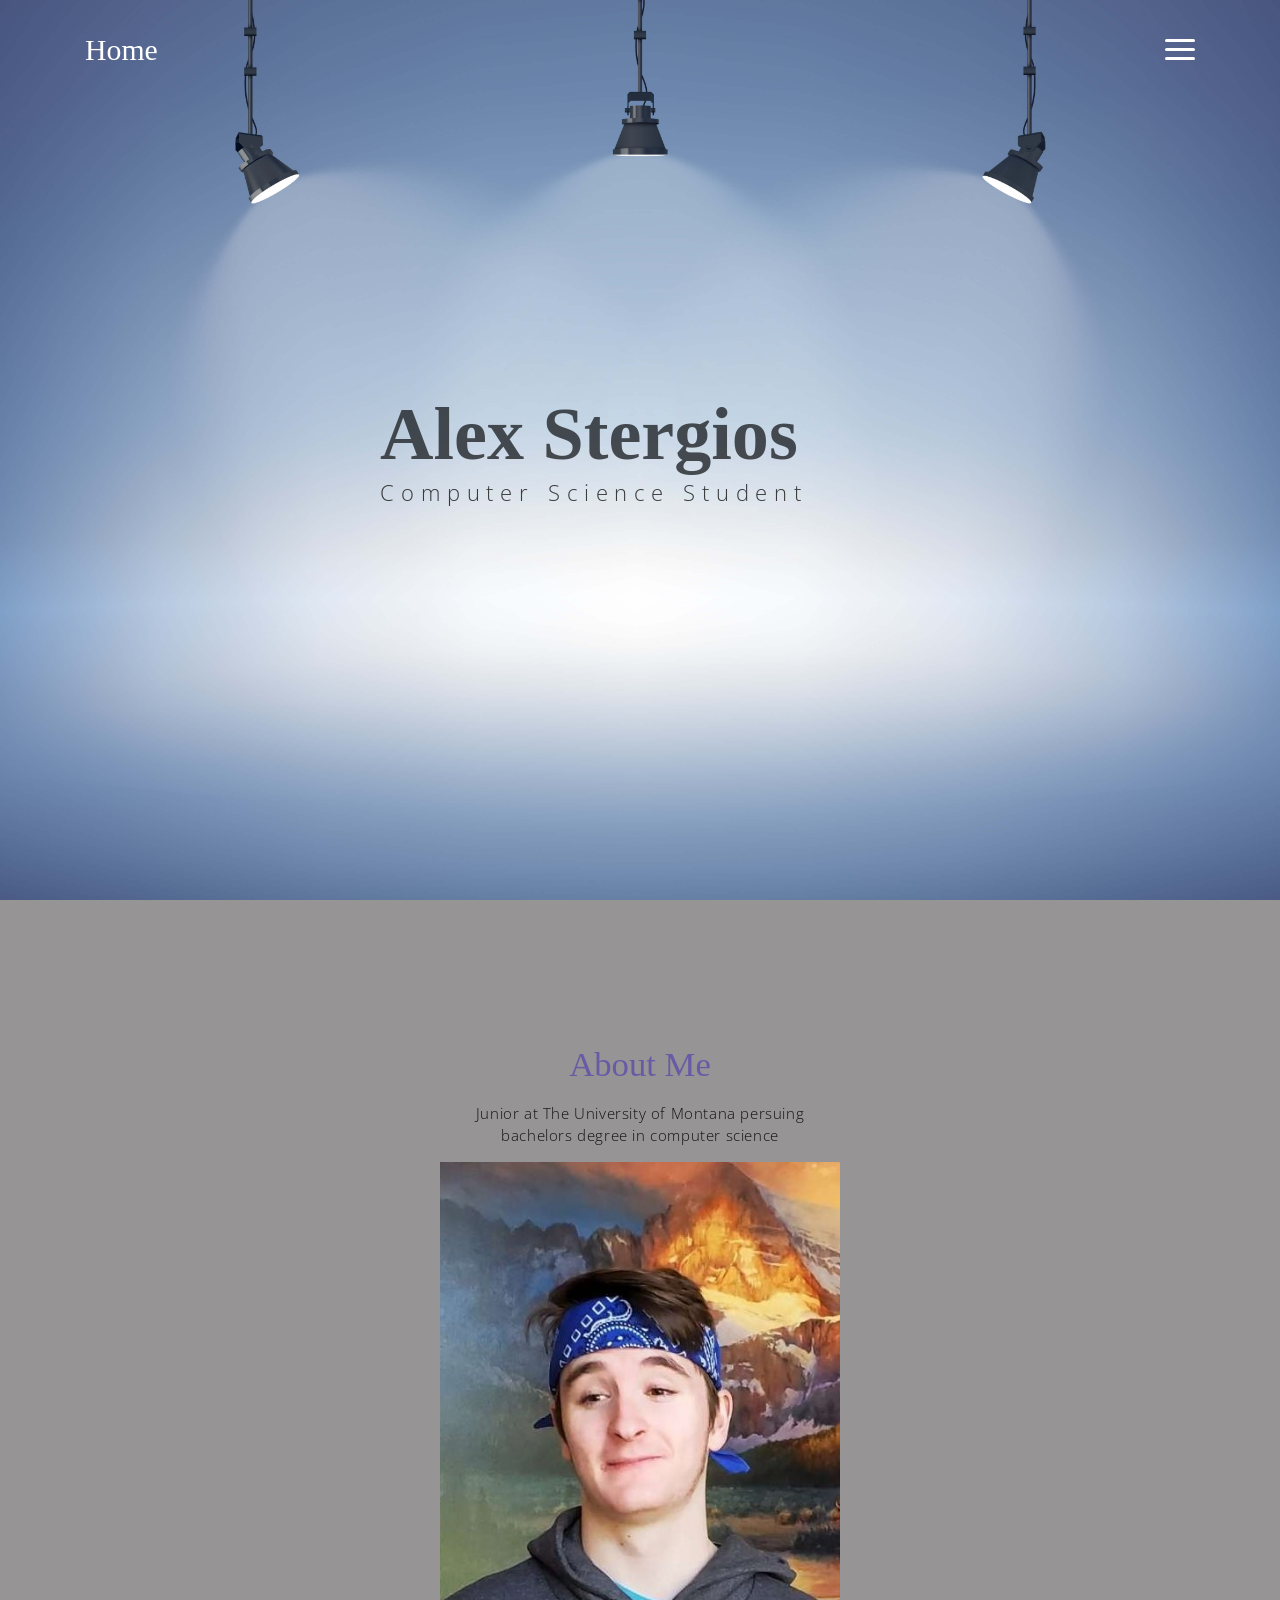
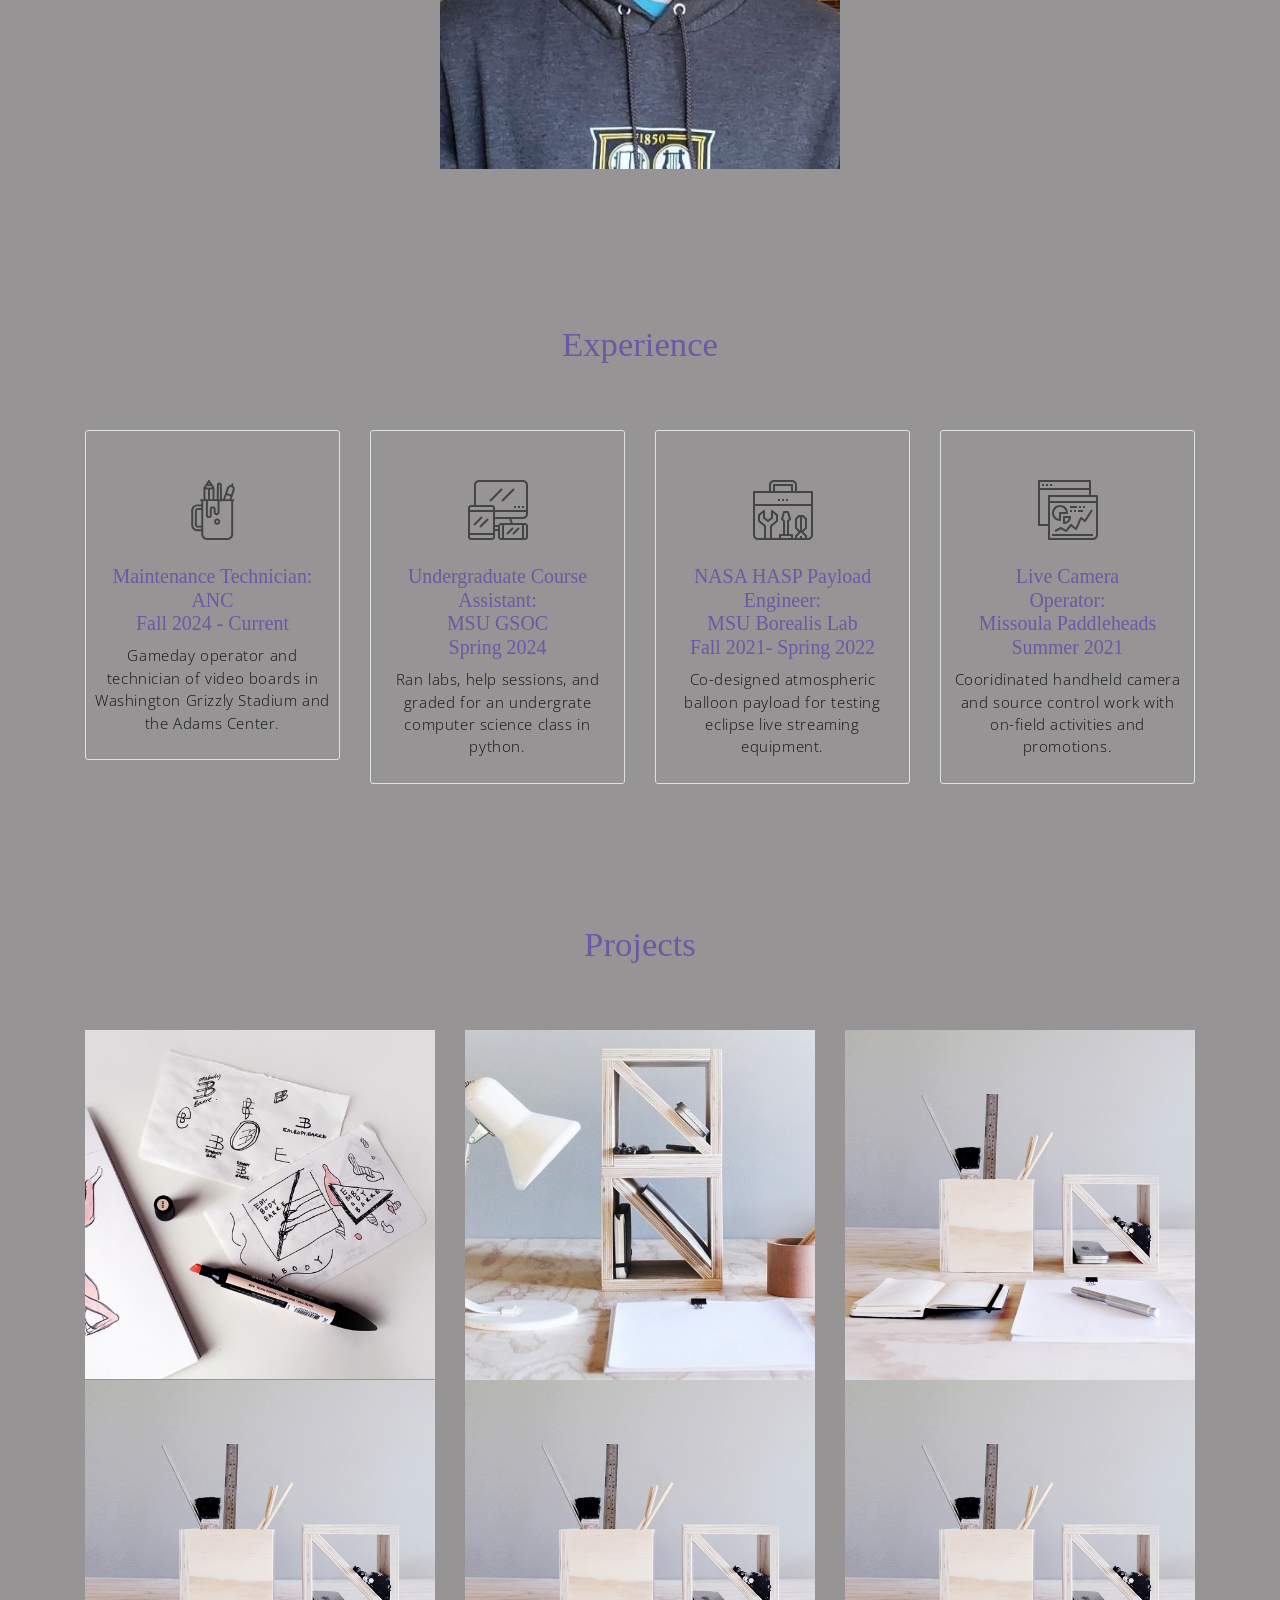
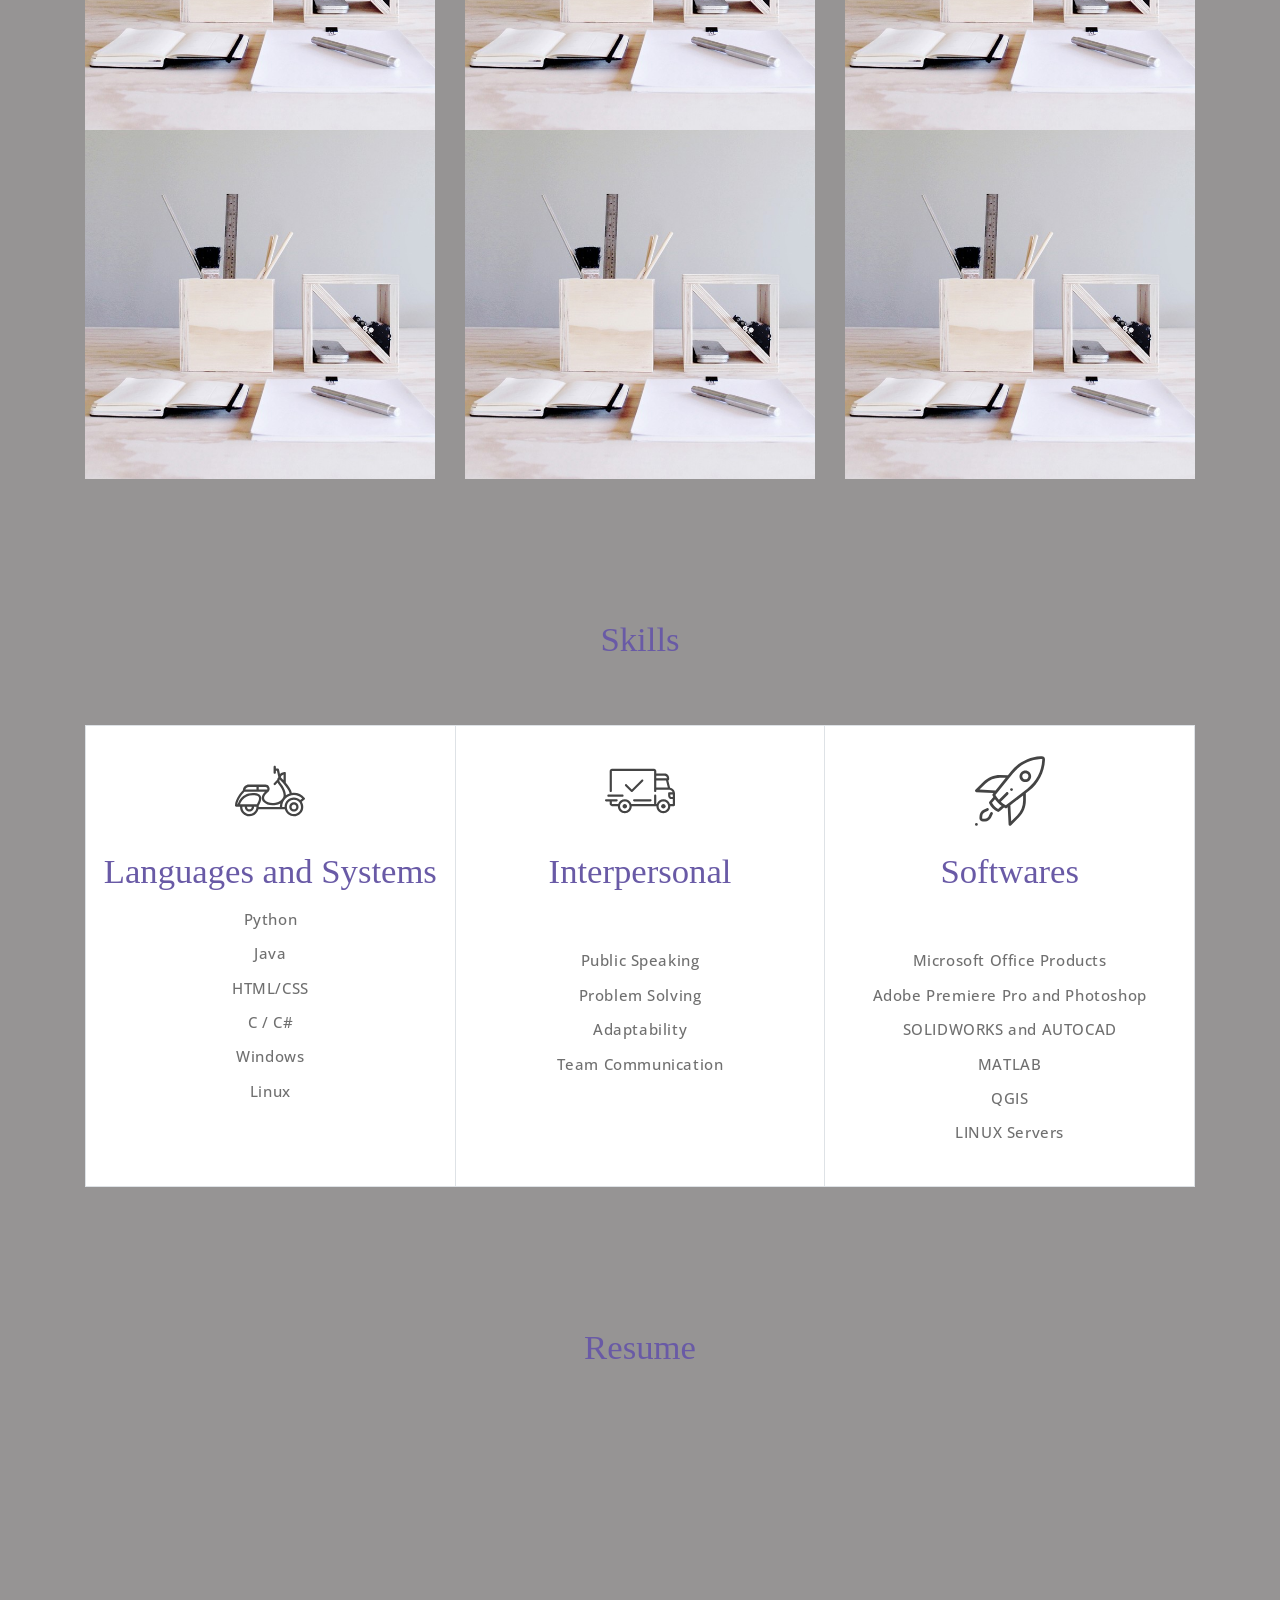
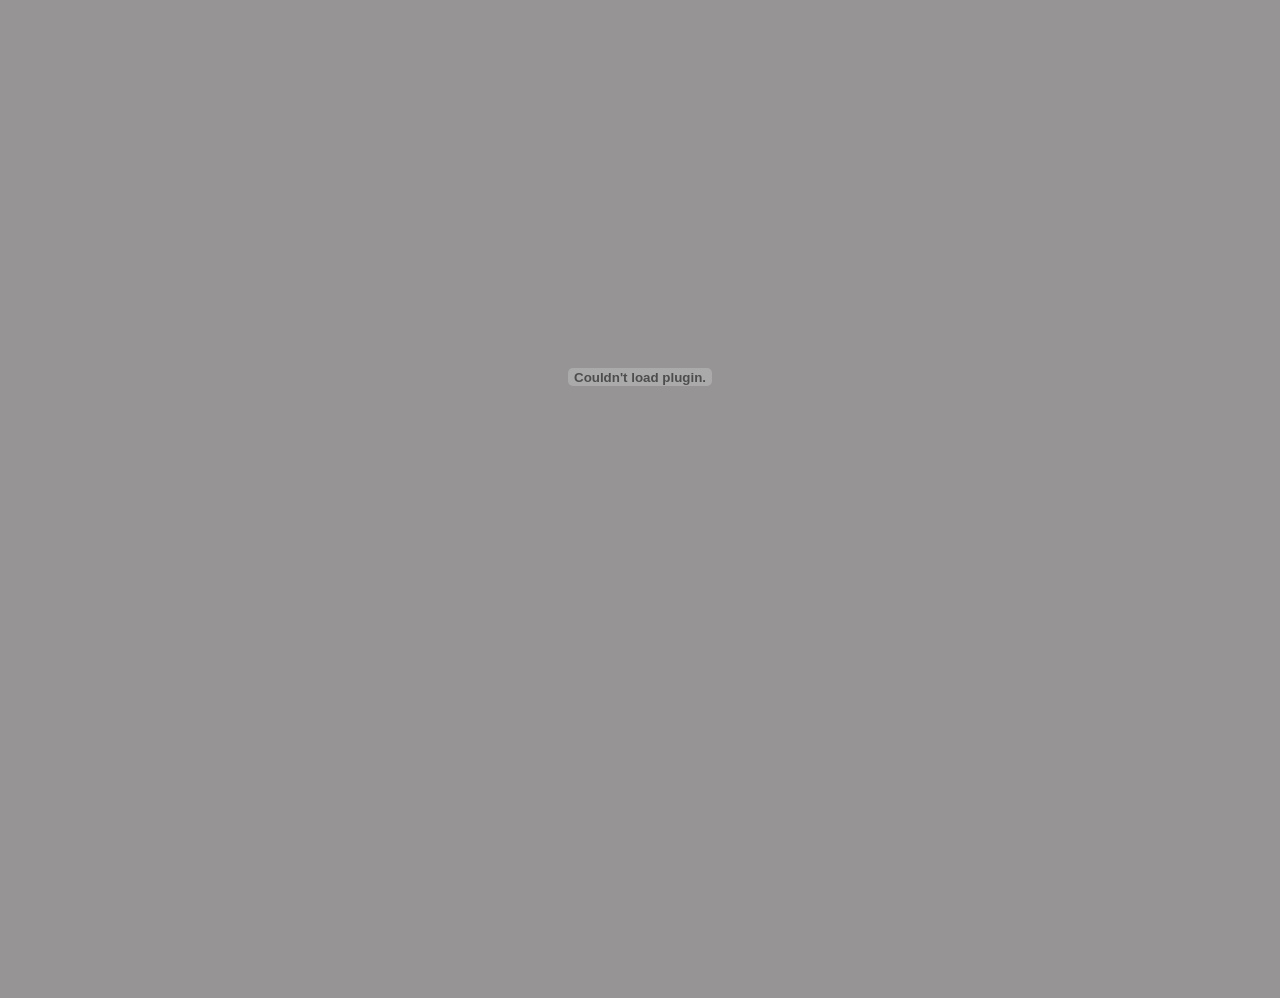
<file: index.html>
<!DOCTYPE html>
<html lang="en">
<head>
	<meta charset="utf-8">
    <meta name="viewport" content="width=device-width, initial-scale=1, shrink-to-fit=no">
    <meta name="description" content="Start your development with Meyawo landing page.">
    <meta name="author" content="Devcrud">
    <title>Alex Stergios E-Portfolio</title>
    <!-- font icons -->
    <link rel="stylesheet" href="assets/vendors/themify-icons/css/themify-icons.css">
    <!-- Bootstrap + Meyawo main styles -->
	<link rel="stylesheet" href="assets/css/meyawo.css">
</head>
<body data-spy="scroll" data-target=".navbar" data-offset="40" id="welcome">

    <!-- Page Navbar -->
    <nav class="custom-navbar" data-spy="affix" data-offset-top="20">
        <div class="container">
            <a class="logo" href="#">Home</a>         
            <ul class="nav">
                <li class="item">
                    <a class="link" href="#welcome">Welcome</a>
                </li>
                <li class="item">
                    <a class="link" href="#about">About</a>
                </li>
                <li class="item">
                    <a class="link" href="#experience">Experience</a>
                </li>
                <li class="item">
                    <a class="link" href="#projects">Projects</a>
                </li>
                <li class="item">
                    <a class="link" href="#skills">Skills</a>
                </li>
                <li class="item">
                    <a class="link" href="#resume">Resume</a>
                </li>
                <li class="item">
                    <a class="link" href="#contact">Contact</a>
                </li>
                <li class="item ml-md-3">
                    <a href="components.html" class="btn btn-primary">Components</a>
                </li>
            </ul>
            <a href="javascript:void(0)" id="nav-toggle" class="hamburger hamburger--elastic">
                <div class="hamburger-box">
                  <div class="hamburger-inner"></div>
                </div>
            </a>
        </div>          
    </nav><!-- End of Page Navbar -->

    <!-- page header -->
    <header id="welcome" class="header">
        <!-- <div class="overlay"></div> -->
        <div class="header-content container">
            <h1 class="header-title">
                <!-- <span class="up">Hello!</span> -->
                <span class="down">Alex Stergios</span>
            </h1>
            <p class="header-subtitle">Computer Science Student</p>            

        </div>              
    </header><!-- end of page header -->

    <!-- about section -->
    <section class="section pt-0" id="about">
        <br><br><br><br><br><br>
        <!-- container -->
        <div class="container text-center">
            <!-- about wrapper -->
            <div class="about">
                <div class="about-img-holder">
                    <img src="assets/imgs/aboutmePic.jpg" class="about-img" alt="Download free bootstrap 4 landing page, free boootstrap 4 templates, Download free bootstrap 4.1 landing page, free boootstrap 4.1.1 templates, meyawo Landing page">
                </div>
                <div class="about-caption">
                    <!-- <p class="section-subtitle">Who Am I ?</p> -->
                    <h2 class="section-title mb-3">About Me</h2>
                    <p>
                        Junior at The University of Montana persuing bachelors degree in computer science</br>
                    </p>
                </div>              
            </div><!-- end of about wrapper -->
        </div><!-- end of container -->
    </section> <!-- end of about section -->

    <!-- expereince section -->
    <section class="section" id="experience">
        <div class="container text-center">
            <!-- <p class="section-subtitle">What I Do ?</p> -->
            <h6 class="section-title mb-6">Experience</h6>
            <!-- row -->
            <div class="row">
                <div class="col-md-6 col-lg-3">
                    <div class="service-card">
                        <div class="body">
                            <img src="assets/imgs/pencil-case.svg" alt="Download free bootstrap 4 landing page, free boootstrap 4 templates, Download free bootstrap 4.1 landing page, free boootstrap 4.1.1 templates, meyawo Landing page" class="icon">
                            <h6 class="title">Maintenance Technician:<br>ANC<br>Fall 2024 - Current</h6>
                            <!-- <p class="subtitle"></nbr>Gameday operator and technician of video boards in Washington Grizzly Stadium and the Adams Center.</p> -->
                            <p>Gameday operator and technician of video boards in Washington Grizzly Stadium and the Adams Center.</p>
                        </div>
                    </div>
                </div>
                <div class="col-md-6 col-lg-3">
                    <div class="service-card">
                        <div class="body">
                            <img src="assets/imgs/responsive.svg" alt="Download free bootstrap 4 landing page, free boootstrap 4 templates, Download free bootstrap 4.1 landing page, free boootstrap 4.1.1 templates, meyawo Landing page" class="icon">
                            <h6 class="title">Undergraduate Course Assistant:<br>MSU GSOC<br>Spring 2024</h6>
                            <!-- <p class="subtitle">Ran labs, help sessions, and graded for an undergrate computer science class in python.</p> -->
                             <p>Ran labs, help sessions, and graded for an undergrate computer science class in python.</p>
                        </div>
                    </div>
                </div>
                <div class="col-md-6 col-lg-3">
                    <div class="service-card">
                        <div class="body">
                            <img src="assets/imgs/toolbox.svg" alt="Download free bootstrap 4 landing page, free boootstrap 4 templates, Download free bootstrap 4.1 landing page, free boootstrap 4.1.1 templates, meyawo Landing page" class="icon">
                            <h6 class="title">NASA HASP Payload Engineer:<br>MSU Borealis Lab<br>Fall 2021- Spring  2022</h6>
                            <!-- <p class="subtitle">Co-designed atmospheric balloon payload for testing eclipse live streaming equipment</p> -->
                             <p>Co-designed atmospheric balloon payload for testing eclipse live streaming equipment.</p>
                        </div>
                    </div>
                </div>
                <div class="col-md-6 col-lg-3">
                    <div class="service-card">
                        <div class="body">
                            <img src="assets/imgs/analytics.svg" alt="Download free bootstrap 4 landing page, free boootstrap 4 templates, Download free bootstrap 4.1 landing page, free boootstrap 4.1.1 templates, meyawo Landing page" class="icon">
                            <h6 class="title">Live Camera<br>Operator:<br>Missoula Paddleheads<br>Summer 2021</h6>
                            <!-- <p class="subtitle">Cooridinated handheld camera and source control work with on-field activities and promotions.</p> -->
                             <p>Cooridinated handheld camera and source control work with on-field activities and promotions.</p>
                        </div>
                    </div>
                </div>
            </div><!-- end of row -->
        </div>
    </section><!-- end of service section -->

    <!-- projects section -->
    <section class="section" id="projects">
        <div class="container text-center">
            <!-- <p class="section-subtitle">What I Did ?</p> -->
            <h6 class="section-title mb-6">Projects</h6>

            <!--row 1-->
            <div class="row">
                <div class="col-md-4">
                    <!--Company Website-->
                    <a href="https://github.com/Chigiriq/companyWebsite" class="portfolio-card">
                        <img src="assets/imgs/folio-1.jpg" class="portfolio-card-img" alt="Download free bootstrap 4 landing page, free boootstrap 4 templates, Download free bootstrap 4.1 landing page, free boootstrap 4.1.1 templates, meyawo Landing page">   
                        <span class="portfolio-card-overlay">
                            <span class="portfolio-card-caption">
                                <h4>Company Website</h5>
                                <p class="font-weight-normal">Multi page website using Django with testing built in</p>
                            </span>                         
                        </span>                     
                    </a>
                </div>

                <!--Message Board-->
                <div class="col-md-4">
                    <a href="https://github.com/Chigiriq/messageBoard" class="portfolio-card">
                        <img src="assets/imgs/folio-2.jpg" class="portfolio-card-img" alt="Download free bootstrap 4 landing page, free boootstrap 4 templates, Download free bootstrap 4.1 landing page, free boootstrap 4.1.1 templates, meyawo Landing page">   
                        <span class="portfolio-card-overlay">
                            <span class="portfolio-card-caption">
                                <h4>Message Board</h5>
                                <p class="font-weight-normal">Website message board system created and maintained with Django</p>
                            </span>                         
                        </span>                     
                    </a>
                </div>
                
                <!--Company Website-->
                <div class="col-md-4">
                    <a href="https://github.com/Chigiriq/ClientServer" class="portfolio-card">
                        <img class="portfolio-card-img" src="assets/imgs/folio-3.jpg" class="img-responsive rounded" alt="Download free bootstrap 4 landing page, free boootstrap 4 templates, Download free bootstrap 4.1 landing page, free boootstrap 4.1.1 templates, meyawo Landing page">    
                        <span class="portfolio-card-overlay">
                            <span class="portfolio-card-caption">
                                <h4>Client Server</h5>
                                <p class="font-weight-normal">Simulated local port communications for digit summation</p>
                            </span>                         
                        </span>                     
                    </a>
                </div>
            </div>
            <!--end of row 1 -->
            
            <!--start of row 2-->
            <div class="row">
                <!--Newspaper App-->
                <div class="col-md-4">
                    <a href="https://github.com/Chigiriq/news" class="portfolio-card">
                        <img class="portfolio-card-img" src="assets/imgs/folio-3.jpg" class="img-responsive rounded" alt="Download free bootstrap 4 landing page, free boootstrap 4 templates, Download free bootstrap 4.1 landing page, free boootstrap 4.1.1 templates, meyawo Landing page">    
                        <span class="portfolio-card-overlay">
                            <span class="portfolio-card-caption">
                                <h4>Newspaper App</h4>
                                <p class="font-weight-normal">Example in development and implementation for Django websites</p>
                            </span>                         
                        </span>                     
                    </a>
                </div>
                
                <!--GIS Missoula PD 911 answered calls GIS project-->
                <div class="col-md-4">
                    <a href="https://jakebova.com/missoula911/index.html" class="portfolio-card">
                        <img class="portfolio-card-img" src="assets/imgs/folio-3.jpg" class="img-responsive rounded" alt="Download free bootstrap 4 landing page, free boootstrap 4 templates, Download free bootstrap 4.1 landing page, free boootstrap 4.1.1 templates, meyawo Landing page">    
                        <span class="portfolio-card-overlay">
                            <span class="portfolio-card-caption">
                                <h4>Missoula, MT Police Dept. answered 911 calls (2023-2024)</h4>
                                <p class="font-weight-normal">Contributor to heatmap implementations and creator of the neighborhood call map. Created through python.</p>
                            </span>                         
                        </span>                     
                    </a>
                </div>
            
            <!--GIS Groundwater Map MT project-->
            <div class="col-md-4">
                <a href="https://github.com/Chigiriq/MontanaGroundwater" class="portfolio-card">
                    <img class="portfolio-card-img" src="assets/imgs/folio-3.jpg" class="img-responsive rounded" alt="Download free bootstrap 4 landing page, free boootstrap 4 templates, Download free bootstrap 4.1 landing page, free boootstrap 4.1.1 templates, meyawo Landing page">    
                    <span class="portfolio-card-overlay">
                        <span class="portfolio-card-caption">
                            <h4>Montana Groundwater Map Development and Generation</h4>
                            <p class="font-weight-normal">GIS project aiming to observe the correlation between groundwater locations and population density. Created through QGIS.</p>
                        </span>                         
                    </span>                     
                </a>
            </div>
        </div> <!--end of row 2-->

        <!--start of row 3-->
        <div class="row">
            <!--Random Forest Geo Project 3-->
            <div class="col-md-4">
                <a href="https://chigiriq.github.io/gp3/" class="portfolio-card">
                    <img class="portfolio-card-img" src="assets/imgs/folio-3.jpg" class="img-responsive rounded" alt="Download free bootstrap 4 landing page, free boootstrap 4 templates, Download free bootstrap 4.1 landing page, free boootstrap 4.1.1 templates, meyawo Landing page">    
                    <span class="portfolio-card-overlay">
                        <span class="portfolio-card-caption">
                            <h4>Population Density Prediction Map</h4>
                            <p class="font-weight-normal">GIS project aiming to predict population density based off of NDVI, rainfall, temperature, and aquifer locations. Utilizes SciKit-Learn's Random Forest Regression.</p>
                        </span>                         
                    </span>                     
                </a>
            </div>
            
            <!-- GIS Project 4: Antarctic Subglacial Lake Analysis-->
            <div class="col-md-4">
                <a href="https://github.com/Chigiriq/GIS_p4" class="portfolio-card">
                    <img class="portfolio-card-img" src="assets/imgs/folio-3.jpg" class="img-responsive rounded" alt="Download free bootstrap 4 landing page, free boootstrap 4 templates, Download free bootstrap 4.1 landing page, free boootstrap 4.1.1 templates, meyawo Landing page">    
                    <span class="portfolio-card-overlay">
                        <span class="portfolio-card-caption">
                            <h4>Antarctic Subglacial Lake and Slope Analysis</h4>
                            <p class="font-weight-normal">GIS project understanding the correlations between antartic slopes to subglacial lake locations and beyond.</p>
                        </span>                         
                    </span>                     
                </a>
            </div>
        
        <!--Webapp Dev Final Project-->
        <div class="col-md-4">
            <a href="https://github.com/Chigiriq/reviewWebsite" class="portfolio-card">
                <img class="portfolio-card-img" src="assets/imgs/folio-3.jpg" class="img-responsive rounded" alt="Download free bootstrap 4 landing page, free boootstrap 4 templates, Download free bootstrap 4.1 landing page, free boootstrap 4.1.1 templates, meyawo Landing page">    
                <span class="portfolio-card-overlay">
                    <span class="portfolio-card-caption">
                        <h4>Game Review Website</h4>
                        <p class="font-weight-normal">Fully built-out django website simulating a game reviewing website. Functionalities include an updating products, reviews, and profile page.</p>
                    </span>                         
                </span>                     
            </a>
        </div>
    </div> 
    <!--end of row 2-->

        </div><!-- end of container -->
    </section> <!-- end of portfolio section -->

    <!-- skills section -->
    <section class="section" id="skills">
        <div class="container text-center">
            <h6 class="section-title mb-6">Skills</h6>
            <!-- row -->
            <div class="pricing-wrapper">
                <div class="pricing-card">
                    <div class="pricing-card-header">
                        <img class="pricing-card-icon" src="assets/imgs/scooter.svg" alt="Download free bootstrap 4 landing page, free boootstrap 4 templates, Download free bootstrap 4.1 landing page, free boootstrap 4.1.1 templates, meyawo Landing page">
                    </div>
                    <div class="pricing-card-body">
                        <h6 class="pricing-card-title">Languages and Systems</h6>
                        <div class="pricing-card-list">
                            <p>Python</p>
                            <p>Java</p>
                            <p>HTML/CSS</p>
                            <p>C / C#</p>
                            <p>Windows</p>
                            <p>Linux</p>
                        </div>
                    </div>
                </div>
                <div class="pricing-card">
                    <div class="pricing-card-header">
                        <img class="pricing-card-icon" src="assets/imgs/shipped.svg" alt="Download free bootstrap 4 landing page, free boootstrap 4 templates, Download free bootstrap 4.1 landing page, free boootstrap 4.1.1 templates, meyawo Landing page">
                    </div>
                    <div class="pricing-card-body">
                        <h6 class="pricing-card-title">Interpersonal<br><br></h6>
                        <div class="pricing-card-list">
                            <p>Public Speaking</p>
                            <p>Problem Solving</p>
                            <p>Adaptability</p>
                            <p>Team Communication</p>
                        </div>
                    </div>
                </div>
                <div class="pricing-card">
                    <div class="pricing-card-header">
                        <img class="pricing-card-icon" src="assets/imgs/startup.svg" alt="Download free bootstrap 4 landing page, free boootstrap 4 templates, Download free bootstrap 4.1 landing page, free boootstrap 4.1.1 templates, meyawo Landing page">
                    </div>
                    <div class="pricing-card-body">
                        <h6 class="pricing-card-title">Softwares<br><br></h6>
                        <div class="pricing-card-list">
                            <p>Microsoft Office Products</p>
                            <p>Adobe Premiere Pro and Photoshop</p>
                            <p>SOLIDWORKS and AUTOCAD</p>
                            <p>MATLAB</p>
                            <p>QGIS</p>
                            <p>LINUX Servers</p>
                        </div>
                    </div>
                </div>

            </div><!-- end of pricing wrapper -->
        </div> <!-- end of container -->
    </section><!-- end of pricing section -->

    <!-- resume Section -->
    <section class="section" id="resume">
        <div class="container text-center">
            <h6 class="section-title mb-6">Resume</h6>
            <!-- <p>If you download locally file will show? Not sure why it doesn't work here...</p> -->
            <embed src="/assets/pdfs/alexStergios.pdf" width="800px" height="1090px" />
            <!-- <iframe src="/assets/pdfs/alexStergios.pdf" style="width: 100%;height: 100%;border: none;"></iframe> -->
        </div>
    </section>

	<!-- core  -->
    <script src="assets/vendors/jquery/jquery-3.4.1.js"></script>
    <script src="assets/vendors/bootstrap/bootstrap.bundle.js"></script>

    <!-- bootstrap 3 affix -->
	<script src="assets/vendors/bootstrap/bootstrap.affix.js"></script>

    <!-- Meyawo js -->
    <script src="assets/js/meyawo.js"></script>

</body>
</html>
</file>
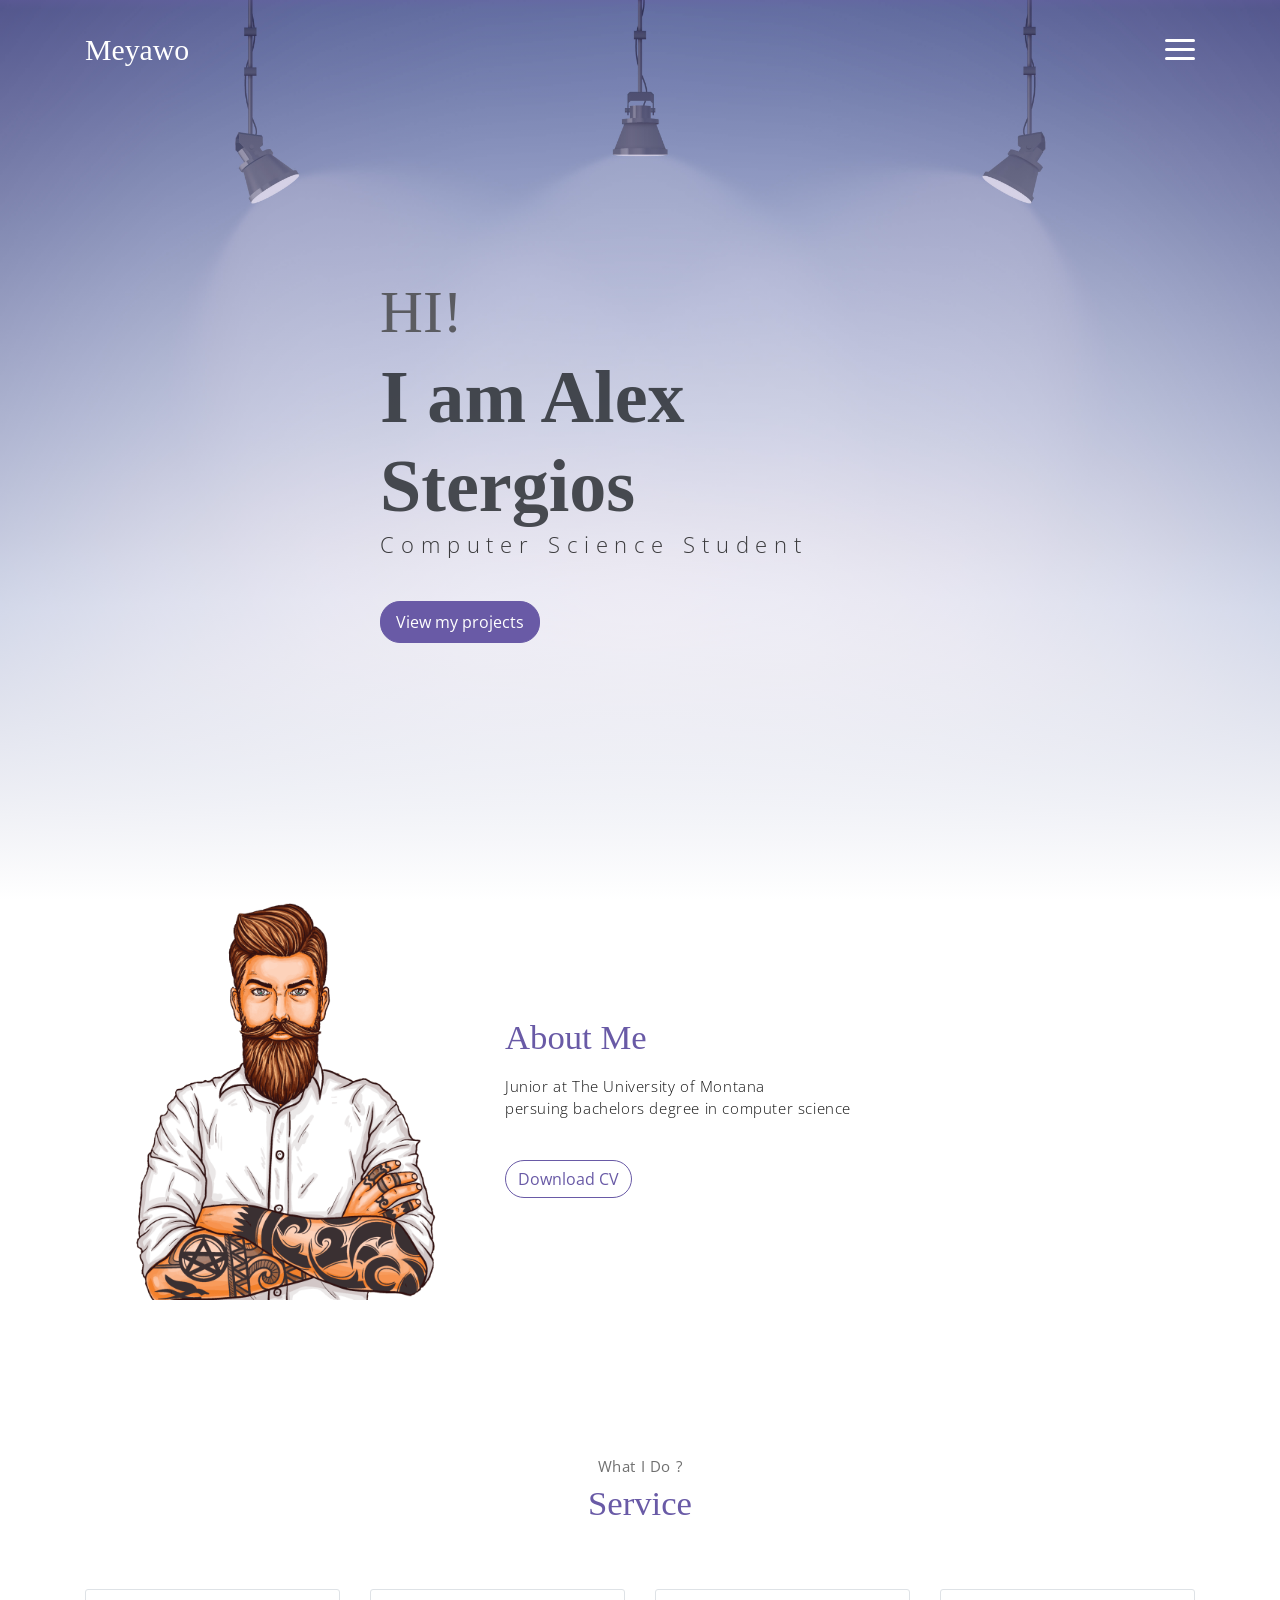
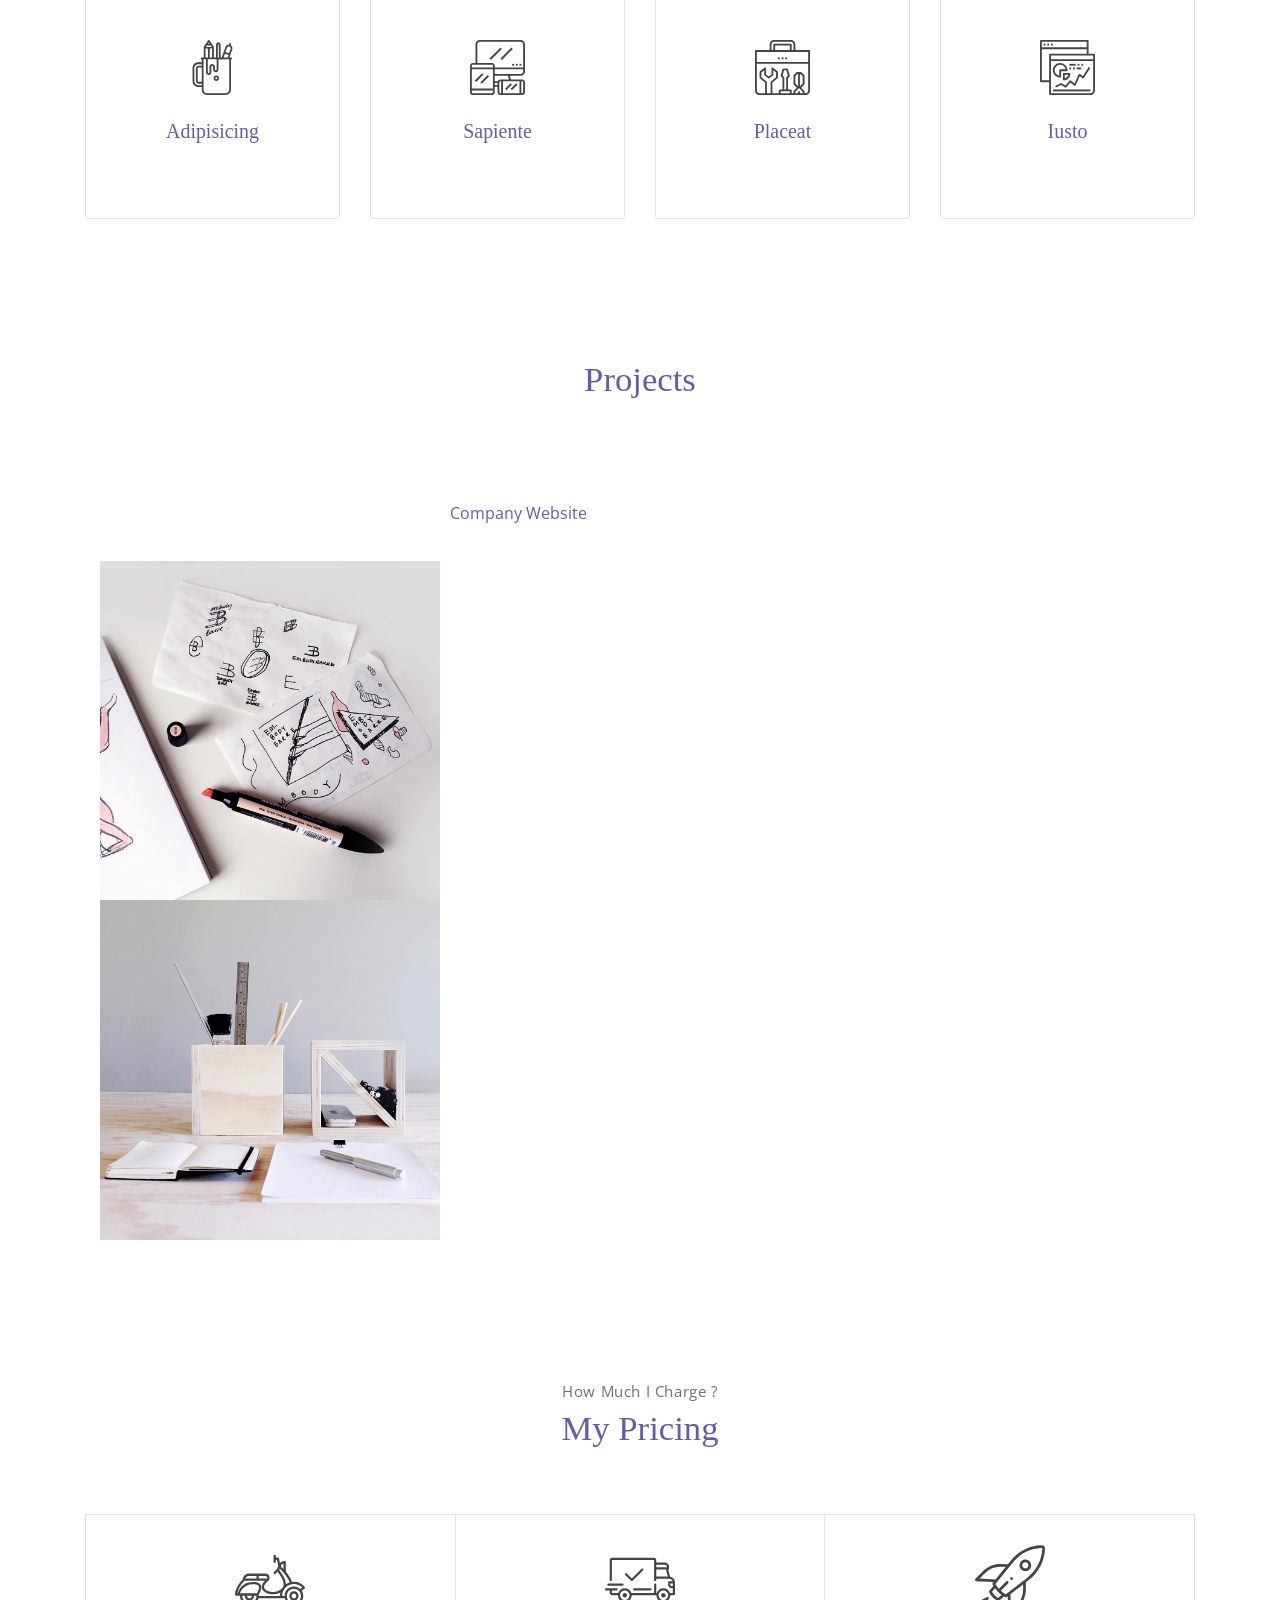
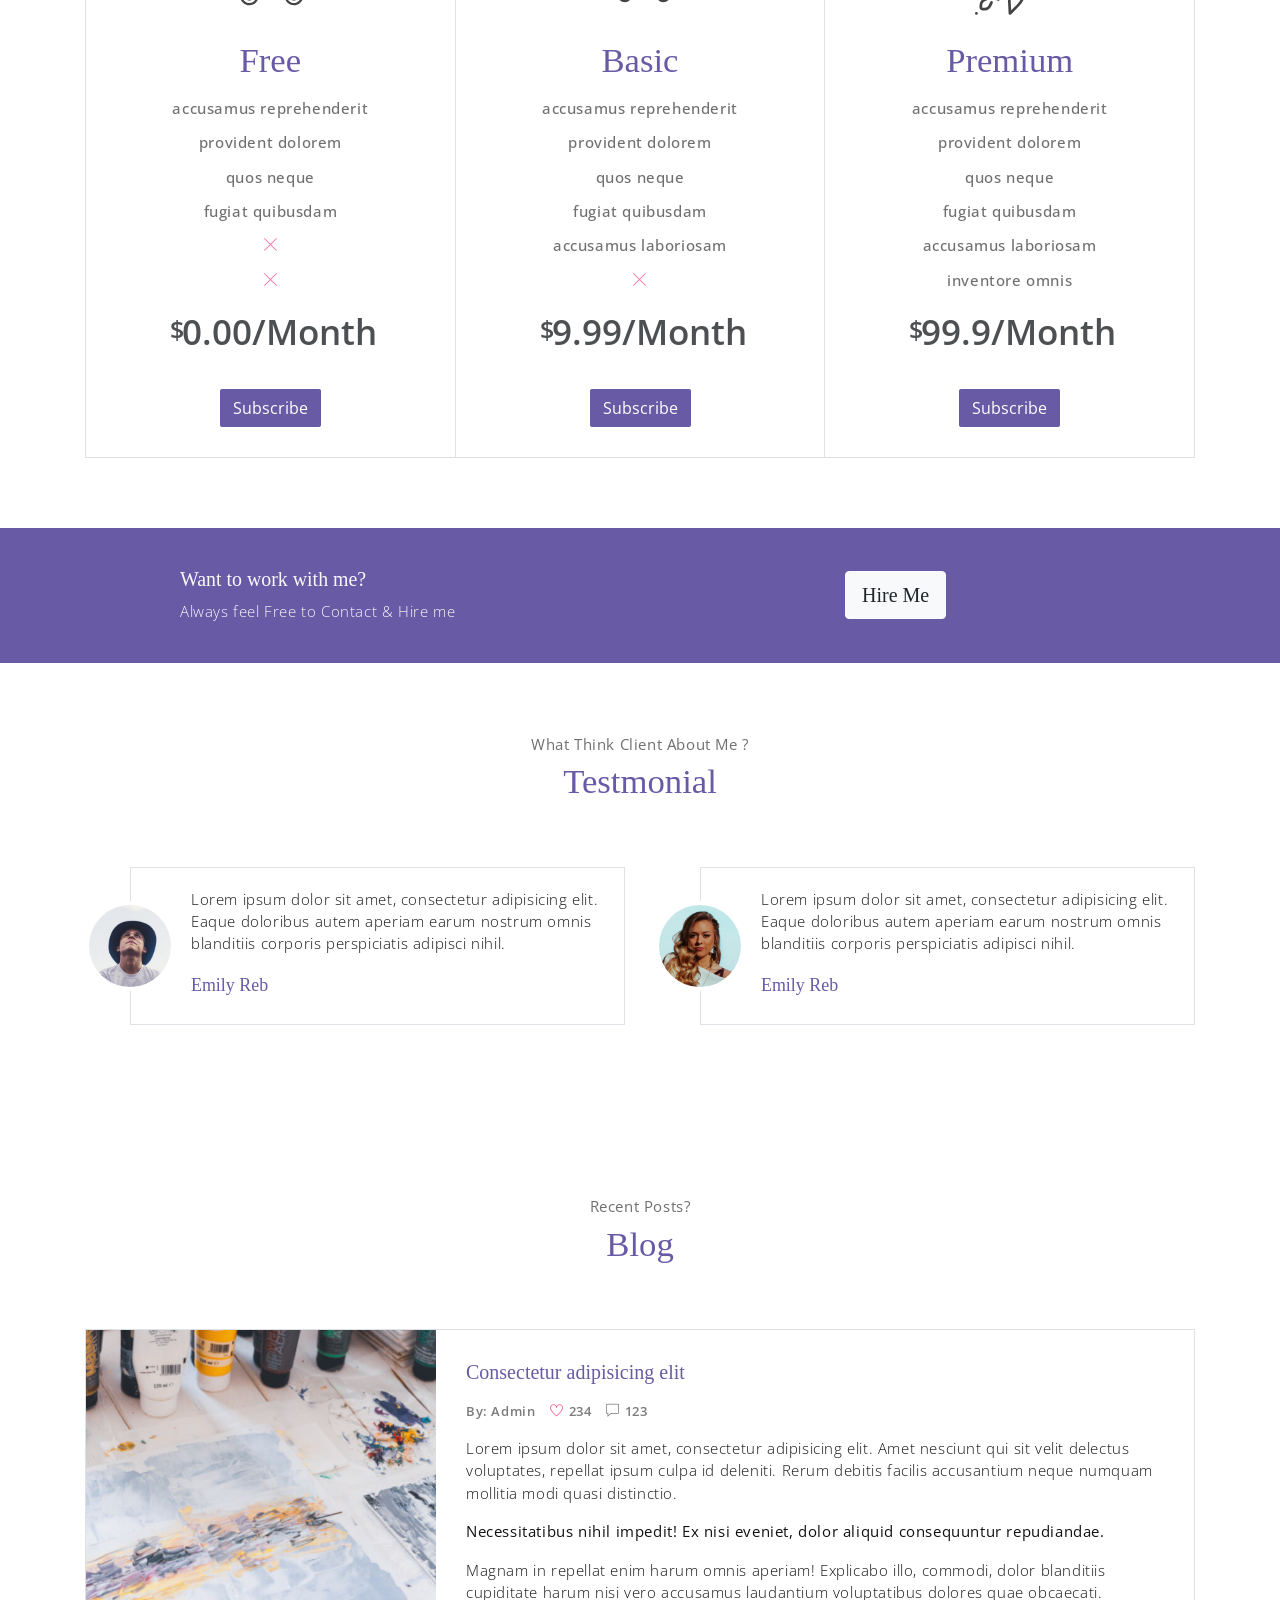
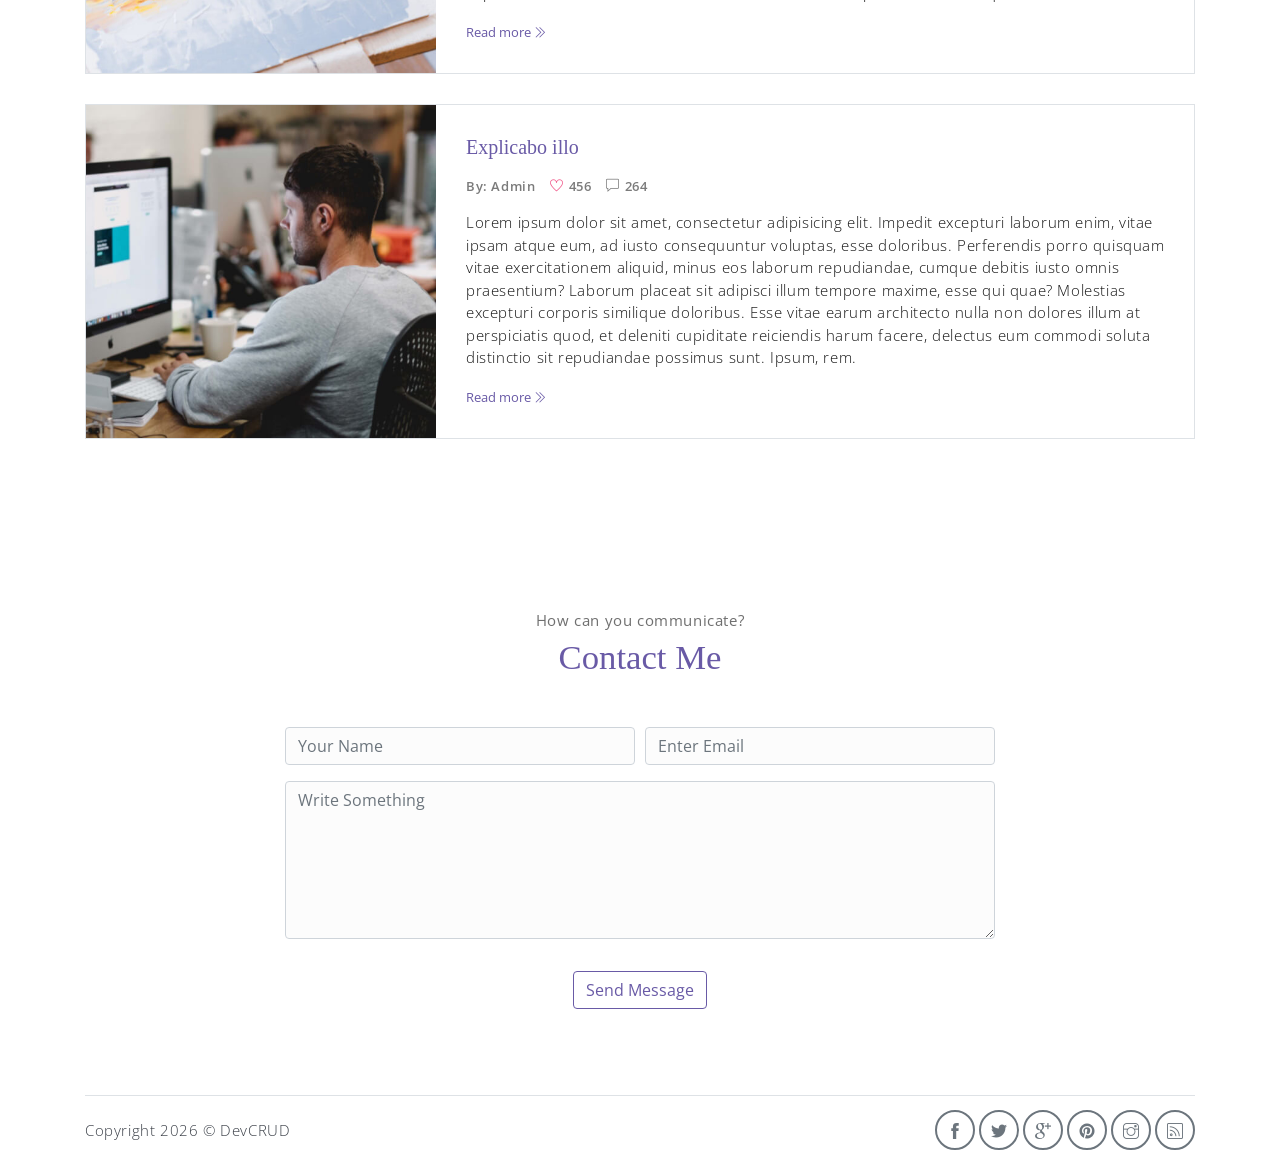
<file: public_html/index.html>
<!DOCTYPE html>
<html lang="en">
<head>
	<meta charset="utf-8">
    <meta name="viewport" content="width=device-width, initial-scale=1, shrink-to-fit=no">
    <meta name="description" content="Start your development with Meyawo landing page.">
    <meta name="author" content="Devcrud">
    <title>Meyawo Landing page | Free Bootstrap 4.3.x landing page</title>
    <!-- font icons -->
    <link rel="stylesheet" href="assets/vendors/themify-icons/css/themify-icons.css">
    <!-- Bootstrap + Meyawo main styles -->
	<link rel="stylesheet" href="assets/css/meyawo.css">
</head>
<body data-spy="scroll" data-target=".navbar" data-offset="40" id="welcome">

    <!-- Page Navbar -->
    <nav class="custom-navbar" data-spy="affix" data-offset-top="20">
        <div class="container">
            <a class="logo" href="#">Meyawo</a>         
            <ul class="nav">
                <li class="item">
                    <a class="link" href="#welcome">Welcome</a>
                </li>
                <li class="item">
                    <a class="link" href="#about">About</a>
                </li>
                <li class="item">
                    <a class="link" href="#portfolio">Portfolio</a>
                </li>
                <li class="item">
                    <a class="link" href="#testmonial">Testmonial</a>
                </li>
                <li class="item">
                    <a class="link" href="#blog">Blog</a>
                </li>
                <li class="item">
                    <a class="link" href="#contact">Contact</a>
                </li>
                <li class="item ml-md-3">
                    <a href="components.html" class="btn btn-primary">Components</a>
                </li>
            </ul>
            <a href="javascript:void(0)" id="nav-toggle" class="hamburger hamburger--elastic">
                <div class="hamburger-box">
                  <div class="hamburger-inner"></div>
                </div>
            </a>
        </div>          
    </nav><!-- End of Page Navbar -->

    <!-- page header -->
    <header id="welcome" class="header">
        <div class="overlay"></div>
        <div class="header-content container">
            <h1 class="header-title">
                <span class="up">HI!</span>
                <span class="down">I am Alex Stergios</span>
            </h1>
            <p class="header-subtitle">Computer Science Student</p>            

            <button class="btn btn-primary">View my projects</button>
        </div>              
    </header><!-- end of page header -->

    <!-- about section -->
    <section class="section pt-0" id="about">
        <!-- container -->
        <div class="container text-center">
            <!-- about wrapper -->
            <div class="about">
                <div class="about-img-holder">
                    <img src="assets/imgs/man.png" class="about-img" alt="Download free bootstrap 4 landing page, free boootstrap 4 templates, Download free bootstrap 4.1 landing page, free boootstrap 4.1.1 templates, meyawo Landing page">
                </div>
                <div class="about-caption">
                    <!-- <p class="section-subtitle">Who Am I ?</p> -->
                    <h2 class="section-title mb-3">About Me</h2>
                    <p>
                        Junior at The University of Montana 
                        <br>persuing bachelors degree in computer science</br>
                    </p>
                    <button class="btn-rounded btn btn-outline-primary mt-4">Download CV</button>
                </div>              
            </div><!-- end of about wrapper -->
        </div><!-- end of container -->
    </section> <!-- end of about section -->

    <!-- service section -->
    <section class="section" id="service">
        <div class="container text-center">
            <p class="section-subtitle">What I Do ?</p>
            <h6 class="section-title mb-6">Service</h6>
            <!-- row -->
            <div class="row">
                <div class="col-md-6 col-lg-3">
                    <div class="service-card">
                        <div class="body">
                            <img src="assets/imgs/pencil-case.svg" alt="Download free bootstrap 4 landing page, free boootstrap 4 templates, Download free bootstrap 4.1 landing page, free boootstrap 4.1.1 templates, meyawo Landing page" class="icon">
                            <h6 class="title">Adipisicing</h6>
                            <p class="subtitle">Labore velit culpa adipisci excepturi consequuntur itaque in nam molestias dolorem iste quod.</p>
                        </div>
                    </div>
                </div>
                <div class="col-md-6 col-lg-3">
                    <div class="service-card">
                        <div class="body">
                            <img src="assets/imgs/responsive.svg" alt="Download free bootstrap 4 landing page, free boootstrap 4 templates, Download free bootstrap 4.1 landing page, free boootstrap 4.1.1 templates, meyawo Landing page" class="icon">
                            <h6 class="title">Sapiente</h6>
                            <p class="subtitle">Labore velit culpa adipisci excepturi consequuntur itaque in nam molestias dolorem iste quod.</p>
                        </div>
                    </div>
                </div>
                <div class="col-md-6 col-lg-3">
                    <div class="service-card">
                        <div class="body">
                            <img src="assets/imgs/toolbox.svg" alt="Download free bootstrap 4 landing page, free boootstrap 4 templates, Download free bootstrap 4.1 landing page, free boootstrap 4.1.1 templates, meyawo Landing page" class="icon">
                            <h6 class="title">Placeat</h6>
                            <p class="subtitle">Labore velit culpa adipisci excepturi consequuntur itaque in nam molestias dolorem iste quod.</p>
                        </div>
                    </div>
                </div>
                <div class="col-md-6 col-lg-3">
                    <div class="service-card">
                        <div class="body">
                            <img src="assets/imgs/analytics.svg" alt="Download free bootstrap 4 landing page, free boootstrap 4 templates, Download free bootstrap 4.1 landing page, free boootstrap 4.1.1 templates, meyawo Landing page" class="icon">
                            <h6 class="title">Iusto</h6>
                            <p class="subtitle">Labore velit culpa adipisci excepturi consequuntur itaque in nam molestias dolorem iste quod.</p>
                        </div>
                    </div>
                </div>
            </div><!-- end of row -->
        </div>
    </section><!-- end of service section -->

    <!-- portfolio section -->
    <section class="section" id="projects">
        <div class="container text-center">
            <!-- <p class="section-subtitle">What I Did ?</p> -->
            <h6 class="section-title mb-6">Projects</h6>
            <!-- row -->
            <div class="row">
                <div class="col-md-4"></div>
                    <a href="#" class="portfolio-card">
                        <div class = "portfolio-card-text">
                            Company Website
                        </div>
                        <span class="portfolio-card-overlay">
                            <span class="portfolio-card-caption">
                                <h4>Web Designing</h5>
                                <p class="font-weight-normal">Category: Web Templates</p>
                            </span>                         
                        </span>                         
                    </a>
                </div>
                
                <div class="col-md-4">
                    <a href="#" class="portfolio-card">
                        <img src="assets/imgs/folio-1.jpg" class="portfolio-card-img" alt="Download free bootstrap 4 landing page, free boootstrap 4 templates, Download free bootstrap 4.1 landing page, free boootstrap 4.1.1 templates, meyawo Landing page">   
                        <span class="portfolio-card-overlay">
                            <span class="portfolio-card-caption">
                                <!-- <h4>Web Designing</h5> -->
                                <p class="font-weight-normal">Description: eto bleh</p>
                            </span>                         
                        </span>                     
                    </a>
                </div>
                
                <div class="col-md-4">
                    <a href="#" class="portfolio-card">
                        <img class="portfolio-card-img" src="assets/imgs/folio-3.jpg" class="img-responsive rounded" alt="Download free bootstrap 4 landing page, free boootstrap 4 templates, Download free bootstrap 4.1 landing page, free boootstrap 4.1.1 templates, meyawo Landing page">    
                        <span class="portfolio-card-overlay">
                            <span class="portfolio-card-caption">
                                <h4>Web Designing</h5>
                                <p class="font-weight-normal">Category: Web Templates</p>
                            </span>                         
                        </span>                     
                    </a>
                </div>
            </div><!-- end of row -->
        </div><!-- end of container -->
    </section> <!-- end of portfolio section -->

    <!-- pricing section -->
    <section class="section" id="pricing">
        <div class="container text-center">
            <p class="section-subtitle">How Much I Charge ?</p>
            <h6 class="section-title mb-6">My Pricing</h6>
            <!-- row -->
            <div class="pricing-wrapper">
                <div class="pricing-card">
                    <div class="pricing-card-header">
                        <img class="pricing-card-icon" src="assets/imgs/scooter.svg" alt="Download free bootstrap 4 landing page, free boootstrap 4 templates, Download free bootstrap 4.1 landing page, free boootstrap 4.1.1 templates, meyawo Landing page">
                    </div>
                    <div class="pricing-card-body">
                        <h6 class="pricing-card-title">Free</h6>
                        <div class="pricing-card-list">
                            <p>accusamus reprehenderit</p>
                            <p>provident dolorem </p>
                            <p>quos neque</p>
                            <p>fugiat quibusdam</p>
                            <p><i class="ti-close"></i></p>
                            <p><i class="ti-close"></i></p>
                        </div>
                    </div>
                    <div class="pricing-card-footer">
                        <span>$</span>
                        <span>0.00/Month</span>
                    </div>
                    <a href="#" class="btn btn-primary mt-3 pricing-card-btn">Subscribe</a>
                </div>
                <div class="pricing-card">
                    <div class="pricing-card-header">
                        <img class="pricing-card-icon" src="assets/imgs/shipped.svg" alt="Download free bootstrap 4 landing page, free boootstrap 4 templates, Download free bootstrap 4.1 landing page, free boootstrap 4.1.1 templates, meyawo Landing page">
                    </div>
                    <div class="pricing-card-body">
                        <h6 class="pricing-card-title">Basic</h6>
                        <div class="pricing-card-list">
                            <p>accusamus reprehenderit</p>
                            <p>provident dolorem </p>
                            <p>quos neque</p>
                            <p>fugiat quibusdam</p>
                            <p>accusamus laboriosam</p>
                            <p><i class="ti-close"></i></p>
                        </div>
                    </div>
                    <div class="pricing-card-footer">
                        <span>$</span>
                        <span>9.99/Month</span>
                    </div>
                    <a href="#" class="btn btn-primary mt-3 pricing-card-btn">Subscribe</a>
                </div>
                <div class="pricing-card">
                    <div class="pricing-card-header">
                        <img class="pricing-card-icon" src="assets/imgs/startup.svg" alt="Download free bootstrap 4 landing page, free boootstrap 4 templates, Download free bootstrap 4.1 landing page, free boootstrap 4.1.1 templates, meyawo Landing page">
                    </div>
                    <div class="pricing-card-body">
                        <h6 class="pricing-card-title">Premium</h6>
                        <div class="pricing-card-list">
                            <p>accusamus reprehenderit</p>
                            <p>provident dolorem </p>
                            <p>quos neque</p>
                            <p>fugiat quibusdam</p>
                            <p>accusamus laboriosam</p>
                            <p>inventore omnis</p>
                        </div>
                    </div>
                    <div class="pricing-card-footer">
                        <span>$</span>
                        <span>99.9/Month</span>
                    </div>
                    <a href="#" class="btn btn-primary mt-3 pricing-card-btn">Subscribe</a>
                </div>

            </div><!-- end of pricing wrapper -->
        </div> <!-- end of container -->
    </section><!-- end of pricing section -->

    <!-- section -->
    <section class="section-sm bg-primary">
        <!-- container -->
        <div class="container text-center text-sm-left">
            <!-- row -->
            <div class="row align-items-center">
                <div class="col-sm offset-md-1 mb-4 mb-md-0">
                    <h6 class="title text-light">Want to work with me?</h6>
                    <p class="m-0 text-light">Always feel Free to Contact & Hire me</p>
                </div>
                <div class="col-sm offset-sm-2 offset-md-3">
                    <button class="btn btn-lg my-font btn-light rounded">Hire Me</button>
                </div>
            </div> <!-- end of row -->
        </div> <!-- end of container -->
    </section> <!-- end of section -->

    <!-- testimonial section -->
    <section class="section" id="testmonial">
        <div class="container text-center">
            <p class="section-subtitle">What Think Client About Me ?</p>
            <h6 class="section-title mb-6">Testmonial</h6>

            <!-- row -->
            <div class="row">
                <div class="col-md-6">
                    <div class="testimonial-card">
                        <div class="testimonial-card-img-holder">
                            <img src="assets/imgs/avatar2.jpg" class="testimonial-card-img" alt="Download free bootstrap 4 landing page, free boootstrap 4 templates, Download free bootstrap 4.1 landing page, free boootstrap 4.1.1 templates, meyawo Landing page">                           
                        </div>
                        <div class="testimonial-card-body">
                            <p class="testimonial-card-subtitle">Lorem ipsum dolor sit amet, consectetur adipisicing elit. Eaque doloribus autem aperiam earum nostrum omnis blanditiis corporis perspiciatis adipisci nihil.</p>
                            <h6 class="testimonial-card-title">Emily Reb</h6>
                        </div>
                    </div>
                </div>
                <div class="col-md-6">
                    <div class="testimonial-card">
                        <div class="testimonial-card-img-holder">
                            <img src="assets/imgs/avatar3.jpg" class="testimonial-card-img" alt="Download free bootstrap 4 landing page, free boootstrap 4 templates, Download free bootstrap 4.1 landing page, free boootstrap 4.1.1 templates, meyawo Landing page">                        
                        </div>
                        <div class="testimonial-card-body">
                            <p class="testimonial-card-subtitle">Lorem ipsum dolor sit amet, consectetur adipisicing elit. Eaque doloribus autem aperiam earum nostrum omnis blanditiis corporis perspiciatis adipisci nihil.</p>
                            <h6 class="testimonial-card-title">Emily Reb</h6>
                        </div>
                    </div>
                </div>
            </div>
        </div> <!-- end of container -->
    </section> <!-- end of testimonial section -->
    
    <!-- blog section -->
    <section class="section" id="blog">
        <!-- container -->
        <div class="container text-center">
            <p class="section-subtitle">Recent Posts?</p>
            <h6 class="section-title mb-6">Blog</h6>
            <!-- blog-wrapper -->
            <div class="blog-card">
                <div class="blog-card-header">
                    <img src="assets/imgs/img-1.jpg" class="blog-card-img" alt="Download free bootstrap 4 landing page, free boootstrap 4 templates, Download free bootstrap 4.1 landing page, free boootstrap 4.1.1 templates, meyawo Landing page">
                </div>
                <div class="blog-card-body">
                    <h5 class="blog-card-title">Consectetur adipisicing elit</h6>

                    <p class="blog-card-caption">
                        <a href="#">By: Admin</a>
                        <a href="#"><i class="ti-heart text-danger"></i> 234</a>
                        <a href="#"><i class="ti-comment"></i> 123</a>
                    </p>
                    <p>Lorem ipsum dolor sit amet, consectetur adipisicing elit. Amet nesciunt qui sit velit delectus voluptates, repellat ipsum culpa id deleniti. Rerum debitis facilis accusantium neque numquam mollitia modi quasi distinctio.</p>

                    <p><b>Necessitatibus nihil impedit! Ex nisi eveniet, dolor aliquid consequuntur repudiandae.</b></p>
                    <p>Magnam in repellat enim harum omnis aperiam! Explicabo illo, commodi, dolor blanditiis cupiditate harum nisi vero accusamus laudantium voluptatibus dolores quae obcaecati.</p>

                    <a href="#" class="blog-card-link">Read more <i class="ti-angle-double-right"></i></a>
                </div>
            </div><!-- end of blog wrapper -->

            <!-- blog-wrapper -->
            <div class="blog-card">
                <div class="blog-card-header">
                    <img src="assets/imgs/img-2.jpg" class="blog-card-img" alt="Download free bootstrap 4 landing page, free boootstrap 4 templates, Download free bootstrap 4.1 landing page, free boootstrap 4.1.1 templates, meyawo Landing page">
                </div>
                <div class="blog-card-body">
                    <h5 class="blog-card-title">Explicabo illo</h6>

                    <p class="blog-card-caption">
                        <a href="#">By: Admin</a>
                        <a href="#"><i class="ti-heart text-danger"></i> 456</a>
                        <a href="#"><i class="ti-comment"></i> 264</a>
                    </p>
                    
                    <p>Lorem ipsum dolor sit amet, consectetur adipisicing elit. Impedit excepturi laborum enim, vitae ipsam atque eum, ad iusto consequuntur voluptas, esse doloribus. Perferendis porro quisquam vitae exercitationem aliquid, minus eos laborum repudiandae, cumque debitis iusto omnis praesentium? Laborum placeat sit adipisci illum tempore maxime, esse qui quae? Molestias excepturi corporis similique doloribus. Esse vitae earum architecto nulla non dolores illum at perspiciatis quod, et deleniti cupiditate reiciendis harum facere, delectus eum commodi soluta distinctio sit repudiandae possimus sunt. Ipsum, rem.</p>

                    <a href="#" class="blog-card-link">Read more <i class="ti-angle-double-right"></i></a>
                </div>
            </div><!-- end of blog wrapper -->

        </div><!-- end of container -->
    </section><!-- end of blog section -->

    <!-- contact section -->
    <section class="section" id="contact">
        <div class="container text-center">
            <p class="section-subtitle">How can you communicate?</p>
            <h6 class="section-title mb-5">Contact Me</h6>
            <!-- contact form -->
            <form action="" class="contact-form col-md-10 col-lg-8 m-auto">
                <div class="form-row">
                    <div class="form-group col-sm-6">
                        <input type="text" size="50" class="form-control" placeholder="Your Name" required>                 
                    </div>
                    <div class="form-group col-sm-6">
                        <input type="email" class="form-control" placeholder="Enter Email"requried>                 
                    </div>
                    <div class="form-group col-sm-12">
                        <textarea name="comment" id="comment" rows="6"   class="form-control" placeholder="Write Something"></textarea>
                    </div>
                    <div class="form-group col-sm-12 mt-3">
                        <input type="submit" value="Send Message" class="btn btn-outline-primary rounded">                  
                    </div>
                </div>  
            </form><!-- end of contact form -->
        </div><!-- end of container -->
    </section><!-- end of contact section -->

    <!-- footer -->
    <div class="container">
        <footer class="footer">       
            <p class="mb-0">Copyright <script>document.write(new Date().getFullYear())</script> &copy; <a href="http://www.devcrud.com">DevCRUD</a></p>
            <div class="social-links text-right m-auto ml-sm-auto">
                <a href="javascript:void(0)" class="link"><i class="ti-facebook"></i></a>
                <a href="javascript:void(0)" class="link"><i class="ti-twitter-alt"></i></a>
                <a href="javascript:void(0)" class="link"><i class="ti-google"></i></a>
                <a href="javascript:void(0)" class="link"><i class="ti-pinterest-alt"></i></a>
                <a href="javascript:void(0)" class="link"><i class="ti-instagram"></i></a>
                <a href="javascript:void(0)" class="link"><i class="ti-rss"></i></a>
            </div>
        </footer>
    </div> <!-- end of page footer -->
	
	<!-- core  -->
    <script src="assets/vendors/jquery/jquery-3.4.1.js"></script>
    <script src="assets/vendors/bootstrap/bootstrap.bundle.js"></script>

    <!-- bootstrap 3 affix -->
	<script src="assets/vendors/bootstrap/bootstrap.affix.js"></script>

    <!-- Meyawo js -->
    <script src="assets/js/meyawo.js"></script>

</body>
</html>
</file>
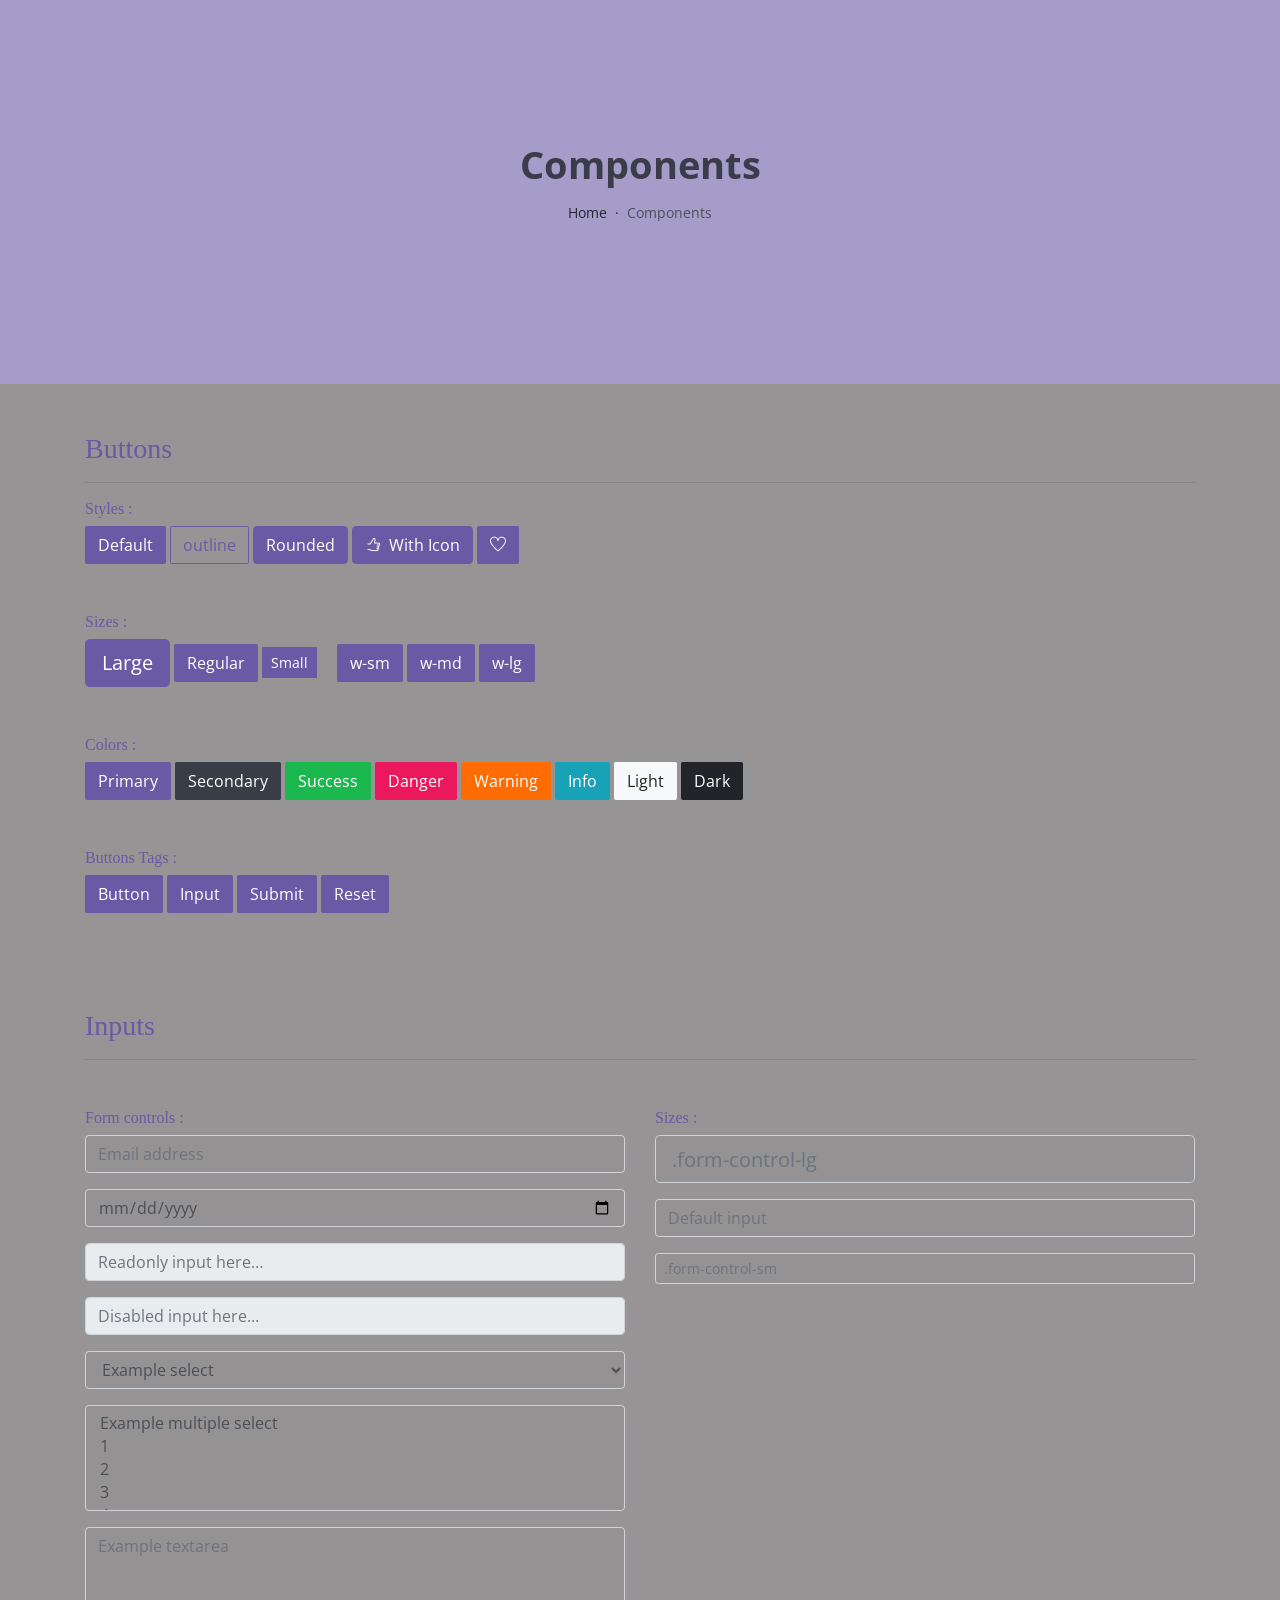
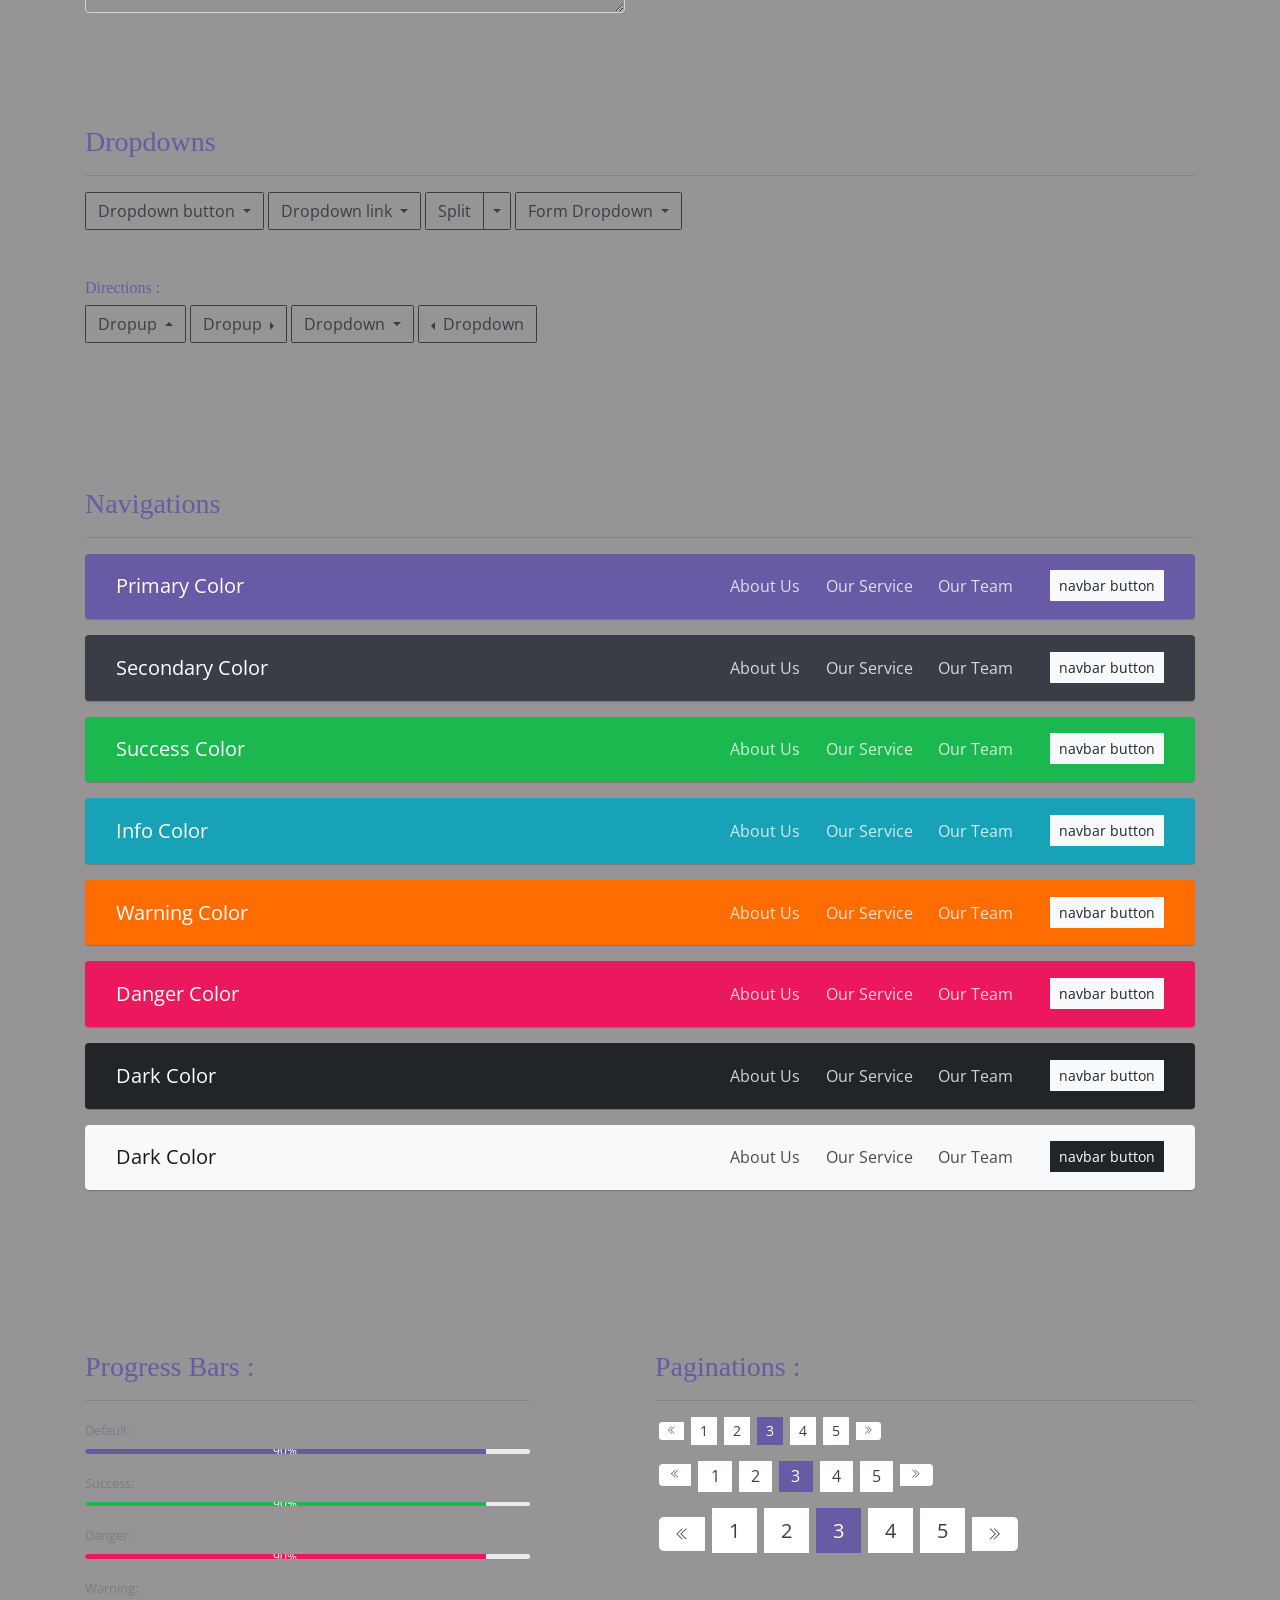
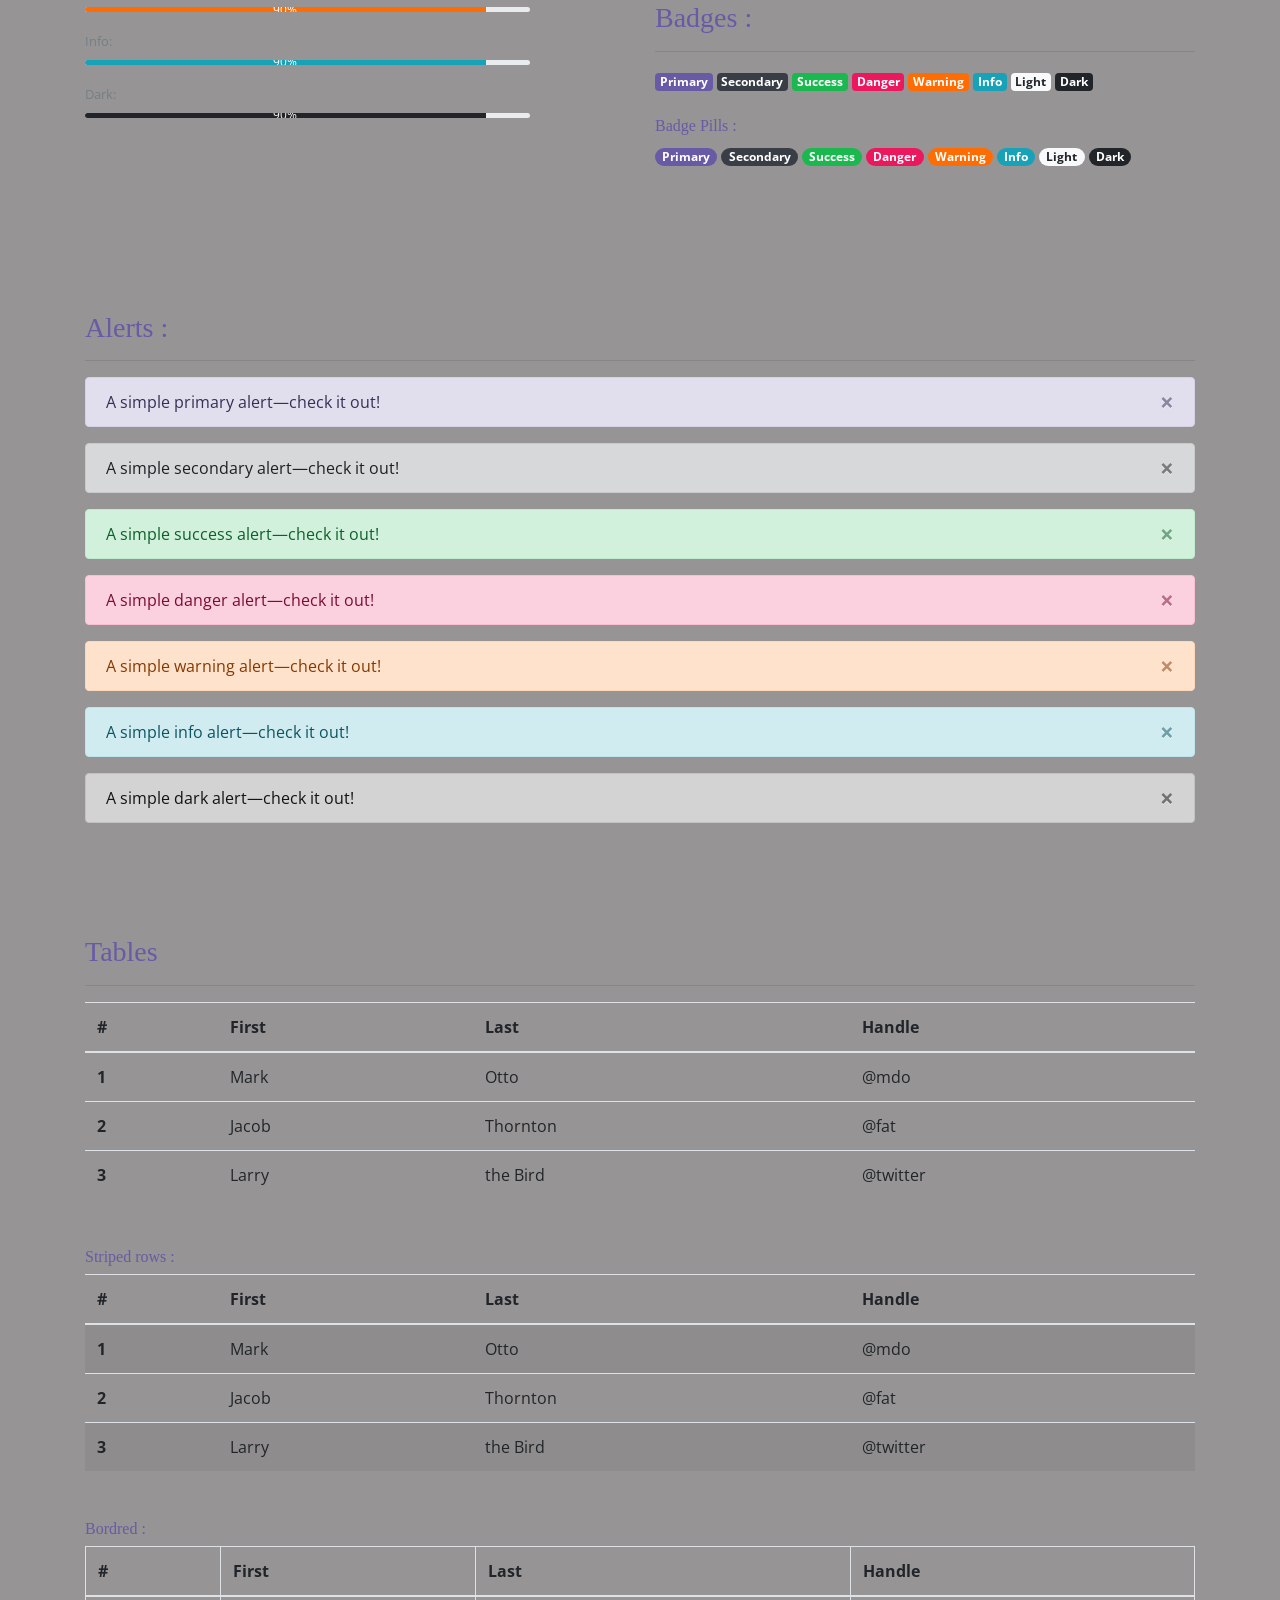
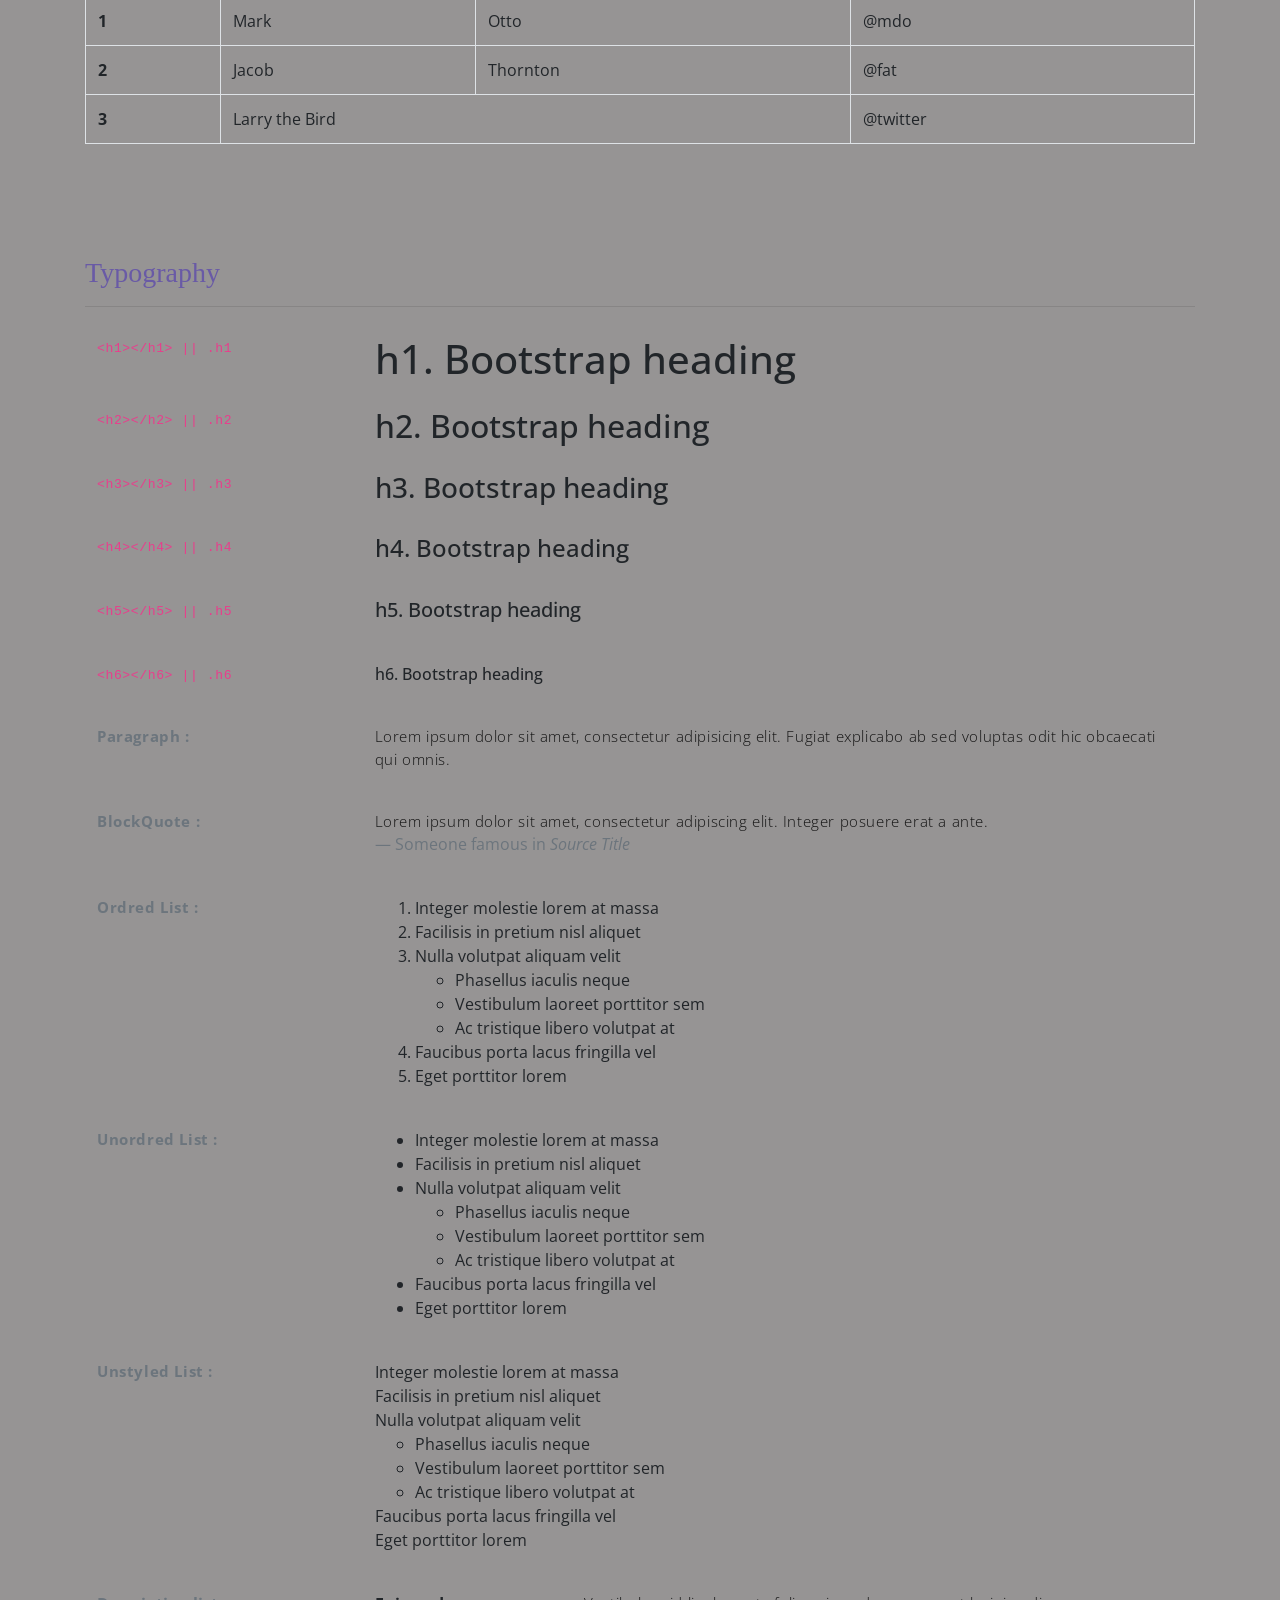
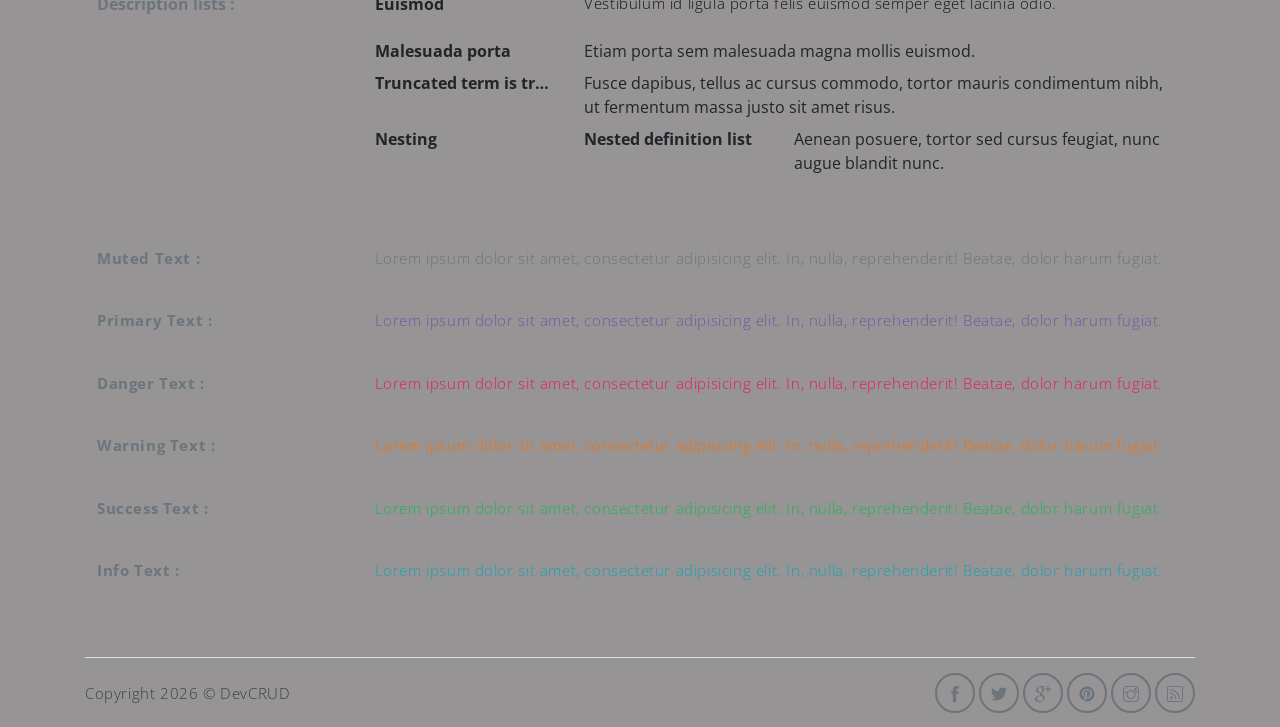
<file: components.html>
<!DOCTYPE html>
<html lang="en">
<head>
   <meta charset="utf-8">
   <meta name="viewport" content="width=device-width, initial-scale=1, shrink-to-fit=no">
   <meta name="description" content="Start your development with Meyawo landing page.">
   <meta name="author" content="Devcrud">
   <title>Meyawo Landing page | Components</title>
   <!-- font icons -->
   <link rel="stylesheet" href="assets/vendors/themify-icons/css/themify-icons.css">
   <!-- Bootstrap + Steller  -->
   <link rel="stylesheet" href="assets/css/meyawo.css">
</head>
<body>

   <!-- Page Header -->
   <header class="header header-mini"> 
      <div class="header-title">Components</div> 
      <nav aria-label="breadcrumb">
         <ol class="breadcrumb">
            <li class="breadcrumb-item"><a href="/">Home</a></li>
            <li class="breadcrumb-item active" aria-current="page">Components</li>
         </ol>
      </nav>
   </header> <!-- End Of Page Header -->

   <!-- main content -->
   <div class="container">

      <!-- Buttons -->
      <h3 class="mt-5">Buttons</h3>
      <hr>
      <h6 class="section-secondary-title">Styles :</h6>
      <button class="btn btn-primary">Default</button>
      <button class="btn btn-outline-primary">outline</button>
      <button class="btn btn-primary rounded">Rounded</button>
      <button class="btn btn-primary rounded"><i class="ti-thumb-up pr-1"></i> With Icon</button>
      <button class="btn btn-primary circle"><i class="ti-heart"></i></button>

      <h6 class="section-secondary-title mt-5">Sizes :</h6>
      <button class="btn btn-primary btn-lg">Large</button>
      <button class="btn btn-primary ">Regular</button>
      <button class="btn btn-primary btn-sm">Small</button>
      <button class="btn btn-primary w-sm ml-3">w-sm</button>
      <button class="btn btn-primary w-md">w-md</button>
      <button class="btn btn-primary w-lg">w-lg</button>

      <h6 class="section-secondary-title mt-5">Colors :</h6>          
      <button type="button" class="btn btn-primary">Primary</button>
      <button type="button" class="btn btn-secondary">Secondary</button>
      <button type="button" class="btn btn-success">Success</button>
      <button type="button" class="btn btn-danger">Danger</button>
      <button type="button" class="btn btn-warning">Warning</button>
      <button type="button" class="btn btn-info">Info</button>
      <button type="button" class="btn btn-light">Light</button>
      <button type="button" class="btn btn-dark">Dark</button>

      <h6 class="section-secondary-title mt-5">Buttons Tags :</h6>
      <button class="btn btn-primary" type="submit">Button</button>
      <input class="btn btn-primary" type="button" value="Input">
      <input class="btn btn-primary" type="submit" value="Submit">
      <input class="btn btn-primary" type="reset" value="Reset">
      
      <!-- devider -->
      <div class="py-5"></div>

      <!-- Inputs -->
      <h3>Inputs</h3>
      <hr>
      <div class="row mt-5">
         <div class="col-md-6">
            <h6 class="section-secondary-title">Form controls :</h6>        
            <div class="form-group">
               <input type="email" class="form-control" id="exampleFormControlInput1" placeholder="Email address">
            </div>
            <div class="form-group">
               <input type="date" class="form-control" id="exampleFormControlInput1" placeholder="Date">
            </div>
            <div class="form-group">
               <input class="form-control" type="text" placeholder="Readonly input here…" readonly>
            </div>
            <div class="form-group">
               <input class="form-control" id="disabledInput" type="text" placeholder="Disabled input here..." disabled>
            </div>
            <div class="form-group">
               <select class="form-control" id="exampleFormControlSelect1">
                  <option>Example select</option>
                  <option>1</option>
                  <option>2</option>
                  <option>3</option>
                  <option>4</option>
                  <option>5</option>
               </select>
            </div>
            <div class="form-group">
               <select multiple class="form-control" id="exampleFormControlSelect2">
                  <option>Example multiple select</option>
                  <option>1</option>
                  <option>2</option>
                  <option>3</option>
                  <option>4</option>
                  <option>5</option>
               </select>
            </div>
            <div class="form-group">
               <textarea class="form-control" id="exampleFormControlTextarea1" rows="3" placeholder="Example textarea"></textarea>
            </div>
         </div>
         <div class="col-md-6">
            <h6 class="section-secondary-title">Sizes :</h6>    
            <div class="form-group">
               <input class="form-control form-control-lg" type="text" placeholder=".form-control-lg">             
            </div>
            <div class="form-group">
               <input class="form-control" type="text" placeholder="Default input">
            </div>
            <div class="form-group">
               <input class="form-control form-control-sm" type="text" placeholder=".form-control-sm"> 
            </div>
         </div>
      </div> <!-- end of inputs -->   

      <!-- devider -->
      <div class="py-5"></div>             

      <!-- Dropdowns -->
      <h3 class="components-section-title font-weight-normal">Dropdowns</h3>
      <hr>
      <div class="dropdown d-inline-block">
         <button class="btn btn-outline-secondary dropdown-toggle" type="button" id="dropdownMenuButton" data-toggle="dropdown" aria-haspopup="true" aria-expanded="false">
         Dropdown button
         </button>
         <div class="dropdown-menu" aria-labelledby="dropdownMenuButton">
         <a class="dropdown-item" href="#">Action</a>
         <a class="dropdown-item" href="#">Another action</a>
         <a class="dropdown-item" href="#">Something else here</a>
         </div>
      </div>
      <div class="dropdown d-inline-block">
         <a class="btn btn-outline-secondary dropdown-toggle" href="#" role="button" id="dropdownMenuLink" data-toggle="dropdown" aria-haspopup="true" aria-expanded="false">
            Dropdown link
         </a>
         <div class="dropdown-menu" aria-labelledby="dropdownMenuLink">
            <a class="dropdown-item" href="#">Action</a>
            <a class="dropdown-item" href="#">Another action</a>
            <a class="dropdown-item" href="#">Something else here</a>
         </div>
      </div>
      <div class="btn-group">
         <button type="button" class="btn btn-outline-secondary">Split</button>
         <button type="button" class="btn btn-outline-secondary dropdown-toggle dropdown-toggle-split" data-toggle="dropdown" aria-haspopup="true" aria-expanded="false">
         <span class="sr-only">Toggle Dropdown</span>
         </button>
         <div class="dropdown-menu">
            <a class="dropdown-item" href="#">Action</a>
            <a class="dropdown-item" href="#">Another action</a>
            <a class="dropdown-item" href="#">Something else here</a>
            <div class="dropdown-divider"></div>
            <a class="dropdown-item" href="#">Separated link</a>
         </div>
      </div>
      <div class="btn-group">
         <button class="btn btn-outline-secondary dropdown-toggle" type="button" id="dropdownMenuButton" data-toggle="dropdown" aria-haspopup="true" aria-expanded="false">
            Form Dropdown
         </button>
         <div class="dropdown-menu form">
            <form class="px-4 py-3">
               <div class="form-group">
                  <input type="email" class="form-control" id="exampleDropdownFormEmail1" placeholder="email@example.com">
               </div>
               <div class="form-group">
                  <input type="password" class="form-control" id="exampleDropdownFormPassword1" placeholder="Password">
               </div>
               <div class="form-check mb-3">
                  <input type="checkbox" class="form-check-input" id="dropdownCheck">
                  <label class="form-check-label" for="dropdownCheck">
                     Remember me
                  </label>
               </div>
               <button type="submit" class="btn btn-primary btn-block">Sign in</button>
            </form>
            <div class="dropdown-divider"></div>
            <a class="dropdown-item" href="#"><small>New around here? Sign up</small></a>
            <a class="dropdown-item" href="#"><small>Forgot password?</small></a>
         </div>
      </div>       
      <h6 class="section-secondary-title mt-5">Directions :</h6>  
      <div class="btn-group dropup">
         <button type="button" class="btn btn-outline-secondary dropdown-toggle" data-toggle="dropdown" aria-haspopup="true" aria-expanded="false">
            Dropup
         </button>
         <div class="dropdown-menu">
            <a class="dropdown-item" href="#">Action</a>
            <a class="dropdown-item" href="#">Another action</a>
            <a class="dropdown-item" href="#">Something else here</a>
            <div class="dropdown-divider"></div>
            <a class="dropdown-item" href="#">Separated link</a>
         </div>
      </div>
      <div class="btn-group dropright">
         <button type="button" class="btn btn-outline-secondary dropdown-toggle" data-toggle="dropdown" aria-haspopup="true" aria-expanded="false">
            Dropup
         </button>
         <div class="dropdown-menu">
            <a class="dropdown-item" href="#">Action</a>
            <a class="dropdown-item" href="#">Another action</a>
            <a class="dropdown-item" href="#">Something else here</a>
            <div class="dropdown-divider"></div>
            <a class="dropdown-item" href="#">Separated link</a>
         </div>
      </div>
      <div class="btn-group">
         <button type="button" class="btn btn-outline-secondary dropdown-toggle" data-toggle="dropdown" aria-haspopup="true" aria-expanded="false">
            Dropdown
         </button>
         <div class="dropdown-menu">
            <a class="dropdown-item" href="#">Action</a>
            <a class="dropdown-item" href="#">Another action</a>
            <a class="dropdown-item" href="#">Something else here</a>
            <div class="dropdown-divider"></div>
            <a class="dropdown-item" href="#">Separated link</a>
         </div>
      </div>
      <div class="btn-group dropleft">
         <button type="button" class="btn btn-outline-secondary dropdown-toggle" data-toggle="dropdown" aria-haspopup="true" aria-expanded="false">
            Dropdown
         </button>
         <div class="dropdown-menu">
            <a class="dropdown-item" href="#">Action</a>
            <a class="dropdown-item" href="#">Another action</a>
            <a class="dropdown-item" href="#">Something else here</a>
            <div class="dropdown-divider"></div>
            <a class="dropdown-item" href="#">Separated link</a>
         </div>
      </div> <!-- end of Dropdowns -->  

      <!-- devider -->
      <div class="py-5"></div>   

      <!-- navbars -->
      <h3 class="components-section-title font-weight-normal mt-5">Navigations</h3>
      <hr>
      <nav class="navbar navbar-expand-sm navbar-dark bg-primary rounded shadow mb-3">
         <div class="container">
            <a class="navbar-brand" href="#">Primary Color</a>
            <button class="navbar-toggler ml-auto" type="button" data-toggle="collapse" data-target="#navbarSupportedContent" aria-controls="navbarSupportedContent" aria-expanded="false" aria-label="Toggle navigation">
            <span class="navbar-toggler-icon"></span>
            </button>
            <div class="collapse navbar-collapse" id="navbarSupportedContent">
               <ul class="navbar-nav ml-auto"> 
                  <li class="nav-item">
                     <a class="nav-link" href="#about">About Us</a>
                  </li>
                  <li class="nav-item">
                     <a class="nav-link" href="#service">Our Service</a>
                  </li>
                  <li class="nav-item">
                     <a class="nav-link" href="#team">Our Team</a>
                  </li>
                  <li class="nav-item">
                     <a href="#book-table" class="ml-4 mt-1 btn btn-light btn-sm">navbar button</a>
                  </li>
               </ul>                       
            </div>
         </div>
      </nav>
      <nav class="navbar navbar-expand-sm navbar-dark bg-secondary rounded shadow mb-3">
         <div class="container">
            <a class="navbar-brand" href="#">Secondary Color</a>
            <button class="navbar-toggler ml-auto" type="button" data-toggle="collapse" data-target="#navbarSupportedContent" aria-controls="navbarSupportedContent" aria-expanded="false" aria-label="Toggle navigation">
            <span class="navbar-toggler-icon"></span>
            </button>
            <div class="collapse navbar-collapse" id="navbarSupportedContent">
               <ul class="navbar-nav ml-auto"> 
                  <li class="nav-item">
                     <a class="nav-link" href="#about">About Us</a>
                  </li>
                  <li class="nav-item">
                     <a class="nav-link" href="#service">Our Service</a>
                  </li>
                  <li class="nav-item">
                     <a class="nav-link" href="#team">Our Team</a>
                  </li>
                  <li class="nav-item">
                     <a href="#book-table" class="ml-4 mt-1 btn btn-light btn-sm">navbar button</a>
                  </li>
               </ul>                       
            </div>
         </div>
      </nav>
      <nav class="navbar navbar-expand-sm navbar-dark bg-success rounded shadow mb-3">
         <div class="container">
            <a class="navbar-brand" href="#">Success Color</a>
            <button class="navbar-toggler ml-auto" type="button" data-toggle="collapse" data-target="#navbarSupportedContent" aria-controls="navbarSupportedContent" aria-expanded="false" aria-label="Toggle navigation">
            <span class="navbar-toggler-icon"></span>
            </button>
            <div class="collapse navbar-collapse" id="navbarSupportedContent">
               <ul class="navbar-nav ml-auto"> 
                  <li class="nav-item">
                     <a class="nav-link" href="#about">About Us</a>
                  </li>
                  <li class="nav-item">
                     <a class="nav-link" href="#service">Our Service</a>
                  </li>
                  <li class="nav-item">
                     <a class="nav-link" href="#team">Our Team</a>
                  </li>
                  <li class="nav-item">
                     <a href="#book-table" class="ml-4 mt-1 btn btn-light btn-sm">navbar button</a>
                  </li>
               </ul>                       
            </div>
         </div>
      </nav>
      <nav class="navbar navbar-expand-sm navbar-dark bg-info rounded shadow mb-3">
         <div class="container">
            <a class="navbar-brand" href="#">Info Color</a>
            <button class="navbar-toggler ml-auto" type="button" data-toggle="collapse" data-target="#navbarSupportedContent" aria-controls="navbarSupportedContent" aria-expanded="false" aria-label="Toggle navigation">
            <span class="navbar-toggler-icon"></span>
            </button>
            <div class="collapse navbar-collapse" id="navbarSupportedContent">
               <ul class="navbar-nav ml-auto"> 
                  <li class="nav-item">
                     <a class="nav-link" href="#about">About Us</a>
                  </li>
                  <li class="nav-item">
                     <a class="nav-link" href="#service">Our Service</a>
                  </li>
                  <li class="nav-item">
                     <a class="nav-link" href="#team">Our Team</a>
                  </li>
                  <li class="nav-item">
                     <a href="#book-table" class="ml-4 mt-1 btn btn-light btn-sm">navbar button</a>
                  </li>
               </ul>                       
            </div>
         </div>
      </nav>
      <nav class="navbar navbar-expand-sm navbar-dark bg-warning rounded shadow mb-3">
         <div class="container">
            <a class="navbar-brand" href="#">Warning Color</a>
            <button class="navbar-toggler ml-auto" type="button" data-toggle="collapse" data-target="#navbarSupportedContent" aria-controls="navbarSupportedContent" aria-expanded="false" aria-label="Toggle navigation">
            <span class="navbar-toggler-icon"></span>
            </button>
            <div class="collapse navbar-collapse" id="navbarSupportedContent">
               <ul class="navbar-nav ml-auto"> 
                  <li class="nav-item">
                     <a class="nav-link" href="#about">About Us</a>
                  </li>
                  <li class="nav-item">
                     <a class="nav-link" href="#service">Our Service</a>
                  </li>
                  <li class="nav-item">
                     <a class="nav-link" href="#team">Our Team</a>
                  </li>
                  <li class="nav-item">
                     <a href="#book-table" class="ml-4 mt-1 btn btn-light btn-sm">navbar button</a>
                  </li>
               </ul>                       
            </div>
         </div>
      </nav>
      <nav class="navbar navbar-expand-sm navbar-dark bg-danger rounded shadow mb-3">
         <div class="container">
            <a class="navbar-brand" href="#">Danger Color</a>
            <button class="navbar-toggler ml-auto" type="button" data-toggle="collapse" data-target="#navbarSupportedContent" aria-controls="navbarSupportedContent" aria-expanded="false" aria-label="Toggle navigation">
            <span class="navbar-toggler-icon"></span>
            </button>
            <div class="collapse navbar-collapse" id="navbarSupportedContent">
               <ul class="navbar-nav ml-auto"> 
                  <li class="nav-item">
                     <a class="nav-link" href="#about">About Us</a>
                  </li>
                  <li class="nav-item">
                     <a class="nav-link" href="#service">Our Service</a>
                  </li>
                  <li class="nav-item">
                     <a class="nav-link" href="#team">Our Team</a>
                  </li>
                  <li class="nav-item">
                     <a href="#book-table" class="ml-4 mt-1 btn btn-light btn-sm">navbar button</a>
                  </li>
               </ul>                       
            </div>
         </div>
      </nav>
      <nav class="navbar navbar-expand-sm navbar-dark bg-dark rounded shadow mb-3">
         <div class="container">
            <a class="navbar-brand" href="#">Dark Color</a>
            <button class="navbar-toggler ml-auto" type="button" data-toggle="collapse" data-target="#navbarSupportedContent" aria-controls="navbarSupportedContent" aria-expanded="false" aria-label="Toggle navigation">
            <span class="navbar-toggler-icon"></span>
            </button>
            <div class="collapse navbar-collapse" id="navbarSupportedContent">
               <ul class="navbar-nav ml-auto"> 
                  <li class="nav-item">
                     <a class="nav-link" href="#about">About Us</a>
                  </li>
                  <li class="nav-item">
                     <a class="nav-link" href="#service">Our Service</a>
                  </li>
                  <li class="nav-item">
                     <a class="nav-link" href="#team">Our Team</a>
                  </li>
                  <li class="nav-item">
                     <a href="#book-table" class="ml-4 mt-1 btn btn-light btn-sm">navbar button</a>
                  </li>
               </ul>                       
            </div>
         </div>
      </nav>
      <nav class="navbar navbar-expand-sm navbar-light bg-light rounded shadow mb-3">
         <div class="container">
            <a class="navbar-brand" href="#">Dark Color</a>
            <button class="navbar-toggler ml-auto" type="button" data-toggle="collapse" data-target="#navbarSupportedContent" aria-controls="navbarSupportedContent" aria-expanded="false" aria-label="Toggle navigation">
            <span class="navbar-toggler-icon"></span>
            </button>
            <div class="collapse navbar-collapse" id="navbarSupportedContent">
               <ul class="navbar-nav ml-auto"> 
                  <li class="nav-item">
                     <a class="nav-link" href="#about">About Us</a>
                  </li>
                  <li class="nav-item">
                     <a class="nav-link" href="#service">Our Service</a>
                  </li>
                  <li class="nav-item">
                     <a class="nav-link" href="#team">Our Team</a>
                  </li>
                  <li class="nav-item">
                     <a href="#book-table" class="ml-4 mt-1 btn btn-dark btn-sm">navbar button</a>
                  </li>
               </ul>                       
            </div>
         </div>
      </nav>
      <!-- End of navbars -->

      <!-- devider -->
      <div class="py-5"></div>   
      
      <!-- progress bars -->
      <div class="row justify-content-between">
         <div class="col-md-5">
            <h3 class="components-section-title font-weight-normal mt-5">Progress Bars :</h3>
            <hr>
            <small>Default: </small>
            <div class="progress mt-2 mb-3">
               <div class="progress-bar" role="progressbar" style="width: 90%" aria-valuenow="25" aria-valuemin="0" aria-valuemax="100"><span>90%</span></div>
            </div>
            <small>Success:</small>
            <div class="progress mt-2 mb-3">
               <div class="progress-bar bg-success" role="progressbar" style="width: 90%" aria-valuenow="25" aria-valuemin="0" aria-valuemax="100"><span>90%</span></div>
            </div>
            <small>Danger:</small>
            <div class="progress mt-2 mb-3">
               <div class="progress-bar bg-danger" role="progressbar" style="width: 90%" aria-valuenow="25" aria-valuemin="0" aria-valuemax="100"><span>90%</span></div>
            </div>
            <small>Warning:</small>
            <div class="progress mt-2 mb-3">
               <div class="progress-bar bg-warning" role="progressbar" style="width: 90%" aria-valuenow="25" aria-valuemin="0" aria-valuemax="100"><span>90%</span></div>
            </div>
            <small>Info:</small>
            <div class="progress mt-2 mb-3">
               <div class="progress-bar bg-info" role="progressbar" style="width: 90%" aria-valuenow="25" aria-valuemin="0" aria-valuemax="100"><span>90%</span></div>
            </div>
            <small>Dark:</small>
            <div class="progress mt-2 mb-3">
               <div class="progress-bar bg-dark" role="progressbar" style="width: 90%" aria-valuenow="25" aria-valuemin="0" aria-valuemax="100"><span>90%</span></div>
            </div>
         </div>
         <div class="col-md-6">
            <h3 class="components-section-title font-weight-normal mt-5">Paginations :</h3>
            <hr>
            <nav aria-label="Page navigation example">
               <ul class="pagination pagination-sm">
                  <li class="page-item"><a class="page-link" href="#"><i class="ti-angle-double-left"></i></a></li>
                  <li class="page-item"><a class="page-link" href="#">1</a></li>
                  <li class="page-item"><a class="page-link" href="#">2</a></li>
                  <li class="page-item active"><a class="page-link" href="#">3</a></li>
                  <li class="page-item"><a class="page-link" href="#">4</a></li>
                  <li class="page-item"><a class="page-link" href="#">5</a></li>
                  <li class="page-item"><a class="page-link" href="#"><i class="ti-angle-double-right"></i></a></li>
               </ul>
            </nav>
            <nav aria-label="Page navigation example">
               <ul class="pagination">
               <li class="page-item"><a class="page-link" href="#"><i class="ti-angle-double-left"></i></a></li>
                  <li class="page-item"><a class="page-link" href="#">1</a></li>
                  <li class="page-item"><a class="page-link" href="#">2</a></li>
                  <li class="page-item active"><a class="page-link" href="#">3</a></li>
                  <li class="page-item"><a class="page-link" href="#">4</a></li>
                  <li class="page-item"><a class="page-link" href="#">5</a></li>
                  <li class="page-item"><a class="page-link" href="#"><i class="ti-angle-double-right"></i></a></li>
               </ul>
            </nav>
            <nav aria-label="Page navigation example">
               <ul class="pagination pagination-lg">
                  <li class="page-item"><a class="page-link" href="#"><i class="ti-angle-double-left"></i></a></li>
                  <li class="page-item"><a class="page-link" href="#">1</a></li>
                  <li class="page-item"><a class="page-link" href="#">2</a></li>
                  <li class="page-item active"><a class="page-link" href="#">3</a></li>
                  <li class="page-item"><a class="page-link" href="#">4</a></li>
                  <li class="page-item"><a class="page-link" href="#">5</a></li>
                  <li class="page-item"><a class="page-link" href="#"><i class="ti-angle-double-right"></i></a></li>
               </ul>
            </nav>

            <!-- Badges -->
            <h3 class="components-section-title font-weight-normal mt-5">Badges :</h3>
            <hr>
            <span class="badge badge-primary">Primary</span>
            <span class="badge badge-secondary">Secondary</span>
            <span class="badge badge-success">Success</span>
            <span class="badge badge-danger">Danger</span>
            <span class="badge badge-warning">Warning</span>
            <span class="badge badge-info">Info</span>
            <span class="badge badge-light">Light</span>
            <span class="badge badge-dark">Dark</span>
            <h6 class="section-secondary-title mt-4 mb-2">Badge Pills :</h6>
            <span class="badge badge-pill badge-primary">Primary</span>
            <span class="badge badge-pill badge-secondary">Secondary</span>
            <span class="badge badge-pill badge-success">Success</span>
            <span class="badge badge-pill badge-danger">Danger</span>
            <span class="badge badge-pill badge-warning">Warning</span>
            <span class="badge badge-pill badge-info">Info</span>
            <span class="badge badge-pill badge-light">Light</span>
            <span class="badge badge-pill badge-dark">Dark</span>
         </div>
      </div> <!-- End of Progress bars -->

      <!-- devider -->
      <div class="py-5"></div>  

      <!-- Alerts -->
      <h3 class="components-section-title font-weight-normal mt-5">Alerts :</h3>
      <hr>
      <div class="alert alert-primary alert-dismissible fade show" role="alert">
         A simple primary alert—check it out!
         <button type="button" class="close" data-dismiss="alert" aria-label="Close">
            <span aria-hidden="true">&times;</span>
         </button>
      </div>
      <div class="alert alert-secondary alert-dismissible fade show" role="alert">
         A simple secondary alert—check it out!
         <button type="button" class="close" data-dismiss="alert" aria-label="Close">
            <span aria-hidden="true">&times;</span>
         </button>
      </div>
      <div class="alert alert-success alert-dismissible fade show" role="alert">
         A simple success alert—check it out!
         <button type="button" class="close" data-dismiss="alert" aria-label="Close">
            <span aria-hidden="true">&times;</span>
         </button>
      </div>
      <div class="alert alert-danger alert-dismissible fade show" role="alert">
         A simple danger alert—check it out!
         <button type="button" class="close" data-dismiss="alert" aria-label="Close">
            <span aria-hidden="true">&times;</span>
         </button>
      </div>
      <div class="alert alert-warning alert-dismissible fade show" role="alert">
         A simple warning alert—check it out!
         <button type="button" class="close" data-dismiss="alert" aria-label="Close">
            <span aria-hidden="true">&times;</span>
         </button>
      </div>
      <div class="alert alert-info alert-dismissible fade show" role="alert">
         A simple info alert—check it out!
         <button type="button" class="close" data-dismiss="alert" aria-label="Close">
            <span aria-hidden="true">&times;</span>
         </button>
      </div>
      <div class="alert alert-dark alert-dismissible fade show" role="alert">
         A simple dark alert—check it out!
         <button type="button" class="close" data-dismiss="alert" aria-label="Close">
            <span aria-hidden="true">&times;</span>
         </button>
      </div>
      <!-- end of alerts -->

      <!-- devider -->
      <div class="py-5"></div> 
   
      <!-- tables -->
      <h3 class="components-section-title">Tables</h3>
      <hr>
      <table class="table">
         <thead>
            <tr>
               <th scope="col">#</th>
               <th scope="col">First</th>
               <th scope="col">Last</th>
               <th scope="col">Handle</th>
            </tr>
         </thead>
         <tbody>
            <tr>
               <th scope="row">1</th>
               <td>Mark</td>
               <td>Otto</td>
               <td>@mdo</td>
            </tr>
            <tr>
               <th scope="row">2</th>
               <td>Jacob</td>
               <td>Thornton</td>
               <td>@fat</td>
            </tr>
            <tr>
               <th scope="row">3</th>
               <td>Larry</td>
               <td>the Bird</td>
               <td>@twitter</td>
            </tr>
         </tbody>
      </table>

      <h6 class="section-secondary-title mt-5">Striped rows :</h6>
      <table class="table table-striped">
         <thead>
            <tr>
               <th scope="col">#</th>
               <th scope="col">First</th>
               <th scope="col">Last</th>
               <th scope="col">Handle</th>
            </tr>
         </thead>
         <tbody>
            <tr>
               <th scope="row">1</th>
               <td>Mark</td>
               <td>Otto</td>
               <td>@mdo</td>
            </tr>
            <tr>
               <th scope="row">2</th>
               <td>Jacob</td>
               <td>Thornton</td>
               <td>@fat</td>
            </tr>
            <tr>
               <th scope="row">3</th>
               <td>Larry</td>
               <td>the Bird</td>
               <td>@twitter</td>
            </tr>
         </tbody>
      </table>

      <h6 class="section-secondary-title mt-5">Bordred :</h6>
      <table class="table table-bordered">
         <thead>
            <tr>
               <th scope="col">#</th>
               <th scope="col">First</th>
               <th scope="col">Last</th>
               <th scope="col">Handle</th>
            </tr>
         </thead>
         <tbody>
            <tr>
               <th scope="row">1</th>
               <td>Mark</td>
               <td>Otto</td>
               <td>@mdo</td>
            </tr>
            <tr>
               <th scope="row">2</th>
               <td>Jacob</td>
               <td>Thornton</td>
               <td>@fat</td>
            </tr>
            <tr>
               <th scope="row">3</th>
               <td colspan="2">Larry the Bird</td>
               <td>@twitter</td>
            </tr>
         </tbody>
      </table>
      <!-- end of tables -->

      <!-- devider -->
      <div class="py-5"></div> 

      <!-- typography -->
      <h3 class="components-section-title">Typography</h3>
      <hr>
      <table class="table table-borderless v-align-center">
         <tbody>
            <tr>
               <td>
                  <p><code class="highlighter-rouge">&lt;h1&gt;&lt;/h1&gt; || .h1</code></p>
               </td>
               <td class="w-75"><span class="h1">h1. Bootstrap heading</span></td>
            </tr>
            <tr>
               <td>
                  <p><code class="highlighter-rouge">&lt;h2&gt;&lt;/h2&gt; || .h2</code></p>
               </td>
               <td><span class="h2">h2. Bootstrap heading</span></td>
            </tr>
            <tr>
               <td>
                  <p><code class="highlighter-rouge">&lt;h3&gt;&lt;/h3&gt; || .h3</code></p>
               </td>
               <td><span class="h3">h3. Bootstrap heading</span></td>
            </tr>
            <tr>
               <td>
                  <p><code class="highlighter-rouge">&lt;h4&gt;&lt;/h4&gt; || .h4</code></p>
               </td>
               <td><span class="h4">h4. Bootstrap heading</span></td>
            </tr>
            <tr>
               <td>
                  <p><code class="highlighter-rouge">&lt;h5&gt;&lt;/h5&gt; || .h5</code></p>
               </td>
               <td><span class="h5">h5. Bootstrap heading</span></td>
            </tr>
            <tr>
               <td>
                  <p><code class="highlighter-rouge">&lt;h6&gt;&lt;/h6&gt; || .h6</code></p>
               </td>
               <td><span class="h6">h6. Bootstrap heading</span></td>
            </tr>
            <tr>
               <td>
                  <p class="font-weight-bold text-muted">Paragraph :</p>
               </td>
               <td><p>Lorem ipsum dolor sit amet, consectetur adipisicing elit. Fugiat explicabo ab sed voluptas odit hic obcaecati qui omnis.</p></td>
            </tr>
            <tr>
               <td>
                  <p class="font-weight-bold text-muted">BlockQuote :</p>
               </td>
               <td>
                  <blockquote class="blockquote">
                     <p class="mb-0">Lorem ipsum dolor sit amet, consectetur adipiscing elit. Integer posuere erat a ante.</p>
                     <footer class="blockquote-footer">Someone famous in <cite title="Source Title">Source Title</cite></footer>
                  </blockquote>
               </td>
            </tr>

            <tr>
               <td><p class="font-weight-bold text-muted">Ordred List :</p></td>
               <td>
                  <ol>
                     <li>Integer molestie lorem at massa</li>
                     <li>Facilisis in pretium nisl aliquet</li>
                     <li>Nulla volutpat aliquam velit
                        <ul>
                           <li>Phasellus iaculis neque</li>
                           <li>Vestibulum laoreet porttitor sem</li>
                           <li>Ac tristique libero volutpat at</li>
                        </ul>
                     </li>
                     <li>Faucibus porta lacus fringilla vel</li>
                     <li>Eget porttitor lorem</li>
                  </ol>
               </td>
            </tr>
            <tr>
               <td><p class="font-weight-bold text-muted">Unordred List :</p></td>
               <td>
                  <ul >
                     <li>Integer molestie lorem at massa</li>
                     <li>Facilisis in pretium nisl aliquet</li>
                     <li>Nulla volutpat aliquam velit
                        <ul>
                           <li>Phasellus iaculis neque</li>
                           <li>Vestibulum laoreet porttitor sem</li>
                           <li>Ac tristique libero volutpat at</li>
                        </ul>
                     </li>
                     <li>Faucibus porta lacus fringilla vel</li>
                     <li>Eget porttitor lorem</li>
                  </ul>
               </td>
            </tr>
            <tr>
               <td><p class="font-weight-bold text-muted">Unstyled List :</p></td>
               <td>
                  <ul class="list-unstyled">
                     <li>Integer molestie lorem at massa</li>
                     <li>Facilisis in pretium nisl aliquet</li>
                     <li>Nulla volutpat aliquam velit
                        <ul>
                           <li>Phasellus iaculis neque</li>
                           <li>Vestibulum laoreet porttitor sem</li>
                           <li>Ac tristique libero volutpat at</li>
                        </ul>
                     </li>
                     <li>Faucibus porta lacus fringilla vel</li>
                     <li>Eget porttitor lorem</li>
                  </ul>
               </td>
            </tr>
            <tr>
               <td class="font-weight-bold text-muted">Description lists : </td>
               <td>
                  <dl class="row">
                     <dt class="col-sm-3">Euismod</dt>
                     <dd class="col-sm-9">
                        <p>Vestibulum id ligula porta felis euismod semper eget lacinia odio.</p>
                     </dd>

                     <dt class="col-sm-3">Malesuada porta</dt>
                     <dd class="col-sm-9">Etiam porta sem malesuada magna mollis euismod.</dd>

                     <dt class="col-sm-3 text-truncate">Truncated term is truncated</dt>
                     <dd class="col-sm-9">Fusce dapibus, tellus ac cursus commodo, tortor mauris condimentum nibh, ut fermentum massa justo sit amet risus.</dd>

                     <dt class="col-sm-3">Nesting</dt>
                     <dd class="col-sm-9">
                        <dl class="row">
                           <dt class="col-sm-4">Nested definition list</dt>
                           <dd class="col-sm-8">Aenean posuere, tortor sed cursus feugiat, nunc augue blandit nunc.</dd>
                        </dl>
                     </dd>
                  </dl>
               </td>
            </tr>
            <tr>
               <td>
                  <p class="font-weight-bold text-muted">Muted Text :</p>
               </td>
               <td>
                  <p class="text-muted">Lorem ipsum dolor sit amet, consectetur adipisicing elit. In, nulla, reprehenderit! Beatae, dolor harum fugiat.</p>
               </td>
            </tr>
            <tr>
               <td>
                  <p class="font-weight-bold text-muted">Primary Text :</p>
               </td>
               <td>
                  <p class="text-primary">Lorem ipsum dolor sit amet, consectetur adipisicing elit. In, nulla, reprehenderit! Beatae, dolor harum fugiat.</p>
               </td>
            </tr>
            <tr>
               <td>
                  <p class="font-weight-bold text-muted">Danger Text :</p>
               </td>
               <td>
                  <p class="text-danger">Lorem ipsum dolor sit amet, consectetur adipisicing elit. In, nulla, reprehenderit! Beatae, dolor harum fugiat.</p>
               </td>
            </tr>
            <tr>
               <td>
                  <p class="font-weight-bold text-muted">Warning Text :</p>
               </td>
               <td>
                  <p class="text-warning">Lorem ipsum dolor sit amet, consectetur adipisicing elit. In, nulla, reprehenderit! Beatae, dolor harum fugiat.</p>
               </td>
            </tr>
            <tr>
               <td>
                  <p class="font-weight-bold text-muted">Success Text :</p>
               </td>
               <td>
                  <p class="text-success">Lorem ipsum dolor sit amet, consectetur adipisicing elit. In, nulla, reprehenderit! Beatae, dolor harum fugiat.</p>
               </td>
            </tr>
            <tr>
               <td>
                  <p class="font-weight-bold text-muted">Info Text :</p>
               </td>
               <td>
                  <p class="text-info">Lorem ipsum dolor sit amet, consectetur adipisicing elit. In, nulla, reprehenderit! Beatae, dolor harum fugiat.</p>
               </td>
            </tr>
         </tbody>
      </table>
   </div>
   <!-- end of typography -->

   <!-- footer -->
    <div class="container mt-5">
        <footer class="footer">       
            <p class="mb-0">Copyright <script>document.write(new Date().getFullYear())</script> &copy; <a href="http://www.devcrud.com">DevCRUD</a></p>
            <div class="social-links text-right m-auto ml-sm-auto">
                <a href="javascript:void(0)" class="link"><i class="ti-facebook"></i></a>
                <a href="javascript:void(0)" class="link"><i class="ti-twitter-alt"></i></a>
                <a href="javascript:void(0)" class="link"><i class="ti-google"></i></a>
                <a href="javascript:void(0)" class="link"><i class="ti-pinterest-alt"></i></a>
                <a href="javascript:void(0)" class="link"><i class="ti-instagram"></i></a>
                <a href="javascript:void(0)" class="link"><i class="ti-rss"></i></a>
            </div>
        </footer>
    </div> <!-- end of page footer -->
   
   <!-- core  -->
   <script src="assets/vendors/jquery/jquery-3.4.1.js"></script>
   <script src="assets/vendors/bootstrap/bootstrap.bundle.js"></script>

</body>
</html>
</file>
<file: assets/vendors/themify-icons/css/themify-icons.css>
@font-face {
	font-family: 'themify';
	src:url("../fonts/themify.eot?-fvbane");
	src:url("../fonts/themify.eot?#iefix-fvbane") format("embedded-opentype"),
		url("../fonts/themify.woff?-fvbane") format("woff"),
		url("../fonts/themify.ttf?-fvbane") format("truetype"),
		url("../fonts/themify.svg?-fvbane#themify") format("svg");
	font-weight: normal;
	font-style: normal;
}

[class^="ti-"], [class*=" ti-"] {
	font-family: 'themify';
	speak: none;
	font-style: normal;
	font-weight: normal;
	font-variant: normal;
	text-transform: none;
	line-height: 1;

	/* Better Font Rendering =========== */
	-webkit-font-smoothing: antialiased;
	-moz-osx-font-smoothing: grayscale;
}

.ti-wand:before {
	content: "\e600";
}
.ti-volume:before {
	content: "\e601";
}
.ti-user:before {
	content: "\e602";
}
.ti-unlock:before {
	content: "\e603";
}
.ti-unlink:before {
	content: "\e604";
}
.ti-trash:before {
	content: "\e605";
}
.ti-thought:before {
	content: "\e606";
}
.ti-target:before {
	content: "\e607";
}
.ti-tag:before {
	content: "\e608";
}
.ti-tablet:before {
	content: "\e609";
}
.ti-star:before {
	content: "\e60a";
}
.ti-spray:before {
	content: "\e60b";
}
.ti-signal:before {
	content: "\e60c";
}
.ti-shopping-cart:before {
	content: "\e60d";
}
.ti-shopping-cart-full:before {
	content: "\e60e";
}
.ti-settings:before {
	content: "\e60f";
}
.ti-search:before {
	content: "\e610";
}
.ti-zoom-in:before {
	content: "\e611";
}
.ti-zoom-out:before {
	content: "\e612";
}
.ti-cut:before {
	content: "\e613";
}
.ti-ruler:before {
	content: "\e614";
}
.ti-ruler-pencil:before {
	content: "\e615";
}
.ti-ruler-alt:before {
	content: "\e616";
}
.ti-bookmark:before {
	content: "\e617";
}
.ti-bookmark-alt:before {
	content: "\e618";
}
.ti-reload:before {
	content: "\e619";
}
.ti-plus:before {
	content: "\e61a";
}
.ti-pin:before {
	content: "\e61b";
}
.ti-pencil:before {
	content: "\e61c";
}
.ti-pencil-alt:before {
	content: "\e61d";
}
.ti-paint-roller:before {
	content: "\e61e";
}
.ti-paint-bucket:before {
	content: "\e61f";
}
.ti-na:before {
	content: "\e620";
}
.ti-mobile:before {
	content: "\e621";
}
.ti-minus:before {
	content: "\e622";
}
.ti-medall:before {
	content: "\e623";
}
.ti-medall-alt:before {
	content: "\e624";
}
.ti-marker:before {
	content: "\e625";
}
.ti-marker-alt:before {
	content: "\e626";
}
.ti-arrow-up:before {
	content: "\e627";
}
.ti-arrow-right:before {
	content: "\e628";
}
.ti-arrow-left:before {
	content: "\e629";
}
.ti-arrow-down:before {
	content: "\e62a";
}
.ti-lock:before {
	content: "\e62b";
}
.ti-location-arrow:before {
	content: "\e62c";
}
.ti-link:before {
	content: "\e62d";
}
.ti-layout:before {
	content: "\e62e";
}
.ti-layers:before {
	content: "\e62f";
}
.ti-layers-alt:before {
	content: "\e630";
}
.ti-key:before {
	content: "\e631";
}
.ti-import:before {
	content: "\e632";
}
.ti-image:before {
	content: "\e633";
}
.ti-heart:before {
	content: "\e634";
}
.ti-heart-broken:before {
	content: "\e635";
}
.ti-hand-stop:before {
	content: "\e636";
}
.ti-hand-open:before {
	content: "\e637";
}
.ti-hand-drag:before {
	content: "\e638";
}
.ti-folder:before {
	content: "\e639";
}
.ti-flag:before {
	content: "\e63a";
}
.ti-flag-alt:before {
	content: "\e63b";
}
.ti-flag-alt-2:before {
	content: "\e63c";
}
.ti-eye:before {
	content: "\e63d";
}
.ti-export:before {
	content: "\e63e";
}
.ti-exchange-vertical:before {
	content: "\e63f";
}
.ti-desktop:before {
	content: "\e640";
}
.ti-cup:before {
	content: "\e641";
}
.ti-crown:before {
	content: "\e642";
}
.ti-comments:before {
	content: "\e643";
}
.ti-comment:before {
	content: "\e644";
}
.ti-comment-alt:before {
	content: "\e645";
}
.ti-close:before {
	content: "\e646";
}
.ti-clip:before {
	content: "\e647";
}
.ti-angle-up:before {
	content: "\e648";
}
.ti-angle-right:before {
	content: "\e649";
}
.ti-angle-left:before {
	content: "\e64a";
}
.ti-angle-down:before {
	content: "\e64b";
}
.ti-check:before {
	content: "\e64c";
}
.ti-check-box:before {
	content: "\e64d";
}
.ti-camera:before {
	content: "\e64e";
}
.ti-announcement:before {
	content: "\e64f";
}
.ti-brush:before {
	content: "\e650";
}
.ti-briefcase:before {
	content: "\e651";
}
.ti-bolt:before {
	content: "\e652";
}
.ti-bolt-alt:before {
	content: "\e653";
}
.ti-blackboard:before {
	content: "\e654";
}
.ti-bag:before {
	content: "\e655";
}
.ti-move:before {
	content: "\e656";
}
.ti-arrows-vertical:before {
	content: "\e657";
}
.ti-arrows-horizontal:before {
	content: "\e658";
}
.ti-fullscreen:before {
	content: "\e659";
}
.ti-arrow-top-right:before {
	content: "\e65a";
}
.ti-arrow-top-left:before {
	content: "\e65b";
}
.ti-arrow-circle-up:before {
	content: "\e65c";
}
.ti-arrow-circle-right:before {
	content: "\e65d";
}
.ti-arrow-circle-left:before {
	content: "\e65e";
}
.ti-arrow-circle-down:before {
	content: "\e65f";
}
.ti-angle-double-up:before {
	content: "\e660";
}
.ti-angle-double-right:before {
	content: "\e661";
}
.ti-angle-double-left:before {
	content: "\e662";
}
.ti-angle-double-down:before {
	content: "\e663";
}
.ti-zip:before {
	content: "\e664";
}
.ti-world:before {
	content: "\e665";
}
.ti-wheelchair:before {
	content: "\e666";
}
.ti-view-list:before {
	content: "\e667";
}
.ti-view-list-alt:before {
	content: "\e668";
}
.ti-view-grid:before {
	content: "\e669";
}
.ti-uppercase:before {
	content: "\e66a";
}
.ti-upload:before {
	content: "\e66b";
}
.ti-underline:before {
	content: "\e66c";
}
.ti-truck:before {
	content: "\e66d";
}
.ti-timer:before {
	content: "\e66e";
}
.ti-ticket:before {
	content: "\e66f";
}
.ti-thumb-up:before {
	content: "\e670";
}
.ti-thumb-down:before {
	content: "\e671";
}
.ti-text:before {
	content: "\e672";
}
.ti-stats-up:before {
	content: "\e673";
}
.ti-stats-down:before {
	content: "\e674";
}
.ti-split-v:before {
	content: "\e675";
}
.ti-split-h:before {
	content: "\e676";
}
.ti-smallcap:before {
	content: "\e677";
}
.ti-shine:before {
	content: "\e678";
}
.ti-shift-right:before {
	content: "\e679";
}
.ti-shift-left:before {
	content: "\e67a";
}
.ti-shield:before {
	content: "\e67b";
}
.ti-notepad:before {
	content: "\e67c";
}
.ti-server:before {
	content: "\e67d";
}
.ti-quote-right:before {
	content: "\e67e";
}
.ti-quote-left:before {
	content: "\e67f";
}
.ti-pulse:before {
	content: "\e680";
}
.ti-printer:before {
	content: "\e681";
}
.ti-power-off:before {
	content: "\e682";
}
.ti-plug:before {
	content: "\e683";
}
.ti-pie-chart:before {
	content: "\e684";
}
.ti-paragraph:before {
	content: "\e685";
}
.ti-panel:before {
	content: "\e686";
}
.ti-package:before {
	content: "\e687";
}
.ti-music:before {
	content: "\e688";
}
.ti-music-alt:before {
	content: "\e689";
}
.ti-mouse:before {
	content: "\e68a";
}
.ti-mouse-alt:before {
	content: "\e68b";
}
.ti-money:before {
	content: "\e68c";
}
.ti-microphone:before {
	content: "\e68d";
}
.ti-menu:before {
	content: "\e68e";
}
.ti-menu-alt:before {
	content: "\e68f";
}
.ti-map:before {
	content: "\e690";
}
.ti-map-alt:before {
	content: "\e691";
}
.ti-loop:before {
	content: "\e692";
}
.ti-location-pin:before {
	content: "\e693";
}
.ti-list:before {
	content: "\e694";
}
.ti-light-bulb:before {
	content: "\e695";
}
.ti-Italic:before {
	content: "\e696";
}
.ti-info:before {
	content: "\e697";
}
.ti-infinite:before {
	content: "\e698";
}
.ti-id-badge:before {
	content: "\e699";
}
.ti-hummer:before {
	content: "\e69a";
}
.ti-home:before {
	content: "\e69b";
}
.ti-help:before {
	content: "\e69c";
}
.ti-headphone:before {
	content: "\e69d";
}
.ti-harddrives:before {
	content: "\e69e";
}
.ti-harddrive:before {
	content: "\e69f";
}
.ti-gift:before {
	content: "\e6a0";
}
.ti-game:before {
	content: "\e6a1";
}
.ti-filter:before {
	content: "\e6a2";
}
.ti-files:before {
	content: "\e6a3";
}
.ti-file:before {
	content: "\e6a4";
}
.ti-eraser:before {
	content: "\e6a5";
}
.ti-envelope:before {
	content: "\e6a6";
}
.ti-download:before {
	content: "\e6a7";
}
.ti-direction:before {
	content: "\e6a8";
}
.ti-direction-alt:before {
	content: "\e6a9";
}
.ti-dashboard:before {
	content: "\e6aa";
}
.ti-control-stop:before {
	content: "\e6ab";
}
.ti-control-shuffle:before {
	content: "\e6ac";
}
.ti-control-play:before {
	content: "\e6ad";
}
.ti-control-pause:before {
	content: "\e6ae";
}
.ti-control-forward:before {
	content: "\e6af";
}
.ti-control-backward:before {
	content: "\e6b0";
}
.ti-cloud:before {
	content: "\e6b1";
}
.ti-cloud-up:before {
	content: "\e6b2";
}
.ti-cloud-down:before {
	content: "\e6b3";
}
.ti-clipboard:before {
	content: "\e6b4";
}
.ti-car:before {
	content: "\e6b5";
}
.ti-calendar:before {
	content: "\e6b6";
}
.ti-book:before {
	content: "\e6b7";
}
.ti-bell:before {
	content: "\e6b8";
}
.ti-basketball:before {
	content: "\e6b9";
}
.ti-bar-chart:before {
	content: "\e6ba";
}
.ti-bar-chart-alt:before {
	content: "\e6bb";
}
.ti-back-right:before {
	content: "\e6bc";
}
.ti-back-left:before {
	content: "\e6bd";
}
.ti-arrows-corner:before {
	content: "\e6be";
}
.ti-archive:before {
	content: "\e6bf";
}
.ti-anchor:before {
	content: "\e6c0";
}
.ti-align-right:before {
	content: "\e6c1";
}
.ti-align-left:before {
	content: "\e6c2";
}
.ti-align-justify:before {
	content: "\e6c3";
}
.ti-align-center:before {
	content: "\e6c4";
}
.ti-alert:before {
	content: "\e6c5";
}
.ti-alarm-clock:before {
	content: "\e6c6";
}
.ti-agenda:before {
	content: "\e6c7";
}
.ti-write:before {
	content: "\e6c8";
}
.ti-window:before {
	content: "\e6c9";
}
.ti-widgetized:before {
	content: "\e6ca";
}
.ti-widget:before {
	content: "\e6cb";
}
.ti-widget-alt:before {
	content: "\e6cc";
}
.ti-wallet:before {
	content: "\e6cd";
}
.ti-video-clapper:before {
	content: "\e6ce";
}
.ti-video-camera:before {
	content: "\e6cf";
}
.ti-vector:before {
	content: "\e6d0";
}
.ti-themify-logo:before {
	content: "\e6d1";
}
.ti-themify-favicon:before {
	content: "\e6d2";
}
.ti-themify-favicon-alt:before {
	content: "\e6d3";
}
.ti-support:before {
	content: "\e6d4";
}
.ti-stamp:before {
	content: "\e6d5";
}
.ti-split-v-alt:before {
	content: "\e6d6";
}
.ti-slice:before {
	content: "\e6d7";
}
.ti-shortcode:before {
	content: "\e6d8";
}
.ti-shift-right-alt:before {
	content: "\e6d9";
}
.ti-shift-left-alt:before {
	content: "\e6da";
}
.ti-ruler-alt-2:before {
	content: "\e6db";
}
.ti-receipt:before {
	content: "\e6dc";
}
.ti-pin2:before {
	content: "\e6dd";
}
.ti-pin-alt:before {
	content: "\e6de";
}
.ti-pencil-alt2:before {
	content: "\e6df";
}
.ti-palette:before {
	content: "\e6e0";
}
.ti-more:before {
	content: "\e6e1";
}
.ti-more-alt:before {
	content: "\e6e2";
}
.ti-microphone-alt:before {
	content: "\e6e3";
}
.ti-magnet:before {
	content: "\e6e4";
}
.ti-line-double:before {
	content: "\e6e5";
}
.ti-line-dotted:before {
	content: "\e6e6";
}
.ti-line-dashed:before {
	content: "\e6e7";
}
.ti-layout-width-full:before {
	content: "\e6e8";
}
.ti-layout-width-default:before {
	content: "\e6e9";
}
.ti-layout-width-default-alt:before {
	content: "\e6ea";
}
.ti-layout-tab:before {
	content: "\e6eb";
}
.ti-layout-tab-window:before {
	content: "\e6ec";
}
.ti-layout-tab-v:before {
	content: "\e6ed";
}
.ti-layout-tab-min:before {
	content: "\e6ee";
}
.ti-layout-slider:before {
	content: "\e6ef";
}
.ti-layout-slider-alt:before {
	content: "\e6f0";
}
.ti-layout-sidebar-right:before {
	content: "\e6f1";
}
.ti-layout-sidebar-none:before {
	content: "\e6f2";
}
.ti-layout-sidebar-left:before {
	content: "\e6f3";
}
.ti-layout-placeholder:before {
	content: "\e6f4";
}
.ti-layout-menu:before {
	content: "\e6f5";
}
.ti-layout-menu-v:before {
	content: "\e6f6";
}
.ti-layout-menu-separated:before {
	content: "\e6f7";
}
.ti-layout-menu-full:before {
	content: "\e6f8";
}
.ti-layout-media-right-alt:before {
	content: "\e6f9";
}
.ti-layout-media-right:before {
	content: "\e6fa";
}
.ti-layout-media-overlay:before {
	content: "\e6fb";
}
.ti-layout-media-overlay-alt:before {
	content: "\e6fc";
}
.ti-layout-media-overlay-alt-2:before {
	content: "\e6fd";
}
.ti-layout-media-left-alt:before {
	content: "\e6fe";
}
.ti-layout-media-left:before {
	content: "\e6ff";
}
.ti-layout-media-center-alt:before {
	content: "\e700";
}
.ti-layout-media-center:before {
	content: "\e701";
}
.ti-layout-list-thumb:before {
	content: "\e702";
}
.ti-layout-list-thumb-alt:before {
	content: "\e703";
}
.ti-layout-list-post:before {
	content: "\e704";
}
.ti-layout-list-large-image:before {
	content: "\e705";
}
.ti-layout-line-solid:before {
	content: "\e706";
}
.ti-layout-grid4:before {
	content: "\e707";
}
.ti-layout-grid3:before {
	content: "\e708";
}
.ti-layout-grid2:before {
	content: "\e709";
}
.ti-layout-grid2-thumb:before {
	content: "\e70a";
}
.ti-layout-cta-right:before {
	content: "\e70b";
}
.ti-layout-cta-left:before {
	content: "\e70c";
}
.ti-layout-cta-center:before {
	content: "\e70d";
}
.ti-layout-cta-btn-right:before {
	content: "\e70e";
}
.ti-layout-cta-btn-left:before {
	content: "\e70f";
}
.ti-layout-column4:before {
	content: "\e710";
}
.ti-layout-column3:before {
	content: "\e711";
}
.ti-layout-column2:before {
	content: "\e712";
}
.ti-layout-accordion-separated:before {
	content: "\e713";
}
.ti-layout-accordion-merged:before {
	content: "\e714";
}
.ti-layout-accordion-list:before {
	content: "\e715";
}
.ti-ink-pen:before {
	content: "\e716";
}
.ti-info-alt:before {
	content: "\e717";
}
.ti-help-alt:before {
	content: "\e718";
}
.ti-headphone-alt:before {
	content: "\e719";
}
.ti-hand-point-up:before {
	content: "\e71a";
}
.ti-hand-point-right:before {
	content: "\e71b";
}
.ti-hand-point-left:before {
	content: "\e71c";
}
.ti-hand-point-down:before {
	content: "\e71d";
}
.ti-gallery:before {
	content: "\e71e";
}
.ti-face-smile:before {
	content: "\e71f";
}
.ti-face-sad:before {
	content: "\e720";
}
.ti-credit-card:before {
	content: "\e721";
}
.ti-control-skip-forward:before {
	content: "\e722";
}
.ti-control-skip-backward:before {
	content: "\e723";
}
.ti-control-record:before {
	content: "\e724";
}
.ti-control-eject:before {
	content: "\e725";
}
.ti-comments-smiley:before {
	content: "\e726";
}
.ti-brush-alt:before {
	content: "\e727";
}
.ti-youtube:before {
	content: "\e728";
}
.ti-vimeo:before {
	content: "\e729";
}
.ti-twitter:before {
	content: "\e72a";
}
.ti-time:before {
	content: "\e72b";
}
.ti-tumblr:before {
	content: "\e72c";
}
.ti-skype:before {
	content: "\e72d";
}
.ti-share:before {
	content: "\e72e";
}
.ti-share-alt:before {
	content: "\e72f";
}
.ti-rocket:before {
	content: "\e730";
}
.ti-pinterest:before {
	content: "\e731";
}
.ti-new-window:before {
	content: "\e732";
}
.ti-microsoft:before {
	content: "\e733";
}
.ti-list-ol:before {
	content: "\e734";
}
.ti-linkedin:before {
	content: "\e735";
}
.ti-layout-sidebar-2:before {
	content: "\e736";
}
.ti-layout-grid4-alt:before {
	content: "\e737";
}
.ti-layout-grid3-alt:before {
	content: "\e738";
}
.ti-layout-grid2-alt:before {
	content: "\e739";
}
.ti-layout-column4-alt:before {
	content: "\e73a";
}
.ti-layout-column3-alt:before {
	content: "\e73b";
}
.ti-layout-column2-alt:before {
	content: "\e73c";
}
.ti-instagram:before {
	content: "\e73d";
}
.ti-google:before {
	content: "\e73e";
}
.ti-github:before {
	content: "\e73f";
}
.ti-flickr:before {
	content: "\e740";
}
.ti-facebook:before {
	content: "\e741";
}
.ti-dropbox:before {
	content: "\e742";
}
.ti-dribbble:before {
	content: "\e743";
}
.ti-apple:before {
	content: "\e744";
}
.ti-android:before {
	content: "\e745";
}
.ti-save:before {
	content: "\e746";
}
.ti-save-alt:before {
	content: "\e747";
}
.ti-yahoo:before {
	content: "\e748";
}
.ti-wordpress:before {
	content: "\e749";
}
.ti-vimeo-alt:before {
	content: "\e74a";
}
.ti-twitter-alt:before {
	content: "\e74b";
}
.ti-tumblr-alt:before {
	content: "\e74c";
}
.ti-trello:before {
	content: "\e74d";
}
.ti-stack-overflow:before {
	content: "\e74e";
}
.ti-soundcloud:before {
	content: "\e74f";
}
.ti-sharethis:before {
	content: "\e750";
}
.ti-sharethis-alt:before {
	content: "\e751";
}
.ti-reddit:before {
	content: "\e752";
}
.ti-pinterest-alt:before {
	content: "\e753";
}
.ti-microsoft-alt:before {
	content: "\e754";
}
.ti-linux:before {
	content: "\e755";
}
.ti-jsfiddle:before {
	content: "\e756";
}
.ti-joomla:before {
	content: "\e757";
}
.ti-html5:before {
	content: "\e758";
}
.ti-flickr-alt:before {
	content: "\e759";
}
.ti-email:before {
	content: "\e75a";
}
.ti-drupal:before {
	content: "\e75b";
}
.ti-dropbox-alt:before {
	content: "\e75c";
}
.ti-css3:before {
	content: "\e75d";
}
.ti-rss:before {
	content: "\e75e";
}
.ti-rss-alt:before {
	content: "\e75f";
}
</file>
<file: assets/css/meyawo.css>
@charset "UTF-8";
/*!
=========================================================
* Meyawo Landing page
=========================================================

* Copyright: 2019 DevCRUD (https://devcrud.com)
* Licensed: (https://devcrud.com/licenses)
* Coded by www.devcrud.com

=========================================================

* The above copyright notice and this permission notice shall be included in all copies or substantial portions of the Software.
*/
@import url("https://fonts.googleapis.com/css?family=Baloo+Paaji|Open+Sans:300,300i,400,400i,600,600i,700,700i");
:root {
  --blue: #1e549f;
  --indigo: #695aa6;
  --purple: #6f42c1;
  --pink: #e83e8c;
  --red: #ec185d;
  --orange: #ff6d02;
  --yellow: #ffc107;
  --green: #1bb74f;
  --teal: #20c997;
  --cyan: #17a2b8;
  --white: #fff;
  --gray: #6c757d;
  --gray-dark: #393e46;
  --primary: #695aa6;
  --secondary: #393e46;
  --success: #1bb74f;
  --info: #17a2b8;
  --warning: #ff6d02;
  --danger: #ec185d;
  --light: #f8f9fa;
  --dark: #212529;
  --breakpoint-xs: 0;
  --breakpoint-sm: 576px;
  --breakpoint-md: 768px;
  --breakpoint-lg: 992px;
  --breakpoint-xl: 1200px;
  --font-family-sans-serif: "Open Sans", sans-serif;
  --font-family-monospace: SFMono-Regular, Menlo, Monaco, Consolas, "Liberation Mono", "Courier New", monospace;
}

*,
*::before,
*::after {
  box-sizing: border-box;
}

html {
  font-family: sans-serif;
  line-height: 1.15;
  -webkit-text-size-adjust: 100%;
  -webkit-tap-highlight-color: rgba(0, 0, 0, 0);
}

article, aside, figcaption, figure, footer, header, hgroup, main, nav, section {
  display: block;
}

body {
  margin: 0;
  font-family: "Open Sans", sans-serif;
  font-size: 1rem;
  font-weight: 400;
  line-height: 1.5;
  color: #757e87;
  text-align: left;
  background-color: #969494;
}

[tabindex="-1"]:focus {
  outline: 0 !important;
}

hr {
  box-sizing: content-box;
  height: 0;
  overflow: visible;
}

h1, h2, h3, h4, h5, h6 {
  margin-top: 0;
  margin-bottom: 0.5rem;
}

p {
  margin-top: 0;
  margin-bottom: 1rem;
}

abbr[title],
abbr[data-original-title] {
  text-decoration: underline;
  -webkit-text-decoration: underline dotted;
          text-decoration: underline dotted;
  cursor: help;
  border-bottom: 0;
  -webkit-text-decoration-skip-ink: none;
          text-decoration-skip-ink: none;
}

address {
  margin-bottom: 1rem;
  font-style: normal;
  line-height: inherit;
}

ol,
ul,
dl {
  margin-top: 0;
  margin-bottom: 1rem;
}

ol ol,
ul ul,
ol ul,
ul ol {
  margin-bottom: 0;
}

dt {
  font-weight: 700;
}

dd {
  margin-bottom: .5rem;
  margin-left: 0;
}

blockquote {
  margin: 0 0 1rem;
}

b,
strong {
  font-weight: bolder;
}

small {
  font-size: 80%;
}

sub,
sup {
  position: relative;
  font-size: 75%;
  line-height: 0;
  vertical-align: baseline;
}

sub {
  bottom: -.25em;
}

sup {
  top: -.5em;
}

a {
  color: #695aa6;
  text-decoration: none;
  background-color: transparent;
}

a:hover {
  color: #493f75;
  text-decoration: none;
}

a:not([href]):not([tabindex]) {
  color: inherit;
  text-decoration: none;
}

a:not([href]):not([tabindex]):hover, a:not([href]):not([tabindex]):focus {
  color: inherit;
  text-decoration: none;
}

a:not([href]):not([tabindex]):focus {
  outline: 0;
}

pre,
code,
kbd,
samp {
  font-family: SFMono-Regular, Menlo, Monaco, Consolas, "Liberation Mono", "Courier New", monospace;
  font-size: 1em;
}

pre {
  margin-top: 0;
  margin-bottom: 1rem;
  overflow: auto;
}

figure {
  margin: 0 0 1rem;
}

img {
  vertical-align: middle;
  border-style: none;
}

svg {
  overflow: hidden;
  vertical-align: middle;
}

table {
  border-collapse: collapse;
}

caption {
  padding-top: 0.75rem;
  padding-bottom: 0.75rem;
  color: #6c757d;
  text-align: left;
  caption-side: bottom;
}

th {
  text-align: inherit;
}

label {
  display: inline-block;
  margin-bottom: 0.5rem;
}

button {
  border-radius: 0;
}

button:focus {
  outline: 1px dotted;
  outline: 5px auto -webkit-focus-ring-color;
}

input,
button,
select,
optgroup,
textarea {
  margin: 0;
  font-family: inherit;
  font-size: inherit;
  line-height: inherit;
}

button,
input {
  overflow: visible;
}

button,
select {
  text-transform: none;
}

select {
  word-wrap: normal;
}

button,
[type="button"],
[type="reset"],
[type="submit"] {
  -webkit-appearance: button;
}

button:not(:disabled),
[type="button"]:not(:disabled),
[type="reset"]:not(:disabled),
[type="submit"]:not(:disabled) {
  cursor: pointer;
}

button::-moz-focus-inner,
[type="button"]::-moz-focus-inner,
[type="reset"]::-moz-focus-inner,
[type="submit"]::-moz-focus-inner {
  padding: 0;
  border-style: none;
}

input[type="radio"],
input[type="checkbox"] {
  box-sizing: border-box;
  padding: 0;
}

input[type="date"],
input[type="time"],
input[type="datetime-local"],
input[type="month"] {
  -webkit-appearance: listbox;
}

textarea {
  overflow: auto;
  resize: vertical;
}

fieldset {
  min-width: 0;
  padding: 0;
  margin: 0;
  border: 0;
}

legend {
  display: block;
  width: 100%;
  max-width: 100%;
  padding: 0;
  margin-bottom: .5rem;
  font-size: 1.5rem;
  line-height: inherit;
  color: inherit;
  white-space: normal;
}

progress {
  vertical-align: baseline;
}

[type="number"]::-webkit-inner-spin-button,
[type="number"]::-webkit-outer-spin-button {
  height: auto;
}

[type="search"] {
  outline-offset: -2px;
  -webkit-appearance: none;
}

[type="search"]::-webkit-search-decoration {
  -webkit-appearance: none;
}

::-webkit-file-upload-button {
  font: inherit;
  -webkit-appearance: button;
}

output {
  display: inline-block;
}

summary {
  display: list-item;
  cursor: pointer;
}

template {
  display: none;
}

[hidden] {
  display: none !important;
}

h1, h2, h3, h4, h5, h6,
.h1, .h2, .h3, .h4, .h5, .h6 {
  margin-bottom: 0.5rem;
  font-weight: 500;
  line-height: 1.2;
}

h1, .h1 {
  font-size: 2.5rem;
}

h2, .h2 {
  font-size: 2rem;
}

h3, .h3 {
  font-size: 1.75rem;
}

h4, .h4 {
  font-size: 1.5rem;
}

h5, .h5 {
  font-size: 1.25rem;
}

h6, .h6 {
  font-size: 1rem;
}

.lead {
  font-size: 1.25rem;
  font-weight: 300;
}

.display-1 {
  font-size: 6rem;
  font-weight: 300;
  line-height: 1.2;
}

.display-2 {
  font-size: 5.5rem;
  font-weight: 300;
  line-height: 1.2;
}

.display-3 {
  font-size: 4.5rem;
  font-weight: 300;
  line-height: 1.2;
}

.display-4 {
  font-size: 3.5rem;
  font-weight: 300;
  line-height: 1.2;
}

hr {
  margin-top: 1rem;
  margin-bottom: 1rem;
  border: 0;
  border-top: 1px solid rgba(0, 0, 0, 0.1);
}

small,
.small {
  font-size: 80%;
  font-weight: 400;
}

mark,
.mark {
  padding: 0.2em;
  background-color: #fcf8e3;
}

.list-unstyled {
  padding-left: 0;
  list-style: none;
}

.list-inline {
  padding-left: 0;
  list-style: none;
}

.list-inline-item {
  display: inline-block;
}

.list-inline-item:not(:last-child) {
  margin-right: 0.5rem;
}

.initialism {
  font-size: 90%;
  text-transform: uppercase;
}

.blockquote {
  margin-bottom: 1rem;
  font-size: 1.25rem;
}

.blockquote-footer {
  display: block;
  font-size: 80%;
  color: #6c757d;
}

.blockquote-footer::before {
  content: "\2014\00A0";
}

.img-fluid {
  max-width: 100%;
  height: auto;
}

.img-thumbnail {
  padding: 0.25rem;
  background-color: #fff;
  border: 1px solid #dee2e6;
  border-radius: 0.25rem;
  max-width: 100%;
  height: auto;
}

.figure {
  display: inline-block;
}

.figure-img {
  margin-bottom: 0.5rem;
  line-height: 1;
}

.figure-caption {
  font-size: 90%;
  color: #6c757d;
}

code {
  font-size: 87.5%;
  color: #e83e8c;
  word-break: break-word;
}

a > code {
  color: inherit;
}

kbd {
  padding: 0.2rem 0.4rem;
  font-size: 87.5%;
  color: #fff;
  background-color: #212529;
  border-radius: 0.2rem;
}

kbd kbd {
  padding: 0;
  font-size: 100%;
  font-weight: 700;
}

pre {
  display: block;
  font-size: 87.5%;
  color: #212529;
}

pre code {
  font-size: inherit;
  color: inherit;
  word-break: normal;
}

.pre-scrollable {
  max-height: 340px;
  overflow-y: scroll;
}

.container {
  width: 100%;
  padding-right: 15px;
  padding-left: 15px;
  margin-right: auto;
  margin-left: auto;
}

@media (min-width: 576px) {
  .container {
    max-width: 540px;
  }
}

@media (min-width: 768px) {
  .container {
    max-width: 720px;
  }
}

@media (min-width: 992px) {
  .container {
    max-width: 960px;
  }
}

@media (min-width: 1200px) {
  .container {
    max-width: 1140px;
  }
}

.container-fluid {
  width: 100%;
  padding-right: 15px;
  padding-left: 15px;
  margin-right: auto;
  margin-left: auto;
}

.row {
  display: -webkit-box;
  display: -webkit-flex;
  display: -ms-flexbox;
  display: flex;
  -webkit-flex-wrap: wrap;
      -ms-flex-wrap: wrap;
          flex-wrap: wrap;
  margin-right: -15px;
  margin-left: -15px;
}

.no-gutters {
  margin-right: 0;
  margin-left: 0;
}

.no-gutters > .col,
.no-gutters > [class*="col-"] {
  padding-right: 0;
  padding-left: 0;
}

.col-1, .col-2, .col-3, .col-4, .col-5, .col-6, .col-7, .col-8, .col-9, .col-10, .col-11, .col-12, .col,
.col-auto, .col-sm-1, .col-sm-2, .col-sm-3, .col-sm-4, .col-sm-5, .col-sm-6, .col-sm-7, .col-sm-8, .col-sm-9, .col-sm-10, .col-sm-11, .col-sm-12, .col-sm,
.col-sm-auto, .col-md-1, .col-md-2, .col-md-3, .col-md-4, .col-md-5, .col-md-6, .col-md-7, .col-md-8, .col-md-9, .col-md-10, .col-md-11, .col-md-12, .col-md,
.col-md-auto, .col-lg-1, .col-lg-2, .col-lg-3, .col-lg-4, .col-lg-5, .col-lg-6, .col-lg-7, .col-lg-8, .col-lg-9, .col-lg-10, .col-lg-11, .col-lg-12, .col-lg,
.col-lg-auto, .col-xl-1, .col-xl-2, .col-xl-3, .col-xl-4, .col-xl-5, .col-xl-6, .col-xl-7, .col-xl-8, .col-xl-9, .col-xl-10, .col-xl-11, .col-xl-12, .col-xl,
.col-xl-auto {
  position: relative;
  width: 100%;
  padding-right: 15px;
  padding-left: 15px;
}

.col {
  -webkit-flex-basis: 0;
      -ms-flex-preferred-size: 0;
          flex-basis: 0;
  -webkit-box-flex: 1;
  -webkit-flex-grow: 1;
      -ms-flex-positive: 1;
          flex-grow: 1;
  max-width: 100%;
}

.col-auto {
  -webkit-box-flex: 0;
  -webkit-flex: 0 0 auto;
      -ms-flex: 0 0 auto;
          flex: 0 0 auto;
  width: auto;
  max-width: 100%;
}

.col-1 {
  -webkit-box-flex: 0;
  -webkit-flex: 0 0 8.33333%;
      -ms-flex: 0 0 8.33333%;
          flex: 0 0 8.33333%;
  max-width: 8.33333%;
}

.col-2 {
  -webkit-box-flex: 0;
  -webkit-flex: 0 0 16.66667%;
      -ms-flex: 0 0 16.66667%;
          flex: 0 0 16.66667%;
  max-width: 16.66667%;
}

.col-3 {
  -webkit-box-flex: 0;
  -webkit-flex: 0 0 25%;
      -ms-flex: 0 0 25%;
          flex: 0 0 25%;
  max-width: 25%;
}

.col-4 {
  -webkit-box-flex: 0;
  -webkit-flex: 0 0 33.33333%;
      -ms-flex: 0 0 33.33333%;
          flex: 0 0 33.33333%;
  max-width: 33.33333%;
}

.col-5 {
  -webkit-box-flex: 0;
  -webkit-flex: 0 0 41.66667%;
      -ms-flex: 0 0 41.66667%;
          flex: 0 0 41.66667%;
  max-width: 41.66667%;
}

.col-6 {
  -webkit-box-flex: 0;
  -webkit-flex: 0 0 50%;
      -ms-flex: 0 0 50%;
          flex: 0 0 50%;
  max-width: 50%;
}

.col-7 {
  -webkit-box-flex: 0;
  -webkit-flex: 0 0 58.33333%;
      -ms-flex: 0 0 58.33333%;
          flex: 0 0 58.33333%;
  max-width: 58.33333%;
}

.col-8 {
  -webkit-box-flex: 0;
  -webkit-flex: 0 0 66.66667%;
      -ms-flex: 0 0 66.66667%;
          flex: 0 0 66.66667%;
  max-width: 66.66667%;
}

.col-9 {
  -webkit-box-flex: 0;
  -webkit-flex: 0 0 75%;
      -ms-flex: 0 0 75%;
          flex: 0 0 75%;
  max-width: 75%;
}

.col-10 {
  -webkit-box-flex: 0;
  -webkit-flex: 0 0 83.33333%;
      -ms-flex: 0 0 83.33333%;
          flex: 0 0 83.33333%;
  max-width: 83.33333%;
}

.col-11 {
  -webkit-box-flex: 0;
  -webkit-flex: 0 0 91.66667%;
      -ms-flex: 0 0 91.66667%;
          flex: 0 0 91.66667%;
  max-width: 91.66667%;
}

.col-12 {
  -webkit-box-flex: 0;
  -webkit-flex: 0 0 100%;
      -ms-flex: 0 0 100%;
          flex: 0 0 100%;
  max-width: 100%;
}

.order-first {
  -webkit-box-ordinal-group: 0;
  -webkit-order: -1;
      -ms-flex-order: -1;
          order: -1;
}

.order-last {
  -webkit-box-ordinal-group: 14;
  -webkit-order: 13;
      -ms-flex-order: 13;
          order: 13;
}

.order-0 {
  -webkit-box-ordinal-group: 1;
  -webkit-order: 0;
      -ms-flex-order: 0;
          order: 0;
}

.order-1 {
  -webkit-box-ordinal-group: 2;
  -webkit-order: 1;
      -ms-flex-order: 1;
          order: 1;
}

.order-2 {
  -webkit-box-ordinal-group: 3;
  -webkit-order: 2;
      -ms-flex-order: 2;
          order: 2;
}

.order-3 {
  -webkit-box-ordinal-group: 4;
  -webkit-order: 3;
      -ms-flex-order: 3;
          order: 3;
}

.order-4 {
  -webkit-box-ordinal-group: 5;
  -webkit-order: 4;
      -ms-flex-order: 4;
          order: 4;
}

.order-5 {
  -webkit-box-ordinal-group: 6;
  -webkit-order: 5;
      -ms-flex-order: 5;
          order: 5;
}

.order-6 {
  -webkit-box-ordinal-group: 7;
  -webkit-order: 6;
      -ms-flex-order: 6;
          order: 6;
}

.order-7 {
  -webkit-box-ordinal-group: 8;
  -webkit-order: 7;
      -ms-flex-order: 7;
          order: 7;
}

.order-8 {
  -webkit-box-ordinal-group: 9;
  -webkit-order: 8;
      -ms-flex-order: 8;
          order: 8;
}

.order-9 {
  -webkit-box-ordinal-group: 10;
  -webkit-order: 9;
      -ms-flex-order: 9;
          order: 9;
}

.order-10 {
  -webkit-box-ordinal-group: 11;
  -webkit-order: 10;
      -ms-flex-order: 10;
          order: 10;
}

.order-11 {
  -webkit-box-ordinal-group: 12;
  -webkit-order: 11;
      -ms-flex-order: 11;
          order: 11;
}

.order-12 {
  -webkit-box-ordinal-group: 13;
  -webkit-order: 12;
      -ms-flex-order: 12;
          order: 12;
}

.offset-1 {
  margin-left: 8.33333%;
}

.offset-2 {
  margin-left: 16.66667%;
}

.offset-3 {
  margin-left: 25%;
}

.offset-4 {
  margin-left: 33.33333%;
}

.offset-5 {
  margin-left: 41.66667%;
}

.offset-6 {
  margin-left: 50%;
}

.offset-7 {
  margin-left: 58.33333%;
}

.offset-8 {
  margin-left: 66.66667%;
}

.offset-9 {
  margin-left: 75%;
}

.offset-10 {
  margin-left: 83.33333%;
}

.offset-11 {
  margin-left: 91.66667%;
}

@media (min-width: 576px) {
  .col-sm {
    -webkit-flex-basis: 0;
        -ms-flex-preferred-size: 0;
            flex-basis: 0;
    -webkit-box-flex: 1;
    -webkit-flex-grow: 1;
        -ms-flex-positive: 1;
            flex-grow: 1;
    max-width: 100%;
  }
  .col-sm-auto {
    -webkit-box-flex: 0;
    -webkit-flex: 0 0 auto;
        -ms-flex: 0 0 auto;
            flex: 0 0 auto;
    width: auto;
    max-width: 100%;
  }
  .col-sm-1 {
    -webkit-box-flex: 0;
    -webkit-flex: 0 0 8.33333%;
        -ms-flex: 0 0 8.33333%;
            flex: 0 0 8.33333%;
    max-width: 8.33333%;
  }
  .col-sm-2 {
    -webkit-box-flex: 0;
    -webkit-flex: 0 0 16.66667%;
        -ms-flex: 0 0 16.66667%;
            flex: 0 0 16.66667%;
    max-width: 16.66667%;
  }
  .col-sm-3 {
    -webkit-box-flex: 0;
    -webkit-flex: 0 0 25%;
        -ms-flex: 0 0 25%;
            flex: 0 0 25%;
    max-width: 25%;
  }
  .col-sm-4 {
    -webkit-box-flex: 0;
    -webkit-flex: 0 0 33.33333%;
        -ms-flex: 0 0 33.33333%;
            flex: 0 0 33.33333%;
    max-width: 33.33333%;
  }
  .col-sm-5 {
    -webkit-box-flex: 0;
    -webkit-flex: 0 0 41.66667%;
        -ms-flex: 0 0 41.66667%;
            flex: 0 0 41.66667%;
    max-width: 41.66667%;
  }
  .col-sm-6 {
    -webkit-box-flex: 0;
    -webkit-flex: 0 0 50%;
        -ms-flex: 0 0 50%;
            flex: 0 0 50%;
    max-width: 50%;
  }
  .col-sm-7 {
    -webkit-box-flex: 0;
    -webkit-flex: 0 0 58.33333%;
        -ms-flex: 0 0 58.33333%;
            flex: 0 0 58.33333%;
    max-width: 58.33333%;
  }
  .col-sm-8 {
    -webkit-box-flex: 0;
    -webkit-flex: 0 0 66.66667%;
        -ms-flex: 0 0 66.66667%;
            flex: 0 0 66.66667%;
    max-width: 66.66667%;
  }
  .col-sm-9 {
    -webkit-box-flex: 0;
    -webkit-flex: 0 0 75%;
        -ms-flex: 0 0 75%;
            flex: 0 0 75%;
    max-width: 75%;
  }
  .col-sm-10 {
    -webkit-box-flex: 0;
    -webkit-flex: 0 0 83.33333%;
        -ms-flex: 0 0 83.33333%;
            flex: 0 0 83.33333%;
    max-width: 83.33333%;
  }
  .col-sm-11 {
    -webkit-box-flex: 0;
    -webkit-flex: 0 0 91.66667%;
        -ms-flex: 0 0 91.66667%;
            flex: 0 0 91.66667%;
    max-width: 91.66667%;
  }
  .col-sm-12 {
    -webkit-box-flex: 0;
    -webkit-flex: 0 0 100%;
        -ms-flex: 0 0 100%;
            flex: 0 0 100%;
    max-width: 100%;
  }
  .order-sm-first {
    -webkit-box-ordinal-group: 0;
    -webkit-order: -1;
        -ms-flex-order: -1;
            order: -1;
  }
  .order-sm-last {
    -webkit-box-ordinal-group: 14;
    -webkit-order: 13;
        -ms-flex-order: 13;
            order: 13;
  }
  .order-sm-0 {
    -webkit-box-ordinal-group: 1;
    -webkit-order: 0;
        -ms-flex-order: 0;
            order: 0;
  }
  .order-sm-1 {
    -webkit-box-ordinal-group: 2;
    -webkit-order: 1;
        -ms-flex-order: 1;
            order: 1;
  }
  .order-sm-2 {
    -webkit-box-ordinal-group: 3;
    -webkit-order: 2;
        -ms-flex-order: 2;
            order: 2;
  }
  .order-sm-3 {
    -webkit-box-ordinal-group: 4;
    -webkit-order: 3;
        -ms-flex-order: 3;
            order: 3;
  }
  .order-sm-4 {
    -webkit-box-ordinal-group: 5;
    -webkit-order: 4;
        -ms-flex-order: 4;
            order: 4;
  }
  .order-sm-5 {
    -webkit-box-ordinal-group: 6;
    -webkit-order: 5;
        -ms-flex-order: 5;
            order: 5;
  }
  .order-sm-6 {
    -webkit-box-ordinal-group: 7;
    -webkit-order: 6;
        -ms-flex-order: 6;
            order: 6;
  }
  .order-sm-7 {
    -webkit-box-ordinal-group: 8;
    -webkit-order: 7;
        -ms-flex-order: 7;
            order: 7;
  }
  .order-sm-8 {
    -webkit-box-ordinal-group: 9;
    -webkit-order: 8;
        -ms-flex-order: 8;
            order: 8;
  }
  .order-sm-9 {
    -webkit-box-ordinal-group: 10;
    -webkit-order: 9;
        -ms-flex-order: 9;
            order: 9;
  }
  .order-sm-10 {
    -webkit-box-ordinal-group: 11;
    -webkit-order: 10;
        -ms-flex-order: 10;
            order: 10;
  }
  .order-sm-11 {
    -webkit-box-ordinal-group: 12;
    -webkit-order: 11;
        -ms-flex-order: 11;
            order: 11;
  }
  .order-sm-12 {
    -webkit-box-ordinal-group: 13;
    -webkit-order: 12;
        -ms-flex-order: 12;
            order: 12;
  }
  .offset-sm-0 {
    margin-left: 0;
  }
  .offset-sm-1 {
    margin-left: 8.33333%;
  }
  .offset-sm-2 {
    margin-left: 16.66667%;
  }
  .offset-sm-3 {
    margin-left: 25%;
  }
  .offset-sm-4 {
    margin-left: 33.33333%;
  }
  .offset-sm-5 {
    margin-left: 41.66667%;
  }
  .offset-sm-6 {
    margin-left: 50%;
  }
  .offset-sm-7 {
    margin-left: 58.33333%;
  }
  .offset-sm-8 {
    margin-left: 66.66667%;
  }
  .offset-sm-9 {
    margin-left: 75%;
  }
  .offset-sm-10 {
    margin-left: 83.33333%;
  }
  .offset-sm-11 {
    margin-left: 91.66667%;
  }
}

@media (min-width: 768px) {
  .col-md {
    -webkit-flex-basis: 0;
        -ms-flex-preferred-size: 0;
            flex-basis: 0;
    -webkit-box-flex: 1;
    -webkit-flex-grow: 1;
        -ms-flex-positive: 1;
            flex-grow: 1;
    max-width: 100%;
  }
  .col-md-auto {
    -webkit-box-flex: 0;
    -webkit-flex: 0 0 auto;
        -ms-flex: 0 0 auto;
            flex: 0 0 auto;
    width: auto;
    max-width: 100%;
  }
  .col-md-1 {
    -webkit-box-flex: 0;
    -webkit-flex: 0 0 8.33333%;
        -ms-flex: 0 0 8.33333%;
            flex: 0 0 8.33333%;
    max-width: 8.33333%;
  }
  .col-md-2 {
    -webkit-box-flex: 0;
    -webkit-flex: 0 0 16.66667%;
        -ms-flex: 0 0 16.66667%;
            flex: 0 0 16.66667%;
    max-width: 16.66667%;
  }
  .col-md-3 {
    -webkit-box-flex: 0;
    -webkit-flex: 0 0 25%;
        -ms-flex: 0 0 25%;
            flex: 0 0 25%;
    max-width: 25%;
  }
  .col-md-4 {
    -webkit-box-flex: 0;
    -webkit-flex: 0 0 33.33333%;
        -ms-flex: 0 0 33.33333%;
            flex: 0 0 33.33333%;
    max-width: 33.33333%;
  }
  .col-md-5 {
    -webkit-box-flex: 0;
    -webkit-flex: 0 0 41.66667%;
        -ms-flex: 0 0 41.66667%;
            flex: 0 0 41.66667%;
    max-width: 41.66667%;
  }
  .col-md-6 {
    -webkit-box-flex: 0;
    -webkit-flex: 0 0 50%;
        -ms-flex: 0 0 50%;
            flex: 0 0 50%;
    max-width: 50%;
  }
  .col-md-7 {
    -webkit-box-flex: 0;
    -webkit-flex: 0 0 58.33333%;
        -ms-flex: 0 0 58.33333%;
            flex: 0 0 58.33333%;
    max-width: 58.33333%;
  }
  .col-md-8 {
    -webkit-box-flex: 0;
    -webkit-flex: 0 0 66.66667%;
        -ms-flex: 0 0 66.66667%;
            flex: 0 0 66.66667%;
    max-width: 66.66667%;
  }
  .col-md-9 {
    -webkit-box-flex: 0;
    -webkit-flex: 0 0 75%;
        -ms-flex: 0 0 75%;
            flex: 0 0 75%;
    max-width: 75%;
  }
  .col-md-10 {
    -webkit-box-flex: 0;
    -webkit-flex: 0 0 83.33333%;
        -ms-flex: 0 0 83.33333%;
            flex: 0 0 83.33333%;
    max-width: 83.33333%;
  }
  .col-md-11 {
    -webkit-box-flex: 0;
    -webkit-flex: 0 0 91.66667%;
        -ms-flex: 0 0 91.66667%;
            flex: 0 0 91.66667%;
    max-width: 91.66667%;
  }
  .col-md-12 {
    -webkit-box-flex: 0;
    -webkit-flex: 0 0 100%;
        -ms-flex: 0 0 100%;
            flex: 0 0 100%;
    max-width: 100%;
  }
  .order-md-first {
    -webkit-box-ordinal-group: 0;
    -webkit-order: -1;
        -ms-flex-order: -1;
            order: -1;
  }
  .order-md-last {
    -webkit-box-ordinal-group: 14;
    -webkit-order: 13;
        -ms-flex-order: 13;
            order: 13;
  }
  .order-md-0 {
    -webkit-box-ordinal-group: 1;
    -webkit-order: 0;
        -ms-flex-order: 0;
            order: 0;
  }
  .order-md-1 {
    -webkit-box-ordinal-group: 2;
    -webkit-order: 1;
        -ms-flex-order: 1;
            order: 1;
  }
  .order-md-2 {
    -webkit-box-ordinal-group: 3;
    -webkit-order: 2;
        -ms-flex-order: 2;
            order: 2;
  }
  .order-md-3 {
    -webkit-box-ordinal-group: 4;
    -webkit-order: 3;
        -ms-flex-order: 3;
            order: 3;
  }
  .order-md-4 {
    -webkit-box-ordinal-group: 5;
    -webkit-order: 4;
        -ms-flex-order: 4;
            order: 4;
  }
  .order-md-5 {
    -webkit-box-ordinal-group: 6;
    -webkit-order: 5;
        -ms-flex-order: 5;
            order: 5;
  }
  .order-md-6 {
    -webkit-box-ordinal-group: 7;
    -webkit-order: 6;
        -ms-flex-order: 6;
            order: 6;
  }
  .order-md-7 {
    -webkit-box-ordinal-group: 8;
    -webkit-order: 7;
        -ms-flex-order: 7;
            order: 7;
  }
  .order-md-8 {
    -webkit-box-ordinal-group: 9;
    -webkit-order: 8;
        -ms-flex-order: 8;
            order: 8;
  }
  .order-md-9 {
    -webkit-box-ordinal-group: 10;
    -webkit-order: 9;
        -ms-flex-order: 9;
            order: 9;
  }
  .order-md-10 {
    -webkit-box-ordinal-group: 11;
    -webkit-order: 10;
        -ms-flex-order: 10;
            order: 10;
  }
  .order-md-11 {
    -webkit-box-ordinal-group: 12;
    -webkit-order: 11;
        -ms-flex-order: 11;
            order: 11;
  }
  .order-md-12 {
    -webkit-box-ordinal-group: 13;
    -webkit-order: 12;
        -ms-flex-order: 12;
            order: 12;
  }
  .offset-md-0 {
    margin-left: 0;
  }
  .offset-md-1 {
    margin-left: 8.33333%;
  }
  .offset-md-2 {
    margin-left: 16.66667%;
  }
  .offset-md-3 {
    margin-left: 25%;
  }
  .offset-md-4 {
    margin-left: 33.33333%;
  }
  .offset-md-5 {
    margin-left: 41.66667%;
  }
  .offset-md-6 {
    margin-left: 50%;
  }
  .offset-md-7 {
    margin-left: 58.33333%;
  }
  .offset-md-8 {
    margin-left: 66.66667%;
  }
  .offset-md-9 {
    margin-left: 75%;
  }
  .offset-md-10 {
    margin-left: 83.33333%;
  }
  .offset-md-11 {
    margin-left: 91.66667%;
  }
}

@media (min-width: 992px) {
  .col-lg {
    -webkit-flex-basis: 0;
        -ms-flex-preferred-size: 0;
            flex-basis: 0;
    -webkit-box-flex: 1;
    -webkit-flex-grow: 1;
        -ms-flex-positive: 1;
            flex-grow: 1;
    max-width: 100%;
  }
  .col-lg-auto {
    -webkit-box-flex: 0;
    -webkit-flex: 0 0 auto;
        -ms-flex: 0 0 auto;
            flex: 0 0 auto;
    width: auto;
    max-width: 100%;
  }
  .col-lg-1 {
    -webkit-box-flex: 0;
    -webkit-flex: 0 0 8.33333%;
        -ms-flex: 0 0 8.33333%;
            flex: 0 0 8.33333%;
    max-width: 8.33333%;
  }
  .col-lg-2 {
    -webkit-box-flex: 0;
    -webkit-flex: 0 0 16.66667%;
        -ms-flex: 0 0 16.66667%;
            flex: 0 0 16.66667%;
    max-width: 16.66667%;
  }
  .col-lg-3 {
    -webkit-box-flex: 0;
    -webkit-flex: 0 0 25%;
        -ms-flex: 0 0 25%;
            flex: 0 0 25%;
    max-width: 25%;
  }
  .col-lg-4 {
    -webkit-box-flex: 0;
    -webkit-flex: 0 0 33.33333%;
        -ms-flex: 0 0 33.33333%;
            flex: 0 0 33.33333%;
    max-width: 33.33333%;
  }
  .col-lg-5 {
    -webkit-box-flex: 0;
    -webkit-flex: 0 0 41.66667%;
        -ms-flex: 0 0 41.66667%;
            flex: 0 0 41.66667%;
    max-width: 41.66667%;
  }
  .col-lg-6 {
    -webkit-box-flex: 0;
    -webkit-flex: 0 0 50%;
        -ms-flex: 0 0 50%;
            flex: 0 0 50%;
    max-width: 50%;
  }
  .col-lg-7 {
    -webkit-box-flex: 0;
    -webkit-flex: 0 0 58.33333%;
        -ms-flex: 0 0 58.33333%;
            flex: 0 0 58.33333%;
    max-width: 58.33333%;
  }
  .col-lg-8 {
    -webkit-box-flex: 0;
    -webkit-flex: 0 0 66.66667%;
        -ms-flex: 0 0 66.66667%;
            flex: 0 0 66.66667%;
    max-width: 66.66667%;
  }
  .col-lg-9 {
    -webkit-box-flex: 0;
    -webkit-flex: 0 0 75%;
        -ms-flex: 0 0 75%;
            flex: 0 0 75%;
    max-width: 75%;
  }
  .col-lg-10 {
    -webkit-box-flex: 0;
    -webkit-flex: 0 0 83.33333%;
        -ms-flex: 0 0 83.33333%;
            flex: 0 0 83.33333%;
    max-width: 83.33333%;
  }
  .col-lg-11 {
    -webkit-box-flex: 0;
    -webkit-flex: 0 0 91.66667%;
        -ms-flex: 0 0 91.66667%;
            flex: 0 0 91.66667%;
    max-width: 91.66667%;
  }
  .col-lg-12 {
    -webkit-box-flex: 0;
    -webkit-flex: 0 0 100%;
        -ms-flex: 0 0 100%;
            flex: 0 0 100%;
    max-width: 100%;
  }
  .order-lg-first {
    -webkit-box-ordinal-group: 0;
    -webkit-order: -1;
        -ms-flex-order: -1;
            order: -1;
  }
  .order-lg-last {
    -webkit-box-ordinal-group: 14;
    -webkit-order: 13;
        -ms-flex-order: 13;
            order: 13;
  }
  .order-lg-0 {
    -webkit-box-ordinal-group: 1;
    -webkit-order: 0;
        -ms-flex-order: 0;
            order: 0;
  }
  .order-lg-1 {
    -webkit-box-ordinal-group: 2;
    -webkit-order: 1;
        -ms-flex-order: 1;
            order: 1;
  }
  .order-lg-2 {
    -webkit-box-ordinal-group: 3;
    -webkit-order: 2;
        -ms-flex-order: 2;
            order: 2;
  }
  .order-lg-3 {
    -webkit-box-ordinal-group: 4;
    -webkit-order: 3;
        -ms-flex-order: 3;
            order: 3;
  }
  .order-lg-4 {
    -webkit-box-ordinal-group: 5;
    -webkit-order: 4;
        -ms-flex-order: 4;
            order: 4;
  }
  .order-lg-5 {
    -webkit-box-ordinal-group: 6;
    -webkit-order: 5;
        -ms-flex-order: 5;
            order: 5;
  }
  .order-lg-6 {
    -webkit-box-ordinal-group: 7;
    -webkit-order: 6;
        -ms-flex-order: 6;
            order: 6;
  }
  .order-lg-7 {
    -webkit-box-ordinal-group: 8;
    -webkit-order: 7;
        -ms-flex-order: 7;
            order: 7;
  }
  .order-lg-8 {
    -webkit-box-ordinal-group: 9;
    -webkit-order: 8;
        -ms-flex-order: 8;
            order: 8;
  }
  .order-lg-9 {
    -webkit-box-ordinal-group: 10;
    -webkit-order: 9;
        -ms-flex-order: 9;
            order: 9;
  }
  .order-lg-10 {
    -webkit-box-ordinal-group: 11;
    -webkit-order: 10;
        -ms-flex-order: 10;
            order: 10;
  }
  .order-lg-11 {
    -webkit-box-ordinal-group: 12;
    -webkit-order: 11;
        -ms-flex-order: 11;
            order: 11;
  }
  .order-lg-12 {
    -webkit-box-ordinal-group: 13;
    -webkit-order: 12;
        -ms-flex-order: 12;
            order: 12;
  }
  .offset-lg-0 {
    margin-left: 0;
  }
  .offset-lg-1 {
    margin-left: 8.33333%;
  }
  .offset-lg-2 {
    margin-left: 16.66667%;
  }
  .offset-lg-3 {
    margin-left: 25%;
  }
  .offset-lg-4 {
    margin-left: 33.33333%;
  }
  .offset-lg-5 {
    margin-left: 41.66667%;
  }
  .offset-lg-6 {
    margin-left: 50%;
  }
  .offset-lg-7 {
    margin-left: 58.33333%;
  }
  .offset-lg-8 {
    margin-left: 66.66667%;
  }
  .offset-lg-9 {
    margin-left: 75%;
  }
  .offset-lg-10 {
    margin-left: 83.33333%;
  }
  .offset-lg-11 {
    margin-left: 91.66667%;
  }
}

@media (min-width: 1200px) {
  .col-xl {
    -webkit-flex-basis: 0;
        -ms-flex-preferred-size: 0;
            flex-basis: 0;
    -webkit-box-flex: 1;
    -webkit-flex-grow: 1;
        -ms-flex-positive: 1;
            flex-grow: 1;
    max-width: 100%;
  }
  .col-xl-auto {
    -webkit-box-flex: 0;
    -webkit-flex: 0 0 auto;
        -ms-flex: 0 0 auto;
            flex: 0 0 auto;
    width: auto;
    max-width: 100%;
  }
  .col-xl-1 {
    -webkit-box-flex: 0;
    -webkit-flex: 0 0 8.33333%;
        -ms-flex: 0 0 8.33333%;
            flex: 0 0 8.33333%;
    max-width: 8.33333%;
  }
  .col-xl-2 {
    -webkit-box-flex: 0;
    -webkit-flex: 0 0 16.66667%;
        -ms-flex: 0 0 16.66667%;
            flex: 0 0 16.66667%;
    max-width: 16.66667%;
  }
  .col-xl-3 {
    -webkit-box-flex: 0;
    -webkit-flex: 0 0 25%;
        -ms-flex: 0 0 25%;
            flex: 0 0 25%;
    max-width: 25%;
  }
  .col-xl-4 {
    -webkit-box-flex: 0;
    -webkit-flex: 0 0 33.33333%;
        -ms-flex: 0 0 33.33333%;
            flex: 0 0 33.33333%;
    max-width: 33.33333%;
  }
  .col-xl-5 {
    -webkit-box-flex: 0;
    -webkit-flex: 0 0 41.66667%;
        -ms-flex: 0 0 41.66667%;
            flex: 0 0 41.66667%;
    max-width: 41.66667%;
  }
  .col-xl-6 {
    -webkit-box-flex: 0;
    -webkit-flex: 0 0 50%;
        -ms-flex: 0 0 50%;
            flex: 0 0 50%;
    max-width: 50%;
  }
  .col-xl-7 {
    -webkit-box-flex: 0;
    -webkit-flex: 0 0 58.33333%;
        -ms-flex: 0 0 58.33333%;
            flex: 0 0 58.33333%;
    max-width: 58.33333%;
  }
  .col-xl-8 {
    -webkit-box-flex: 0;
    -webkit-flex: 0 0 66.66667%;
        -ms-flex: 0 0 66.66667%;
            flex: 0 0 66.66667%;
    max-width: 66.66667%;
  }
  .col-xl-9 {
    -webkit-box-flex: 0;
    -webkit-flex: 0 0 75%;
        -ms-flex: 0 0 75%;
            flex: 0 0 75%;
    max-width: 75%;
  }
  .col-xl-10 {
    -webkit-box-flex: 0;
    -webkit-flex: 0 0 83.33333%;
        -ms-flex: 0 0 83.33333%;
            flex: 0 0 83.33333%;
    max-width: 83.33333%;
  }
  .col-xl-11 {
    -webkit-box-flex: 0;
    -webkit-flex: 0 0 91.66667%;
        -ms-flex: 0 0 91.66667%;
            flex: 0 0 91.66667%;
    max-width: 91.66667%;
  }
  .col-xl-12 {
    -webkit-box-flex: 0;
    -webkit-flex: 0 0 100%;
        -ms-flex: 0 0 100%;
            flex: 0 0 100%;
    max-width: 100%;
  }
  .order-xl-first {
    -webkit-box-ordinal-group: 0;
    -webkit-order: -1;
        -ms-flex-order: -1;
            order: -1;
  }
  .order-xl-last {
    -webkit-box-ordinal-group: 14;
    -webkit-order: 13;
        -ms-flex-order: 13;
            order: 13;
  }
  .order-xl-0 {
    -webkit-box-ordinal-group: 1;
    -webkit-order: 0;
        -ms-flex-order: 0;
            order: 0;
  }
  .order-xl-1 {
    -webkit-box-ordinal-group: 2;
    -webkit-order: 1;
        -ms-flex-order: 1;
            order: 1;
  }
  .order-xl-2 {
    -webkit-box-ordinal-group: 3;
    -webkit-order: 2;
        -ms-flex-order: 2;
            order: 2;
  }
  .order-xl-3 {
    -webkit-box-ordinal-group: 4;
    -webkit-order: 3;
        -ms-flex-order: 3;
            order: 3;
  }
  .order-xl-4 {
    -webkit-box-ordinal-group: 5;
    -webkit-order: 4;
        -ms-flex-order: 4;
            order: 4;
  }
  .order-xl-5 {
    -webkit-box-ordinal-group: 6;
    -webkit-order: 5;
        -ms-flex-order: 5;
            order: 5;
  }
  .order-xl-6 {
    -webkit-box-ordinal-group: 7;
    -webkit-order: 6;
        -ms-flex-order: 6;
            order: 6;
  }
  .order-xl-7 {
    -webkit-box-ordinal-group: 8;
    -webkit-order: 7;
        -ms-flex-order: 7;
            order: 7;
  }
  .order-xl-8 {
    -webkit-box-ordinal-group: 9;
    -webkit-order: 8;
        -ms-flex-order: 8;
            order: 8;
  }
  .order-xl-9 {
    -webkit-box-ordinal-group: 10;
    -webkit-order: 9;
        -ms-flex-order: 9;
            order: 9;
  }
  .order-xl-10 {
    -webkit-box-ordinal-group: 11;
    -webkit-order: 10;
        -ms-flex-order: 10;
            order: 10;
  }
  .order-xl-11 {
    -webkit-box-ordinal-group: 12;
    -webkit-order: 11;
        -ms-flex-order: 11;
            order: 11;
  }
  .order-xl-12 {
    -webkit-box-ordinal-group: 13;
    -webkit-order: 12;
        -ms-flex-order: 12;
            order: 12;
  }
  .offset-xl-0 {
    margin-left: 0;
  }
  .offset-xl-1 {
    margin-left: 8.33333%;
  }
  .offset-xl-2 {
    margin-left: 16.66667%;
  }
  .offset-xl-3 {
    margin-left: 25%;
  }
  .offset-xl-4 {
    margin-left: 33.33333%;
  }
  .offset-xl-5 {
    margin-left: 41.66667%;
  }
  .offset-xl-6 {
    margin-left: 50%;
  }
  .offset-xl-7 {
    margin-left: 58.33333%;
  }
  .offset-xl-8 {
    margin-left: 66.66667%;
  }
  .offset-xl-9 {
    margin-left: 75%;
  }
  .offset-xl-10 {
    margin-left: 83.33333%;
  }
  .offset-xl-11 {
    margin-left: 91.66667%;
  }
}

.table {
  width: 100%;
  margin-bottom: 1rem;
  color: #212529;
}

.table th,
.table td {
  padding: 0.75rem;
  vertical-align: top;
  border-top: 1px solid #dee2e6;
}

.table thead th {
  vertical-align: bottom;
  border-bottom: 2px solid #dee2e6;
}

.table tbody + tbody {
  border-top: 2px solid #dee2e6;
}

.table-sm th,
.table-sm td {
  padding: 0.3rem;
}

.table-bordered {
  border: 1px solid #dee2e6;
}

.table-bordered th,
.table-bordered td {
  border: 1px solid #dee2e6;
}

.table-bordered thead th,
.table-bordered thead td {
  border-bottom-width: 2px;
}

.table-borderless th,
.table-borderless td,
.table-borderless thead th,
.table-borderless tbody + tbody {
  border: 0;
}

.table-striped tbody tr:nth-of-type(odd) {
  background-color: rgba(0, 0, 0, 0.05);
}

.table-hover tbody tr:hover {
  color: #212529;
  background-color: rgba(0, 0, 0, 0.075);
}

.table-primary,
.table-primary > th,
.table-primary > td {
  background-color: #d5d1e6;
}

.table-primary th,
.table-primary td,
.table-primary thead th,
.table-primary tbody + tbody {
  border-color: #b1a9d1;
}

.table-hover .table-primary:hover {
  background-color: #c6c0dd;
}

.table-hover .table-primary:hover > td,
.table-hover .table-primary:hover > th {
  background-color: #c6c0dd;
}

.table-secondary,
.table-secondary > th,
.table-secondary > td {
  background-color: #c8c9cb;
}

.table-secondary th,
.table-secondary td,
.table-secondary thead th,
.table-secondary tbody + tbody {
  border-color: #989b9f;
}

.table-hover .table-secondary:hover {
  background-color: #bbbcbf;
}

.table-hover .table-secondary:hover > td,
.table-hover .table-secondary:hover > th {
  background-color: #bbbcbf;
}

.table-success,
.table-success > th,
.table-success > td {
  background-color: #bfebce;
}

.table-success th,
.table-success td,
.table-success thead th,
.table-success tbody + tbody {
  border-color: #88daa3;
}

.table-hover .table-success:hover {
  background-color: #ace5bf;
}

.table-hover .table-success:hover > td,
.table-hover .table-success:hover > th {
  background-color: #ace5bf;
}

.table-info,
.table-info > th,
.table-info > td {
  background-color: #bee5eb;
}

.table-info th,
.table-info td,
.table-info thead th,
.table-info tbody + tbody {
  border-color: #86cfda;
}

.table-hover .table-info:hover {
  background-color: #abdde5;
}

.table-hover .table-info:hover > td,
.table-hover .table-info:hover > th {
  background-color: #abdde5;
}

.table-warning,
.table-warning > th,
.table-warning > td {
  background-color: #ffd6b8;
}

.table-warning th,
.table-warning td,
.table-warning thead th,
.table-warning tbody + tbody {
  border-color: #ffb37b;
}

.table-hover .table-warning:hover {
  background-color: #ffc79f;
}

.table-hover .table-warning:hover > td,
.table-hover .table-warning:hover > th {
  background-color: #ffc79f;
}

.table-danger,
.table-danger > th,
.table-danger > td {
  background-color: #fabed2;
}

.table-danger th,
.table-danger td,
.table-danger thead th,
.table-danger tbody + tbody {
  border-color: #f587ab;
}

.table-hover .table-danger:hover {
  background-color: #f8a6c2;
}

.table-hover .table-danger:hover > td,
.table-hover .table-danger:hover > th {
  background-color: #f8a6c2;
}

.table-light,
.table-light > th,
.table-light > td {
  background-color: #fdfdfe;
}

.table-light th,
.table-light td,
.table-light thead th,
.table-light tbody + tbody {
  border-color: #fbfcfc;
}

.table-hover .table-light:hover {
  background-color: #ececf6;
}

.table-hover .table-light:hover > td,
.table-hover .table-light:hover > th {
  background-color: #ececf6;
}

.table-dark,
.table-dark > th,
.table-dark > td {
  background-color: #c1c2c3;
}

.table-dark th,
.table-dark td,
.table-dark thead th,
.table-dark tbody + tbody {
  border-color: #8c8e90;
}

.table-hover .table-dark:hover {
  background-color: #b4b5b6;
}

.table-hover .table-dark:hover > td,
.table-hover .table-dark:hover > th {
  background-color: #b4b5b6;
}

.table-active,
.table-active > th,
.table-active > td {
  background-color: rgba(0, 0, 0, 0.075);
}

.table-hover .table-active:hover {
  background-color: rgba(0, 0, 0, 0.075);
}

.table-hover .table-active:hover > td,
.table-hover .table-active:hover > th {
  background-color: rgba(0, 0, 0, 0.075);
}

.table .thead-dark th {
  color: #fff;
  background-color: #393e46;
  border-color: #4a515b;
}

.table .thead-light th {
  color: #495057;
  background-color: #e9ecef;
  border-color: #dee2e6;
}

.table-dark {
  color: #fff;
  background-color: #393e46;
}

.table-dark th,
.table-dark td,
.table-dark thead th {
  border-color: #4a515b;
}

.table-dark.table-bordered {
  border: 0;
}

.table-dark.table-striped tbody tr:nth-of-type(odd) {
  background-color: rgba(255, 255, 255, 0.05);
}

.table-dark.table-hover tbody tr:hover {
  color: #fff;
  background-color: rgba(255, 255, 255, 0.075);
}

@media (max-width: 575.98px) {
  .table-responsive-sm {
    display: block;
    width: 100%;
    overflow-x: auto;
    -webkit-overflow-scrolling: touch;
  }
  .table-responsive-sm > .table-bordered {
    border: 0;
  }
}

@media (max-width: 767.98px) {
  .table-responsive-md {
    display: block;
    width: 100%;
    overflow-x: auto;
    -webkit-overflow-scrolling: touch;
  }
  .table-responsive-md > .table-bordered {
    border: 0;
  }
}

@media (max-width: 991.98px) {
  .table-responsive-lg {
    display: block;
    width: 100%;
    overflow-x: auto;
    -webkit-overflow-scrolling: touch;
  }
  .table-responsive-lg > .table-bordered {
    border: 0;
  }
}

@media (max-width: 1199.98px) {
  .table-responsive-xl {
    display: block;
    width: 100%;
    overflow-x: auto;
    -webkit-overflow-scrolling: touch;
  }
  .table-responsive-xl > .table-bordered {
    border: 0;
  }
}

.table-responsive {
  display: block;
  width: 100%;
  overflow-x: auto;
  -webkit-overflow-scrolling: touch;
}

.table-responsive > .table-bordered {
  border: 0;
}

.form-control {
  display: block;
  width: 100%;
  height: calc(1.5em + 0.75rem + 2px);
  padding: 0.375rem 0.75rem;
  font-size: 1rem;
  font-weight: 400;
  line-height: 1.5;
  color: #495057;
  background-color: rgba(0, 0, 0, 0.01);
  background-clip: padding-box;
  border: 1px solid #ced4da;
  border-radius: 0.25rem;
  -webkit-transition: border-color 0.15s ease-in-out, box-shadow 0.15s ease-in-out;
  transition: border-color 0.15s ease-in-out, box-shadow 0.15s ease-in-out;
}

@media (prefers-reduced-motion: reduce) {
  .form-control {
    -webkit-transition: none;
    transition: none;
  }
}

.form-control::-ms-expand {
  background-color: transparent;
  border: 0;
}

.form-control:focus {
  color: #495057;
  background-color: rgba(0, 0, 0, 0.01);
  border-color: #b4add3;
  outline: 0;
  box-shadow: 0 0 0 0.2rem rgba(105, 90, 166, 0.25);
}

.form-control::-webkit-input-placeholder {
  color: #6c757d;
  opacity: 1;
}

.form-control::-moz-placeholder {
  color: #6c757d;
  opacity: 1;
}

.form-control:-ms-input-placeholder {
  color: #6c757d;
  opacity: 1;
}

.form-control::-ms-input-placeholder {
  color: #6c757d;
  opacity: 1;
}

.form-control::placeholder {
  color: #6c757d;
  opacity: 1;
}

.form-control:disabled, .form-control[readonly] {
  background-color: #e9ecef;
  opacity: 1;
}

select.form-control:focus::-ms-value {
  color: #495057;
  background-color: rgba(0, 0, 0, 0.01);
}

.form-control-file,
.form-control-range {
  display: block;
  width: 100%;
}

.col-form-label {
  padding-top: calc(0.375rem + 1px);
  padding-bottom: calc(0.375rem + 1px);
  margin-bottom: 0;
  font-size: inherit;
  line-height: 1.5;
}

.col-form-label-lg {
  padding-top: calc(0.5rem + 1px);
  padding-bottom: calc(0.5rem + 1px);
  font-size: 1.25rem;
  line-height: 1.5;
}

.col-form-label-sm {
  padding-top: calc(0.25rem + 1px);
  padding-bottom: calc(0.25rem + 1px);
  font-size: 0.875rem;
  line-height: 1.5;
}

.form-control-plaintext {
  display: block;
  width: 100%;
  padding-top: 0.375rem;
  padding-bottom: 0.375rem;
  margin-bottom: 0;
  line-height: 1.5;
  color: #212529;
  background-color: transparent;
  border: solid transparent;
  border-width: 1px 0;
}

.form-control-plaintext.form-control-sm, .form-control-plaintext.form-control-lg {
  padding-right: 0;
  padding-left: 0;
}

.form-control-sm {
  height: calc(1.5em + 0.5rem + 2px);
  padding: 0.25rem 0.5rem;
  font-size: 0.875rem;
  line-height: 1.5;
  border-radius: 0.2rem;
}

.form-control-lg {
  height: calc(1.5em + 1rem + 2px);
  padding: 0.5rem 1rem;
  font-size: 1.25rem;
  line-height: 1.5;
  border-radius: 0.3rem;
}

select.form-control[size], select.form-control[multiple] {
  height: auto;
}

textarea.form-control {
  height: auto;
}

.form-group {
  margin-bottom: 1rem;
}

.form-text {
  display: block;
  margin-top: 0.25rem;
}

.form-row {
  display: -webkit-box;
  display: -webkit-flex;
  display: -ms-flexbox;
  display: flex;
  -webkit-flex-wrap: wrap;
      -ms-flex-wrap: wrap;
          flex-wrap: wrap;
  margin-right: -5px;
  margin-left: -5px;
}

.form-row > .col,
.form-row > [class*="col-"] {
  padding-right: 5px;
  padding-left: 5px;
}

.form-check {
  position: relative;
  display: block;
  padding-left: 1.25rem;
}

.form-check-input {
  position: absolute;
  margin-top: 0.3rem;
  margin-left: -1.25rem;
}

.form-check-input:disabled ~ .form-check-label {
  color: #6c757d;
}

.form-check-label {
  margin-bottom: 0;
}

.form-check-inline {
  display: -webkit-inline-box;
  display: -webkit-inline-flex;
  display: -ms-inline-flexbox;
  display: inline-flex;
  -webkit-box-align: center;
  -webkit-align-items: center;
      -ms-flex-align: center;
          align-items: center;
  padding-left: 0;
  margin-right: 0.75rem;
}

.form-check-inline .form-check-input {
  position: static;
  margin-top: 0;
  margin-right: 0.3125rem;
  margin-left: 0;
}

.valid-feedback {
  display: none;
  width: 100%;
  margin-top: 0.25rem;
  font-size: 80%;
  color: #1bb74f;
}

.valid-tooltip {
  position: absolute;
  top: 100%;
  z-index: 5;
  display: none;
  max-width: 100%;
  padding: 0.25rem 0.5rem;
  margin-top: .1rem;
  font-size: 0.875rem;
  line-height: 1.5;
  color: #fff;
  background-color: rgba(27, 183, 79, 0.9);
  border-radius: 0.25rem;
}

.was-validated .form-control:valid, .form-control.is-valid {
  border-color: #1bb74f;
  padding-right: calc(1.5em + 0.75rem);
  background-image: url("data:image/svg+xml,%3csvg xmlns='http://www.w3.org/2000/svg' viewBox='0 0 8 8'%3e%3cpath fill='%231bb74f' d='M2.3 6.73L.6 4.53c-.4-1.04.46-1.4 1.1-.8l1.1 1.4 3.4-3.8c.6-.63 1.6-.27 1.2.7l-4 4.6c-.43.5-.8.4-1.1.1z'/%3e%3c/svg%3e");
  background-repeat: no-repeat;
  background-position: center right calc(0.375em + 0.1875rem);
  background-size: calc(0.75em + 0.375rem) calc(0.75em + 0.375rem);
}

.was-validated .form-control:valid:focus, .form-control.is-valid:focus {
  border-color: #1bb74f;
  box-shadow: 0 0 0 0.2rem rgba(27, 183, 79, 0.25);
}

.was-validated .form-control:valid ~ .valid-feedback,
.was-validated .form-control:valid ~ .valid-tooltip, .form-control.is-valid ~ .valid-feedback,
.form-control.is-valid ~ .valid-tooltip {
  display: block;
}

.was-validated textarea.form-control:valid, textarea.form-control.is-valid {
  padding-right: calc(1.5em + 0.75rem);
  background-position: top calc(0.375em + 0.1875rem) right calc(0.375em + 0.1875rem);
}

.was-validated .custom-select:valid, .custom-select.is-valid {
  border-color: #1bb74f;
  padding-right: calc((1em + 0.75rem) * 3 / 4 + 1.75rem);
  background: url("data:image/svg+xml,%3csvg xmlns='http://www.w3.org/2000/svg' viewBox='0 0 4 5'%3e%3cpath fill='%23393e46' d='M2 0L0 2h4zm0 5L0 3h4z'/%3e%3c/svg%3e") no-repeat right 0.75rem center/8px 10px, url("data:image/svg+xml,%3csvg xmlns='http://www.w3.org/2000/svg' viewBox='0 0 8 8'%3e%3cpath fill='%231bb74f' d='M2.3 6.73L.6 4.53c-.4-1.04.46-1.4 1.1-.8l1.1 1.4 3.4-3.8c.6-.63 1.6-.27 1.2.7l-4 4.6c-.43.5-.8.4-1.1.1z'/%3e%3c/svg%3e") rgba(0, 0, 0, 0.01) no-repeat center right 1.75rem/calc(0.75em + 0.375rem) calc(0.75em + 0.375rem);
}

.was-validated .custom-select:valid:focus, .custom-select.is-valid:focus {
  border-color: #1bb74f;
  box-shadow: 0 0 0 0.2rem rgba(27, 183, 79, 0.25);
}

.was-validated .custom-select:valid ~ .valid-feedback,
.was-validated .custom-select:valid ~ .valid-tooltip, .custom-select.is-valid ~ .valid-feedback,
.custom-select.is-valid ~ .valid-tooltip {
  display: block;
}

.was-validated .form-control-file:valid ~ .valid-feedback,
.was-validated .form-control-file:valid ~ .valid-tooltip, .form-control-file.is-valid ~ .valid-feedback,
.form-control-file.is-valid ~ .valid-tooltip {
  display: block;
}

.was-validated .form-check-input:valid ~ .form-check-label, .form-check-input.is-valid ~ .form-check-label {
  color: #1bb74f;
}

.was-validated .form-check-input:valid ~ .valid-feedback,
.was-validated .form-check-input:valid ~ .valid-tooltip, .form-check-input.is-valid ~ .valid-feedback,
.form-check-input.is-valid ~ .valid-tooltip {
  display: block;
}

.was-validated .custom-control-input:valid ~ .custom-control-label, .custom-control-input.is-valid ~ .custom-control-label {
  color: #1bb74f;
}

.was-validated .custom-control-input:valid ~ .custom-control-label::before, .custom-control-input.is-valid ~ .custom-control-label::before {
  border-color: #1bb74f;
}

.was-validated .custom-control-input:valid ~ .valid-feedback,
.was-validated .custom-control-input:valid ~ .valid-tooltip, .custom-control-input.is-valid ~ .valid-feedback,
.custom-control-input.is-valid ~ .valid-tooltip {
  display: block;
}

.was-validated .custom-control-input:valid:checked ~ .custom-control-label::before, .custom-control-input.is-valid:checked ~ .custom-control-label::before {
  border-color: #26df64;
  background-color: #26df64;
}

.was-validated .custom-control-input:valid:focus ~ .custom-control-label::before, .custom-control-input.is-valid:focus ~ .custom-control-label::before {
  box-shadow: 0 0 0 0.2rem rgba(27, 183, 79, 0.25);
}

.was-validated .custom-control-input:valid:focus:not(:checked) ~ .custom-control-label::before, .custom-control-input.is-valid:focus:not(:checked) ~ .custom-control-label::before {
  border-color: #1bb74f;
}

.was-validated .custom-file-input:valid ~ .custom-file-label, .custom-file-input.is-valid ~ .custom-file-label {
  border-color: #1bb74f;
}

.was-validated .custom-file-input:valid ~ .valid-feedback,
.was-validated .custom-file-input:valid ~ .valid-tooltip, .custom-file-input.is-valid ~ .valid-feedback,
.custom-file-input.is-valid ~ .valid-tooltip {
  display: block;
}

.was-validated .custom-file-input:valid:focus ~ .custom-file-label, .custom-file-input.is-valid:focus ~ .custom-file-label {
  border-color: #1bb74f;
  box-shadow: 0 0 0 0.2rem rgba(27, 183, 79, 0.25);
}

.invalid-feedback {
  display: none;
  width: 100%;
  margin-top: 0.25rem;
  font-size: 80%;
  color: #ec185d;
}

.invalid-tooltip {
  position: absolute;
  top: 100%;
  z-index: 5;
  display: none;
  max-width: 100%;
  padding: 0.25rem 0.5rem;
  margin-top: .1rem;
  font-size: 0.875rem;
  line-height: 1.5;
  color: #fff;
  background-color: rgba(236, 24, 93, 0.9);
  border-radius: 0.25rem;
}

.was-validated .form-control:invalid, .form-control.is-invalid {
  border-color: #ec185d;
  padding-right: calc(1.5em + 0.75rem);
  background-image: url("data:image/svg+xml,%3csvg xmlns='http://www.w3.org/2000/svg' fill='%23ec185d' viewBox='-2 -2 7 7'%3e%3cpath stroke='%23ec185d' d='M0 0l3 3m0-3L0 3'/%3e%3ccircle r='.5'/%3e%3ccircle cx='3' r='.5'/%3e%3ccircle cy='3' r='.5'/%3e%3ccircle cx='3' cy='3' r='.5'/%3e%3c/svg%3E");
  background-repeat: no-repeat;
  background-position: center right calc(0.375em + 0.1875rem);
  background-size: calc(0.75em + 0.375rem) calc(0.75em + 0.375rem);
}

.was-validated .form-control:invalid:focus, .form-control.is-invalid:focus {
  border-color: #ec185d;
  box-shadow: 0 0 0 0.2rem rgba(236, 24, 93, 0.25);
}

.was-validated .form-control:invalid ~ .invalid-feedback,
.was-validated .form-control:invalid ~ .invalid-tooltip, .form-control.is-invalid ~ .invalid-feedback,
.form-control.is-invalid ~ .invalid-tooltip {
  display: block;
}

.was-validated textarea.form-control:invalid, textarea.form-control.is-invalid {
  padding-right: calc(1.5em + 0.75rem);
  background-position: top calc(0.375em + 0.1875rem) right calc(0.375em + 0.1875rem);
}

.was-validated .custom-select:invalid, .custom-select.is-invalid {
  border-color: #ec185d;
  padding-right: calc((1em + 0.75rem) * 3 / 4 + 1.75rem);
  background: url("data:image/svg+xml,%3csvg xmlns='http://www.w3.org/2000/svg' viewBox='0 0 4 5'%3e%3cpath fill='%23393e46' d='M2 0L0 2h4zm0 5L0 3h4z'/%3e%3c/svg%3e") no-repeat right 0.75rem center/8px 10px, url("data:image/svg+xml,%3csvg xmlns='http://www.w3.org/2000/svg' fill='%23ec185d' viewBox='-2 -2 7 7'%3e%3cpath stroke='%23ec185d' d='M0 0l3 3m0-3L0 3'/%3e%3ccircle r='.5'/%3e%3ccircle cx='3' r='.5'/%3e%3ccircle cy='3' r='.5'/%3e%3ccircle cx='3' cy='3' r='.5'/%3e%3c/svg%3E") rgba(0, 0, 0, 0.01) no-repeat center right 1.75rem/calc(0.75em + 0.375rem) calc(0.75em + 0.375rem);
}

.was-validated .custom-select:invalid:focus, .custom-select.is-invalid:focus {
  border-color: #ec185d;
  box-shadow: 0 0 0 0.2rem rgba(236, 24, 93, 0.25);
}

.was-validated .custom-select:invalid ~ .invalid-feedback,
.was-validated .custom-select:invalid ~ .invalid-tooltip, .custom-select.is-invalid ~ .invalid-feedback,
.custom-select.is-invalid ~ .invalid-tooltip {
  display: block;
}

.was-validated .form-control-file:invalid ~ .invalid-feedback,
.was-validated .form-control-file:invalid ~ .invalid-tooltip, .form-control-file.is-invalid ~ .invalid-feedback,
.form-control-file.is-invalid ~ .invalid-tooltip {
  display: block;
}

.was-validated .form-check-input:invalid ~ .form-check-label, .form-check-input.is-invalid ~ .form-check-label {
  color: #ec185d;
}

.was-validated .form-check-input:invalid ~ .invalid-feedback,
.was-validated .form-check-input:invalid ~ .invalid-tooltip, .form-check-input.is-invalid ~ .invalid-feedback,
.form-check-input.is-invalid ~ .invalid-tooltip {
  display: block;
}

.was-validated .custom-control-input:invalid ~ .custom-control-label, .custom-control-input.is-invalid ~ .custom-control-label {
  color: #ec185d;
}

.was-validated .custom-control-input:invalid ~ .custom-control-label::before, .custom-control-input.is-invalid ~ .custom-control-label::before {
  border-color: #ec185d;
}

.was-validated .custom-control-input:invalid ~ .invalid-feedback,
.was-validated .custom-control-input:invalid ~ .invalid-tooltip, .custom-control-input.is-invalid ~ .invalid-feedback,
.custom-control-input.is-invalid ~ .invalid-tooltip {
  display: block;
}

.was-validated .custom-control-input:invalid:checked ~ .custom-control-label::before, .custom-control-input.is-invalid:checked ~ .custom-control-label::before {
  border-color: #f0477e;
  background-color: #f0477e;
}

.was-validated .custom-control-input:invalid:focus ~ .custom-control-label::before, .custom-control-input.is-invalid:focus ~ .custom-control-label::before {
  box-shadow: 0 0 0 0.2rem rgba(236, 24, 93, 0.25);
}

.was-validated .custom-control-input:invalid:focus:not(:checked) ~ .custom-control-label::before, .custom-control-input.is-invalid:focus:not(:checked) ~ .custom-control-label::before {
  border-color: #ec185d;
}

.was-validated .custom-file-input:invalid ~ .custom-file-label, .custom-file-input.is-invalid ~ .custom-file-label {
  border-color: #ec185d;
}

.was-validated .custom-file-input:invalid ~ .invalid-feedback,
.was-validated .custom-file-input:invalid ~ .invalid-tooltip, .custom-file-input.is-invalid ~ .invalid-feedback,
.custom-file-input.is-invalid ~ .invalid-tooltip {
  display: block;
}

.was-validated .custom-file-input:invalid:focus ~ .custom-file-label, .custom-file-input.is-invalid:focus ~ .custom-file-label {
  border-color: #ec185d;
  box-shadow: 0 0 0 0.2rem rgba(236, 24, 93, 0.25);
}

.form-inline {
  display: -webkit-box;
  display: -webkit-flex;
  display: -ms-flexbox;
  display: flex;
  -webkit-box-orient: horizontal;
  -webkit-box-direction: normal;
  -webkit-flex-flow: row wrap;
      -ms-flex-flow: row wrap;
          flex-flow: row wrap;
  -webkit-box-align: center;
  -webkit-align-items: center;
      -ms-flex-align: center;
          align-items: center;
}

.form-inline .form-check {
  width: 100%;
}

@media (min-width: 576px) {
  .form-inline label {
    display: -webkit-box;
    display: -webkit-flex;
    display: -ms-flexbox;
    display: flex;
    -webkit-box-align: center;
    -webkit-align-items: center;
        -ms-flex-align: center;
            align-items: center;
    -webkit-box-pack: center;
    -webkit-justify-content: center;
        -ms-flex-pack: center;
            justify-content: center;
    margin-bottom: 0;
  }
  .form-inline .form-group {
    display: -webkit-box;
    display: -webkit-flex;
    display: -ms-flexbox;
    display: flex;
    -webkit-box-flex: 0;
    -webkit-flex: 0 0 auto;
        -ms-flex: 0 0 auto;
            flex: 0 0 auto;
    -webkit-box-orient: horizontal;
    -webkit-box-direction: normal;
    -webkit-flex-flow: row wrap;
        -ms-flex-flow: row wrap;
            flex-flow: row wrap;
    -webkit-box-align: center;
    -webkit-align-items: center;
        -ms-flex-align: center;
            align-items: center;
    margin-bottom: 0;
  }
  .form-inline .form-control {
    display: inline-block;
    width: auto;
    vertical-align: middle;
  }
  .form-inline .form-control-plaintext {
    display: inline-block;
  }
  .form-inline .input-group,
  .form-inline .custom-select {
    width: auto;
  }
  .form-inline .form-check {
    display: -webkit-box;
    display: -webkit-flex;
    display: -ms-flexbox;
    display: flex;
    -webkit-box-align: center;
    -webkit-align-items: center;
        -ms-flex-align: center;
            align-items: center;
    -webkit-box-pack: center;
    -webkit-justify-content: center;
        -ms-flex-pack: center;
            justify-content: center;
    width: auto;
    padding-left: 0;
  }
  .form-inline .form-check-input {
    position: relative;
    -webkit-flex-shrink: 0;
        -ms-flex-negative: 0;
            flex-shrink: 0;
    margin-top: 0;
    margin-right: 0.25rem;
    margin-left: 0;
  }
  .form-inline .custom-control {
    -webkit-box-align: center;
    -webkit-align-items: center;
        -ms-flex-align: center;
            align-items: center;
    -webkit-box-pack: center;
    -webkit-justify-content: center;
        -ms-flex-pack: center;
            justify-content: center;
  }
  .form-inline .custom-control-label {
    margin-bottom: 0;
  }
}

.btn {
  display: inline-block;
  font-weight: 400;
  color: #212529;
  text-align: center;
  vertical-align: middle;
  -webkit-user-select: none;
     -moz-user-select: none;
      -ms-user-select: none;
          user-select: none;
  background-color: transparent;
  border: 1px solid transparent;
  padding: 0.375rem 0.75rem;
  font-size: 1rem;
  line-height: 1.5;
  border-radius: 0.1rem;
  -webkit-transition: color 0.15s ease-in-out, background-color 0.15s ease-in-out, border-color 0.15s ease-in-out, box-shadow 0.15s ease-in-out;
  transition: color 0.15s ease-in-out, background-color 0.15s ease-in-out, border-color 0.15s ease-in-out, box-shadow 0.15s ease-in-out;
}

@media (prefers-reduced-motion: reduce) {
  .btn {
    -webkit-transition: none;
    transition: none;
  }
}

.btn:hover {
  color: #212529;
  text-decoration: none;
}

.btn:focus, .btn.focus {
  outline: 0;
  box-shadow: 0 0 0 0.2rem rgba(105, 90, 166, 0.25);
}

.btn.disabled, .btn:disabled {
  opacity: 0.65;
}

a.btn.disabled,
fieldset:disabled a.btn {
  pointer-events: none;
}

.btn-primary {
  color: #fff;
  background-color: #695aa6;
  border-color: #695aa6;
}

.btn-primary:hover {
  color: #fff;
  background-color: #594c8d;
  border-color: #544885;
}

.btn-primary:focus, .btn-primary.focus {
  box-shadow: 0 0 0 0.2rem rgba(128, 115, 179, 0.5);
}

.btn-primary.disabled, .btn-primary:disabled {
  color: #fff;
  background-color: #695aa6;
  border-color: #695aa6;
}

.btn-primary:not(:disabled):not(.disabled):active, .btn-primary:not(:disabled):not(.disabled).active,
.show > .btn-primary.dropdown-toggle {
  color: #fff;
  background-color: #544885;
  border-color: #4f437d;
}

.btn-primary:not(:disabled):not(.disabled):active:focus, .btn-primary:not(:disabled):not(.disabled).active:focus,
.show > .btn-primary.dropdown-toggle:focus {
  box-shadow: 0 0 0 0.2rem rgba(128, 115, 179, 0.5);
}

.btn-secondary {
  color: #fff;
  background-color: #393e46;
  border-color: #393e46;
}

.btn-secondary:hover {
  color: #fff;
  background-color: #282b31;
  border-color: #22252a;
}

.btn-secondary:focus, .btn-secondary.focus {
  box-shadow: 0 0 0 0.2rem rgba(87, 91, 98, 0.5);
}

.btn-secondary.disabled, .btn-secondary:disabled {
  color: #fff;
  background-color: #393e46;
  border-color: #393e46;
}

.btn-secondary:not(:disabled):not(.disabled):active, .btn-secondary:not(:disabled):not(.disabled).active,
.show > .btn-secondary.dropdown-toggle {
  color: #fff;
  background-color: #22252a;
  border-color: #1c1f23;
}

.btn-secondary:not(:disabled):not(.disabled):active:focus, .btn-secondary:not(:disabled):not(.disabled).active:focus,
.show > .btn-secondary.dropdown-toggle:focus {
  box-shadow: 0 0 0 0.2rem rgba(87, 91, 98, 0.5);
}

.btn-success {
  color: #fff;
  background-color: #1bb74f;
  border-color: #1bb74f;
}

.btn-success:hover {
  color: #fff;
  background-color: #169641;
  border-color: #148b3c;
}

.btn-success:focus, .btn-success.focus {
  box-shadow: 0 0 0 0.2rem rgba(61, 194, 105, 0.5);
}

.btn-success.disabled, .btn-success:disabled {
  color: #fff;
  background-color: #1bb74f;
  border-color: #1bb74f;
}

.btn-success:not(:disabled):not(.disabled):active, .btn-success:not(:disabled):not(.disabled).active,
.show > .btn-success.dropdown-toggle {
  color: #fff;
  background-color: #148b3c;
  border-color: #137f37;
}

.btn-success:not(:disabled):not(.disabled):active:focus, .btn-success:not(:disabled):not(.disabled).active:focus,
.show > .btn-success.dropdown-toggle:focus {
  box-shadow: 0 0 0 0.2rem rgba(61, 194, 105, 0.5);
}

.btn-info {
  color: #fff;
  background-color: #17a2b8;
  border-color: #17a2b8;
}

.btn-info:hover {
  color: #fff;
  background-color: #138496;
  border-color: #117a8b;
}

.btn-info:focus, .btn-info.focus {
  box-shadow: 0 0 0 0.2rem rgba(58, 176, 195, 0.5);
}

.btn-info.disabled, .btn-info:disabled {
  color: #fff;
  background-color: #17a2b8;
  border-color: #17a2b8;
}

.btn-info:not(:disabled):not(.disabled):active, .btn-info:not(:disabled):not(.disabled).active,
.show > .btn-info.dropdown-toggle {
  color: #fff;
  background-color: #117a8b;
  border-color: #10707f;
}

.btn-info:not(:disabled):not(.disabled):active:focus, .btn-info:not(:disabled):not(.disabled).active:focus,
.show > .btn-info.dropdown-toggle:focus {
  box-shadow: 0 0 0 0.2rem rgba(58, 176, 195, 0.5);
}

.btn-warning {
  color: #fff;
  background-color: #ff6d02;
  border-color: #ff6d02;
}

.btn-warning:hover {
  color: #fff;
  background-color: #db5d00;
  border-color: #ce5700;
}

.btn-warning:focus, .btn-warning.focus {
  box-shadow: 0 0 0 0.2rem rgba(255, 131, 40, 0.5);
}

.btn-warning.disabled, .btn-warning:disabled {
  color: #fff;
  background-color: #ff6d02;
  border-color: #ff6d02;
}

.btn-warning:not(:disabled):not(.disabled):active, .btn-warning:not(:disabled):not(.disabled).active,
.show > .btn-warning.dropdown-toggle {
  color: #fff;
  background-color: #ce5700;
  border-color: #c15200;
}

.btn-warning:not(:disabled):not(.disabled):active:focus, .btn-warning:not(:disabled):not(.disabled).active:focus,
.show > .btn-warning.dropdown-toggle:focus {
  box-shadow: 0 0 0 0.2rem rgba(255, 131, 40, 0.5);
}

.btn-danger {
  color: #fff;
  background-color: #ec185d;
  border-color: #ec185d;
}

.btn-danger:hover {
  color: #fff;
  background-color: #cd114e;
  border-color: #c1104a;
}

.btn-danger:focus, .btn-danger.focus {
  box-shadow: 0 0 0 0.2rem rgba(239, 59, 117, 0.5);
}

.btn-danger.disabled, .btn-danger:disabled {
  color: #fff;
  background-color: #ec185d;
  border-color: #ec185d;
}

.btn-danger:not(:disabled):not(.disabled):active, .btn-danger:not(:disabled):not(.disabled).active,
.show > .btn-danger.dropdown-toggle {
  color: #fff;
  background-color: #c1104a;
  border-color: #b50f45;
}

.btn-danger:not(:disabled):not(.disabled):active:focus, .btn-danger:not(:disabled):not(.disabled).active:focus,
.show > .btn-danger.dropdown-toggle:focus {
  box-shadow: 0 0 0 0.2rem rgba(239, 59, 117, 0.5);
}

.btn-light {
  color: #212529;
  background-color: #f8f9fa;
  border-color: #f8f9fa;
}

.btn-light:hover {
  color: #212529;
  background-color: #e2e6ea;
  border-color: #dae0e5;
}

.btn-light:focus, .btn-light.focus {
  box-shadow: 0 0 0 0.2rem rgba(216, 217, 219, 0.5);
}

.btn-light.disabled, .btn-light:disabled {
  color: #212529;
  background-color: #f8f9fa;
  border-color: #f8f9fa;
}

.btn-light:not(:disabled):not(.disabled):active, .btn-light:not(:disabled):not(.disabled).active,
.show > .btn-light.dropdown-toggle {
  color: #212529;
  background-color: #dae0e5;
  border-color: #d3d9df;
}

.btn-light:not(:disabled):not(.disabled):active:focus, .btn-light:not(:disabled):not(.disabled).active:focus,
.show > .btn-light.dropdown-toggle:focus {
  box-shadow: 0 0 0 0.2rem rgba(216, 217, 219, 0.5);
}

.btn-dark {
  color: #fff;
  background-color: #212529;
  border-color: #212529;
}

.btn-dark:hover {
  color: #fff;
  background-color: #101214;
  border-color: #0a0c0d;
}

.btn-dark:focus, .btn-dark.focus {
  box-shadow: 0 0 0 0.2rem rgba(66, 70, 73, 0.5);
}

.btn-dark.disabled, .btn-dark:disabled {
  color: #fff;
  background-color: #212529;
  border-color: #212529;
}

.btn-dark:not(:disabled):not(.disabled):active, .btn-dark:not(:disabled):not(.disabled).active,
.show > .btn-dark.dropdown-toggle {
  color: #fff;
  background-color: #0a0c0d;
  border-color: #050506;
}

.btn-dark:not(:disabled):not(.disabled):active:focus, .btn-dark:not(:disabled):not(.disabled).active:focus,
.show > .btn-dark.dropdown-toggle:focus {
  box-shadow: 0 0 0 0.2rem rgba(66, 70, 73, 0.5);
}

.btn-outline-primary {
  color: #695aa6;
  border-color: #695aa6;
}

.btn-outline-primary:hover {
  color: #fff;
  background-color: #695aa6;
  border-color: #695aa6;
}

.btn-outline-primary:focus, .btn-outline-primary.focus {
  box-shadow: 0 0 0 0.2rem rgba(105, 90, 166, 0.5);
}

.btn-outline-primary.disabled, .btn-outline-primary:disabled {
  color: #695aa6;
  background-color: transparent;
}

.btn-outline-primary:not(:disabled):not(.disabled):active, .btn-outline-primary:not(:disabled):not(.disabled).active,
.show > .btn-outline-primary.dropdown-toggle {
  color: #fff;
  background-color: #695aa6;
  border-color: #695aa6;
}

.btn-outline-primary:not(:disabled):not(.disabled):active:focus, .btn-outline-primary:not(:disabled):not(.disabled).active:focus,
.show > .btn-outline-primary.dropdown-toggle:focus {
  box-shadow: 0 0 0 0.2rem rgba(105, 90, 166, 0.5);
}

.btn-outline-secondary {
  color: #393e46;
  border-color: #393e46;
}

.btn-outline-secondary:hover {
  color: #fff;
  background-color: #393e46;
  border-color: #393e46;
}

.btn-outline-secondary:focus, .btn-outline-secondary.focus {
  box-shadow: 0 0 0 0.2rem rgba(57, 62, 70, 0.5);
}

.btn-outline-secondary.disabled, .btn-outline-secondary:disabled {
  color: #393e46;
  background-color: transparent;
}

.btn-outline-secondary:not(:disabled):not(.disabled):active, .btn-outline-secondary:not(:disabled):not(.disabled).active,
.show > .btn-outline-secondary.dropdown-toggle {
  color: #fff;
  background-color: #393e46;
  border-color: #393e46;
}

.btn-outline-secondary:not(:disabled):not(.disabled):active:focus, .btn-outline-secondary:not(:disabled):not(.disabled).active:focus,
.show > .btn-outline-secondary.dropdown-toggle:focus {
  box-shadow: 0 0 0 0.2rem rgba(57, 62, 70, 0.5);
}

.btn-outline-success {
  color: #1bb74f;
  border-color: #1bb74f;
}

.btn-outline-success:hover {
  color: #fff;
  background-color: #1bb74f;
  border-color: #1bb74f;
}

.btn-outline-success:focus, .btn-outline-success.focus {
  box-shadow: 0 0 0 0.2rem rgba(27, 183, 79, 0.5);
}

.btn-outline-success.disabled, .btn-outline-success:disabled {
  color: #1bb74f;
  background-color: transparent;
}

.btn-outline-success:not(:disabled):not(.disabled):active, .btn-outline-success:not(:disabled):not(.disabled).active,
.show > .btn-outline-success.dropdown-toggle {
  color: #fff;
  background-color: #1bb74f;
  border-color: #1bb74f;
}

.btn-outline-success:not(:disabled):not(.disabled):active:focus, .btn-outline-success:not(:disabled):not(.disabled).active:focus,
.show > .btn-outline-success.dropdown-toggle:focus {
  box-shadow: 0 0 0 0.2rem rgba(27, 183, 79, 0.5);
}

.btn-outline-info {
  color: #17a2b8;
  border-color: #17a2b8;
}

.btn-outline-info:hover {
  color: #fff;
  background-color: #17a2b8;
  border-color: #17a2b8;
}

.btn-outline-info:focus, .btn-outline-info.focus {
  box-shadow: 0 0 0 0.2rem rgba(23, 162, 184, 0.5);
}

.btn-outline-info.disabled, .btn-outline-info:disabled {
  color: #17a2b8;
  background-color: transparent;
}

.btn-outline-info:not(:disabled):not(.disabled):active, .btn-outline-info:not(:disabled):not(.disabled).active,
.show > .btn-outline-info.dropdown-toggle {
  color: #fff;
  background-color: #17a2b8;
  border-color: #17a2b8;
}

.btn-outline-info:not(:disabled):not(.disabled):active:focus, .btn-outline-info:not(:disabled):not(.disabled).active:focus,
.show > .btn-outline-info.dropdown-toggle:focus {
  box-shadow: 0 0 0 0.2rem rgba(23, 162, 184, 0.5);
}

.btn-outline-warning {
  color: #ff6d02;
  border-color: #ff6d02;
}

.btn-outline-warning:hover {
  color: #fff;
  background-color: #ff6d02;
  border-color: #ff6d02;
}

.btn-outline-warning:focus, .btn-outline-warning.focus {
  box-shadow: 0 0 0 0.2rem rgba(255, 109, 2, 0.5);
}

.btn-outline-warning.disabled, .btn-outline-warning:disabled {
  color: #ff6d02;
  background-color: transparent;
}

.btn-outline-warning:not(:disabled):not(.disabled):active, .btn-outline-warning:not(:disabled):not(.disabled).active,
.show > .btn-outline-warning.dropdown-toggle {
  color: #fff;
  background-color: #ff6d02;
  border-color: #ff6d02;
}

.btn-outline-warning:not(:disabled):not(.disabled):active:focus, .btn-outline-warning:not(:disabled):not(.disabled).active:focus,
.show > .btn-outline-warning.dropdown-toggle:focus {
  box-shadow: 0 0 0 0.2rem rgba(255, 109, 2, 0.5);
}

.btn-outline-danger {
  color: #ec185d;
  border-color: #ec185d;
}

.btn-outline-danger:hover {
  color: #fff;
  background-color: #ec185d;
  border-color: #ec185d;
}

.btn-outline-danger:focus, .btn-outline-danger.focus {
  box-shadow: 0 0 0 0.2rem rgba(236, 24, 93, 0.5);
}

.btn-outline-danger.disabled, .btn-outline-danger:disabled {
  color: #ec185d;
  background-color: transparent;
}

.btn-outline-danger:not(:disabled):not(.disabled):active, .btn-outline-danger:not(:disabled):not(.disabled).active,
.show > .btn-outline-danger.dropdown-toggle {
  color: #fff;
  background-color: #ec185d;
  border-color: #ec185d;
}

.btn-outline-danger:not(:disabled):not(.disabled):active:focus, .btn-outline-danger:not(:disabled):not(.disabled).active:focus,
.show > .btn-outline-danger.dropdown-toggle:focus {
  box-shadow: 0 0 0 0.2rem rgba(236, 24, 93, 0.5);
}

.btn-outline-light {
  color: #f8f9fa;
  border-color: #f8f9fa;
}

.btn-outline-light:hover {
  color: #212529;
  background-color: #f8f9fa;
  border-color: #f8f9fa;
}

.btn-outline-light:focus, .btn-outline-light.focus {
  box-shadow: 0 0 0 0.2rem rgba(248, 249, 250, 0.5);
}

.btn-outline-light.disabled, .btn-outline-light:disabled {
  color: #f8f9fa;
  background-color: transparent;
}

.btn-outline-light:not(:disabled):not(.disabled):active, .btn-outline-light:not(:disabled):not(.disabled).active,
.show > .btn-outline-light.dropdown-toggle {
  color: #212529;
  background-color: #f8f9fa;
  border-color: #f8f9fa;
}

.btn-outline-light:not(:disabled):not(.disabled):active:focus, .btn-outline-light:not(:disabled):not(.disabled).active:focus,
.show > .btn-outline-light.dropdown-toggle:focus {
  box-shadow: 0 0 0 0.2rem rgba(248, 249, 250, 0.5);
}

.btn-outline-dark {
  color: #212529;
  border-color: #212529;
}

.btn-outline-dark:hover {
  color: #fff;
  background-color: #212529;
  border-color: #212529;
}

.btn-outline-dark:focus, .btn-outline-dark.focus {
  box-shadow: 0 0 0 0.2rem rgba(33, 37, 41, 0.5);
}

.btn-outline-dark.disabled, .btn-outline-dark:disabled {
  color: #212529;
  background-color: transparent;
}

.btn-outline-dark:not(:disabled):not(.disabled):active, .btn-outline-dark:not(:disabled):not(.disabled).active,
.show > .btn-outline-dark.dropdown-toggle {
  color: #fff;
  background-color: #212529;
  border-color: #212529;
}

.btn-outline-dark:not(:disabled):not(.disabled):active:focus, .btn-outline-dark:not(:disabled):not(.disabled).active:focus,
.show > .btn-outline-dark.dropdown-toggle:focus {
  box-shadow: 0 0 0 0.2rem rgba(33, 37, 41, 0.5);
}

.btn-link {
  font-weight: 400;
  color: #695aa6;
  text-decoration: none;
}

.btn-link:hover {
  color: #493f75;
  text-decoration: none;
}

.btn-link:focus, .btn-link.focus {
  text-decoration: none;
  box-shadow: none;
}

.btn-link:disabled, .btn-link.disabled {
  color: #6c757d;
  pointer-events: none;
}

.btn-lg, .btn-group-lg > .btn {
  padding: 0.5rem 1rem;
  font-size: 1.25rem;
  line-height: 1.5;
  border-radius: 0.3rem;
}

.btn-sm, .btn-group-sm > .btn {
  padding: 0.25rem 0.5rem;
  font-size: 0.875rem;
  line-height: 1.5;
  border-radius: 0.05rem;
}

.btn-block {
  display: block;
  width: 100%;
}

.btn-block + .btn-block {
  margin-top: 0.5rem;
}

input[type="submit"].btn-block,
input[type="reset"].btn-block,
input[type="button"].btn-block {
  width: 100%;
}

.fade {
  -webkit-transition: opacity 0.15s linear;
  transition: opacity 0.15s linear;
}

@media (prefers-reduced-motion: reduce) {
  .fade {
    -webkit-transition: none;
    transition: none;
  }
}

.fade:not(.show) {
  opacity: 0;
}

.collapse:not(.show) {
  display: none;
}

.collapsing {
  position: relative;
  height: 0;
  overflow: hidden;
  -webkit-transition: height 0.35s ease;
  transition: height 0.35s ease;
}

@media (prefers-reduced-motion: reduce) {
  .collapsing {
    -webkit-transition: none;
    transition: none;
  }
}

.dropup,
.dropright,
.dropdown,
.dropleft {
  position: relative;
}

.dropdown-toggle {
  white-space: nowrap;
}

.dropdown-toggle::after {
  display: inline-block;
  margin-left: 0.255em;
  vertical-align: 0.255em;
  content: "";
  border-top: 0.3em solid;
  border-right: 0.3em solid transparent;
  border-bottom: 0;
  border-left: 0.3em solid transparent;
}

.dropdown-toggle:empty::after {
  margin-left: 0;
}

.dropdown-menu {
  position: absolute;
  top: 100%;
  left: 0;
  z-index: 1000;
  display: none;
  float: left;
  min-width: 10rem;
  padding: 0.5rem 0;
  margin: 0.125rem 0 0;
  font-size: 1rem;
  color: #212529;
  text-align: left;
  list-style: none;
  background-color: #fff;
  background-clip: padding-box;
  border: 1px solid rgba(0, 0, 0, 0.15);
  border-radius: 0.25rem;
}

.dropdown-menu-left {
  right: auto;
  left: 0;
}

.dropdown-menu-right {
  right: 0;
  left: auto;
}

@media (min-width: 576px) {
  .dropdown-menu-sm-left {
    right: auto;
    left: 0;
  }
  .dropdown-menu-sm-right {
    right: 0;
    left: auto;
  }
}

@media (min-width: 768px) {
  .dropdown-menu-md-left {
    right: auto;
    left: 0;
  }
  .dropdown-menu-md-right {
    right: 0;
    left: auto;
  }
}

@media (min-width: 992px) {
  .dropdown-menu-lg-left {
    right: auto;
    left: 0;
  }
  .dropdown-menu-lg-right {
    right: 0;
    left: auto;
  }
}

@media (min-width: 1200px) {
  .dropdown-menu-xl-left {
    right: auto;
    left: 0;
  }
  .dropdown-menu-xl-right {
    right: 0;
    left: auto;
  }
}

.dropup .dropdown-menu {
  top: auto;
  bottom: 100%;
  margin-top: 0;
  margin-bottom: 0.125rem;
}

.dropup .dropdown-toggle::after {
  display: inline-block;
  margin-left: 0.255em;
  vertical-align: 0.255em;
  content: "";
  border-top: 0;
  border-right: 0.3em solid transparent;
  border-bottom: 0.3em solid;
  border-left: 0.3em solid transparent;
}

.dropup .dropdown-toggle:empty::after {
  margin-left: 0;
}

.dropright .dropdown-menu {
  top: 0;
  right: auto;
  left: 100%;
  margin-top: 0;
  margin-left: 0.125rem;
}

.dropright .dropdown-toggle::after {
  display: inline-block;
  margin-left: 0.255em;
  vertical-align: 0.255em;
  content: "";
  border-top: 0.3em solid transparent;
  border-right: 0;
  border-bottom: 0.3em solid transparent;
  border-left: 0.3em solid;
}

.dropright .dropdown-toggle:empty::after {
  margin-left: 0;
}

.dropright .dropdown-toggle::after {
  vertical-align: 0;
}

.dropleft .dropdown-menu {
  top: 0;
  right: 100%;
  left: auto;
  margin-top: 0;
  margin-right: 0.125rem;
}

.dropleft .dropdown-toggle::after {
  display: inline-block;
  margin-left: 0.255em;
  vertical-align: 0.255em;
  content: "";
}

.dropleft .dropdown-toggle::after {
  display: none;
}

.dropleft .dropdown-toggle::before {
  display: inline-block;
  margin-right: 0.255em;
  vertical-align: 0.255em;
  content: "";
  border-top: 0.3em solid transparent;
  border-right: 0.3em solid;
  border-bottom: 0.3em solid transparent;
}

.dropleft .dropdown-toggle:empty::after {
  margin-left: 0;
}

.dropleft .dropdown-toggle::before {
  vertical-align: 0;
}

.dropdown-menu[x-placement^="top"], .dropdown-menu[x-placement^="right"], .dropdown-menu[x-placement^="bottom"], .dropdown-menu[x-placement^="left"] {
  right: auto;
  bottom: auto;
}

.dropdown-divider {
  height: 0;
  margin: 0.5rem 0;
  overflow: hidden;
  border-top: 1px solid #e9ecef;
}

.dropdown-item {
  display: block;
  width: 100%;
  padding: 0.25rem 1.5rem;
  clear: both;
  font-weight: 400;
  color: #212529;
  text-align: inherit;
  white-space: nowrap;
  background-color: transparent;
  border: 0;
}

.dropdown-item:hover, .dropdown-item:focus {
  color: #16181b;
  text-decoration: none;
  background-color: #f8f9fa;
}

.dropdown-item.active, .dropdown-item:active {
  color: #fff;
  text-decoration: none;
  background-color: #695aa6;
}

.dropdown-item.disabled, .dropdown-item:disabled {
  color: #6c757d;
  pointer-events: none;
  background-color: transparent;
}

.dropdown-menu.show {
  display: block;
}

.dropdown-header {
  display: block;
  padding: 0.5rem 1.5rem;
  margin-bottom: 0;
  font-size: 0.875rem;
  color: #6c757d;
  white-space: nowrap;
}

.dropdown-item-text {
  display: block;
  padding: 0.25rem 1.5rem;
  color: #212529;
}

.btn-group,
.btn-group-vertical {
  position: relative;
  display: -webkit-inline-box;
  display: -webkit-inline-flex;
  display: -ms-inline-flexbox;
  display: inline-flex;
  vertical-align: middle;
}

.btn-group > .btn,
.btn-group-vertical > .btn {
  position: relative;
  -webkit-box-flex: 1;
  -webkit-flex: 1 1 auto;
      -ms-flex: 1 1 auto;
          flex: 1 1 auto;
}

.btn-group > .btn:hover,
.btn-group-vertical > .btn:hover {
  z-index: 1;
}

.btn-group > .btn:focus, .btn-group > .btn:active, .btn-group > .btn.active,
.btn-group-vertical > .btn:focus,
.btn-group-vertical > .btn:active,
.btn-group-vertical > .btn.active {
  z-index: 1;
}

.btn-toolbar {
  display: -webkit-box;
  display: -webkit-flex;
  display: -ms-flexbox;
  display: flex;
  -webkit-flex-wrap: wrap;
      -ms-flex-wrap: wrap;
          flex-wrap: wrap;
  -webkit-box-pack: start;
  -webkit-justify-content: flex-start;
      -ms-flex-pack: start;
          justify-content: flex-start;
}

.btn-toolbar .input-group {
  width: auto;
}

.btn-group > .btn:not(:first-child),
.btn-group > .btn-group:not(:first-child) {
  margin-left: -1px;
}

.btn-group > .btn:not(:last-child):not(.dropdown-toggle),
.btn-group > .btn-group:not(:last-child) > .btn {
  border-top-right-radius: 0;
  border-bottom-right-radius: 0;
}

.btn-group > .btn:not(:first-child),
.btn-group > .btn-group:not(:first-child) > .btn {
  border-top-left-radius: 0;
  border-bottom-left-radius: 0;
}

.dropdown-toggle-split {
  padding-right: 0.5625rem;
  padding-left: 0.5625rem;
}

.dropdown-toggle-split::after,
.dropup .dropdown-toggle-split::after,
.dropright .dropdown-toggle-split::after {
  margin-left: 0;
}

.dropleft .dropdown-toggle-split::before {
  margin-right: 0;
}

.btn-sm + .dropdown-toggle-split, .btn-group-sm > .btn + .dropdown-toggle-split {
  padding-right: 0.375rem;
  padding-left: 0.375rem;
}

.btn-lg + .dropdown-toggle-split, .btn-group-lg > .btn + .dropdown-toggle-split {
  padding-right: 0.75rem;
  padding-left: 0.75rem;
}

.btn-group-vertical {
  -webkit-box-orient: vertical;
  -webkit-box-direction: normal;
  -webkit-flex-direction: column;
      -ms-flex-direction: column;
          flex-direction: column;
  -webkit-box-align: start;
  -webkit-align-items: flex-start;
      -ms-flex-align: start;
          align-items: flex-start;
  -webkit-box-pack: center;
  -webkit-justify-content: center;
      -ms-flex-pack: center;
          justify-content: center;
}

.btn-group-vertical > .btn,
.btn-group-vertical > .btn-group {
  width: 100%;
}

.btn-group-vertical > .btn:not(:first-child),
.btn-group-vertical > .btn-group:not(:first-child) {
  margin-top: -1px;
}

.btn-group-vertical > .btn:not(:last-child):not(.dropdown-toggle),
.btn-group-vertical > .btn-group:not(:last-child) > .btn {
  border-bottom-right-radius: 0;
  border-bottom-left-radius: 0;
}

.btn-group-vertical > .btn:not(:first-child),
.btn-group-vertical > .btn-group:not(:first-child) > .btn {
  border-top-left-radius: 0;
  border-top-right-radius: 0;
}

.btn-group-toggle > .btn,
.btn-group-toggle > .btn-group > .btn {
  margin-bottom: 0;
}

.btn-group-toggle > .btn input[type="radio"],
.btn-group-toggle > .btn input[type="checkbox"],
.btn-group-toggle > .btn-group > .btn input[type="radio"],
.btn-group-toggle > .btn-group > .btn input[type="checkbox"] {
  position: absolute;
  clip: rect(0, 0, 0, 0);
  pointer-events: none;
}

.input-group {
  position: relative;
  display: -webkit-box;
  display: -webkit-flex;
  display: -ms-flexbox;
  display: flex;
  -webkit-flex-wrap: wrap;
      -ms-flex-wrap: wrap;
          flex-wrap: wrap;
  -webkit-box-align: stretch;
  -webkit-align-items: stretch;
      -ms-flex-align: stretch;
          align-items: stretch;
  width: 100%;
}

.input-group > .form-control,
.input-group > .form-control-plaintext,
.input-group > .custom-select,
.input-group > .custom-file {
  position: relative;
  -webkit-box-flex: 1;
  -webkit-flex: 1 1 auto;
      -ms-flex: 1 1 auto;
          flex: 1 1 auto;
  width: 1%;
  margin-bottom: 0;
}

.input-group > .form-control + .form-control,
.input-group > .form-control + .custom-select,
.input-group > .form-control + .custom-file,
.input-group > .form-control-plaintext + .form-control,
.input-group > .form-control-plaintext + .custom-select,
.input-group > .form-control-plaintext + .custom-file,
.input-group > .custom-select + .form-control,
.input-group > .custom-select + .custom-select,
.input-group > .custom-select + .custom-file,
.input-group > .custom-file + .form-control,
.input-group > .custom-file + .custom-select,
.input-group > .custom-file + .custom-file {
  margin-left: -1px;
}

.input-group > .form-control:focus,
.input-group > .custom-select:focus,
.input-group > .custom-file .custom-file-input:focus ~ .custom-file-label {
  z-index: 3;
}

.input-group > .custom-file .custom-file-input:focus {
  z-index: 4;
}

.input-group > .form-control:not(:last-child),
.input-group > .custom-select:not(:last-child) {
  border-top-right-radius: 0;
  border-bottom-right-radius: 0;
}

.input-group > .form-control:not(:first-child),
.input-group > .custom-select:not(:first-child) {
  border-top-left-radius: 0;
  border-bottom-left-radius: 0;
}

.input-group > .custom-file {
  display: -webkit-box;
  display: -webkit-flex;
  display: -ms-flexbox;
  display: flex;
  -webkit-box-align: center;
  -webkit-align-items: center;
      -ms-flex-align: center;
          align-items: center;
}

.input-group > .custom-file:not(:last-child) .custom-file-label,
.input-group > .custom-file:not(:last-child) .custom-file-label::after {
  border-top-right-radius: 0;
  border-bottom-right-radius: 0;
}

.input-group > .custom-file:not(:first-child) .custom-file-label {
  border-top-left-radius: 0;
  border-bottom-left-radius: 0;
}

.input-group-prepend,
.input-group-append {
  display: -webkit-box;
  display: -webkit-flex;
  display: -ms-flexbox;
  display: flex;
}

.input-group-prepend .btn,
.input-group-append .btn {
  position: relative;
  z-index: 2;
}

.input-group-prepend .btn:focus,
.input-group-append .btn:focus {
  z-index: 3;
}

.input-group-prepend .btn + .btn,
.input-group-prepend .btn + .input-group-text,
.input-group-prepend .input-group-text + .input-group-text,
.input-group-prepend .input-group-text + .btn,
.input-group-append .btn + .btn,
.input-group-append .btn + .input-group-text,
.input-group-append .input-group-text + .input-group-text,
.input-group-append .input-group-text + .btn {
  margin-left: -1px;
}

.input-group-prepend {
  margin-right: -1px;
}

.input-group-append {
  margin-left: -1px;
}

.input-group-text {
  display: -webkit-box;
  display: -webkit-flex;
  display: -ms-flexbox;
  display: flex;
  -webkit-box-align: center;
  -webkit-align-items: center;
      -ms-flex-align: center;
          align-items: center;
  padding: 0.375rem 0.75rem;
  margin-bottom: 0;
  font-size: 1rem;
  font-weight: 400;
  line-height: 1.5;
  color: #495057;
  text-align: center;
  white-space: nowrap;
  background-color: #e9ecef;
  border: 1px solid #ced4da;
  border-radius: 0.25rem;
}

.input-group-text input[type="radio"],
.input-group-text input[type="checkbox"] {
  margin-top: 0;
}

.input-group-lg > .form-control:not(textarea),
.input-group-lg > .custom-select {
  height: calc(1.5em + 1rem + 2px);
}

.input-group-lg > .form-control,
.input-group-lg > .custom-select,
.input-group-lg > .input-group-prepend > .input-group-text,
.input-group-lg > .input-group-append > .input-group-text,
.input-group-lg > .input-group-prepend > .btn,
.input-group-lg > .input-group-append > .btn {
  padding: 0.5rem 1rem;
  font-size: 1.25rem;
  line-height: 1.5;
  border-radius: 0.3rem;
}

.input-group-sm > .form-control:not(textarea),
.input-group-sm > .custom-select {
  height: calc(1.5em + 0.5rem + 2px);
}

.input-group-sm > .form-control,
.input-group-sm > .custom-select,
.input-group-sm > .input-group-prepend > .input-group-text,
.input-group-sm > .input-group-append > .input-group-text,
.input-group-sm > .input-group-prepend > .btn,
.input-group-sm > .input-group-append > .btn {
  padding: 0.25rem 0.5rem;
  font-size: 0.875rem;
  line-height: 1.5;
  border-radius: 0.2rem;
}

.input-group-lg > .custom-select,
.input-group-sm > .custom-select {
  padding-right: 1.75rem;
}

.input-group > .input-group-prepend > .btn,
.input-group > .input-group-prepend > .input-group-text,
.input-group > .input-group-append:not(:last-child) > .btn,
.input-group > .input-group-append:not(:last-child) > .input-group-text,
.input-group > .input-group-append:last-child > .btn:not(:last-child):not(.dropdown-toggle),
.input-group > .input-group-append:last-child > .input-group-text:not(:last-child) {
  border-top-right-radius: 0;
  border-bottom-right-radius: 0;
}

.input-group > .input-group-append > .btn,
.input-group > .input-group-append > .input-group-text,
.input-group > .input-group-prepend:not(:first-child) > .btn,
.input-group > .input-group-prepend:not(:first-child) > .input-group-text,
.input-group > .input-group-prepend:first-child > .btn:not(:first-child),
.input-group > .input-group-prepend:first-child > .input-group-text:not(:first-child) {
  border-top-left-radius: 0;
  border-bottom-left-radius: 0;
}

.custom-control {
  position: relative;
  display: block;
  min-height: 1.5rem;
  padding-left: 1.5rem;
}

.custom-control-inline {
  display: -webkit-inline-box;
  display: -webkit-inline-flex;
  display: -ms-inline-flexbox;
  display: inline-flex;
  margin-right: 1rem;
}

.custom-control-input {
  position: absolute;
  z-index: -1;
  opacity: 0;
}

.custom-control-input:checked ~ .custom-control-label::before {
  color: #fff;
  border-color: #695aa6;
  background-color: #695aa6;
}

.custom-control-input:focus ~ .custom-control-label::before {
  box-shadow: 0 0 0 0.2rem rgba(105, 90, 166, 0.25);
}

.custom-control-input:focus:not(:checked) ~ .custom-control-label::before {
  border-color: #b4add3;
}

.custom-control-input:not(:disabled):active ~ .custom-control-label::before {
  color: #fff;
  background-color: #d2cee5;
  border-color: #d2cee5;
}

.custom-control-input:disabled ~ .custom-control-label {
  color: #6c757d;
}

.custom-control-input:disabled ~ .custom-control-label::before {
  background-color: #e9ecef;
}

.custom-control-label {
  position: relative;
  margin-bottom: 0;
  vertical-align: top;
}

.custom-control-label::before {
  position: absolute;
  top: 0.25rem;
  left: -1.5rem;
  display: block;
  width: 1rem;
  height: 1rem;
  pointer-events: none;
  content: "";
  background-color: rgba(0, 0, 0, 0.01);
  border: #adb5bd solid 1px;
}

.custom-control-label::after {
  position: absolute;
  top: 0.25rem;
  left: -1.5rem;
  display: block;
  width: 1rem;
  height: 1rem;
  content: "";
  background: no-repeat 50% / 50% 50%;
}

.custom-checkbox .custom-control-label::before {
  border-radius: 0.25rem;
}

.custom-checkbox .custom-control-input:checked ~ .custom-control-label::after {
  background-image: url("data:image/svg+xml,%3csvg xmlns='http://www.w3.org/2000/svg' viewBox='0 0 8 8'%3e%3cpath fill='%23fff' d='M6.564.75l-3.59 3.612-1.538-1.55L0 4.26 2.974 7.25 8 2.193z'/%3e%3c/svg%3e");
}

.custom-checkbox .custom-control-input:indeterminate ~ .custom-control-label::before {
  border-color: #695aa6;
  background-color: #695aa6;
}

.custom-checkbox .custom-control-input:indeterminate ~ .custom-control-label::after {
  background-image: url("data:image/svg+xml,%3csvg xmlns='http://www.w3.org/2000/svg' viewBox='0 0 4 4'%3e%3cpath stroke='%23fff' d='M0 2h4'/%3e%3c/svg%3e");
}

.custom-checkbox .custom-control-input:disabled:checked ~ .custom-control-label::before {
  background-color: rgba(105, 90, 166, 0.5);
}

.custom-checkbox .custom-control-input:disabled:indeterminate ~ .custom-control-label::before {
  background-color: rgba(105, 90, 166, 0.5);
}

.custom-radio .custom-control-label::before {
  border-radius: 50%;
}

.custom-radio .custom-control-input:checked ~ .custom-control-label::after {
  background-image: url("data:image/svg+xml,%3csvg xmlns='http://www.w3.org/2000/svg' viewBox='-4 -4 8 8'%3e%3ccircle r='3' fill='%23fff'/%3e%3c/svg%3e");
}

.custom-radio .custom-control-input:disabled:checked ~ .custom-control-label::before {
  background-color: rgba(105, 90, 166, 0.5);
}

.custom-switch {
  padding-left: 2.25rem;
}

.custom-switch .custom-control-label::before {
  left: -2.25rem;
  width: 1.75rem;
  pointer-events: all;
  border-radius: 0.5rem;
}

.custom-switch .custom-control-label::after {
  top: calc(0.25rem + 2px);
  left: calc(-2.25rem + 2px);
  width: calc(1rem - 4px);
  height: calc(1rem - 4px);
  background-color: #adb5bd;
  border-radius: 0.5rem;
  -webkit-transition: background-color 0.15s ease-in-out, border-color 0.15s ease-in-out, box-shadow 0.15s ease-in-out, -webkit-transform 0.15s ease-in-out;
  transition: background-color 0.15s ease-in-out, border-color 0.15s ease-in-out, box-shadow 0.15s ease-in-out, -webkit-transform 0.15s ease-in-out;
  transition: transform 0.15s ease-in-out, background-color 0.15s ease-in-out, border-color 0.15s ease-in-out, box-shadow 0.15s ease-in-out;
  transition: transform 0.15s ease-in-out, background-color 0.15s ease-in-out, border-color 0.15s ease-in-out, box-shadow 0.15s ease-in-out, -webkit-transform 0.15s ease-in-out;
}

@media (prefers-reduced-motion: reduce) {
  .custom-switch .custom-control-label::after {
    -webkit-transition: none;
    transition: none;
  }
}

.custom-switch .custom-control-input:checked ~ .custom-control-label::after {
  background-color: rgba(0, 0, 0, 0.01);
  -webkit-transform: translateX(0.75rem);
      -ms-transform: translateX(0.75rem);
          transform: translateX(0.75rem);
}

.custom-switch .custom-control-input:disabled:checked ~ .custom-control-label::before {
  background-color: rgba(105, 90, 166, 0.5);
}

.custom-select {
  display: inline-block;
  width: 100%;
  height: calc(1.5em + 0.75rem + 2px);
  padding: 0.375rem 1.75rem 0.375rem 0.75rem;
  font-size: 1rem;
  font-weight: 400;
  line-height: 1.5;
  color: #495057;
  vertical-align: middle;
  background: url("data:image/svg+xml,%3csvg xmlns='http://www.w3.org/2000/svg' viewBox='0 0 4 5'%3e%3cpath fill='%23393e46' d='M2 0L0 2h4zm0 5L0 3h4z'/%3e%3c/svg%3e") no-repeat right 0.75rem center/8px 10px;
  background-color: rgba(0, 0, 0, 0.01);
  border: 1px solid #ced4da;
  border-radius: 0.25rem;
  -webkit-appearance: none;
     -moz-appearance: none;
          appearance: none;
}

.custom-select:focus {
  border-color: #b4add3;
  outline: 0;
  box-shadow: 0 0 0 0.2rem rgba(105, 90, 166, 0.25);
}

.custom-select:focus::-ms-value {
  color: #495057;
  background-color: rgba(0, 0, 0, 0.01);
}

.custom-select[multiple], .custom-select[size]:not([size="1"]) {
  height: auto;
  padding-right: 0.75rem;
  background-image: none;
}

.custom-select:disabled {
  color: #6c757d;
  background-color: #e9ecef;
}

.custom-select::-ms-expand {
  display: none;
}

.custom-select-sm {
  height: calc(1.5em + 0.5rem + 2px);
  padding-top: 0.25rem;
  padding-bottom: 0.25rem;
  padding-left: 0.5rem;
  font-size: 0.875rem;
}

.custom-select-lg {
  height: calc(1.5em + 1rem + 2px);
  padding-top: 0.5rem;
  padding-bottom: 0.5rem;
  padding-left: 1rem;
  font-size: 1.25rem;
}

.custom-file {
  position: relative;
  display: inline-block;
  width: 100%;
  height: calc(1.5em + 0.75rem + 2px);
  margin-bottom: 0;
}

.custom-file-input {
  position: relative;
  z-index: 2;
  width: 100%;
  height: calc(1.5em + 0.75rem + 2px);
  margin: 0;
  opacity: 0;
}

.custom-file-input:focus ~ .custom-file-label {
  border-color: #b4add3;
  box-shadow: 0 0 0 0.2rem rgba(105, 90, 166, 0.25);
}

.custom-file-input:disabled ~ .custom-file-label {
  background-color: #e9ecef;
}

.custom-file-input:lang(en) ~ .custom-file-label::after {
  content: "Browse";
}

.custom-file-input ~ .custom-file-label[data-browse]::after {
  content: attr(data-browse);
}

.custom-file-label {
  position: absolute;
  top: 0;
  right: 0;
  left: 0;
  z-index: 1;
  height: calc(1.5em + 0.75rem + 2px);
  padding: 0.375rem 0.75rem;
  font-weight: 400;
  line-height: 1.5;
  color: #495057;
  background-color: rgba(0, 0, 0, 0.01);
  border: 1px solid #ced4da;
  border-radius: 0.25rem;
}

.custom-file-label::after {
  position: absolute;
  top: 0;
  right: 0;
  bottom: 0;
  z-index: 3;
  display: block;
  height: calc(1.5em + 0.75rem);
  padding: 0.375rem 0.75rem;
  line-height: 1.5;
  color: #495057;
  content: "Browse";
  background-color: #e9ecef;
  border-left: inherit;
  border-radius: 0 0.25rem 0.25rem 0;
}

.custom-range {
  width: 100%;
  height: calc(1rem + 0.4rem);
  padding: 0;
  background-color: transparent;
  -webkit-appearance: none;
     -moz-appearance: none;
          appearance: none;
}

.custom-range:focus {
  outline: none;
}

.custom-range:focus::-webkit-slider-thumb {
  box-shadow: 0 0 0 1px #fff, 0 0 0 0.2rem rgba(105, 90, 166, 0.25);
}

.custom-range:focus::-moz-range-thumb {
  box-shadow: 0 0 0 1px #fff, 0 0 0 0.2rem rgba(105, 90, 166, 0.25);
}

.custom-range:focus::-ms-thumb {
  box-shadow: 0 0 0 1px #fff, 0 0 0 0.2rem rgba(105, 90, 166, 0.25);
}

.custom-range::-moz-focus-outer {
  border: 0;
}

.custom-range::-webkit-slider-thumb {
  width: 1rem;
  height: 1rem;
  margin-top: -0.25rem;
  background-color: #695aa6;
  border: 0;
  border-radius: 1rem;
  -webkit-transition: background-color 0.15s ease-in-out, border-color 0.15s ease-in-out, box-shadow 0.15s ease-in-out;
  transition: background-color 0.15s ease-in-out, border-color 0.15s ease-in-out, box-shadow 0.15s ease-in-out;
  -webkit-appearance: none;
          appearance: none;
}

@media (prefers-reduced-motion: reduce) {
  .custom-range::-webkit-slider-thumb {
    -webkit-transition: none;
    transition: none;
  }
}

.custom-range::-webkit-slider-thumb:active {
  background-color: #d2cee5;
}

.custom-range::-webkit-slider-runnable-track {
  width: 100%;
  height: 0.5rem;
  color: transparent;
  cursor: pointer;
  background-color: #dee2e6;
  border-color: transparent;
  border-radius: 1rem;
}

.custom-range::-moz-range-thumb {
  width: 1rem;
  height: 1rem;
  background-color: #695aa6;
  border: 0;
  border-radius: 1rem;
  -webkit-transition: background-color 0.15s ease-in-out, border-color 0.15s ease-in-out, box-shadow 0.15s ease-in-out;
  transition: background-color 0.15s ease-in-out, border-color 0.15s ease-in-out, box-shadow 0.15s ease-in-out;
  -moz-appearance: none;
       appearance: none;
}

@media (prefers-reduced-motion: reduce) {
  .custom-range::-moz-range-thumb {
    -webkit-transition: none;
    transition: none;
  }
}

.custom-range::-moz-range-thumb:active {
  background-color: #d2cee5;
}

.custom-range::-moz-range-track {
  width: 100%;
  height: 0.5rem;
  color: transparent;
  cursor: pointer;
  background-color: #dee2e6;
  border-color: transparent;
  border-radius: 1rem;
}

.custom-range::-ms-thumb {
  width: 1rem;
  height: 1rem;
  margin-top: 0;
  margin-right: 0.2rem;
  margin-left: 0.2rem;
  background-color: #695aa6;
  border: 0;
  border-radius: 1rem;
  -webkit-transition: background-color 0.15s ease-in-out, border-color 0.15s ease-in-out, box-shadow 0.15s ease-in-out;
  transition: background-color 0.15s ease-in-out, border-color 0.15s ease-in-out, box-shadow 0.15s ease-in-out;
  appearance: none;
}

@media (prefers-reduced-motion: reduce) {
  .custom-range::-ms-thumb {
    -webkit-transition: none;
    transition: none;
  }
}

.custom-range::-ms-thumb:active {
  background-color: #d2cee5;
}

.custom-range::-ms-track {
  width: 100%;
  height: 0.5rem;
  color: transparent;
  cursor: pointer;
  background-color: transparent;
  border-color: transparent;
  border-width: 0.5rem;
}

.custom-range::-ms-fill-lower {
  background-color: #dee2e6;
  border-radius: 1rem;
}

.custom-range::-ms-fill-upper {
  margin-right: 15px;
  background-color: #dee2e6;
  border-radius: 1rem;
}

.custom-range:disabled::-webkit-slider-thumb {
  background-color: #adb5bd;
}

.custom-range:disabled::-webkit-slider-runnable-track {
  cursor: default;
}

.custom-range:disabled::-moz-range-thumb {
  background-color: #adb5bd;
}

.custom-range:disabled::-moz-range-track {
  cursor: default;
}

.custom-range:disabled::-ms-thumb {
  background-color: #adb5bd;
}

.custom-control-label::before,
.custom-file-label,
.custom-select {
  -webkit-transition: background-color 0.15s ease-in-out, border-color 0.15s ease-in-out, box-shadow 0.15s ease-in-out;
  transition: background-color 0.15s ease-in-out, border-color 0.15s ease-in-out, box-shadow 0.15s ease-in-out;
}

@media (prefers-reduced-motion: reduce) {
  .custom-control-label::before,
  .custom-file-label,
  .custom-select {
    -webkit-transition: none;
    transition: none;
  }
}

.nav {
  display: -webkit-box;
  display: -webkit-flex;
  display: -ms-flexbox;
  display: flex;
  -webkit-flex-wrap: wrap;
      -ms-flex-wrap: wrap;
          flex-wrap: wrap;
  padding-left: 0;
  margin-bottom: 0;
  list-style: none;
}

.nav-link {
  display: block;
  padding: 0.5rem 1rem;
}

.nav-link:hover, .nav-link:focus {
  text-decoration: none;
}

.nav-link.disabled {
  color: #6c757d;
  pointer-events: none;
  cursor: default;
}

.nav-tabs {
  border-bottom: 1px solid #dee2e6;
}

.nav-tabs .nav-item {
  margin-bottom: -1px;
}

.nav-tabs .nav-link {
  border: 1px solid transparent;
  border-top-left-radius: 0.25rem;
  border-top-right-radius: 0.25rem;
}

.nav-tabs .nav-link:hover, .nav-tabs .nav-link:focus {
  border-color: #e9ecef #e9ecef #dee2e6;
}

.nav-tabs .nav-link.disabled {
  color: #6c757d;
  background-color: transparent;
  border-color: transparent;
}

.nav-tabs .nav-link.active,
.nav-tabs .nav-item.show .nav-link {
  color: #495057;
  background-color: #fff;
  border-color: #dee2e6 #dee2e6 #fff;
}

.nav-tabs .dropdown-menu {
  margin-top: -1px;
  border-top-left-radius: 0;
  border-top-right-radius: 0;
}

.nav-pills .nav-link {
  border-radius: 0.25rem;
}

.nav-pills .nav-link.active,
.nav-pills .show > .nav-link {
  color: #fff;
  background-color: #695aa6;
}

.nav-fill .nav-item {
  -webkit-box-flex: 1;
  -webkit-flex: 1 1 auto;
      -ms-flex: 1 1 auto;
          flex: 1 1 auto;
  text-align: center;
}

.nav-justified .nav-item {
  -webkit-flex-basis: 0;
      -ms-flex-preferred-size: 0;
          flex-basis: 0;
  -webkit-box-flex: 1;
  -webkit-flex-grow: 1;
      -ms-flex-positive: 1;
          flex-grow: 1;
  text-align: center;
}

.tab-content > .tab-pane {
  display: none;
}

.tab-content > .active {
  display: block;
}

.navbar {
  position: relative;
  display: -webkit-box;
  display: -webkit-flex;
  display: -ms-flexbox;
  display: flex;
  -webkit-flex-wrap: wrap;
      -ms-flex-wrap: wrap;
          flex-wrap: wrap;
  -webkit-box-align: center;
  -webkit-align-items: center;
      -ms-flex-align: center;
          align-items: center;
  -webkit-box-pack: justify;
  -webkit-justify-content: space-between;
      -ms-flex-pack: justify;
          justify-content: space-between;
  padding: 0.8rem 1rem;
}

.navbar > .container,
.navbar > .container-fluid {
  display: -webkit-box;
  display: -webkit-flex;
  display: -ms-flexbox;
  display: flex;
  -webkit-flex-wrap: wrap;
      -ms-flex-wrap: wrap;
          flex-wrap: wrap;
  -webkit-box-align: center;
  -webkit-align-items: center;
      -ms-flex-align: center;
          align-items: center;
  -webkit-box-pack: justify;
  -webkit-justify-content: space-between;
      -ms-flex-pack: justify;
          justify-content: space-between;
}

.navbar-brand {
  display: inline-block;
  padding-top: 0.3125rem;
  padding-bottom: 0.3125rem;
  margin-right: 1rem;
  font-size: 1.25rem;
  line-height: inherit;
  white-space: nowrap;
}

.navbar-brand:hover, .navbar-brand:focus {
  text-decoration: none;
}

.navbar-nav {
  display: -webkit-box;
  display: -webkit-flex;
  display: -ms-flexbox;
  display: flex;
  -webkit-box-orient: vertical;
  -webkit-box-direction: normal;
  -webkit-flex-direction: column;
      -ms-flex-direction: column;
          flex-direction: column;
  padding-left: 0;
  margin-bottom: 0;
  list-style: none;
}

.navbar-nav .nav-link {
  padding-right: 0;
  padding-left: 0;
}

.navbar-nav .dropdown-menu {
  position: static;
  float: none;
}

.navbar-text {
  display: inline-block;
  padding-top: 0.5rem;
  padding-bottom: 0.5rem;
}

.navbar-collapse {
  -webkit-flex-basis: 100%;
      -ms-flex-preferred-size: 100%;
          flex-basis: 100%;
  -webkit-box-flex: 1;
  -webkit-flex-grow: 1;
      -ms-flex-positive: 1;
          flex-grow: 1;
  -webkit-box-align: center;
  -webkit-align-items: center;
      -ms-flex-align: center;
          align-items: center;
}

.navbar-toggler {
  padding: 0 0;
  font-size: 1.25rem;
  line-height: 1;
  background-color: transparent;
  border: 1px solid transparent;
  border-radius: 0;
}

.navbar-toggler:hover, .navbar-toggler:focus {
  text-decoration: none;
}

.navbar-toggler-icon {
  display: inline-block;
  width: 1.5em;
  height: 1.5em;
  vertical-align: middle;
  content: "";
  background: no-repeat center center;
  background-size: 100% 100%;
}

@media (max-width: 575.98px) {
  .navbar-expand-sm > .container,
  .navbar-expand-sm > .container-fluid {
    padding-right: 0;
    padding-left: 0;
  }
}

@media (min-width: 576px) {
  .navbar-expand-sm {
    -webkit-box-orient: horizontal;
    -webkit-box-direction: normal;
    -webkit-flex-flow: row nowrap;
        -ms-flex-flow: row nowrap;
            flex-flow: row nowrap;
    -webkit-box-pack: start;
    -webkit-justify-content: flex-start;
        -ms-flex-pack: start;
            justify-content: flex-start;
  }
  .navbar-expand-sm .navbar-nav {
    -webkit-box-orient: horizontal;
    -webkit-box-direction: normal;
    -webkit-flex-direction: row;
        -ms-flex-direction: row;
            flex-direction: row;
  }
  .navbar-expand-sm .navbar-nav .dropdown-menu {
    position: absolute;
  }
  .navbar-expand-sm .navbar-nav .nav-link {
    padding-right: 0.8rem;
    padding-left: 0.8rem;
  }
  .navbar-expand-sm > .container,
  .navbar-expand-sm > .container-fluid {
    -webkit-flex-wrap: nowrap;
        -ms-flex-wrap: nowrap;
            flex-wrap: nowrap;
  }
  .navbar-expand-sm .navbar-collapse {
    display: -webkit-box !important;
    display: -webkit-flex !important;
    display: -ms-flexbox !important;
    display: flex !important;
    -webkit-flex-basis: auto;
        -ms-flex-preferred-size: auto;
            flex-basis: auto;
  }
  .navbar-expand-sm .navbar-toggler {
    display: none;
  }
}

@media (max-width: 767.98px) {
  .navbar-expand-md > .container,
  .navbar-expand-md > .container-fluid {
    padding-right: 0;
    padding-left: 0;
  }
}

@media (min-width: 768px) {
  .navbar-expand-md {
    -webkit-box-orient: horizontal;
    -webkit-box-direction: normal;
    -webkit-flex-flow: row nowrap;
        -ms-flex-flow: row nowrap;
            flex-flow: row nowrap;
    -webkit-box-pack: start;
    -webkit-justify-content: flex-start;
        -ms-flex-pack: start;
            justify-content: flex-start;
  }
  .navbar-expand-md .navbar-nav {
    -webkit-box-orient: horizontal;
    -webkit-box-direction: normal;
    -webkit-flex-direction: row;
        -ms-flex-direction: row;
            flex-direction: row;
  }
  .navbar-expand-md .navbar-nav .dropdown-menu {
    position: absolute;
  }
  .navbar-expand-md .navbar-nav .nav-link {
    padding-right: 0.8rem;
    padding-left: 0.8rem;
  }
  .navbar-expand-md > .container,
  .navbar-expand-md > .container-fluid {
    -webkit-flex-wrap: nowrap;
        -ms-flex-wrap: nowrap;
            flex-wrap: nowrap;
  }
  .navbar-expand-md .navbar-collapse {
    display: -webkit-box !important;
    display: -webkit-flex !important;
    display: -ms-flexbox !important;
    display: flex !important;
    -webkit-flex-basis: auto;
        -ms-flex-preferred-size: auto;
            flex-basis: auto;
  }
  .navbar-expand-md .navbar-toggler {
    display: none;
  }
}

@media (max-width: 991.98px) {
  .navbar-expand-lg > .container,
  .navbar-expand-lg > .container-fluid {
    padding-right: 0;
    padding-left: 0;
  }
}

@media (min-width: 992px) {
  .navbar-expand-lg {
    -webkit-box-orient: horizontal;
    -webkit-box-direction: normal;
    -webkit-flex-flow: row nowrap;
        -ms-flex-flow: row nowrap;
            flex-flow: row nowrap;
    -webkit-box-pack: start;
    -webkit-justify-content: flex-start;
        -ms-flex-pack: start;
            justify-content: flex-start;
  }
  .navbar-expand-lg .navbar-nav {
    -webkit-box-orient: horizontal;
    -webkit-box-direction: normal;
    -webkit-flex-direction: row;
        -ms-flex-direction: row;
            flex-direction: row;
  }
  .navbar-expand-lg .navbar-nav .dropdown-menu {
    position: absolute;
  }
  .navbar-expand-lg .navbar-nav .nav-link {
    padding-right: 0.8rem;
    padding-left: 0.8rem;
  }
  .navbar-expand-lg > .container,
  .navbar-expand-lg > .container-fluid {
    -webkit-flex-wrap: nowrap;
        -ms-flex-wrap: nowrap;
            flex-wrap: nowrap;
  }
  .navbar-expand-lg .navbar-collapse {
    display: -webkit-box !important;
    display: -webkit-flex !important;
    display: -ms-flexbox !important;
    display: flex !important;
    -webkit-flex-basis: auto;
        -ms-flex-preferred-size: auto;
            flex-basis: auto;
  }
  .navbar-expand-lg .navbar-toggler {
    display: none;
  }
}

@media (max-width: 1199.98px) {
  .navbar-expand-xl > .container,
  .navbar-expand-xl > .container-fluid {
    padding-right: 0;
    padding-left: 0;
  }
}

@media (min-width: 1200px) {
  .navbar-expand-xl {
    -webkit-box-orient: horizontal;
    -webkit-box-direction: normal;
    -webkit-flex-flow: row nowrap;
        -ms-flex-flow: row nowrap;
            flex-flow: row nowrap;
    -webkit-box-pack: start;
    -webkit-justify-content: flex-start;
        -ms-flex-pack: start;
            justify-content: flex-start;
  }
  .navbar-expand-xl .navbar-nav {
    -webkit-box-orient: horizontal;
    -webkit-box-direction: normal;
    -webkit-flex-direction: row;
        -ms-flex-direction: row;
            flex-direction: row;
  }
  .navbar-expand-xl .navbar-nav .dropdown-menu {
    position: absolute;
  }
  .navbar-expand-xl .navbar-nav .nav-link {
    padding-right: 0.8rem;
    padding-left: 0.8rem;
  }
  .navbar-expand-xl > .container,
  .navbar-expand-xl > .container-fluid {
    -webkit-flex-wrap: nowrap;
        -ms-flex-wrap: nowrap;
            flex-wrap: nowrap;
  }
  .navbar-expand-xl .navbar-collapse {
    display: -webkit-box !important;
    display: -webkit-flex !important;
    display: -ms-flexbox !important;
    display: flex !important;
    -webkit-flex-basis: auto;
        -ms-flex-preferred-size: auto;
            flex-basis: auto;
  }
  .navbar-expand-xl .navbar-toggler {
    display: none;
  }
}

.navbar-expand {
  -webkit-box-orient: horizontal;
  -webkit-box-direction: normal;
  -webkit-flex-flow: row nowrap;
      -ms-flex-flow: row nowrap;
          flex-flow: row nowrap;
  -webkit-box-pack: start;
  -webkit-justify-content: flex-start;
      -ms-flex-pack: start;
          justify-content: flex-start;
}

.navbar-expand > .container,
.navbar-expand > .container-fluid {
  padding-right: 0;
  padding-left: 0;
}

.navbar-expand .navbar-nav {
  -webkit-box-orient: horizontal;
  -webkit-box-direction: normal;
  -webkit-flex-direction: row;
      -ms-flex-direction: row;
          flex-direction: row;
}

.navbar-expand .navbar-nav .dropdown-menu {
  position: absolute;
}

.navbar-expand .navbar-nav .nav-link {
  padding-right: 0.8rem;
  padding-left: 0.8rem;
}

.navbar-expand > .container,
.navbar-expand > .container-fluid {
  -webkit-flex-wrap: nowrap;
      -ms-flex-wrap: nowrap;
          flex-wrap: nowrap;
}

.navbar-expand .navbar-collapse {
  display: -webkit-box !important;
  display: -webkit-flex !important;
  display: -ms-flexbox !important;
  display: flex !important;
  -webkit-flex-basis: auto;
      -ms-flex-preferred-size: auto;
          flex-basis: auto;
}

.navbar-expand .navbar-toggler {
  display: none;
}

.navbar-light .navbar-brand {
  color: rgba(0, 0, 0, 0.9);
}

.navbar-light .navbar-brand:hover, .navbar-light .navbar-brand:focus {
  color: rgba(0, 0, 0, 0.9);
}

.navbar-light .navbar-nav .nav-link {
  color: rgba(0, 0, 0, 0.7);
}

.navbar-light .navbar-nav .nav-link:hover, .navbar-light .navbar-nav .nav-link:focus {
  color: rgba(0, 0, 0, 0.95);
}

.navbar-light .navbar-nav .nav-link.disabled {
  color: rgba(0, 0, 0, 0.3);
}

.navbar-light .navbar-nav .show > .nav-link,
.navbar-light .navbar-nav .active > .nav-link,
.navbar-light .navbar-nav .nav-link.show,
.navbar-light .navbar-nav .nav-link.active {
  color: rgba(0, 0, 0, 0.9);
}

.navbar-light .navbar-toggler {
  color: rgba(0, 0, 0, 0.7);
  border-color: rgba(0, 0, 0, 0.1);
}

.navbar-light .navbar-toggler-icon {
  background-image: url("data:image/svg+xml,%3csvg viewBox='0 0 30 30' xmlns='http://www.w3.org/2000/svg'%3e%3cpath stroke='rgba(0, 0, 0, 0.7)' stroke-width='2' stroke-linecap='round' stroke-miterlimit='10' d='M4 7h22M4 15h22M4 23h22'/%3e%3c/svg%3e");
}

.navbar-light .navbar-text {
  color: rgba(0, 0, 0, 0.7);
}

.navbar-light .navbar-text a {
  color: rgba(0, 0, 0, 0.9);
}

.navbar-light .navbar-text a:hover, .navbar-light .navbar-text a:focus {
  color: rgba(0, 0, 0, 0.9);
}

.navbar-dark .navbar-brand {
  color: #fff;
}

.navbar-dark .navbar-brand:hover, .navbar-dark .navbar-brand:focus {
  color: #fff;
}

.navbar-dark .navbar-nav .nav-link {
  color: rgba(255, 255, 255, 0.8);
}

.navbar-dark .navbar-nav .nav-link:hover, .navbar-dark .navbar-nav .nav-link:focus {
  color: rgba(255, 255, 255, 0.95);
}

.navbar-dark .navbar-nav .nav-link.disabled {
  color: rgba(255, 255, 255, 0.25);
}

.navbar-dark .navbar-nav .show > .nav-link,
.navbar-dark .navbar-nav .active > .nav-link,
.navbar-dark .navbar-nav .nav-link.show,
.navbar-dark .navbar-nav .nav-link.active {
  color: #fff;
}

.navbar-dark .navbar-toggler {
  color: rgba(255, 255, 255, 0.8);
  border-color: rgba(255, 255, 255, 0.1);
}

.navbar-dark .navbar-toggler-icon {
  background-image: url("data:image/svg+xml,%3csvg viewBox='0 0 30 30' xmlns='http://www.w3.org/2000/svg'%3e%3cpath stroke='rgba(255, 255, 255, 0.8)' stroke-width='2' stroke-linecap='round' stroke-miterlimit='10' d='M4 7h22M4 15h22M4 23h22'/%3e%3c/svg%3e");
}

.navbar-dark .navbar-text {
  color: rgba(255, 255, 255, 0.8);
}

.navbar-dark .navbar-text a {
  color: #fff;
}

.navbar-dark .navbar-text a:hover, .navbar-dark .navbar-text a:focus {
  color: #fff;
}

.card {
  position: relative;
  display: -webkit-box;
  display: -webkit-flex;
  display: -ms-flexbox;
  display: flex;
  -webkit-box-orient: vertical;
  -webkit-box-direction: normal;
  -webkit-flex-direction: column;
      -ms-flex-direction: column;
          flex-direction: column;
  min-width: 0;
  word-wrap: break-word;
  background-color: #fff;
  background-clip: border-box;
  border: 1px solid rgba(0, 0, 0, 0.125);
  border-radius: 0;
}

.card > hr {
  margin-right: 0;
  margin-left: 0;
}

.card > .list-group:first-child .list-group-item:first-child {
  border-top-left-radius: 0;
  border-top-right-radius: 0;
}

.card > .list-group:last-child .list-group-item:last-child {
  border-bottom-right-radius: 0;
  border-bottom-left-radius: 0;
}

.card-body {
  -webkit-box-flex: 1;
  -webkit-flex: 1 1 auto;
      -ms-flex: 1 1 auto;
          flex: 1 1 auto;
  padding: 1.25rem;
}

.card-title {
  margin-bottom: 0.75rem;
}

.card-subtitle {
  margin-top: -0.375rem;
  margin-bottom: 0;
}

.card-text:last-child {
  margin-bottom: 0;
}

.card-link:hover {
  text-decoration: none;
}

.card-link + .card-link {
  margin-left: 1.25rem;
}

.card-header {
  padding: 0.75rem 1.25rem;
  margin-bottom: 0;
  background-color: rgba(0, 0, 0, 0.03);
  border-bottom: 1px solid rgba(0, 0, 0, 0.125);
}

.card-header:first-child {
  border-radius: calc(0 - 1px) calc(0 - 1px) 0 0;
}

.card-header + .list-group .list-group-item:first-child {
  border-top: 0;
}

.card-footer {
  padding: 0.75rem 1.25rem;
  background-color: rgba(0, 0, 0, 0.03);
  border-top: 1px solid rgba(0, 0, 0, 0.125);
}

.card-footer:last-child {
  border-radius: 0 0 calc(0 - 1px) calc(0 - 1px);
}

.card-header-tabs {
  margin-right: -0.625rem;
  margin-bottom: -0.75rem;
  margin-left: -0.625rem;
  border-bottom: 0;
}

.card-header-pills {
  margin-right: -0.625rem;
  margin-left: -0.625rem;
}

.card-img-overlay {
  position: absolute;
  top: 0;
  right: 0;
  bottom: 0;
  left: 0;
  padding: 1.25rem;
}

.card-img {
  width: 100%;
  border-radius: calc(0 - 1px);
}

.card-img-top {
  width: 100%;
  border-top-left-radius: calc(0 - 1px);
  border-top-right-radius: calc(0 - 1px);
}

.card-img-bottom {
  width: 100%;
  border-bottom-right-radius: calc(0 - 1px);
  border-bottom-left-radius: calc(0 - 1px);
}

.card-deck {
  display: -webkit-box;
  display: -webkit-flex;
  display: -ms-flexbox;
  display: flex;
  -webkit-box-orient: vertical;
  -webkit-box-direction: normal;
  -webkit-flex-direction: column;
      -ms-flex-direction: column;
          flex-direction: column;
}

.card-deck .card {
  margin-bottom: 15px;
}

@media (min-width: 576px) {
  .card-deck {
    -webkit-box-orient: horizontal;
    -webkit-box-direction: normal;
    -webkit-flex-flow: row wrap;
        -ms-flex-flow: row wrap;
            flex-flow: row wrap;
    margin-right: -15px;
    margin-left: -15px;
  }
  .card-deck .card {
    display: -webkit-box;
    display: -webkit-flex;
    display: -ms-flexbox;
    display: flex;
    -webkit-box-flex: 1;
    -webkit-flex: 1 0 0%;
        -ms-flex: 1 0 0%;
            flex: 1 0 0%;
    -webkit-box-orient: vertical;
    -webkit-box-direction: normal;
    -webkit-flex-direction: column;
        -ms-flex-direction: column;
            flex-direction: column;
    margin-right: 15px;
    margin-bottom: 0;
    margin-left: 15px;
  }
}

.card-group {
  display: -webkit-box;
  display: -webkit-flex;
  display: -ms-flexbox;
  display: flex;
  -webkit-box-orient: vertical;
  -webkit-box-direction: normal;
  -webkit-flex-direction: column;
      -ms-flex-direction: column;
          flex-direction: column;
}

.card-group > .card {
  margin-bottom: 15px;
}

@media (min-width: 576px) {
  .card-group {
    -webkit-box-orient: horizontal;
    -webkit-box-direction: normal;
    -webkit-flex-flow: row wrap;
        -ms-flex-flow: row wrap;
            flex-flow: row wrap;
  }
  .card-group > .card {
    -webkit-box-flex: 1;
    -webkit-flex: 1 0 0%;
        -ms-flex: 1 0 0%;
            flex: 1 0 0%;
    margin-bottom: 0;
  }
  .card-group > .card + .card {
    margin-left: 0;
    border-left: 0;
  }
  .card-group > .card:not(:last-child) {
    border-top-right-radius: 0;
    border-bottom-right-radius: 0;
  }
  .card-group > .card:not(:last-child) .card-img-top,
  .card-group > .card:not(:last-child) .card-header {
    border-top-right-radius: 0;
  }
  .card-group > .card:not(:last-child) .card-img-bottom,
  .card-group > .card:not(:last-child) .card-footer {
    border-bottom-right-radius: 0;
  }
  .card-group > .card:not(:first-child) {
    border-top-left-radius: 0;
    border-bottom-left-radius: 0;
  }
  .card-group > .card:not(:first-child) .card-img-top,
  .card-group > .card:not(:first-child) .card-header {
    border-top-left-radius: 0;
  }
  .card-group > .card:not(:first-child) .card-img-bottom,
  .card-group > .card:not(:first-child) .card-footer {
    border-bottom-left-radius: 0;
  }
}

.card-columns .card {
  margin-bottom: 0.75rem;
}

@media (min-width: 576px) {
  .card-columns {
    -webkit-column-count: 3;
       -moz-column-count: 3;
            column-count: 3;
    -webkit-column-gap: 1.25rem;
       -moz-column-gap: 1.25rem;
            column-gap: 1.25rem;
    orphans: 1;
    widows: 1;
  }
  .card-columns .card {
    display: inline-block;
    width: 100%;
  }
}

.accordion > .card {
  overflow: hidden;
}

.accordion > .card:not(:first-of-type) .card-header:first-child {
  border-radius: 0;
}

.accordion > .card:not(:first-of-type):not(:last-of-type) {
  border-bottom: 0;
  border-radius: 0;
}

.accordion > .card:first-of-type {
  border-bottom: 0;
  border-bottom-right-radius: 0;
  border-bottom-left-radius: 0;
}

.accordion > .card:last-of-type {
  border-top-left-radius: 0;
  border-top-right-radius: 0;
}

.accordion > .card .card-header {
  margin-bottom: -1px;
}

.breadcrumb {
  display: -webkit-box;
  display: -webkit-flex;
  display: -ms-flexbox;
  display: flex;
  -webkit-flex-wrap: wrap;
      -ms-flex-wrap: wrap;
          flex-wrap: wrap;
  padding: 0.55rem 1rem;
  margin-bottom: 1rem;
  list-style: none;
  background-color: transparent;
  border-radius: 0.25rem;
}

.breadcrumb-item + .breadcrumb-item {
  padding-left: 0.5rem;
}

.breadcrumb-item + .breadcrumb-item::before {
  display: inline-block;
  padding-right: 0.5rem;
  color: #212529;
  content: "·";
}

.breadcrumb-item + .breadcrumb-item:hover::before {
  text-decoration: underline;
}

.breadcrumb-item + .breadcrumb-item:hover::before {
  text-decoration: none;
}

.breadcrumb-item.active {
  color: #495057;
}

.pagination {
  display: -webkit-box;
  display: -webkit-flex;
  display: -ms-flexbox;
  display: flex;
  padding-left: 0;
  list-style: none;
  border-radius: 0.25rem;
}

.page-link {
  position: relative;
  display: block;
  padding: 0.3rem 0.7rem;
  margin-left: -1px;
  line-height: 1.25;
  color: #393e46;
  background-color: #fff;
  border: 1px solid transparent;
}

.page-link:hover {
  z-index: 2;
  color: #493f75;
  text-decoration: none;
  background-color: rgba(105, 90, 166, 0.3);
  border-color: transparent;
}

.page-link:focus {
  z-index: 2;
  outline: 0;
  box-shadow: 0 0 0 0.2rem rgba(105, 90, 166, 0.25);
}

.page-item:first-child .page-link {
  margin-left: 0;
  border-top-left-radius: 0.25rem;
  border-bottom-left-radius: 0.25rem;
}

.page-item:last-child .page-link {
  border-top-right-radius: 0.25rem;
  border-bottom-right-radius: 0.25rem;
}

.page-item.active .page-link {
  z-index: 1;
  color: #fff;
  background-color: #695aa6;
  border-color: #695aa6;
}

.page-item.disabled .page-link {
  color: #6c757d;
  pointer-events: none;
  cursor: auto;
  background-color: #fff;
  border-color: #dee2e6;
}

.pagination-lg .page-link {
  padding: 0.4rem 1rem;
  font-size: 1.25rem;
  line-height: 1.5;
}

.pagination-lg .page-item:first-child .page-link {
  border-top-left-radius: 0.3rem;
  border-bottom-left-radius: 0.3rem;
}

.pagination-lg .page-item:last-child .page-link {
  border-top-right-radius: 0.3rem;
  border-bottom-right-radius: 0.3rem;
}

.pagination-sm .page-link {
  padding: 0.15rem 0.5rem;
  font-size: 0.875rem;
  line-height: 1.5;
}

.pagination-sm .page-item:first-child .page-link {
  border-top-left-radius: 0.2rem;
  border-bottom-left-radius: 0.2rem;
}

.pagination-sm .page-item:last-child .page-link {
  border-top-right-radius: 0.2rem;
  border-bottom-right-radius: 0.2rem;
}

.badge {
  display: inline-block;
  padding: 0.25em 0.4em;
  font-size: 75%;
  font-weight: 700;
  line-height: 1;
  text-align: center;
  white-space: nowrap;
  vertical-align: baseline;
  border-radius: 0.25rem;
  -webkit-transition: color 0.15s ease-in-out, background-color 0.15s ease-in-out, border-color 0.15s ease-in-out, box-shadow 0.15s ease-in-out;
  transition: color 0.15s ease-in-out, background-color 0.15s ease-in-out, border-color 0.15s ease-in-out, box-shadow 0.15s ease-in-out;
}

@media (prefers-reduced-motion: reduce) {
  .badge {
    -webkit-transition: none;
    transition: none;
  }
}

a.badge:hover, a.badge:focus {
  text-decoration: none;
}

.badge:empty {
  display: none;
}

.btn .badge {
  position: relative;
  top: -1px;
}

.badge-pill {
  padding-right: 0.6em;
  padding-left: 0.6em;
  border-radius: 10rem;
}

.badge-primary {
  color: #fff;
  background-color: #695aa6;
}

a.badge-primary:hover, a.badge-primary:focus {
  color: #fff;
  background-color: #544885;
}

a.badge-primary:focus, a.badge-primary.focus {
  outline: 0;
  box-shadow: 0 0 0 0.2rem rgba(105, 90, 166, 0.5);
}

.badge-secondary {
  color: #fff;
  background-color: #393e46;
}

a.badge-secondary:hover, a.badge-secondary:focus {
  color: #fff;
  background-color: #22252a;
}

a.badge-secondary:focus, a.badge-secondary.focus {
  outline: 0;
  box-shadow: 0 0 0 0.2rem rgba(57, 62, 70, 0.5);
}

.badge-success {
  color: #fff;
  background-color: #1bb74f;
}

a.badge-success:hover, a.badge-success:focus {
  color: #fff;
  background-color: #148b3c;
}

a.badge-success:focus, a.badge-success.focus {
  outline: 0;
  box-shadow: 0 0 0 0.2rem rgba(27, 183, 79, 0.5);
}

.badge-info {
  color: #fff;
  background-color: #17a2b8;
}

a.badge-info:hover, a.badge-info:focus {
  color: #fff;
  background-color: #117a8b;
}

a.badge-info:focus, a.badge-info.focus {
  outline: 0;
  box-shadow: 0 0 0 0.2rem rgba(23, 162, 184, 0.5);
}

.badge-warning {
  color: #fff;
  background-color: #ff6d02;
}

a.badge-warning:hover, a.badge-warning:focus {
  color: #fff;
  background-color: #ce5700;
}

a.badge-warning:focus, a.badge-warning.focus {
  outline: 0;
  box-shadow: 0 0 0 0.2rem rgba(255, 109, 2, 0.5);
}

.badge-danger {
  color: #fff;
  background-color: #ec185d;
}

a.badge-danger:hover, a.badge-danger:focus {
  color: #fff;
  background-color: #c1104a;
}

a.badge-danger:focus, a.badge-danger.focus {
  outline: 0;
  box-shadow: 0 0 0 0.2rem rgba(236, 24, 93, 0.5);
}

.badge-light {
  color: #212529;
  background-color: #f8f9fa;
}

a.badge-light:hover, a.badge-light:focus {
  color: #212529;
  background-color: #dae0e5;
}

a.badge-light:focus, a.badge-light.focus {
  outline: 0;
  box-shadow: 0 0 0 0.2rem rgba(248, 249, 250, 0.5);
}

.badge-dark {
  color: #fff;
  background-color: #212529;
}

a.badge-dark:hover, a.badge-dark:focus {
  color: #fff;
  background-color: #0a0c0d;
}

a.badge-dark:focus, a.badge-dark.focus {
  outline: 0;
  box-shadow: 0 0 0 0.2rem rgba(33, 37, 41, 0.5);
}

.jumbotron {
  padding: 2rem 1rem;
  margin-bottom: 2rem;
  background-color: #e9ecef;
  border-radius: 0.3rem;
}

@media (min-width: 576px) {
  .jumbotron {
    padding: 4rem 2rem;
  }
}

.jumbotron-fluid {
  padding-right: 0;
  padding-left: 0;
  border-radius: 0;
}

.alert {
  position: relative;
  padding: 0.75rem 1.25rem;
  margin-bottom: 1rem;
  border: 1px solid transparent;
  border-radius: 0.25rem;
}

.alert-heading {
  color: inherit;
}

.alert-link {
  font-weight: 700;
}

.alert-dismissible {
  padding-right: 4rem;
}

.alert-dismissible .close {
  position: absolute;
  top: 0;
  right: 0;
  padding: 0.75rem 1.25rem;
  color: inherit;
}

.alert-primary {
  color: #372f56;
  background-color: #e1deed;
  border-color: #d5d1e6;
}

.alert-primary hr {
  border-top-color: #c6c0dd;
}

.alert-primary .alert-link {
  color: #221d35;
}

.alert-secondary {
  color: #1e2024;
  background-color: #d7d8da;
  border-color: #c8c9cb;
}

.alert-secondary hr {
  border-top-color: #bbbcbf;
}

.alert-secondary .alert-link {
  color: #070708;
}

.alert-success {
  color: #0e5f29;
  background-color: #d1f1dc;
  border-color: #bfebce;
}

.alert-success hr {
  border-top-color: #ace5bf;
}

.alert-success .alert-link {
  color: #073316;
}

.alert-info {
  color: #0c5460;
  background-color: #d1ecf1;
  border-color: #bee5eb;
}

.alert-info hr {
  border-top-color: #abdde5;
}

.alert-info .alert-link {
  color: #062c33;
}

.alert-warning {
  color: #853901;
  background-color: #ffe2cc;
  border-color: #ffd6b8;
}

.alert-warning hr {
  border-top-color: #ffc79f;
}

.alert-warning .alert-link {
  color: #522301;
}

.alert-danger {
  color: #7b0c30;
  background-color: #fbd1df;
  border-color: #fabed2;
}

.alert-danger hr {
  border-top-color: #f8a6c2;
}

.alert-danger .alert-link {
  color: #4d071e;
}

.alert-light {
  color: #818182;
  background-color: #fefefe;
  border-color: #fdfdfe;
}

.alert-light hr {
  border-top-color: #ececf6;
}

.alert-light .alert-link {
  color: #686868;
}

.alert-dark {
  color: #111315;
  background-color: #d3d3d4;
  border-color: #c1c2c3;
}

.alert-dark hr {
  border-top-color: #b4b5b6;
}

.alert-dark .alert-link {
  color: black;
}

@-webkit-keyframes progress-bar-stripes {
  from {
    background-position: 0.3rem 0;
  }
  to {
    background-position: 0 0;
  }
}

@keyframes progress-bar-stripes {
  from {
    background-position: 0.3rem 0;
  }
  to {
    background-position: 0 0;
  }
}

.progress {
  display: -webkit-box;
  display: -webkit-flex;
  display: -ms-flexbox;
  display: flex;
  height: 0.3rem;
  overflow: hidden;
  font-size: 0.75rem;
  background-color: #e9ecef;
  border-radius: 0.25rem;
}

.progress-bar {
  display: -webkit-box;
  display: -webkit-flex;
  display: -ms-flexbox;
  display: flex;
  -webkit-box-orient: vertical;
  -webkit-box-direction: normal;
  -webkit-flex-direction: column;
      -ms-flex-direction: column;
          flex-direction: column;
  -webkit-box-pack: center;
  -webkit-justify-content: center;
      -ms-flex-pack: center;
          justify-content: center;
  color: #fff;
  text-align: center;
  white-space: nowrap;
  background-color: #695aa6;
  -webkit-transition: width 0.6s ease;
  transition: width 0.6s ease;
}

@media (prefers-reduced-motion: reduce) {
  .progress-bar {
    -webkit-transition: none;
    transition: none;
  }
}

.progress-bar-striped {
  background-image: -webkit-linear-gradient(45deg, rgba(255, 255, 255, 0.15) 25%, transparent 25%, transparent 50%, rgba(255, 255, 255, 0.15) 50%, rgba(255, 255, 255, 0.15) 75%, transparent 75%, transparent);
  background-image: linear-gradient(45deg, rgba(255, 255, 255, 0.15) 25%, transparent 25%, transparent 50%, rgba(255, 255, 255, 0.15) 50%, rgba(255, 255, 255, 0.15) 75%, transparent 75%, transparent);
  background-size: 0.3rem 0.3rem;
}

.progress-bar-animated {
  -webkit-animation: progress-bar-stripes 1s linear infinite;
          animation: progress-bar-stripes 1s linear infinite;
}

@media (prefers-reduced-motion: reduce) {
  .progress-bar-animated {
    -webkit-animation: none;
            animation: none;
  }
}

.media {
  display: -webkit-box;
  display: -webkit-flex;
  display: -ms-flexbox;
  display: flex;
  -webkit-box-align: start;
  -webkit-align-items: flex-start;
      -ms-flex-align: start;
          align-items: flex-start;
}

.media-body {
  -webkit-box-flex: 1;
  -webkit-flex: 1;
      -ms-flex: 1;
          flex: 1;
}

.list-group {
  display: -webkit-box;
  display: -webkit-flex;
  display: -ms-flexbox;
  display: flex;
  -webkit-box-orient: vertical;
  -webkit-box-direction: normal;
  -webkit-flex-direction: column;
      -ms-flex-direction: column;
          flex-direction: column;
  padding-left: 0;
  margin-bottom: 0;
}

.list-group-item-action {
  width: 100%;
  color: #495057;
  text-align: inherit;
}

.list-group-item-action:hover, .list-group-item-action:focus {
  z-index: 1;
  color: #495057;
  text-decoration: none;
  background-color: #f8f9fa;
}

.list-group-item-action:active {
  color: #212529;
  background-color: #e9ecef;
}

.list-group-item {
  position: relative;
  display: block;
  padding: 0.75rem 1.25rem;
  margin-bottom: -1px;
  background-color: #fff;
  border: 1px solid rgba(0, 0, 0, 0.125);
}

.list-group-item:first-child {
  border-top-left-radius: 0.25rem;
  border-top-right-radius: 0.25rem;
}

.list-group-item:last-child {
  margin-bottom: 0;
  border-bottom-right-radius: 0.25rem;
  border-bottom-left-radius: 0.25rem;
}

.list-group-item.disabled, .list-group-item:disabled {
  color: #6c757d;
  pointer-events: none;
  background-color: #fff;
}

.list-group-item.active {
  z-index: 2;
  color: #fff;
  background-color: #695aa6;
  border-color: #695aa6;
}

.list-group-horizontal {
  -webkit-box-orient: horizontal;
  -webkit-box-direction: normal;
  -webkit-flex-direction: row;
      -ms-flex-direction: row;
          flex-direction: row;
}

.list-group-horizontal .list-group-item {
  margin-right: -1px;
  margin-bottom: 0;
}

.list-group-horizontal .list-group-item:first-child {
  border-top-left-radius: 0.25rem;
  border-bottom-left-radius: 0.25rem;
  border-top-right-radius: 0;
}

.list-group-horizontal .list-group-item:last-child {
  margin-right: 0;
  border-top-right-radius: 0.25rem;
  border-bottom-right-radius: 0.25rem;
  border-bottom-left-radius: 0;
}

@media (min-width: 576px) {
  .list-group-horizontal-sm {
    -webkit-box-orient: horizontal;
    -webkit-box-direction: normal;
    -webkit-flex-direction: row;
        -ms-flex-direction: row;
            flex-direction: row;
  }
  .list-group-horizontal-sm .list-group-item {
    margin-right: -1px;
    margin-bottom: 0;
  }
  .list-group-horizontal-sm .list-group-item:first-child {
    border-top-left-radius: 0.25rem;
    border-bottom-left-radius: 0.25rem;
    border-top-right-radius: 0;
  }
  .list-group-horizontal-sm .list-group-item:last-child {
    margin-right: 0;
    border-top-right-radius: 0.25rem;
    border-bottom-right-radius: 0.25rem;
    border-bottom-left-radius: 0;
  }
}

@media (min-width: 768px) {
  .list-group-horizontal-md {
    -webkit-box-orient: horizontal;
    -webkit-box-direction: normal;
    -webkit-flex-direction: row;
        -ms-flex-direction: row;
            flex-direction: row;
  }
  .list-group-horizontal-md .list-group-item {
    margin-right: -1px;
    margin-bottom: 0;
  }
  .list-group-horizontal-md .list-group-item:first-child {
    border-top-left-radius: 0.25rem;
    border-bottom-left-radius: 0.25rem;
    border-top-right-radius: 0;
  }
  .list-group-horizontal-md .list-group-item:last-child {
    margin-right: 0;
    border-top-right-radius: 0.25rem;
    border-bottom-right-radius: 0.25rem;
    border-bottom-left-radius: 0;
  }
}

@media (min-width: 992px) {
  .list-group-horizontal-lg {
    -webkit-box-orient: horizontal;
    -webkit-box-direction: normal;
    -webkit-flex-direction: row;
        -ms-flex-direction: row;
            flex-direction: row;
  }
  .list-group-horizontal-lg .list-group-item {
    margin-right: -1px;
    margin-bottom: 0;
  }
  .list-group-horizontal-lg .list-group-item:first-child {
    border-top-left-radius: 0.25rem;
    border-bottom-left-radius: 0.25rem;
    border-top-right-radius: 0;
  }
  .list-group-horizontal-lg .list-group-item:last-child {
    margin-right: 0;
    border-top-right-radius: 0.25rem;
    border-bottom-right-radius: 0.25rem;
    border-bottom-left-radius: 0;
  }
}

@media (min-width: 1200px) {
  .list-group-horizontal-xl {
    -webkit-box-orient: horizontal;
    -webkit-box-direction: normal;
    -webkit-flex-direction: row;
        -ms-flex-direction: row;
            flex-direction: row;
  }
  .list-group-horizontal-xl .list-group-item {
    margin-right: -1px;
    margin-bottom: 0;
  }
  .list-group-horizontal-xl .list-group-item:first-child {
    border-top-left-radius: 0.25rem;
    border-bottom-left-radius: 0.25rem;
    border-top-right-radius: 0;
  }
  .list-group-horizontal-xl .list-group-item:last-child {
    margin-right: 0;
    border-top-right-radius: 0.25rem;
    border-bottom-right-radius: 0.25rem;
    border-bottom-left-radius: 0;
  }
}

.list-group-flush .list-group-item {
  border-right: 0;
  border-left: 0;
  border-radius: 0;
}

.list-group-flush .list-group-item:last-child {
  margin-bottom: -1px;
}

.list-group-flush:first-child .list-group-item:first-child {
  border-top: 0;
}

.list-group-flush:last-child .list-group-item:last-child {
  margin-bottom: 0;
  border-bottom: 0;
}

.list-group-item-primary {
  color: #372f56;
  background-color: #d5d1e6;
}

.list-group-item-primary.list-group-item-action:hover, .list-group-item-primary.list-group-item-action:focus {
  color: #372f56;
  background-color: #c6c0dd;
}

.list-group-item-primary.list-group-item-action.active {
  color: #fff;
  background-color: #372f56;
  border-color: #372f56;
}

.list-group-item-secondary {
  color: #1e2024;
  background-color: #c8c9cb;
}

.list-group-item-secondary.list-group-item-action:hover, .list-group-item-secondary.list-group-item-action:focus {
  color: #1e2024;
  background-color: #bbbcbf;
}

.list-group-item-secondary.list-group-item-action.active {
  color: #fff;
  background-color: #1e2024;
  border-color: #1e2024;
}

.list-group-item-success {
  color: #0e5f29;
  background-color: #bfebce;
}

.list-group-item-success.list-group-item-action:hover, .list-group-item-success.list-group-item-action:focus {
  color: #0e5f29;
  background-color: #ace5bf;
}

.list-group-item-success.list-group-item-action.active {
  color: #fff;
  background-color: #0e5f29;
  border-color: #0e5f29;
}

.list-group-item-info {
  color: #0c5460;
  background-color: #bee5eb;
}

.list-group-item-info.list-group-item-action:hover, .list-group-item-info.list-group-item-action:focus {
  color: #0c5460;
  background-color: #abdde5;
}

.list-group-item-info.list-group-item-action.active {
  color: #fff;
  background-color: #0c5460;
  border-color: #0c5460;
}

.list-group-item-warning {
  color: #853901;
  background-color: #ffd6b8;
}

.list-group-item-warning.list-group-item-action:hover, .list-group-item-warning.list-group-item-action:focus {
  color: #853901;
  background-color: #ffc79f;
}

.list-group-item-warning.list-group-item-action.active {
  color: #fff;
  background-color: #853901;
  border-color: #853901;
}

.list-group-item-danger {
  color: #7b0c30;
  background-color: #fabed2;
}

.list-group-item-danger.list-group-item-action:hover, .list-group-item-danger.list-group-item-action:focus {
  color: #7b0c30;
  background-color: #f8a6c2;
}

.list-group-item-danger.list-group-item-action.active {
  color: #fff;
  background-color: #7b0c30;
  border-color: #7b0c30;
}

.list-group-item-light {
  color: #818182;
  background-color: #fdfdfe;
}

.list-group-item-light.list-group-item-action:hover, .list-group-item-light.list-group-item-action:focus {
  color: #818182;
  background-color: #ececf6;
}

.list-group-item-light.list-group-item-action.active {
  color: #fff;
  background-color: #818182;
  border-color: #818182;
}

.list-group-item-dark {
  color: #111315;
  background-color: #c1c2c3;
}

.list-group-item-dark.list-group-item-action:hover, .list-group-item-dark.list-group-item-action:focus {
  color: #111315;
  background-color: #b4b5b6;
}

.list-group-item-dark.list-group-item-action.active {
  color: #fff;
  background-color: #111315;
  border-color: #111315;
}

.close {
  float: right;
  font-size: 1.5rem;
  font-weight: 700;
  line-height: 1;
  color: #000;
  text-shadow: 0 1px 0 #fff;
  opacity: .5;
}

.close:hover {
  color: #000;
  text-decoration: none;
}

.close:not(:disabled):not(.disabled):hover, .close:not(:disabled):not(.disabled):focus {
  opacity: .75;
}

button.close {
  padding: 0;
  background-color: transparent;
  border: 0;
  -webkit-appearance: none;
     -moz-appearance: none;
          appearance: none;
}

a.close.disabled {
  pointer-events: none;
}

.toast {
  max-width: 350px;
  overflow: hidden;
  font-size: 0.875rem;
  background-color: rgba(255, 255, 255, 0.85);
  background-clip: padding-box;
  border: 1px solid rgba(0, 0, 0, 0.1);
  box-shadow: 0 0.25rem 0.75rem rgba(0, 0, 0, 0.1);
  -webkit-backdrop-filter: blur(10px);
          backdrop-filter: blur(10px);
  opacity: 0;
  border-radius: 0.25rem;
}

.toast:not(:last-child) {
  margin-bottom: 0.75rem;
}

.toast.showing {
  opacity: 1;
}

.toast.show {
  display: block;
  opacity: 1;
}

.toast.hide {
  display: none;
}

.toast-header {
  display: -webkit-box;
  display: -webkit-flex;
  display: -ms-flexbox;
  display: flex;
  -webkit-box-align: center;
  -webkit-align-items: center;
      -ms-flex-align: center;
          align-items: center;
  padding: 0.25rem 0.75rem;
  color: #6c757d;
  background-color: rgba(255, 255, 255, 0.85);
  background-clip: padding-box;
  border-bottom: 1px solid rgba(0, 0, 0, 0.05);
}

.toast-body {
  padding: 0.75rem;
}

.modal-open {
  overflow: hidden;
}

.modal-open .modal {
  overflow-x: hidden;
  overflow-y: auto;
}

.modal {
  position: fixed;
  top: 0;
  left: 0;
  z-index: 1050;
  display: none;
  width: 100%;
  height: 100%;
  overflow: hidden;
  outline: 0;
}

.modal-dialog {
  position: relative;
  width: auto;
  margin: 0.5rem;
  pointer-events: none;
}

.modal.fade .modal-dialog {
  -webkit-transition: -webkit-transform 0.3s ease-out;
  transition: -webkit-transform 0.3s ease-out;
  transition: transform 0.3s ease-out;
  transition: transform 0.3s ease-out, -webkit-transform 0.3s ease-out;
  -webkit-transform: translate(0, -50px);
      -ms-transform: translate(0, -50px);
          transform: translate(0, -50px);
}

@media (prefers-reduced-motion: reduce) {
  .modal.fade .modal-dialog {
    -webkit-transition: none;
    transition: none;
  }
}

.modal.show .modal-dialog {
  -webkit-transform: none;
      -ms-transform: none;
          transform: none;
}

.modal-dialog-scrollable {
  display: -webkit-box;
  display: -webkit-flex;
  display: -ms-flexbox;
  display: flex;
  max-height: calc(100% - 1rem);
}

.modal-dialog-scrollable .modal-content {
  max-height: calc(100vh - 1rem);
  overflow: hidden;
}

.modal-dialog-scrollable .modal-header,
.modal-dialog-scrollable .modal-footer {
  -webkit-flex-shrink: 0;
      -ms-flex-negative: 0;
          flex-shrink: 0;
}

.modal-dialog-scrollable .modal-body {
  overflow-y: auto;
}

.modal-dialog-centered {
  display: -webkit-box;
  display: -webkit-flex;
  display: -ms-flexbox;
  display: flex;
  -webkit-box-align: center;
  -webkit-align-items: center;
      -ms-flex-align: center;
          align-items: center;
  min-height: calc(100% - 1rem);
}

.modal-dialog-centered::before {
  display: block;
  height: calc(100vh - 1rem);
  content: "";
}

.modal-dialog-centered.modal-dialog-scrollable {
  -webkit-box-orient: vertical;
  -webkit-box-direction: normal;
  -webkit-flex-direction: column;
      -ms-flex-direction: column;
          flex-direction: column;
  -webkit-box-pack: center;
  -webkit-justify-content: center;
      -ms-flex-pack: center;
          justify-content: center;
  height: 100%;
}

.modal-dialog-centered.modal-dialog-scrollable .modal-content {
  max-height: none;
}

.modal-dialog-centered.modal-dialog-scrollable::before {
  content: none;
}

.modal-content {
  position: relative;
  display: -webkit-box;
  display: -webkit-flex;
  display: -ms-flexbox;
  display: flex;
  -webkit-box-orient: vertical;
  -webkit-box-direction: normal;
  -webkit-flex-direction: column;
      -ms-flex-direction: column;
          flex-direction: column;
  width: 100%;
  pointer-events: auto;
  background-color: #fff;
  background-clip: padding-box;
  border: 1px solid rgba(0, 0, 0, 0.2);
  border-radius: 0.3rem;
  outline: 0;
}

.modal-backdrop {
  position: fixed;
  top: 0;
  left: 0;
  z-index: 1040;
  width: 100vw;
  height: 100vh;
  background-color: #000;
}

.modal-backdrop.fade {
  opacity: 0;
}

.modal-backdrop.show {
  opacity: 0.5;
}

.modal-header {
  display: -webkit-box;
  display: -webkit-flex;
  display: -ms-flexbox;
  display: flex;
  -webkit-box-align: start;
  -webkit-align-items: flex-start;
      -ms-flex-align: start;
          align-items: flex-start;
  -webkit-box-pack: justify;
  -webkit-justify-content: space-between;
      -ms-flex-pack: justify;
          justify-content: space-between;
  padding: 1rem 1rem;
  border-bottom: 1px solid #dee2e6;
  border-top-left-radius: 0.3rem;
  border-top-right-radius: 0.3rem;
}

.modal-header .close {
  padding: 1rem 1rem;
  margin: -1rem -1rem -1rem auto;
}

.modal-title {
  margin-bottom: 0;
  line-height: 1.5;
}

.modal-body {
  position: relative;
  -webkit-box-flex: 1;
  -webkit-flex: 1 1 auto;
      -ms-flex: 1 1 auto;
          flex: 1 1 auto;
  padding: 1rem;
}

.modal-footer {
  display: -webkit-box;
  display: -webkit-flex;
  display: -ms-flexbox;
  display: flex;
  -webkit-box-align: center;
  -webkit-align-items: center;
      -ms-flex-align: center;
          align-items: center;
  -webkit-box-pack: end;
  -webkit-justify-content: flex-end;
      -ms-flex-pack: end;
          justify-content: flex-end;
  padding: 1rem;
  border-top: 1px solid #dee2e6;
  border-bottom-right-radius: 0.3rem;
  border-bottom-left-radius: 0.3rem;
}

.modal-footer > :not(:first-child) {
  margin-left: .25rem;
}

.modal-footer > :not(:last-child) {
  margin-right: .25rem;
}

.modal-scrollbar-measure {
  position: absolute;
  top: -9999px;
  width: 50px;
  height: 50px;
  overflow: scroll;
}

@media (min-width: 576px) {
  .modal-dialog {
    max-width: 500px;
    margin: 1.75rem auto;
  }
  .modal-dialog-scrollable {
    max-height: calc(100% - 3.5rem);
  }
  .modal-dialog-scrollable .modal-content {
    max-height: calc(100vh - 3.5rem);
  }
  .modal-dialog-centered {
    min-height: calc(100% - 3.5rem);
  }
  .modal-dialog-centered::before {
    height: calc(100vh - 3.5rem);
  }
  .modal-sm {
    max-width: 300px;
  }
}

@media (min-width: 992px) {
  .modal-lg,
  .modal-xl {
    max-width: 800px;
  }
}

@media (min-width: 1200px) {
  .modal-xl {
    max-width: 1140px;
  }
}

.tooltip {
  position: absolute;
  z-index: 1070;
  display: block;
  margin: 0;
  font-family: "Open Sans", sans-serif;
  font-style: normal;
  font-weight: 400;
  line-height: 1.5;
  text-align: left;
  text-align: start;
  text-decoration: none;
  text-shadow: none;
  text-transform: none;
  letter-spacing: normal;
  word-break: normal;
  word-spacing: normal;
  white-space: normal;
  line-break: auto;
  font-size: 0.875rem;
  word-wrap: break-word;
  opacity: 0;
}

.tooltip.show {
  opacity: 0.9;
}

.tooltip .arrow {
  position: absolute;
  display: block;
  width: 0.8rem;
  height: 0.4rem;
}

.tooltip .arrow::before {
  position: absolute;
  content: "";
  border-color: transparent;
  border-style: solid;
}

.bs-tooltip-top, .bs-tooltip-auto[x-placement^="top"] {
  padding: 0.4rem 0;
}

.bs-tooltip-top .arrow, .bs-tooltip-auto[x-placement^="top"] .arrow {
  bottom: 0;
}

.bs-tooltip-top .arrow::before, .bs-tooltip-auto[x-placement^="top"] .arrow::before {
  top: 0;
  border-width: 0.4rem 0.4rem 0;
  border-top-color: #000;
}

.bs-tooltip-right, .bs-tooltip-auto[x-placement^="right"] {
  padding: 0 0.4rem;
}

.bs-tooltip-right .arrow, .bs-tooltip-auto[x-placement^="right"] .arrow {
  left: 0;
  width: 0.4rem;
  height: 0.8rem;
}

.bs-tooltip-right .arrow::before, .bs-tooltip-auto[x-placement^="right"] .arrow::before {
  right: 0;
  border-width: 0.4rem 0.4rem 0.4rem 0;
  border-right-color: #000;
}

.bs-tooltip-bottom, .bs-tooltip-auto[x-placement^="bottom"] {
  padding: 0.4rem 0;
}

.bs-tooltip-bottom .arrow, .bs-tooltip-auto[x-placement^="bottom"] .arrow {
  top: 0;
}

.bs-tooltip-bottom .arrow::before, .bs-tooltip-auto[x-placement^="bottom"] .arrow::before {
  bottom: 0;
  border-width: 0 0.4rem 0.4rem;
  border-bottom-color: #000;
}

.bs-tooltip-left, .bs-tooltip-auto[x-placement^="left"] {
  padding: 0 0.4rem;
}

.bs-tooltip-left .arrow, .bs-tooltip-auto[x-placement^="left"] .arrow {
  right: 0;
  width: 0.4rem;
  height: 0.8rem;
}

.bs-tooltip-left .arrow::before, .bs-tooltip-auto[x-placement^="left"] .arrow::before {
  left: 0;
  border-width: 0.4rem 0 0.4rem 0.4rem;
  border-left-color: #000;
}

.tooltip-inner {
  max-width: 200px;
  padding: 0.25rem 0.5rem;
  color: #fff;
  text-align: center;
  background-color: #000;
  border-radius: 0.25rem;
}

.popover {
  position: absolute;
  top: 0;
  left: 0;
  z-index: 1060;
  display: block;
  max-width: 276px;
  font-family: "Open Sans", sans-serif;
  font-style: normal;
  font-weight: 400;
  line-height: 1.5;
  text-align: left;
  text-align: start;
  text-decoration: none;
  text-shadow: none;
  text-transform: none;
  letter-spacing: normal;
  word-break: normal;
  word-spacing: normal;
  white-space: normal;
  line-break: auto;
  font-size: 0.875rem;
  word-wrap: break-word;
  background-color: #fff;
  background-clip: padding-box;
  border: 1px solid rgba(0, 0, 0, 0.2);
  border-radius: 0.3rem;
}

.popover .arrow {
  position: absolute;
  display: block;
  width: 1rem;
  height: 0.5rem;
  margin: 0 0.3rem;
}

.popover .arrow::before, .popover .arrow::after {
  position: absolute;
  display: block;
  content: "";
  border-color: transparent;
  border-style: solid;
}

.bs-popover-top, .bs-popover-auto[x-placement^="top"] {
  margin-bottom: 0.5rem;
}

.bs-popover-top > .arrow, .bs-popover-auto[x-placement^="top"] > .arrow {
  bottom: calc((0.5rem + 1px) * -1);
}

.bs-popover-top > .arrow::before, .bs-popover-auto[x-placement^="top"] > .arrow::before {
  bottom: 0;
  border-width: 0.5rem 0.5rem 0;
  border-top-color: rgba(0, 0, 0, 0.25);
}

.bs-popover-top > .arrow::after, .bs-popover-auto[x-placement^="top"] > .arrow::after {
  bottom: 1px;
  border-width: 0.5rem 0.5rem 0;
  border-top-color: #fff;
}

.bs-popover-right, .bs-popover-auto[x-placement^="right"] {
  margin-left: 0.5rem;
}

.bs-popover-right > .arrow, .bs-popover-auto[x-placement^="right"] > .arrow {
  left: calc((0.5rem + 1px) * -1);
  width: 0.5rem;
  height: 1rem;
  margin: 0.3rem 0;
}

.bs-popover-right > .arrow::before, .bs-popover-auto[x-placement^="right"] > .arrow::before {
  left: 0;
  border-width: 0.5rem 0.5rem 0.5rem 0;
  border-right-color: rgba(0, 0, 0, 0.25);
}

.bs-popover-right > .arrow::after, .bs-popover-auto[x-placement^="right"] > .arrow::after {
  left: 1px;
  border-width: 0.5rem 0.5rem 0.5rem 0;
  border-right-color: #fff;
}

.bs-popover-bottom, .bs-popover-auto[x-placement^="bottom"] {
  margin-top: 0.5rem;
}

.bs-popover-bottom > .arrow, .bs-popover-auto[x-placement^="bottom"] > .arrow {
  top: calc((0.5rem + 1px) * -1);
}

.bs-popover-bottom > .arrow::before, .bs-popover-auto[x-placement^="bottom"] > .arrow::before {
  top: 0;
  border-width: 0 0.5rem 0.5rem 0.5rem;
  border-bottom-color: rgba(0, 0, 0, 0.25);
}

.bs-popover-bottom > .arrow::after, .bs-popover-auto[x-placement^="bottom"] > .arrow::after {
  top: 1px;
  border-width: 0 0.5rem 0.5rem 0.5rem;
  border-bottom-color: #fff;
}

.bs-popover-bottom .popover-header::before, .bs-popover-auto[x-placement^="bottom"] .popover-header::before {
  position: absolute;
  top: 0;
  left: 50%;
  display: block;
  width: 1rem;
  margin-left: -0.5rem;
  content: "";
  border-bottom: 1px solid #f7f7f7;
}

.bs-popover-left, .bs-popover-auto[x-placement^="left"] {
  margin-right: 0.5rem;
}

.bs-popover-left > .arrow, .bs-popover-auto[x-placement^="left"] > .arrow {
  right: calc((0.5rem + 1px) * -1);
  width: 0.5rem;
  height: 1rem;
  margin: 0.3rem 0;
}

.bs-popover-left > .arrow::before, .bs-popover-auto[x-placement^="left"] > .arrow::before {
  right: 0;
  border-width: 0.5rem 0 0.5rem 0.5rem;
  border-left-color: rgba(0, 0, 0, 0.25);
}

.bs-popover-left > .arrow::after, .bs-popover-auto[x-placement^="left"] > .arrow::after {
  right: 1px;
  border-width: 0.5rem 0 0.5rem 0.5rem;
  border-left-color: #fff;
}

.popover-header {
  padding: 0.5rem 0.75rem;
  margin-bottom: 0;
  font-size: 1rem;
  background-color: #f7f7f7;
  border-bottom: 1px solid #ebebeb;
  border-top-left-radius: calc(0.3rem - 1px);
  border-top-right-radius: calc(0.3rem - 1px);
}

.popover-header:empty {
  display: none;
}

.popover-body {
  padding: 0.5rem 0.75rem;
  color: #212529;
}

.carousel {
  position: relative;
}

.carousel.pointer-event {
  -ms-touch-action: pan-y;
      touch-action: pan-y;
}

.carousel-inner {
  position: relative;
  width: 100%;
  overflow: hidden;
}

.carousel-inner::after {
  display: block;
  clear: both;
  content: "";
}

.carousel-item {
  position: relative;
  display: none;
  float: left;
  width: 100%;
  margin-right: -100%;
  -webkit-backface-visibility: hidden;
          backface-visibility: hidden;
  -webkit-transition: -webkit-transform 0.6s ease-in-out;
  transition: -webkit-transform 0.6s ease-in-out;
  transition: transform 0.6s ease-in-out;
  transition: transform 0.6s ease-in-out, -webkit-transform 0.6s ease-in-out;
}

@media (prefers-reduced-motion: reduce) {
  .carousel-item {
    -webkit-transition: none;
    transition: none;
  }
}

.carousel-item.active,
.carousel-item-next,
.carousel-item-prev {
  display: block;
}

.carousel-item-next:not(.carousel-item-left),
.active.carousel-item-right {
  -webkit-transform: translateX(100%);
      -ms-transform: translateX(100%);
          transform: translateX(100%);
}

.carousel-item-prev:not(.carousel-item-right),
.active.carousel-item-left {
  -webkit-transform: translateX(-100%);
      -ms-transform: translateX(-100%);
          transform: translateX(-100%);
}

.carousel-fade .carousel-item {
  opacity: 0;
  -webkit-transition-property: opacity;
  transition-property: opacity;
  -webkit-transform: none;
      -ms-transform: none;
          transform: none;
}

.carousel-fade .carousel-item.active,
.carousel-fade .carousel-item-next.carousel-item-left,
.carousel-fade .carousel-item-prev.carousel-item-right {
  z-index: 1;
  opacity: 1;
}

.carousel-fade .active.carousel-item-left,
.carousel-fade .active.carousel-item-right {
  z-index: 0;
  opacity: 0;
  -webkit-transition: 0s 0.6s opacity;
  transition: 0s 0.6s opacity;
}

@media (prefers-reduced-motion: reduce) {
  .carousel-fade .active.carousel-item-left,
  .carousel-fade .active.carousel-item-right {
    -webkit-transition: none;
    transition: none;
  }
}

.carousel-control-prev,
.carousel-control-next {
  position: absolute;
  top: 0;
  bottom: 0;
  z-index: 1;
  display: -webkit-box;
  display: -webkit-flex;
  display: -ms-flexbox;
  display: flex;
  -webkit-box-align: center;
  -webkit-align-items: center;
      -ms-flex-align: center;
          align-items: center;
  -webkit-box-pack: center;
  -webkit-justify-content: center;
      -ms-flex-pack: center;
          justify-content: center;
  width: 15%;
  color: #fff;
  text-align: center;
  opacity: 0.5;
  -webkit-transition: opacity 0.15s ease;
  transition: opacity 0.15s ease;
}

@media (prefers-reduced-motion: reduce) {
  .carousel-control-prev,
  .carousel-control-next {
    -webkit-transition: none;
    transition: none;
  }
}

.carousel-control-prev:hover, .carousel-control-prev:focus,
.carousel-control-next:hover,
.carousel-control-next:focus {
  color: #fff;
  text-decoration: none;
  outline: 0;
  opacity: 0.9;
}

.carousel-control-prev {
  left: 0;
}

.carousel-control-next {
  right: 0;
}

.carousel-control-prev-icon,
.carousel-control-next-icon {
  display: inline-block;
  width: 20px;
  height: 20px;
  background: no-repeat 50% / 100% 100%;
}

.carousel-control-prev-icon {
  background-image: url("data:image/svg+xml,%3csvg xmlns='http://www.w3.org/2000/svg' fill='%23fff' viewBox='0 0 8 8'%3e%3cpath d='M5.25 0l-4 4 4 4 1.5-1.5-2.5-2.5 2.5-2.5-1.5-1.5z'/%3e%3c/svg%3e");
}

.carousel-control-next-icon {
  background-image: url("data:image/svg+xml,%3csvg xmlns='http://www.w3.org/2000/svg' fill='%23fff' viewBox='0 0 8 8'%3e%3cpath d='M2.75 0l-1.5 1.5 2.5 2.5-2.5 2.5 1.5 1.5 4-4-4-4z'/%3e%3c/svg%3e");
}

.carousel-indicators {
  position: absolute;
  right: 0;
  bottom: 0;
  left: 0;
  z-index: 15;
  display: -webkit-box;
  display: -webkit-flex;
  display: -ms-flexbox;
  display: flex;
  -webkit-box-pack: center;
  -webkit-justify-content: center;
      -ms-flex-pack: center;
          justify-content: center;
  padding-left: 0;
  margin-right: 15%;
  margin-left: 15%;
  list-style: none;
}

.carousel-indicators li {
  box-sizing: content-box;
  -webkit-box-flex: 0;
  -webkit-flex: 0 1 auto;
      -ms-flex: 0 1 auto;
          flex: 0 1 auto;
  width: 30px;
  height: 3px;
  margin-right: 3px;
  margin-left: 3px;
  text-indent: -999px;
  cursor: pointer;
  background-color: #fff;
  background-clip: padding-box;
  border-top: 10px solid transparent;
  border-bottom: 10px solid transparent;
  opacity: .5;
  -webkit-transition: opacity 0.6s ease;
  transition: opacity 0.6s ease;
}

@media (prefers-reduced-motion: reduce) {
  .carousel-indicators li {
    -webkit-transition: none;
    transition: none;
  }
}

.carousel-indicators .active {
  opacity: 1;
}

.carousel-caption {
  position: absolute;
  right: 15%;
  bottom: 20px;
  left: 15%;
  z-index: 10;
  padding-top: 20px;
  padding-bottom: 20px;
  color: #fff;
  text-align: center;
}

@-webkit-keyframes spinner-border {
  to {
    -webkit-transform: rotate(360deg);
            transform: rotate(360deg);
  }
}

@keyframes spinner-border {
  to {
    -webkit-transform: rotate(360deg);
            transform: rotate(360deg);
  }
}

.spinner-border {
  display: inline-block;
  width: 2rem;
  height: 2rem;
  vertical-align: text-bottom;
  border: 0.25em solid currentColor;
  border-right-color: transparent;
  border-radius: 50%;
  -webkit-animation: spinner-border .75s linear infinite;
          animation: spinner-border .75s linear infinite;
}

.spinner-border-sm {
  width: 1rem;
  height: 1rem;
  border-width: 0.2em;
}

@-webkit-keyframes spinner-grow {
  0% {
    -webkit-transform: scale(0);
            transform: scale(0);
  }
  50% {
    opacity: 1;
  }
}

@keyframes spinner-grow {
  0% {
    -webkit-transform: scale(0);
            transform: scale(0);
  }
  50% {
    opacity: 1;
  }
}

.spinner-grow {
  display: inline-block;
  width: 2rem;
  height: 2rem;
  vertical-align: text-bottom;
  background-color: currentColor;
  border-radius: 50%;
  opacity: 0;
  -webkit-animation: spinner-grow .75s linear infinite;
          animation: spinner-grow .75s linear infinite;
}

.spinner-grow-sm {
  width: 1rem;
  height: 1rem;
}

.align-baseline {
  vertical-align: baseline !important;
}

.align-top {
  vertical-align: top !important;
}

.align-middle {
  vertical-align: middle !important;
}

.align-bottom {
  vertical-align: bottom !important;
}

.align-text-bottom {
  vertical-align: text-bottom !important;
}

.align-text-top {
  vertical-align: text-top !important;
}

.bg-primary {
  background-color: #695aa6 !important;
}

a.bg-primary:hover, a.bg-primary:focus,
button.bg-primary:hover,
button.bg-primary:focus {
  background-color: #544885 !important;
}

.bg-secondary {
  background-color: #393e46 !important;
}

a.bg-secondary:hover, a.bg-secondary:focus,
button.bg-secondary:hover,
button.bg-secondary:focus {
  background-color: #22252a !important;
}

.bg-success {
  background-color: #1bb74f !important;
}

a.bg-success:hover, a.bg-success:focus,
button.bg-success:hover,
button.bg-success:focus {
  background-color: #148b3c !important;
}

.bg-info {
  background-color: #17a2b8 !important;
}

a.bg-info:hover, a.bg-info:focus,
button.bg-info:hover,
button.bg-info:focus {
  background-color: #117a8b !important;
}

.bg-warning {
  background-color: #ff6d02 !important;
}

a.bg-warning:hover, a.bg-warning:focus,
button.bg-warning:hover,
button.bg-warning:focus {
  background-color: #ce5700 !important;
}

.bg-danger {
  background-color: #ec185d !important;
}

a.bg-danger:hover, a.bg-danger:focus,
button.bg-danger:hover,
button.bg-danger:focus {
  background-color: #c1104a !important;
}

.bg-light {
  background-color: #f8f9fa !important;
}

a.bg-light:hover, a.bg-light:focus,
button.bg-light:hover,
button.bg-light:focus {
  background-color: #dae0e5 !important;
}

.bg-dark {
  background-color: #212529 !important;
}

a.bg-dark:hover, a.bg-dark:focus,
button.bg-dark:hover,
button.bg-dark:focus {
  background-color: #0a0c0d !important;
}

.bg-white {
  background-color: #fff !important;
}

.bg-transparent {
  background-color: transparent !important;
}

.border {
  border: 1px solid #dee2e6 !important;
}

.border-top {
  border-top: 1px solid #dee2e6 !important;
}

.border-right {
  border-right: 1px solid #dee2e6 !important;
}

.border-bottom {
  border-bottom: 1px solid #dee2e6 !important;
}

.border-left {
  border-left: 1px solid #dee2e6 !important;
}

.border-0 {
  border: 0 !important;
}

.border-top-0 {
  border-top: 0 !important;
}

.border-right-0 {
  border-right: 0 !important;
}

.border-bottom-0 {
  border-bottom: 0 !important;
}

.border-left-0 {
  border-left: 0 !important;
}

.border-primary {
  border-color: #695aa6 !important;
}

.border-secondary {
  border-color: #393e46 !important;
}

.border-success {
  border-color: #1bb74f !important;
}

.border-info {
  border-color: #17a2b8 !important;
}

.border-warning {
  border-color: #ff6d02 !important;
}

.border-danger {
  border-color: #ec185d !important;
}

.border-light {
  border-color: #f8f9fa !important;
}

.border-dark {
  border-color: #212529 !important;
}

.border-white {
  border-color: #fff !important;
}

.rounded-sm {
  border-radius: 0.2rem !important;
}

.rounded {
  border-radius: 0.25rem !important;
}

.rounded-top {
  border-top-left-radius: 0.25rem !important;
  border-top-right-radius: 0.25rem !important;
}

.rounded-right {
  border-top-right-radius: 0.25rem !important;
  border-bottom-right-radius: 0.25rem !important;
}

.rounded-bottom {
  border-bottom-right-radius: 0.25rem !important;
  border-bottom-left-radius: 0.25rem !important;
}

.rounded-left {
  border-top-left-radius: 0.25rem !important;
  border-bottom-left-radius: 0.25rem !important;
}

.rounded-lg {
  border-radius: 0.3rem !important;
}

.rounded-circle {
  border-radius: 50% !important;
}

.rounded-pill {
  border-radius: 50rem !important;
}

.rounded-0 {
  border-radius: 0 !important;
}

.clearfix::after {
  display: block;
  clear: both;
  content: "";
}

.d-none {
  display: none !important;
}

.d-inline {
  display: inline !important;
}

.d-inline-block {
  display: inline-block !important;
}

.d-block {
  display: block !important;
}

.d-table {
  display: table !important;
}

.d-table-row {
  display: table-row !important;
}

.d-table-cell {
  display: table-cell !important;
}

.d-flex {
  display: -webkit-box !important;
  display: -webkit-flex !important;
  display: -ms-flexbox !important;
  display: flex !important;
}

.d-inline-flex {
  display: -webkit-inline-box !important;
  display: -webkit-inline-flex !important;
  display: -ms-inline-flexbox !important;
  display: inline-flex !important;
}

@media (min-width: 576px) {
  .d-sm-none {
    display: none !important;
  }
  .d-sm-inline {
    display: inline !important;
  }
  .d-sm-inline-block {
    display: inline-block !important;
  }
  .d-sm-block {
    display: block !important;
  }
  .d-sm-table {
    display: table !important;
  }
  .d-sm-table-row {
    display: table-row !important;
  }
  .d-sm-table-cell {
    display: table-cell !important;
  }
  .d-sm-flex {
    display: -webkit-box !important;
    display: -webkit-flex !important;
    display: -ms-flexbox !important;
    display: flex !important;
  }
  .d-sm-inline-flex {
    display: -webkit-inline-box !important;
    display: -webkit-inline-flex !important;
    display: -ms-inline-flexbox !important;
    display: inline-flex !important;
  }
}

@media (min-width: 768px) {
  .d-md-none {
    display: none !important;
  }
  .d-md-inline {
    display: inline !important;
  }
  .d-md-inline-block {
    display: inline-block !important;
  }
  .d-md-block {
    display: block !important;
  }
  .d-md-table {
    display: table !important;
  }
  .d-md-table-row {
    display: table-row !important;
  }
  .d-md-table-cell {
    display: table-cell !important;
  }
  .d-md-flex {
    display: -webkit-box !important;
    display: -webkit-flex !important;
    display: -ms-flexbox !important;
    display: flex !important;
  }
  .d-md-inline-flex {
    display: -webkit-inline-box !important;
    display: -webkit-inline-flex !important;
    display: -ms-inline-flexbox !important;
    display: inline-flex !important;
  }
}

@media (min-width: 992px) {
  .d-lg-none {
    display: none !important;
  }
  .d-lg-inline {
    display: inline !important;
  }
  .d-lg-inline-block {
    display: inline-block !important;
  }
  .d-lg-block {
    display: block !important;
  }
  .d-lg-table {
    display: table !important;
  }
  .d-lg-table-row {
    display: table-row !important;
  }
  .d-lg-table-cell {
    display: table-cell !important;
  }
  .d-lg-flex {
    display: -webkit-box !important;
    display: -webkit-flex !important;
    display: -ms-flexbox !important;
    display: flex !important;
  }
  .d-lg-inline-flex {
    display: -webkit-inline-box !important;
    display: -webkit-inline-flex !important;
    display: -ms-inline-flexbox !important;
    display: inline-flex !important;
  }
}

@media (min-width: 1200px) {
  .d-xl-none {
    display: none !important;
  }
  .d-xl-inline {
    display: inline !important;
  }
  .d-xl-inline-block {
    display: inline-block !important;
  }
  .d-xl-block {
    display: block !important;
  }
  .d-xl-table {
    display: table !important;
  }
  .d-xl-table-row {
    display: table-row !important;
  }
  .d-xl-table-cell {
    display: table-cell !important;
  }
  .d-xl-flex {
    display: -webkit-box !important;
    display: -webkit-flex !important;
    display: -ms-flexbox !important;
    display: flex !important;
  }
  .d-xl-inline-flex {
    display: -webkit-inline-box !important;
    display: -webkit-inline-flex !important;
    display: -ms-inline-flexbox !important;
    display: inline-flex !important;
  }
}

@media print {
  .d-print-none {
    display: none !important;
  }
  .d-print-inline {
    display: inline !important;
  }
  .d-print-inline-block {
    display: inline-block !important;
  }
  .d-print-block {
    display: block !important;
  }
  .d-print-table {
    display: table !important;
  }
  .d-print-table-row {
    display: table-row !important;
  }
  .d-print-table-cell {
    display: table-cell !important;
  }
  .d-print-flex {
    display: -webkit-box !important;
    display: -webkit-flex !important;
    display: -ms-flexbox !important;
    display: flex !important;
  }
  .d-print-inline-flex {
    display: -webkit-inline-box !important;
    display: -webkit-inline-flex !important;
    display: -ms-inline-flexbox !important;
    display: inline-flex !important;
  }
}

.embed-responsive {
  position: relative;
  display: block;
  width: 100%;
  padding: 0;
  overflow: hidden;
}

.embed-responsive::before {
  display: block;
  content: "";
}

.embed-responsive .embed-responsive-item,
.embed-responsive iframe,
.embed-responsive embed,
.embed-responsive object,
.embed-responsive video {
  position: absolute;
  top: 0;
  bottom: 0;
  left: 0;
  width: 100%;
  height: 100%;
  border: 0;
}

.embed-responsive-21by9::before {
  padding-top: 42.85714%;
}

.embed-responsive-16by9::before {
  padding-top: 56.25%;
}

.embed-responsive-4by3::before {
  padding-top: 75%;
}

.embed-responsive-1by1::before {
  padding-top: 100%;
}

.flex-row {
  -webkit-box-orient: horizontal !important;
  -webkit-box-direction: normal !important;
  -webkit-flex-direction: row !important;
      -ms-flex-direction: row !important;
          flex-direction: row !important;
}

.flex-column {
  -webkit-box-orient: vertical !important;
  -webkit-box-direction: normal !important;
  -webkit-flex-direction: column !important;
      -ms-flex-direction: column !important;
          flex-direction: column !important;
}

.flex-row-reverse {
  -webkit-box-orient: horizontal !important;
  -webkit-box-direction: reverse !important;
  -webkit-flex-direction: row-reverse !important;
      -ms-flex-direction: row-reverse !important;
          flex-direction: row-reverse !important;
}

.flex-column-reverse {
  -webkit-box-orient: vertical !important;
  -webkit-box-direction: reverse !important;
  -webkit-flex-direction: column-reverse !important;
      -ms-flex-direction: column-reverse !important;
          flex-direction: column-reverse !important;
}

.flex-wrap {
  -webkit-flex-wrap: wrap !important;
      -ms-flex-wrap: wrap !important;
          flex-wrap: wrap !important;
}

.flex-nowrap {
  -webkit-flex-wrap: nowrap !important;
      -ms-flex-wrap: nowrap !important;
          flex-wrap: nowrap !important;
}

.flex-wrap-reverse {
  -webkit-flex-wrap: wrap-reverse !important;
      -ms-flex-wrap: wrap-reverse !important;
          flex-wrap: wrap-reverse !important;
}

.flex-fill {
  -webkit-box-flex: 1 !important;
  -webkit-flex: 1 1 auto !important;
      -ms-flex: 1 1 auto !important;
          flex: 1 1 auto !important;
}

.flex-grow-0 {
  -webkit-box-flex: 0 !important;
  -webkit-flex-grow: 0 !important;
      -ms-flex-positive: 0 !important;
          flex-grow: 0 !important;
}

.flex-grow-1 {
  -webkit-box-flex: 1 !important;
  -webkit-flex-grow: 1 !important;
      -ms-flex-positive: 1 !important;
          flex-grow: 1 !important;
}

.flex-shrink-0 {
  -webkit-flex-shrink: 0 !important;
      -ms-flex-negative: 0 !important;
          flex-shrink: 0 !important;
}

.flex-shrink-1 {
  -webkit-flex-shrink: 1 !important;
      -ms-flex-negative: 1 !important;
          flex-shrink: 1 !important;
}

.justify-content-start {
  -webkit-box-pack: start !important;
  -webkit-justify-content: flex-start !important;
      -ms-flex-pack: start !important;
          justify-content: flex-start !important;
}

.justify-content-end {
  -webkit-box-pack: end !important;
  -webkit-justify-content: flex-end !important;
      -ms-flex-pack: end !important;
          justify-content: flex-end !important;
}

.justify-content-center {
  -webkit-box-pack: center !important;
  -webkit-justify-content: center !important;
      -ms-flex-pack: center !important;
          justify-content: center !important;
}

.justify-content-between {
  -webkit-box-pack: justify !important;
  -webkit-justify-content: space-between !important;
      -ms-flex-pack: justify !important;
          justify-content: space-between !important;
}

.justify-content-around {
  -webkit-justify-content: space-around !important;
      -ms-flex-pack: distribute !important;
          justify-content: space-around !important;
}

.align-items-start {
  -webkit-box-align: start !important;
  -webkit-align-items: flex-start !important;
      -ms-flex-align: start !important;
          align-items: flex-start !important;
}

.align-items-end {
  -webkit-box-align: end !important;
  -webkit-align-items: flex-end !important;
      -ms-flex-align: end !important;
          align-items: flex-end !important;
}

.align-items-center {
  -webkit-box-align: center !important;
  -webkit-align-items: center !important;
      -ms-flex-align: center !important;
          align-items: center !important;
}

.align-items-baseline {
  -webkit-box-align: baseline !important;
  -webkit-align-items: baseline !important;
      -ms-flex-align: baseline !important;
          align-items: baseline !important;
}

.align-items-stretch {
  -webkit-box-align: stretch !important;
  -webkit-align-items: stretch !important;
      -ms-flex-align: stretch !important;
          align-items: stretch !important;
}

.align-content-start {
  -webkit-align-content: flex-start !important;
      -ms-flex-line-pack: start !important;
          align-content: flex-start !important;
}

.align-content-end {
  -webkit-align-content: flex-end !important;
      -ms-flex-line-pack: end !important;
          align-content: flex-end !important;
}

.align-content-center {
  -webkit-align-content: center !important;
      -ms-flex-line-pack: center !important;
          align-content: center !important;
}

.align-content-between {
  -webkit-align-content: space-between !important;
      -ms-flex-line-pack: justify !important;
          align-content: space-between !important;
}

.align-content-around {
  -webkit-align-content: space-around !important;
      -ms-flex-line-pack: distribute !important;
          align-content: space-around !important;
}

.align-content-stretch {
  -webkit-align-content: stretch !important;
      -ms-flex-line-pack: stretch !important;
          align-content: stretch !important;
}

.align-self-auto {
  -webkit-align-self: auto !important;
      -ms-flex-item-align: auto !important;
          align-self: auto !important;
}

.align-self-start {
  -webkit-align-self: flex-start !important;
      -ms-flex-item-align: start !important;
          align-self: flex-start !important;
}

.align-self-end {
  -webkit-align-self: flex-end !important;
      -ms-flex-item-align: end !important;
          align-self: flex-end !important;
}

.align-self-center {
  -webkit-align-self: center !important;
      -ms-flex-item-align: center !important;
          align-self: center !important;
}

.align-self-baseline {
  -webkit-align-self: baseline !important;
      -ms-flex-item-align: baseline !important;
          align-self: baseline !important;
}

.align-self-stretch {
  -webkit-align-self: stretch !important;
      -ms-flex-item-align: stretch !important;
          align-self: stretch !important;
}

@media (min-width: 576px) {
  .flex-sm-row {
    -webkit-box-orient: horizontal !important;
    -webkit-box-direction: normal !important;
    -webkit-flex-direction: row !important;
        -ms-flex-direction: row !important;
            flex-direction: row !important;
  }
  .flex-sm-column {
    -webkit-box-orient: vertical !important;
    -webkit-box-direction: normal !important;
    -webkit-flex-direction: column !important;
        -ms-flex-direction: column !important;
            flex-direction: column !important;
  }
  .flex-sm-row-reverse {
    -webkit-box-orient: horizontal !important;
    -webkit-box-direction: reverse !important;
    -webkit-flex-direction: row-reverse !important;
        -ms-flex-direction: row-reverse !important;
            flex-direction: row-reverse !important;
  }
  .flex-sm-column-reverse {
    -webkit-box-orient: vertical !important;
    -webkit-box-direction: reverse !important;
    -webkit-flex-direction: column-reverse !important;
        -ms-flex-direction: column-reverse !important;
            flex-direction: column-reverse !important;
  }
  .flex-sm-wrap {
    -webkit-flex-wrap: wrap !important;
        -ms-flex-wrap: wrap !important;
            flex-wrap: wrap !important;
  }
  .flex-sm-nowrap {
    -webkit-flex-wrap: nowrap !important;
        -ms-flex-wrap: nowrap !important;
            flex-wrap: nowrap !important;
  }
  .flex-sm-wrap-reverse {
    -webkit-flex-wrap: wrap-reverse !important;
        -ms-flex-wrap: wrap-reverse !important;
            flex-wrap: wrap-reverse !important;
  }
  .flex-sm-fill {
    -webkit-box-flex: 1 !important;
    -webkit-flex: 1 1 auto !important;
        -ms-flex: 1 1 auto !important;
            flex: 1 1 auto !important;
  }
  .flex-sm-grow-0 {
    -webkit-box-flex: 0 !important;
    -webkit-flex-grow: 0 !important;
        -ms-flex-positive: 0 !important;
            flex-grow: 0 !important;
  }
  .flex-sm-grow-1 {
    -webkit-box-flex: 1 !important;
    -webkit-flex-grow: 1 !important;
        -ms-flex-positive: 1 !important;
            flex-grow: 1 !important;
  }
  .flex-sm-shrink-0 {
    -webkit-flex-shrink: 0 !important;
        -ms-flex-negative: 0 !important;
            flex-shrink: 0 !important;
  }
  .flex-sm-shrink-1 {
    -webkit-flex-shrink: 1 !important;
        -ms-flex-negative: 1 !important;
            flex-shrink: 1 !important;
  }
  .justify-content-sm-start {
    -webkit-box-pack: start !important;
    -webkit-justify-content: flex-start !important;
        -ms-flex-pack: start !important;
            justify-content: flex-start !important;
  }
  .justify-content-sm-end {
    -webkit-box-pack: end !important;
    -webkit-justify-content: flex-end !important;
        -ms-flex-pack: end !important;
            justify-content: flex-end !important;
  }
  .justify-content-sm-center {
    -webkit-box-pack: center !important;
    -webkit-justify-content: center !important;
        -ms-flex-pack: center !important;
            justify-content: center !important;
  }
  .justify-content-sm-between {
    -webkit-box-pack: justify !important;
    -webkit-justify-content: space-between !important;
        -ms-flex-pack: justify !important;
            justify-content: space-between !important;
  }
  .justify-content-sm-around {
    -webkit-justify-content: space-around !important;
        -ms-flex-pack: distribute !important;
            justify-content: space-around !important;
  }
  .align-items-sm-start {
    -webkit-box-align: start !important;
    -webkit-align-items: flex-start !important;
        -ms-flex-align: start !important;
            align-items: flex-start !important;
  }
  .align-items-sm-end {
    -webkit-box-align: end !important;
    -webkit-align-items: flex-end !important;
        -ms-flex-align: end !important;
            align-items: flex-end !important;
  }
  .align-items-sm-center {
    -webkit-box-align: center !important;
    -webkit-align-items: center !important;
        -ms-flex-align: center !important;
            align-items: center !important;
  }
  .align-items-sm-baseline {
    -webkit-box-align: baseline !important;
    -webkit-align-items: baseline !important;
        -ms-flex-align: baseline !important;
            align-items: baseline !important;
  }
  .align-items-sm-stretch {
    -webkit-box-align: stretch !important;
    -webkit-align-items: stretch !important;
        -ms-flex-align: stretch !important;
            align-items: stretch !important;
  }
  .align-content-sm-start {
    -webkit-align-content: flex-start !important;
        -ms-flex-line-pack: start !important;
            align-content: flex-start !important;
  }
  .align-content-sm-end {
    -webkit-align-content: flex-end !important;
        -ms-flex-line-pack: end !important;
            align-content: flex-end !important;
  }
  .align-content-sm-center {
    -webkit-align-content: center !important;
        -ms-flex-line-pack: center !important;
            align-content: center !important;
  }
  .align-content-sm-between {
    -webkit-align-content: space-between !important;
        -ms-flex-line-pack: justify !important;
            align-content: space-between !important;
  }
  .align-content-sm-around {
    -webkit-align-content: space-around !important;
        -ms-flex-line-pack: distribute !important;
            align-content: space-around !important;
  }
  .align-content-sm-stretch {
    -webkit-align-content: stretch !important;
        -ms-flex-line-pack: stretch !important;
            align-content: stretch !important;
  }
  .align-self-sm-auto {
    -webkit-align-self: auto !important;
        -ms-flex-item-align: auto !important;
            align-self: auto !important;
  }
  .align-self-sm-start {
    -webkit-align-self: flex-start !important;
        -ms-flex-item-align: start !important;
            align-self: flex-start !important;
  }
  .align-self-sm-end {
    -webkit-align-self: flex-end !important;
        -ms-flex-item-align: end !important;
            align-self: flex-end !important;
  }
  .align-self-sm-center {
    -webkit-align-self: center !important;
        -ms-flex-item-align: center !important;
            align-self: center !important;
  }
  .align-self-sm-baseline {
    -webkit-align-self: baseline !important;
        -ms-flex-item-align: baseline !important;
            align-self: baseline !important;
  }
  .align-self-sm-stretch {
    -webkit-align-self: stretch !important;
        -ms-flex-item-align: stretch !important;
            align-self: stretch !important;
  }
}

@media (min-width: 768px) {
  .flex-md-row {
    -webkit-box-orient: horizontal !important;
    -webkit-box-direction: normal !important;
    -webkit-flex-direction: row !important;
        -ms-flex-direction: row !important;
            flex-direction: row !important;
  }
  .flex-md-column {
    -webkit-box-orient: vertical !important;
    -webkit-box-direction: normal !important;
    -webkit-flex-direction: column !important;
        -ms-flex-direction: column !important;
            flex-direction: column !important;
  }
  .flex-md-row-reverse {
    -webkit-box-orient: horizontal !important;
    -webkit-box-direction: reverse !important;
    -webkit-flex-direction: row-reverse !important;
        -ms-flex-direction: row-reverse !important;
            flex-direction: row-reverse !important;
  }
  .flex-md-column-reverse {
    -webkit-box-orient: vertical !important;
    -webkit-box-direction: reverse !important;
    -webkit-flex-direction: column-reverse !important;
        -ms-flex-direction: column-reverse !important;
            flex-direction: column-reverse !important;
  }
  .flex-md-wrap {
    -webkit-flex-wrap: wrap !important;
        -ms-flex-wrap: wrap !important;
            flex-wrap: wrap !important;
  }
  .flex-md-nowrap {
    -webkit-flex-wrap: nowrap !important;
        -ms-flex-wrap: nowrap !important;
            flex-wrap: nowrap !important;
  }
  .flex-md-wrap-reverse {
    -webkit-flex-wrap: wrap-reverse !important;
        -ms-flex-wrap: wrap-reverse !important;
            flex-wrap: wrap-reverse !important;
  }
  .flex-md-fill {
    -webkit-box-flex: 1 !important;
    -webkit-flex: 1 1 auto !important;
        -ms-flex: 1 1 auto !important;
            flex: 1 1 auto !important;
  }
  .flex-md-grow-0 {
    -webkit-box-flex: 0 !important;
    -webkit-flex-grow: 0 !important;
        -ms-flex-positive: 0 !important;
            flex-grow: 0 !important;
  }
  .flex-md-grow-1 {
    -webkit-box-flex: 1 !important;
    -webkit-flex-grow: 1 !important;
        -ms-flex-positive: 1 !important;
            flex-grow: 1 !important;
  }
  .flex-md-shrink-0 {
    -webkit-flex-shrink: 0 !important;
        -ms-flex-negative: 0 !important;
            flex-shrink: 0 !important;
  }
  .flex-md-shrink-1 {
    -webkit-flex-shrink: 1 !important;
        -ms-flex-negative: 1 !important;
            flex-shrink: 1 !important;
  }
  .justify-content-md-start {
    -webkit-box-pack: start !important;
    -webkit-justify-content: flex-start !important;
        -ms-flex-pack: start !important;
            justify-content: flex-start !important;
  }
  .justify-content-md-end {
    -webkit-box-pack: end !important;
    -webkit-justify-content: flex-end !important;
        -ms-flex-pack: end !important;
            justify-content: flex-end !important;
  }
  .justify-content-md-center {
    -webkit-box-pack: center !important;
    -webkit-justify-content: center !important;
        -ms-flex-pack: center !important;
            justify-content: center !important;
  }
  .justify-content-md-between {
    -webkit-box-pack: justify !important;
    -webkit-justify-content: space-between !important;
        -ms-flex-pack: justify !important;
            justify-content: space-between !important;
  }
  .justify-content-md-around {
    -webkit-justify-content: space-around !important;
        -ms-flex-pack: distribute !important;
            justify-content: space-around !important;
  }
  .align-items-md-start {
    -webkit-box-align: start !important;
    -webkit-align-items: flex-start !important;
        -ms-flex-align: start !important;
            align-items: flex-start !important;
  }
  .align-items-md-end {
    -webkit-box-align: end !important;
    -webkit-align-items: flex-end !important;
        -ms-flex-align: end !important;
            align-items: flex-end !important;
  }
  .align-items-md-center {
    -webkit-box-align: center !important;
    -webkit-align-items: center !important;
        -ms-flex-align: center !important;
            align-items: center !important;
  }
  .align-items-md-baseline {
    -webkit-box-align: baseline !important;
    -webkit-align-items: baseline !important;
        -ms-flex-align: baseline !important;
            align-items: baseline !important;
  }
  .align-items-md-stretch {
    -webkit-box-align: stretch !important;
    -webkit-align-items: stretch !important;
        -ms-flex-align: stretch !important;
            align-items: stretch !important;
  }
  .align-content-md-start {
    -webkit-align-content: flex-start !important;
        -ms-flex-line-pack: start !important;
            align-content: flex-start !important;
  }
  .align-content-md-end {
    -webkit-align-content: flex-end !important;
        -ms-flex-line-pack: end !important;
            align-content: flex-end !important;
  }
  .align-content-md-center {
    -webkit-align-content: center !important;
        -ms-flex-line-pack: center !important;
            align-content: center !important;
  }
  .align-content-md-between {
    -webkit-align-content: space-between !important;
        -ms-flex-line-pack: justify !important;
            align-content: space-between !important;
  }
  .align-content-md-around {
    -webkit-align-content: space-around !important;
        -ms-flex-line-pack: distribute !important;
            align-content: space-around !important;
  }
  .align-content-md-stretch {
    -webkit-align-content: stretch !important;
        -ms-flex-line-pack: stretch !important;
            align-content: stretch !important;
  }
  .align-self-md-auto {
    -webkit-align-self: auto !important;
        -ms-flex-item-align: auto !important;
            align-self: auto !important;
  }
  .align-self-md-start {
    -webkit-align-self: flex-start !important;
        -ms-flex-item-align: start !important;
            align-self: flex-start !important;
  }
  .align-self-md-end {
    -webkit-align-self: flex-end !important;
        -ms-flex-item-align: end !important;
            align-self: flex-end !important;
  }
  .align-self-md-center {
    -webkit-align-self: center !important;
        -ms-flex-item-align: center !important;
            align-self: center !important;
  }
  .align-self-md-baseline {
    -webkit-align-self: baseline !important;
        -ms-flex-item-align: baseline !important;
            align-self: baseline !important;
  }
  .align-self-md-stretch {
    -webkit-align-self: stretch !important;
        -ms-flex-item-align: stretch !important;
            align-self: stretch !important;
  }
}

@media (min-width: 992px) {
  .flex-lg-row {
    -webkit-box-orient: horizontal !important;
    -webkit-box-direction: normal !important;
    -webkit-flex-direction: row !important;
        -ms-flex-direction: row !important;
            flex-direction: row !important;
  }
  .flex-lg-column {
    -webkit-box-orient: vertical !important;
    -webkit-box-direction: normal !important;
    -webkit-flex-direction: column !important;
        -ms-flex-direction: column !important;
            flex-direction: column !important;
  }
  .flex-lg-row-reverse {
    -webkit-box-orient: horizontal !important;
    -webkit-box-direction: reverse !important;
    -webkit-flex-direction: row-reverse !important;
        -ms-flex-direction: row-reverse !important;
            flex-direction: row-reverse !important;
  }
  .flex-lg-column-reverse {
    -webkit-box-orient: vertical !important;
    -webkit-box-direction: reverse !important;
    -webkit-flex-direction: column-reverse !important;
        -ms-flex-direction: column-reverse !important;
            flex-direction: column-reverse !important;
  }
  .flex-lg-wrap {
    -webkit-flex-wrap: wrap !important;
        -ms-flex-wrap: wrap !important;
            flex-wrap: wrap !important;
  }
  .flex-lg-nowrap {
    -webkit-flex-wrap: nowrap !important;
        -ms-flex-wrap: nowrap !important;
            flex-wrap: nowrap !important;
  }
  .flex-lg-wrap-reverse {
    -webkit-flex-wrap: wrap-reverse !important;
        -ms-flex-wrap: wrap-reverse !important;
            flex-wrap: wrap-reverse !important;
  }
  .flex-lg-fill {
    -webkit-box-flex: 1 !important;
    -webkit-flex: 1 1 auto !important;
        -ms-flex: 1 1 auto !important;
            flex: 1 1 auto !important;
  }
  .flex-lg-grow-0 {
    -webkit-box-flex: 0 !important;
    -webkit-flex-grow: 0 !important;
        -ms-flex-positive: 0 !important;
            flex-grow: 0 !important;
  }
  .flex-lg-grow-1 {
    -webkit-box-flex: 1 !important;
    -webkit-flex-grow: 1 !important;
        -ms-flex-positive: 1 !important;
            flex-grow: 1 !important;
  }
  .flex-lg-shrink-0 {
    -webkit-flex-shrink: 0 !important;
        -ms-flex-negative: 0 !important;
            flex-shrink: 0 !important;
  }
  .flex-lg-shrink-1 {
    -webkit-flex-shrink: 1 !important;
        -ms-flex-negative: 1 !important;
            flex-shrink: 1 !important;
  }
  .justify-content-lg-start {
    -webkit-box-pack: start !important;
    -webkit-justify-content: flex-start !important;
        -ms-flex-pack: start !important;
            justify-content: flex-start !important;
  }
  .justify-content-lg-end {
    -webkit-box-pack: end !important;
    -webkit-justify-content: flex-end !important;
        -ms-flex-pack: end !important;
            justify-content: flex-end !important;
  }
  .justify-content-lg-center {
    -webkit-box-pack: center !important;
    -webkit-justify-content: center !important;
        -ms-flex-pack: center !important;
            justify-content: center !important;
  }
  .justify-content-lg-between {
    -webkit-box-pack: justify !important;
    -webkit-justify-content: space-between !important;
        -ms-flex-pack: justify !important;
            justify-content: space-between !important;
  }
  .justify-content-lg-around {
    -webkit-justify-content: space-around !important;
        -ms-flex-pack: distribute !important;
            justify-content: space-around !important;
  }
  .align-items-lg-start {
    -webkit-box-align: start !important;
    -webkit-align-items: flex-start !important;
        -ms-flex-align: start !important;
            align-items: flex-start !important;
  }
  .align-items-lg-end {
    -webkit-box-align: end !important;
    -webkit-align-items: flex-end !important;
        -ms-flex-align: end !important;
            align-items: flex-end !important;
  }
  .align-items-lg-center {
    -webkit-box-align: center !important;
    -webkit-align-items: center !important;
        -ms-flex-align: center !important;
            align-items: center !important;
  }
  .align-items-lg-baseline {
    -webkit-box-align: baseline !important;
    -webkit-align-items: baseline !important;
        -ms-flex-align: baseline !important;
            align-items: baseline !important;
  }
  .align-items-lg-stretch {
    -webkit-box-align: stretch !important;
    -webkit-align-items: stretch !important;
        -ms-flex-align: stretch !important;
            align-items: stretch !important;
  }
  .align-content-lg-start {
    -webkit-align-content: flex-start !important;
        -ms-flex-line-pack: start !important;
            align-content: flex-start !important;
  }
  .align-content-lg-end {
    -webkit-align-content: flex-end !important;
        -ms-flex-line-pack: end !important;
            align-content: flex-end !important;
  }
  .align-content-lg-center {
    -webkit-align-content: center !important;
        -ms-flex-line-pack: center !important;
            align-content: center !important;
  }
  .align-content-lg-between {
    -webkit-align-content: space-between !important;
        -ms-flex-line-pack: justify !important;
            align-content: space-between !important;
  }
  .align-content-lg-around {
    -webkit-align-content: space-around !important;
        -ms-flex-line-pack: distribute !important;
            align-content: space-around !important;
  }
  .align-content-lg-stretch {
    -webkit-align-content: stretch !important;
        -ms-flex-line-pack: stretch !important;
            align-content: stretch !important;
  }
  .align-self-lg-auto {
    -webkit-align-self: auto !important;
        -ms-flex-item-align: auto !important;
            align-self: auto !important;
  }
  .align-self-lg-start {
    -webkit-align-self: flex-start !important;
        -ms-flex-item-align: start !important;
            align-self: flex-start !important;
  }
  .align-self-lg-end {
    -webkit-align-self: flex-end !important;
        -ms-flex-item-align: end !important;
            align-self: flex-end !important;
  }
  .align-self-lg-center {
    -webkit-align-self: center !important;
        -ms-flex-item-align: center !important;
            align-self: center !important;
  }
  .align-self-lg-baseline {
    -webkit-align-self: baseline !important;
        -ms-flex-item-align: baseline !important;
            align-self: baseline !important;
  }
  .align-self-lg-stretch {
    -webkit-align-self: stretch !important;
        -ms-flex-item-align: stretch !important;
            align-self: stretch !important;
  }
}

@media (min-width: 1200px) {
  .flex-xl-row {
    -webkit-box-orient: horizontal !important;
    -webkit-box-direction: normal !important;
    -webkit-flex-direction: row !important;
        -ms-flex-direction: row !important;
            flex-direction: row !important;
  }
  .flex-xl-column {
    -webkit-box-orient: vertical !important;
    -webkit-box-direction: normal !important;
    -webkit-flex-direction: column !important;
        -ms-flex-direction: column !important;
            flex-direction: column !important;
  }
  .flex-xl-row-reverse {
    -webkit-box-orient: horizontal !important;
    -webkit-box-direction: reverse !important;
    -webkit-flex-direction: row-reverse !important;
        -ms-flex-direction: row-reverse !important;
            flex-direction: row-reverse !important;
  }
  .flex-xl-column-reverse {
    -webkit-box-orient: vertical !important;
    -webkit-box-direction: reverse !important;
    -webkit-flex-direction: column-reverse !important;
        -ms-flex-direction: column-reverse !important;
            flex-direction: column-reverse !important;
  }
  .flex-xl-wrap {
    -webkit-flex-wrap: wrap !important;
        -ms-flex-wrap: wrap !important;
            flex-wrap: wrap !important;
  }
  .flex-xl-nowrap {
    -webkit-flex-wrap: nowrap !important;
        -ms-flex-wrap: nowrap !important;
            flex-wrap: nowrap !important;
  }
  .flex-xl-wrap-reverse {
    -webkit-flex-wrap: wrap-reverse !important;
        -ms-flex-wrap: wrap-reverse !important;
            flex-wrap: wrap-reverse !important;
  }
  .flex-xl-fill {
    -webkit-box-flex: 1 !important;
    -webkit-flex: 1 1 auto !important;
        -ms-flex: 1 1 auto !important;
            flex: 1 1 auto !important;
  }
  .flex-xl-grow-0 {
    -webkit-box-flex: 0 !important;
    -webkit-flex-grow: 0 !important;
        -ms-flex-positive: 0 !important;
            flex-grow: 0 !important;
  }
  .flex-xl-grow-1 {
    -webkit-box-flex: 1 !important;
    -webkit-flex-grow: 1 !important;
        -ms-flex-positive: 1 !important;
            flex-grow: 1 !important;
  }
  .flex-xl-shrink-0 {
    -webkit-flex-shrink: 0 !important;
        -ms-flex-negative: 0 !important;
            flex-shrink: 0 !important;
  }
  .flex-xl-shrink-1 {
    -webkit-flex-shrink: 1 !important;
        -ms-flex-negative: 1 !important;
            flex-shrink: 1 !important;
  }
  .justify-content-xl-start {
    -webkit-box-pack: start !important;
    -webkit-justify-content: flex-start !important;
        -ms-flex-pack: start !important;
            justify-content: flex-start !important;
  }
  .justify-content-xl-end {
    -webkit-box-pack: end !important;
    -webkit-justify-content: flex-end !important;
        -ms-flex-pack: end !important;
            justify-content: flex-end !important;
  }
  .justify-content-xl-center {
    -webkit-box-pack: center !important;
    -webkit-justify-content: center !important;
        -ms-flex-pack: center !important;
            justify-content: center !important;
  }
  .justify-content-xl-between {
    -webkit-box-pack: justify !important;
    -webkit-justify-content: space-between !important;
        -ms-flex-pack: justify !important;
            justify-content: space-between !important;
  }
  .justify-content-xl-around {
    -webkit-justify-content: space-around !important;
        -ms-flex-pack: distribute !important;
            justify-content: space-around !important;
  }
  .align-items-xl-start {
    -webkit-box-align: start !important;
    -webkit-align-items: flex-start !important;
        -ms-flex-align: start !important;
            align-items: flex-start !important;
  }
  .align-items-xl-end {
    -webkit-box-align: end !important;
    -webkit-align-items: flex-end !important;
        -ms-flex-align: end !important;
            align-items: flex-end !important;
  }
  .align-items-xl-center {
    -webkit-box-align: center !important;
    -webkit-align-items: center !important;
        -ms-flex-align: center !important;
            align-items: center !important;
  }
  .align-items-xl-baseline {
    -webkit-box-align: baseline !important;
    -webkit-align-items: baseline !important;
        -ms-flex-align: baseline !important;
            align-items: baseline !important;
  }
  .align-items-xl-stretch {
    -webkit-box-align: stretch !important;
    -webkit-align-items: stretch !important;
        -ms-flex-align: stretch !important;
            align-items: stretch !important;
  }
  .align-content-xl-start {
    -webkit-align-content: flex-start !important;
        -ms-flex-line-pack: start !important;
            align-content: flex-start !important;
  }
  .align-content-xl-end {
    -webkit-align-content: flex-end !important;
        -ms-flex-line-pack: end !important;
            align-content: flex-end !important;
  }
  .align-content-xl-center {
    -webkit-align-content: center !important;
        -ms-flex-line-pack: center !important;
            align-content: center !important;
  }
  .align-content-xl-between {
    -webkit-align-content: space-between !important;
        -ms-flex-line-pack: justify !important;
            align-content: space-between !important;
  }
  .align-content-xl-around {
    -webkit-align-content: space-around !important;
        -ms-flex-line-pack: distribute !important;
            align-content: space-around !important;
  }
  .align-content-xl-stretch {
    -webkit-align-content: stretch !important;
        -ms-flex-line-pack: stretch !important;
            align-content: stretch !important;
  }
  .align-self-xl-auto {
    -webkit-align-self: auto !important;
        -ms-flex-item-align: auto !important;
            align-self: auto !important;
  }
  .align-self-xl-start {
    -webkit-align-self: flex-start !important;
        -ms-flex-item-align: start !important;
            align-self: flex-start !important;
  }
  .align-self-xl-end {
    -webkit-align-self: flex-end !important;
        -ms-flex-item-align: end !important;
            align-self: flex-end !important;
  }
  .align-self-xl-center {
    -webkit-align-self: center !important;
        -ms-flex-item-align: center !important;
            align-self: center !important;
  }
  .align-self-xl-baseline {
    -webkit-align-self: baseline !important;
        -ms-flex-item-align: baseline !important;
            align-self: baseline !important;
  }
  .align-self-xl-stretch {
    -webkit-align-self: stretch !important;
        -ms-flex-item-align: stretch !important;
            align-self: stretch !important;
  }
}

.float-left {
  float: left !important;
}

.float-right {
  float: right !important;
}

.float-none {
  float: none !important;
}

@media (min-width: 576px) {
  .float-sm-left {
    float: left !important;
  }
  .float-sm-right {
    float: right !important;
  }
  .float-sm-none {
    float: none !important;
  }
}

@media (min-width: 768px) {
  .float-md-left {
    float: left !important;
  }
  .float-md-right {
    float: right !important;
  }
  .float-md-none {
    float: none !important;
  }
}

@media (min-width: 992px) {
  .float-lg-left {
    float: left !important;
  }
  .float-lg-right {
    float: right !important;
  }
  .float-lg-none {
    float: none !important;
  }
}

@media (min-width: 1200px) {
  .float-xl-left {
    float: left !important;
  }
  .float-xl-right {
    float: right !important;
  }
  .float-xl-none {
    float: none !important;
  }
}

.overflow-auto {
  overflow: auto !important;
}

.overflow-hidden {
  overflow: hidden !important;
}

.position-static {
  position: static !important;
}

.position-relative {
  position: relative !important;
}

.position-absolute {
  position: absolute !important;
}

.position-fixed {
  position: fixed !important;
}

.position-sticky {
  position: -webkit-sticky !important;
  position: sticky !important;
}

.fixed-top {
  position: fixed;
  top: 0;
  right: 0;
  left: 0;
  z-index: 1030;
}

.fixed-bottom {
  position: fixed;
  right: 0;
  bottom: 0;
  left: 0;
  z-index: 1030;
}

@supports ((position: -webkit-sticky) or (position: sticky)) {
  .sticky-top {
    position: -webkit-sticky;
    position: sticky;
    top: 0;
    z-index: 1020;
  }
}

.sr-only {
  position: absolute;
  width: 1px;
  height: 1px;
  padding: 0;
  overflow: hidden;
  clip: rect(0, 0, 0, 0);
  white-space: nowrap;
  border: 0;
}

.sr-only-focusable:active, .sr-only-focusable:focus {
  position: static;
  width: auto;
  height: auto;
  overflow: visible;
  clip: auto;
  white-space: normal;
}

.shadow-sm {
  box-shadow: 0 0.125rem 0.25rem rgba(0, 0, 0, 0.075) !important;
}

.shadow {
  box-shadow: 0 1px 1px rgba(0, 0, 0, 0.2) !important;
}

.shadow-lg {
  box-shadow: 0 1rem 3rem rgba(0, 0, 0, 0.175) !important;
}

.shadow-none {
  box-shadow: none !important;
}

.w-25 {
  width: 25% !important;
}

.w-50 {
  width: 50% !important;
}

.w-75 {
  width: 75% !important;
}

.w-100 {
  width: 100% !important;
}

.w-auto {
  width: auto !important;
}

.h-25 {
  height: 25% !important;
}

.h-50 {
  height: 50% !important;
}

.h-75 {
  height: 75% !important;
}

.h-100 {
  height: 100% !important;
}

.h-auto {
  height: auto !important;
}

.mw-100 {
  max-width: 100% !important;
}

.mh-100 {
  max-height: 100% !important;
}

.min-vw-100 {
  min-width: 100vw !important;
}

.min-vh-100 {
  min-height: 100vh !important;
}

.vw-100 {
  width: 100vw !important;
}

.vh-100 {
  height: 100vh !important;
}

.stretched-link::after {
  position: absolute;
  top: 0;
  right: 0;
  bottom: 0;
  left: 0;
  z-index: 1;
  pointer-events: auto;
  content: "";
  background-color: rgba(0, 0, 0, 0);
}

.m-0 {
  margin: 0 !important;
}

.mt-0,
.my-0 {
  margin-top: 0 !important;
}

.mr-0,
.mx-0 {
  margin-right: 0 !important;
}

.mb-0,
.my-0 {
  margin-bottom: 0 !important;
}

.ml-0,
.mx-0 {
  margin-left: 0 !important;
}

.m-1 {
  margin: 0.25rem !important;
}

.mt-1,
.my-1 {
  margin-top: 0.25rem !important;
}

.mr-1,
.mx-1 {
  margin-right: 0.25rem !important;
}

.mb-1,
.my-1 {
  margin-bottom: 0.25rem !important;
}

.ml-1,
.mx-1 {
  margin-left: 0.25rem !important;
}

.m-2 {
  margin: 0.5rem !important;
}

.mt-2,
.my-2 {
  margin-top: 0.5rem !important;
}

.mr-2,
.mx-2 {
  margin-right: 0.5rem !important;
}

.mb-2,
.my-2 {
  margin-bottom: 0.5rem !important;
}

.ml-2,
.mx-2 {
  margin-left: 0.5rem !important;
}

.m-3 {
  margin: 1rem !important;
}

.mt-3,
.my-3 {
  margin-top: 1rem !important;
}

.mr-3,
.mx-3 {
  margin-right: 1rem !important;
}

.mb-3,
.my-3 {
  margin-bottom: 1rem !important;
}

.ml-3,
.mx-3 {
  margin-left: 1rem !important;
}

.m-4 {
  margin: 1.5rem !important;
}

.mt-4,
.my-4 {
  margin-top: 1.5rem !important;
}

.mr-4,
.mx-4 {
  margin-right: 1.5rem !important;
}

.mb-4,
.my-4 {
  margin-bottom: 1.5rem !important;
}

.ml-4,
.mx-4 {
  margin-left: 1.5rem !important;
}

.m-5 {
  margin: 3rem !important;
}

.mt-5,
.my-5 {
  margin-top: 3rem !important;
}

.mr-5,
.mx-5 {
  margin-right: 3rem !important;
}

.mb-5,
.my-5 {
  margin-bottom: 3rem !important;
}

.ml-5,
.mx-5 {
  margin-left: 3rem !important;
}

.p-0 {
  padding: 0 !important;
}

.pt-0,
.py-0 {
  padding-top: 0 !important;
}

.pr-0,
.px-0 {
  padding-right: 0 !important;
}

.pb-0,
.py-0 {
  padding-bottom: 0 !important;
}

.pl-0,
.px-0 {
  padding-left: 0 !important;
}

.p-1 {
  padding: 0.25rem !important;
}

.pt-1,
.py-1 {
  padding-top: 0.25rem !important;
}

.pr-1,
.px-1 {
  padding-right: 0.25rem !important;
}

.pb-1,
.py-1 {
  padding-bottom: 0.25rem !important;
}

.pl-1,
.px-1 {
  padding-left: 0.25rem !important;
}

.p-2 {
  padding: 0.5rem !important;
}

.pt-2,
.py-2 {
  padding-top: 0.5rem !important;
}

.pr-2,
.px-2 {
  padding-right: 0.5rem !important;
}

.pb-2,
.py-2 {
  padding-bottom: 0.5rem !important;
}

.pl-2,
.px-2 {
  padding-left: 0.5rem !important;
}

.p-3 {
  padding: 1rem !important;
}

.pt-3,
.py-3 {
  padding-top: 1rem !important;
}

.pr-3,
.px-3 {
  padding-right: 1rem !important;
}

.pb-3,
.py-3 {
  padding-bottom: 1rem !important;
}

.pl-3,
.px-3 {
  padding-left: 1rem !important;
}

.p-4 {
  padding: 1.5rem !important;
}

.pt-4,
.py-4 {
  padding-top: 1.5rem !important;
}

.pr-4,
.px-4 {
  padding-right: 1.5rem !important;
}

.pb-4,
.py-4 {
  padding-bottom: 1.5rem !important;
}

.pl-4,
.px-4 {
  padding-left: 1.5rem !important;
}

.p-5 {
  padding: 3rem !important;
}

.pt-5,
.py-5 {
  padding-top: 3rem !important;
}

.pr-5,
.px-5 {
  padding-right: 3rem !important;
}

.pb-5,
.py-5 {
  padding-bottom: 3rem !important;
}

.pl-5,
.px-5 {
  padding-left: 3rem !important;
}

.m-n1 {
  margin: -0.25rem !important;
}

.mt-n1,
.my-n1 {
  margin-top: -0.25rem !important;
}

.mr-n1,
.mx-n1 {
  margin-right: -0.25rem !important;
}

.mb-n1,
.my-n1 {
  margin-bottom: -0.25rem !important;
}

.ml-n1,
.mx-n1 {
  margin-left: -0.25rem !important;
}

.m-n2 {
  margin: -0.5rem !important;
}

.mt-n2,
.my-n2 {
  margin-top: -0.5rem !important;
}

.mr-n2,
.mx-n2 {
  margin-right: -0.5rem !important;
}

.mb-n2,
.my-n2 {
  margin-bottom: -0.5rem !important;
}

.ml-n2,
.mx-n2 {
  margin-left: -0.5rem !important;
}

.m-n3 {
  margin: -1rem !important;
}

.mt-n3,
.my-n3 {
  margin-top: -1rem !important;
}

.mr-n3,
.mx-n3 {
  margin-right: -1rem !important;
}

.mb-n3,
.my-n3 {
  margin-bottom: -1rem !important;
}

.ml-n3,
.mx-n3 {
  margin-left: -1rem !important;
}

.m-n4 {
  margin: -1.5rem !important;
}

.mt-n4,
.my-n4 {
  margin-top: -1.5rem !important;
}

.mr-n4,
.mx-n4 {
  margin-right: -1.5rem !important;
}

.mb-n4,
.my-n4 {
  margin-bottom: -1.5rem !important;
}

.ml-n4,
.mx-n4 {
  margin-left: -1.5rem !important;
}

.m-n5 {
  margin: -3rem !important;
}

.mt-n5,
.my-n5 {
  margin-top: -3rem !important;
}

.mr-n5,
.mx-n5 {
  margin-right: -3rem !important;
}

.mb-n5,
.my-n5 {
  margin-bottom: -3rem !important;
}

.ml-n5,
.mx-n5 {
  margin-left: -3rem !important;
}

.m-auto {
  margin: auto !important;
}

.mt-auto,
.my-auto {
  margin-top: auto !important;
}

.mr-auto,
.mx-auto {
  margin-right: auto !important;
}

.mb-auto,
.my-auto {
  margin-bottom: auto !important;
}

.ml-auto,
.mx-auto {
  margin-left: auto !important;
}

@media (min-width: 576px) {
  .m-sm-0 {
    margin: 0 !important;
  }
  .mt-sm-0,
  .my-sm-0 {
    margin-top: 0 !important;
  }
  .mr-sm-0,
  .mx-sm-0 {
    margin-right: 0 !important;
  }
  .mb-sm-0,
  .my-sm-0 {
    margin-bottom: 0 !important;
  }
  .ml-sm-0,
  .mx-sm-0 {
    margin-left: 0 !important;
  }
  .m-sm-1 {
    margin: 0.25rem !important;
  }
  .mt-sm-1,
  .my-sm-1 {
    margin-top: 0.25rem !important;
  }
  .mr-sm-1,
  .mx-sm-1 {
    margin-right: 0.25rem !important;
  }
  .mb-sm-1,
  .my-sm-1 {
    margin-bottom: 0.25rem !important;
  }
  .ml-sm-1,
  .mx-sm-1 {
    margin-left: 0.25rem !important;
  }
  .m-sm-2 {
    margin: 0.5rem !important;
  }
  .mt-sm-2,
  .my-sm-2 {
    margin-top: 0.5rem !important;
  }
  .mr-sm-2,
  .mx-sm-2 {
    margin-right: 0.5rem !important;
  }
  .mb-sm-2,
  .my-sm-2 {
    margin-bottom: 0.5rem !important;
  }
  .ml-sm-2,
  .mx-sm-2 {
    margin-left: 0.5rem !important;
  }
  .m-sm-3 {
    margin: 1rem !important;
  }
  .mt-sm-3,
  .my-sm-3 {
    margin-top: 1rem !important;
  }
  .mr-sm-3,
  .mx-sm-3 {
    margin-right: 1rem !important;
  }
  .mb-sm-3,
  .my-sm-3 {
    margin-bottom: 1rem !important;
  }
  .ml-sm-3,
  .mx-sm-3 {
    margin-left: 1rem !important;
  }
  .m-sm-4 {
    margin: 1.5rem !important;
  }
  .mt-sm-4,
  .my-sm-4 {
    margin-top: 1.5rem !important;
  }
  .mr-sm-4,
  .mx-sm-4 {
    margin-right: 1.5rem !important;
  }
  .mb-sm-4,
  .my-sm-4 {
    margin-bottom: 1.5rem !important;
  }
  .ml-sm-4,
  .mx-sm-4 {
    margin-left: 1.5rem !important;
  }
  .m-sm-5 {
    margin: 3rem !important;
  }
  .mt-sm-5,
  .my-sm-5 {
    margin-top: 3rem !important;
  }
  .mr-sm-5,
  .mx-sm-5 {
    margin-right: 3rem !important;
  }
  .mb-sm-5,
  .my-sm-5 {
    margin-bottom: 3rem !important;
  }
  .ml-sm-5,
  .mx-sm-5 {
    margin-left: 3rem !important;
  }
  .p-sm-0 {
    padding: 0 !important;
  }
  .pt-sm-0,
  .py-sm-0 {
    padding-top: 0 !important;
  }
  .pr-sm-0,
  .px-sm-0 {
    padding-right: 0 !important;
  }
  .pb-sm-0,
  .py-sm-0 {
    padding-bottom: 0 !important;
  }
  .pl-sm-0,
  .px-sm-0 {
    padding-left: 0 !important;
  }
  .p-sm-1 {
    padding: 0.25rem !important;
  }
  .pt-sm-1,
  .py-sm-1 {
    padding-top: 0.25rem !important;
  }
  .pr-sm-1,
  .px-sm-1 {
    padding-right: 0.25rem !important;
  }
  .pb-sm-1,
  .py-sm-1 {
    padding-bottom: 0.25rem !important;
  }
  .pl-sm-1,
  .px-sm-1 {
    padding-left: 0.25rem !important;
  }
  .p-sm-2 {
    padding: 0.5rem !important;
  }
  .pt-sm-2,
  .py-sm-2 {
    padding-top: 0.5rem !important;
  }
  .pr-sm-2,
  .px-sm-2 {
    padding-right: 0.5rem !important;
  }
  .pb-sm-2,
  .py-sm-2 {
    padding-bottom: 0.5rem !important;
  }
  .pl-sm-2,
  .px-sm-2 {
    padding-left: 0.5rem !important;
  }
  .p-sm-3 {
    padding: 1rem !important;
  }
  .pt-sm-3,
  .py-sm-3 {
    padding-top: 1rem !important;
  }
  .pr-sm-3,
  .px-sm-3 {
    padding-right: 1rem !important;
  }
  .pb-sm-3,
  .py-sm-3 {
    padding-bottom: 1rem !important;
  }
  .pl-sm-3,
  .px-sm-3 {
    padding-left: 1rem !important;
  }
  .p-sm-4 {
    padding: 1.5rem !important;
  }
  .pt-sm-4,
  .py-sm-4 {
    padding-top: 1.5rem !important;
  }
  .pr-sm-4,
  .px-sm-4 {
    padding-right: 1.5rem !important;
  }
  .pb-sm-4,
  .py-sm-4 {
    padding-bottom: 1.5rem !important;
  }
  .pl-sm-4,
  .px-sm-4 {
    padding-left: 1.5rem !important;
  }
  .p-sm-5 {
    padding: 3rem !important;
  }
  .pt-sm-5,
  .py-sm-5 {
    padding-top: 3rem !important;
  }
  .pr-sm-5,
  .px-sm-5 {
    padding-right: 3rem !important;
  }
  .pb-sm-5,
  .py-sm-5 {
    padding-bottom: 3rem !important;
  }
  .pl-sm-5,
  .px-sm-5 {
    padding-left: 3rem !important;
  }
  .m-sm-n1 {
    margin: -0.25rem !important;
  }
  .mt-sm-n1,
  .my-sm-n1 {
    margin-top: -0.25rem !important;
  }
  .mr-sm-n1,
  .mx-sm-n1 {
    margin-right: -0.25rem !important;
  }
  .mb-sm-n1,
  .my-sm-n1 {
    margin-bottom: -0.25rem !important;
  }
  .ml-sm-n1,
  .mx-sm-n1 {
    margin-left: -0.25rem !important;
  }
  .m-sm-n2 {
    margin: -0.5rem !important;
  }
  .mt-sm-n2,
  .my-sm-n2 {
    margin-top: -0.5rem !important;
  }
  .mr-sm-n2,
  .mx-sm-n2 {
    margin-right: -0.5rem !important;
  }
  .mb-sm-n2,
  .my-sm-n2 {
    margin-bottom: -0.5rem !important;
  }
  .ml-sm-n2,
  .mx-sm-n2 {
    margin-left: -0.5rem !important;
  }
  .m-sm-n3 {
    margin: -1rem !important;
  }
  .mt-sm-n3,
  .my-sm-n3 {
    margin-top: -1rem !important;
  }
  .mr-sm-n3,
  .mx-sm-n3 {
    margin-right: -1rem !important;
  }
  .mb-sm-n3,
  .my-sm-n3 {
    margin-bottom: -1rem !important;
  }
  .ml-sm-n3,
  .mx-sm-n3 {
    margin-left: -1rem !important;
  }
  .m-sm-n4 {
    margin: -1.5rem !important;
  }
  .mt-sm-n4,
  .my-sm-n4 {
    margin-top: -1.5rem !important;
  }
  .mr-sm-n4,
  .mx-sm-n4 {
    margin-right: -1.5rem !important;
  }
  .mb-sm-n4,
  .my-sm-n4 {
    margin-bottom: -1.5rem !important;
  }
  .ml-sm-n4,
  .mx-sm-n4 {
    margin-left: -1.5rem !important;
  }
  .m-sm-n5 {
    margin: -3rem !important;
  }
  .mt-sm-n5,
  .my-sm-n5 {
    margin-top: -3rem !important;
  }
  .mr-sm-n5,
  .mx-sm-n5 {
    margin-right: -3rem !important;
  }
  .mb-sm-n5,
  .my-sm-n5 {
    margin-bottom: -3rem !important;
  }
  .ml-sm-n5,
  .mx-sm-n5 {
    margin-left: -3rem !important;
  }
  .m-sm-auto {
    margin: auto !important;
  }
  .mt-sm-auto,
  .my-sm-auto {
    margin-top: auto !important;
  }
  .mr-sm-auto,
  .mx-sm-auto {
    margin-right: auto !important;
  }
  .mb-sm-auto,
  .my-sm-auto {
    margin-bottom: auto !important;
  }
  .ml-sm-auto,
  .mx-sm-auto {
    margin-left: auto !important;
  }
}

@media (min-width: 768px) {
  .m-md-0 {
    margin: 0 !important;
  }
  .mt-md-0,
  .my-md-0 {
    margin-top: 0 !important;
  }
  .mr-md-0,
  .mx-md-0 {
    margin-right: 0 !important;
  }
  .mb-md-0,
  .my-md-0 {
    margin-bottom: 0 !important;
  }
  .ml-md-0,
  .mx-md-0 {
    margin-left: 0 !important;
  }
  .m-md-1 {
    margin: 0.25rem !important;
  }
  .mt-md-1,
  .my-md-1 {
    margin-top: 0.25rem !important;
  }
  .mr-md-1,
  .mx-md-1 {
    margin-right: 0.25rem !important;
  }
  .mb-md-1,
  .my-md-1 {
    margin-bottom: 0.25rem !important;
  }
  .ml-md-1,
  .mx-md-1 {
    margin-left: 0.25rem !important;
  }
  .m-md-2 {
    margin: 0.5rem !important;
  }
  .mt-md-2,
  .my-md-2 {
    margin-top: 0.5rem !important;
  }
  .mr-md-2,
  .mx-md-2 {
    margin-right: 0.5rem !important;
  }
  .mb-md-2,
  .my-md-2 {
    margin-bottom: 0.5rem !important;
  }
  .ml-md-2,
  .mx-md-2 {
    margin-left: 0.5rem !important;
  }
  .m-md-3 {
    margin: 1rem !important;
  }
  .mt-md-3,
  .my-md-3 {
    margin-top: 1rem !important;
  }
  .mr-md-3,
  .mx-md-3 {
    margin-right: 1rem !important;
  }
  .mb-md-3,
  .my-md-3 {
    margin-bottom: 1rem !important;
  }
  .ml-md-3,
  .mx-md-3 {
    margin-left: 1rem !important;
  }
  .m-md-4 {
    margin: 1.5rem !important;
  }
  .mt-md-4,
  .my-md-4 {
    margin-top: 1.5rem !important;
  }
  .mr-md-4,
  .mx-md-4 {
    margin-right: 1.5rem !important;
  }
  .mb-md-4,
  .my-md-4 {
    margin-bottom: 1.5rem !important;
  }
  .ml-md-4,
  .mx-md-4 {
    margin-left: 1.5rem !important;
  }
  .m-md-5 {
    margin: 3rem !important;
  }
  .mt-md-5,
  .my-md-5 {
    margin-top: 3rem !important;
  }
  .mr-md-5,
  .mx-md-5 {
    margin-right: 3rem !important;
  }
  .mb-md-5,
  .my-md-5 {
    margin-bottom: 3rem !important;
  }
  .ml-md-5,
  .mx-md-5 {
    margin-left: 3rem !important;
  }
  .p-md-0 {
    padding: 0 !important;
  }
  .pt-md-0,
  .py-md-0 {
    padding-top: 0 !important;
  }
  .pr-md-0,
  .px-md-0 {
    padding-right: 0 !important;
  }
  .pb-md-0,
  .py-md-0 {
    padding-bottom: 0 !important;
  }
  .pl-md-0,
  .px-md-0 {
    padding-left: 0 !important;
  }
  .p-md-1 {
    padding: 0.25rem !important;
  }
  .pt-md-1,
  .py-md-1 {
    padding-top: 0.25rem !important;
  }
  .pr-md-1,
  .px-md-1 {
    padding-right: 0.25rem !important;
  }
  .pb-md-1,
  .py-md-1 {
    padding-bottom: 0.25rem !important;
  }
  .pl-md-1,
  .px-md-1 {
    padding-left: 0.25rem !important;
  }
  .p-md-2 {
    padding: 0.5rem !important;
  }
  .pt-md-2,
  .py-md-2 {
    padding-top: 0.5rem !important;
  }
  .pr-md-2,
  .px-md-2 {
    padding-right: 0.5rem !important;
  }
  .pb-md-2,
  .py-md-2 {
    padding-bottom: 0.5rem !important;
  }
  .pl-md-2,
  .px-md-2 {
    padding-left: 0.5rem !important;
  }
  .p-md-3 {
    padding: 1rem !important;
  }
  .pt-md-3,
  .py-md-3 {
    padding-top: 1rem !important;
  }
  .pr-md-3,
  .px-md-3 {
    padding-right: 1rem !important;
  }
  .pb-md-3,
  .py-md-3 {
    padding-bottom: 1rem !important;
  }
  .pl-md-3,
  .px-md-3 {
    padding-left: 1rem !important;
  }
  .p-md-4 {
    padding: 1.5rem !important;
  }
  .pt-md-4,
  .py-md-4 {
    padding-top: 1.5rem !important;
  }
  .pr-md-4,
  .px-md-4 {
    padding-right: 1.5rem !important;
  }
  .pb-md-4,
  .py-md-4 {
    padding-bottom: 1.5rem !important;
  }
  .pl-md-4,
  .px-md-4 {
    padding-left: 1.5rem !important;
  }
  .p-md-5 {
    padding: 3rem !important;
  }
  .pt-md-5,
  .py-md-5 {
    padding-top: 3rem !important;
  }
  .pr-md-5,
  .px-md-5 {
    padding-right: 3rem !important;
  }
  .pb-md-5,
  .py-md-5 {
    padding-bottom: 3rem !important;
  }
  .pl-md-5,
  .px-md-5 {
    padding-left: 3rem !important;
  }
  .m-md-n1 {
    margin: -0.25rem !important;
  }
  .mt-md-n1,
  .my-md-n1 {
    margin-top: -0.25rem !important;
  }
  .mr-md-n1,
  .mx-md-n1 {
    margin-right: -0.25rem !important;
  }
  .mb-md-n1,
  .my-md-n1 {
    margin-bottom: -0.25rem !important;
  }
  .ml-md-n1,
  .mx-md-n1 {
    margin-left: -0.25rem !important;
  }
  .m-md-n2 {
    margin: -0.5rem !important;
  }
  .mt-md-n2,
  .my-md-n2 {
    margin-top: -0.5rem !important;
  }
  .mr-md-n2,
  .mx-md-n2 {
    margin-right: -0.5rem !important;
  }
  .mb-md-n2,
  .my-md-n2 {
    margin-bottom: -0.5rem !important;
  }
  .ml-md-n2,
  .mx-md-n2 {
    margin-left: -0.5rem !important;
  }
  .m-md-n3 {
    margin: -1rem !important;
  }
  .mt-md-n3,
  .my-md-n3 {
    margin-top: -1rem !important;
  }
  .mr-md-n3,
  .mx-md-n3 {
    margin-right: -1rem !important;
  }
  .mb-md-n3,
  .my-md-n3 {
    margin-bottom: -1rem !important;
  }
  .ml-md-n3,
  .mx-md-n3 {
    margin-left: -1rem !important;
  }
  .m-md-n4 {
    margin: -1.5rem !important;
  }
  .mt-md-n4,
  .my-md-n4 {
    margin-top: -1.5rem !important;
  }
  .mr-md-n4,
  .mx-md-n4 {
    margin-right: -1.5rem !important;
  }
  .mb-md-n4,
  .my-md-n4 {
    margin-bottom: -1.5rem !important;
  }
  .ml-md-n4,
  .mx-md-n4 {
    margin-left: -1.5rem !important;
  }
  .m-md-n5 {
    margin: -3rem !important;
  }
  .mt-md-n5,
  .my-md-n5 {
    margin-top: -3rem !important;
  }
  .mr-md-n5,
  .mx-md-n5 {
    margin-right: -3rem !important;
  }
  .mb-md-n5,
  .my-md-n5 {
    margin-bottom: -3rem !important;
  }
  .ml-md-n5,
  .mx-md-n5 {
    margin-left: -3rem !important;
  }
  .m-md-auto {
    margin: auto !important;
  }
  .mt-md-auto,
  .my-md-auto {
    margin-top: auto !important;
  }
  .mr-md-auto,
  .mx-md-auto {
    margin-right: auto !important;
  }
  .mb-md-auto,
  .my-md-auto {
    margin-bottom: auto !important;
  }
  .ml-md-auto,
  .mx-md-auto {
    margin-left: auto !important;
  }
}

@media (min-width: 992px) {
  .m-lg-0 {
    margin: 0 !important;
  }
  .mt-lg-0,
  .my-lg-0 {
    margin-top: 0 !important;
  }
  .mr-lg-0,
  .mx-lg-0 {
    margin-right: 0 !important;
  }
  .mb-lg-0,
  .my-lg-0 {
    margin-bottom: 0 !important;
  }
  .ml-lg-0,
  .mx-lg-0 {
    margin-left: 0 !important;
  }
  .m-lg-1 {
    margin: 0.25rem !important;
  }
  .mt-lg-1,
  .my-lg-1 {
    margin-top: 0.25rem !important;
  }
  .mr-lg-1,
  .mx-lg-1 {
    margin-right: 0.25rem !important;
  }
  .mb-lg-1,
  .my-lg-1 {
    margin-bottom: 0.25rem !important;
  }
  .ml-lg-1,
  .mx-lg-1 {
    margin-left: 0.25rem !important;
  }
  .m-lg-2 {
    margin: 0.5rem !important;
  }
  .mt-lg-2,
  .my-lg-2 {
    margin-top: 0.5rem !important;
  }
  .mr-lg-2,
  .mx-lg-2 {
    margin-right: 0.5rem !important;
  }
  .mb-lg-2,
  .my-lg-2 {
    margin-bottom: 0.5rem !important;
  }
  .ml-lg-2,
  .mx-lg-2 {
    margin-left: 0.5rem !important;
  }
  .m-lg-3 {
    margin: 1rem !important;
  }
  .mt-lg-3,
  .my-lg-3 {
    margin-top: 1rem !important;
  }
  .mr-lg-3,
  .mx-lg-3 {
    margin-right: 1rem !important;
  }
  .mb-lg-3,
  .my-lg-3 {
    margin-bottom: 1rem !important;
  }
  .ml-lg-3,
  .mx-lg-3 {
    margin-left: 1rem !important;
  }
  .m-lg-4 {
    margin: 1.5rem !important;
  }
  .mt-lg-4,
  .my-lg-4 {
    margin-top: 1.5rem !important;
  }
  .mr-lg-4,
  .mx-lg-4 {
    margin-right: 1.5rem !important;
  }
  .mb-lg-4,
  .my-lg-4 {
    margin-bottom: 1.5rem !important;
  }
  .ml-lg-4,
  .mx-lg-4 {
    margin-left: 1.5rem !important;
  }
  .m-lg-5 {
    margin: 3rem !important;
  }
  .mt-lg-5,
  .my-lg-5 {
    margin-top: 3rem !important;
  }
  .mr-lg-5,
  .mx-lg-5 {
    margin-right: 3rem !important;
  }
  .mb-lg-5,
  .my-lg-5 {
    margin-bottom: 3rem !important;
  }
  .ml-lg-5,
  .mx-lg-5 {
    margin-left: 3rem !important;
  }
  .p-lg-0 {
    padding: 0 !important;
  }
  .pt-lg-0,
  .py-lg-0 {
    padding-top: 0 !important;
  }
  .pr-lg-0,
  .px-lg-0 {
    padding-right: 0 !important;
  }
  .pb-lg-0,
  .py-lg-0 {
    padding-bottom: 0 !important;
  }
  .pl-lg-0,
  .px-lg-0 {
    padding-left: 0 !important;
  }
  .p-lg-1 {
    padding: 0.25rem !important;
  }
  .pt-lg-1,
  .py-lg-1 {
    padding-top: 0.25rem !important;
  }
  .pr-lg-1,
  .px-lg-1 {
    padding-right: 0.25rem !important;
  }
  .pb-lg-1,
  .py-lg-1 {
    padding-bottom: 0.25rem !important;
  }
  .pl-lg-1,
  .px-lg-1 {
    padding-left: 0.25rem !important;
  }
  .p-lg-2 {
    padding: 0.5rem !important;
  }
  .pt-lg-2,
  .py-lg-2 {
    padding-top: 0.5rem !important;
  }
  .pr-lg-2,
  .px-lg-2 {
    padding-right: 0.5rem !important;
  }
  .pb-lg-2,
  .py-lg-2 {
    padding-bottom: 0.5rem !important;
  }
  .pl-lg-2,
  .px-lg-2 {
    padding-left: 0.5rem !important;
  }
  .p-lg-3 {
    padding: 1rem !important;
  }
  .pt-lg-3,
  .py-lg-3 {
    padding-top: 1rem !important;
  }
  .pr-lg-3,
  .px-lg-3 {
    padding-right: 1rem !important;
  }
  .pb-lg-3,
  .py-lg-3 {
    padding-bottom: 1rem !important;
  }
  .pl-lg-3,
  .px-lg-3 {
    padding-left: 1rem !important;
  }
  .p-lg-4 {
    padding: 1.5rem !important;
  }
  .pt-lg-4,
  .py-lg-4 {
    padding-top: 1.5rem !important;
  }
  .pr-lg-4,
  .px-lg-4 {
    padding-right: 1.5rem !important;
  }
  .pb-lg-4,
  .py-lg-4 {
    padding-bottom: 1.5rem !important;
  }
  .pl-lg-4,
  .px-lg-4 {
    padding-left: 1.5rem !important;
  }
  .p-lg-5 {
    padding: 3rem !important;
  }
  .pt-lg-5,
  .py-lg-5 {
    padding-top: 3rem !important;
  }
  .pr-lg-5,
  .px-lg-5 {
    padding-right: 3rem !important;
  }
  .pb-lg-5,
  .py-lg-5 {
    padding-bottom: 3rem !important;
  }
  .pl-lg-5,
  .px-lg-5 {
    padding-left: 3rem !important;
  }
  .m-lg-n1 {
    margin: -0.25rem !important;
  }
  .mt-lg-n1,
  .my-lg-n1 {
    margin-top: -0.25rem !important;
  }
  .mr-lg-n1,
  .mx-lg-n1 {
    margin-right: -0.25rem !important;
  }
  .mb-lg-n1,
  .my-lg-n1 {
    margin-bottom: -0.25rem !important;
  }
  .ml-lg-n1,
  .mx-lg-n1 {
    margin-left: -0.25rem !important;
  }
  .m-lg-n2 {
    margin: -0.5rem !important;
  }
  .mt-lg-n2,
  .my-lg-n2 {
    margin-top: -0.5rem !important;
  }
  .mr-lg-n2,
  .mx-lg-n2 {
    margin-right: -0.5rem !important;
  }
  .mb-lg-n2,
  .my-lg-n2 {
    margin-bottom: -0.5rem !important;
  }
  .ml-lg-n2,
  .mx-lg-n2 {
    margin-left: -0.5rem !important;
  }
  .m-lg-n3 {
    margin: -1rem !important;
  }
  .mt-lg-n3,
  .my-lg-n3 {
    margin-top: -1rem !important;
  }
  .mr-lg-n3,
  .mx-lg-n3 {
    margin-right: -1rem !important;
  }
  .mb-lg-n3,
  .my-lg-n3 {
    margin-bottom: -1rem !important;
  }
  .ml-lg-n3,
  .mx-lg-n3 {
    margin-left: -1rem !important;
  }
  .m-lg-n4 {
    margin: -1.5rem !important;
  }
  .mt-lg-n4,
  .my-lg-n4 {
    margin-top: -1.5rem !important;
  }
  .mr-lg-n4,
  .mx-lg-n4 {
    margin-right: -1.5rem !important;
  }
  .mb-lg-n4,
  .my-lg-n4 {
    margin-bottom: -1.5rem !important;
  }
  .ml-lg-n4,
  .mx-lg-n4 {
    margin-left: -1.5rem !important;
  }
  .m-lg-n5 {
    margin: -3rem !important;
  }
  .mt-lg-n5,
  .my-lg-n5 {
    margin-top: -3rem !important;
  }
  .mr-lg-n5,
  .mx-lg-n5 {
    margin-right: -3rem !important;
  }
  .mb-lg-n5,
  .my-lg-n5 {
    margin-bottom: -3rem !important;
  }
  .ml-lg-n5,
  .mx-lg-n5 {
    margin-left: -3rem !important;
  }
  .m-lg-auto {
    margin: auto !important;
  }
  .mt-lg-auto,
  .my-lg-auto {
    margin-top: auto !important;
  }
  .mr-lg-auto,
  .mx-lg-auto {
    margin-right: auto !important;
  }
  .mb-lg-auto,
  .my-lg-auto {
    margin-bottom: auto !important;
  }
  .ml-lg-auto,
  .mx-lg-auto {
    margin-left: auto !important;
  }
}

@media (min-width: 1200px) {
  .m-xl-0 {
    margin: 0 !important;
  }
  .mt-xl-0,
  .my-xl-0 {
    margin-top: 0 !important;
  }
  .mr-xl-0,
  .mx-xl-0 {
    margin-right: 0 !important;
  }
  .mb-xl-0,
  .my-xl-0 {
    margin-bottom: 0 !important;
  }
  .ml-xl-0,
  .mx-xl-0 {
    margin-left: 0 !important;
  }
  .m-xl-1 {
    margin: 0.25rem !important;
  }
  .mt-xl-1,
  .my-xl-1 {
    margin-top: 0.25rem !important;
  }
  .mr-xl-1,
  .mx-xl-1 {
    margin-right: 0.25rem !important;
  }
  .mb-xl-1,
  .my-xl-1 {
    margin-bottom: 0.25rem !important;
  }
  .ml-xl-1,
  .mx-xl-1 {
    margin-left: 0.25rem !important;
  }
  .m-xl-2 {
    margin: 0.5rem !important;
  }
  .mt-xl-2,
  .my-xl-2 {
    margin-top: 0.5rem !important;
  }
  .mr-xl-2,
  .mx-xl-2 {
    margin-right: 0.5rem !important;
  }
  .mb-xl-2,
  .my-xl-2 {
    margin-bottom: 0.5rem !important;
  }
  .ml-xl-2,
  .mx-xl-2 {
    margin-left: 0.5rem !important;
  }
  .m-xl-3 {
    margin: 1rem !important;
  }
  .mt-xl-3,
  .my-xl-3 {
    margin-top: 1rem !important;
  }
  .mr-xl-3,
  .mx-xl-3 {
    margin-right: 1rem !important;
  }
  .mb-xl-3,
  .my-xl-3 {
    margin-bottom: 1rem !important;
  }
  .ml-xl-3,
  .mx-xl-3 {
    margin-left: 1rem !important;
  }
  .m-xl-4 {
    margin: 1.5rem !important;
  }
  .mt-xl-4,
  .my-xl-4 {
    margin-top: 1.5rem !important;
  }
  .mr-xl-4,
  .mx-xl-4 {
    margin-right: 1.5rem !important;
  }
  .mb-xl-4,
  .my-xl-4 {
    margin-bottom: 1.5rem !important;
  }
  .ml-xl-4,
  .mx-xl-4 {
    margin-left: 1.5rem !important;
  }
  .m-xl-5 {
    margin: 3rem !important;
  }
  .mt-xl-5,
  .my-xl-5 {
    margin-top: 3rem !important;
  }
  .mr-xl-5,
  .mx-xl-5 {
    margin-right: 3rem !important;
  }
  .mb-xl-5,
  .my-xl-5 {
    margin-bottom: 3rem !important;
  }
  .ml-xl-5,
  .mx-xl-5 {
    margin-left: 3rem !important;
  }
  .p-xl-0 {
    padding: 0 !important;
  }
  .pt-xl-0,
  .py-xl-0 {
    padding-top: 0 !important;
  }
  .pr-xl-0,
  .px-xl-0 {
    padding-right: 0 !important;
  }
  .pb-xl-0,
  .py-xl-0 {
    padding-bottom: 0 !important;
  }
  .pl-xl-0,
  .px-xl-0 {
    padding-left: 0 !important;
  }
  .p-xl-1 {
    padding: 0.25rem !important;
  }
  .pt-xl-1,
  .py-xl-1 {
    padding-top: 0.25rem !important;
  }
  .pr-xl-1,
  .px-xl-1 {
    padding-right: 0.25rem !important;
  }
  .pb-xl-1,
  .py-xl-1 {
    padding-bottom: 0.25rem !important;
  }
  .pl-xl-1,
  .px-xl-1 {
    padding-left: 0.25rem !important;
  }
  .p-xl-2 {
    padding: 0.5rem !important;
  }
  .pt-xl-2,
  .py-xl-2 {
    padding-top: 0.5rem !important;
  }
  .pr-xl-2,
  .px-xl-2 {
    padding-right: 0.5rem !important;
  }
  .pb-xl-2,
  .py-xl-2 {
    padding-bottom: 0.5rem !important;
  }
  .pl-xl-2,
  .px-xl-2 {
    padding-left: 0.5rem !important;
  }
  .p-xl-3 {
    padding: 1rem !important;
  }
  .pt-xl-3,
  .py-xl-3 {
    padding-top: 1rem !important;
  }
  .pr-xl-3,
  .px-xl-3 {
    padding-right: 1rem !important;
  }
  .pb-xl-3,
  .py-xl-3 {
    padding-bottom: 1rem !important;
  }
  .pl-xl-3,
  .px-xl-3 {
    padding-left: 1rem !important;
  }
  .p-xl-4 {
    padding: 1.5rem !important;
  }
  .pt-xl-4,
  .py-xl-4 {
    padding-top: 1.5rem !important;
  }
  .pr-xl-4,
  .px-xl-4 {
    padding-right: 1.5rem !important;
  }
  .pb-xl-4,
  .py-xl-4 {
    padding-bottom: 1.5rem !important;
  }
  .pl-xl-4,
  .px-xl-4 {
    padding-left: 1.5rem !important;
  }
  .p-xl-5 {
    padding: 3rem !important;
  }
  .pt-xl-5,
  .py-xl-5 {
    padding-top: 3rem !important;
  }
  .pr-xl-5,
  .px-xl-5 {
    padding-right: 3rem !important;
  }
  .pb-xl-5,
  .py-xl-5 {
    padding-bottom: 3rem !important;
  }
  .pl-xl-5,
  .px-xl-5 {
    padding-left: 3rem !important;
  }
  .m-xl-n1 {
    margin: -0.25rem !important;
  }
  .mt-xl-n1,
  .my-xl-n1 {
    margin-top: -0.25rem !important;
  }
  .mr-xl-n1,
  .mx-xl-n1 {
    margin-right: -0.25rem !important;
  }
  .mb-xl-n1,
  .my-xl-n1 {
    margin-bottom: -0.25rem !important;
  }
  .ml-xl-n1,
  .mx-xl-n1 {
    margin-left: -0.25rem !important;
  }
  .m-xl-n2 {
    margin: -0.5rem !important;
  }
  .mt-xl-n2,
  .my-xl-n2 {
    margin-top: -0.5rem !important;
  }
  .mr-xl-n2,
  .mx-xl-n2 {
    margin-right: -0.5rem !important;
  }
  .mb-xl-n2,
  .my-xl-n2 {
    margin-bottom: -0.5rem !important;
  }
  .ml-xl-n2,
  .mx-xl-n2 {
    margin-left: -0.5rem !important;
  }
  .m-xl-n3 {
    margin: -1rem !important;
  }
  .mt-xl-n3,
  .my-xl-n3 {
    margin-top: -1rem !important;
  }
  .mr-xl-n3,
  .mx-xl-n3 {
    margin-right: -1rem !important;
  }
  .mb-xl-n3,
  .my-xl-n3 {
    margin-bottom: -1rem !important;
  }
  .ml-xl-n3,
  .mx-xl-n3 {
    margin-left: -1rem !important;
  }
  .m-xl-n4 {
    margin: -1.5rem !important;
  }
  .mt-xl-n4,
  .my-xl-n4 {
    margin-top: -1.5rem !important;
  }
  .mr-xl-n4,
  .mx-xl-n4 {
    margin-right: -1.5rem !important;
  }
  .mb-xl-n4,
  .my-xl-n4 {
    margin-bottom: -1.5rem !important;
  }
  .ml-xl-n4,
  .mx-xl-n4 {
    margin-left: -1.5rem !important;
  }
  .m-xl-n5 {
    margin: -3rem !important;
  }
  .mt-xl-n5,
  .my-xl-n5 {
    margin-top: -3rem !important;
  }
  .mr-xl-n5,
  .mx-xl-n5 {
    margin-right: -3rem !important;
  }
  .mb-xl-n5,
  .my-xl-n5 {
    margin-bottom: -3rem !important;
  }
  .ml-xl-n5,
  .mx-xl-n5 {
    margin-left: -3rem !important;
  }
  .m-xl-auto {
    margin: auto !important;
  }
  .mt-xl-auto,
  .my-xl-auto {
    margin-top: auto !important;
  }
  .mr-xl-auto,
  .mx-xl-auto {
    margin-right: auto !important;
  }
  .mb-xl-auto,
  .my-xl-auto {
    margin-bottom: auto !important;
  }
  .ml-xl-auto,
  .mx-xl-auto {
    margin-left: auto !important;
  }
}

.text-monospace {
  font-family: SFMono-Regular, Menlo, Monaco, Consolas, "Liberation Mono", "Courier New", monospace !important;
}

.text-justify {
  text-align: justify !important;
}

.text-wrap {
  white-space: normal !important;
}

.text-nowrap {
  white-space: nowrap !important;
}

.text-truncate {
  overflow: hidden;
  text-overflow: ellipsis;
  white-space: nowrap;
}

.text-left {
  text-align: left !important;
}

.text-right {
  text-align: right !important;
}

.text-center {
  text-align: center !important;
}

@media (min-width: 576px) {
  .text-sm-left {
    text-align: left !important;
  }
  .text-sm-right {
    text-align: right !important;
  }
  .text-sm-center {
    text-align: center !important;
  }
}

@media (min-width: 768px) {
  .text-md-left {
    text-align: left !important;
  }
  .text-md-right {
    text-align: right !important;
  }
  .text-md-center {
    text-align: center !important;
  }
}

@media (min-width: 992px) {
  .text-lg-left {
    text-align: left !important;
  }
  .text-lg-right {
    text-align: right !important;
  }
  .text-lg-center {
    text-align: center !important;
  }
}

@media (min-width: 1200px) {
  .text-xl-left {
    text-align: left !important;
  }
  .text-xl-right {
    text-align: right !important;
  }
  .text-xl-center {
    text-align: center !important;
  }
}

.text-lowercase {
  text-transform: lowercase !important;
}

.text-uppercase {
  text-transform: uppercase !important;
}

.text-capitalize {
  text-transform: capitalize !important;
}

.font-weight-light {
  font-weight: 300 !important;
}

.font-weight-lighter {
  font-weight: lighter !important;
}

.font-weight-normal {
  font-weight: 400 !important;
}

.font-weight-bold {
  font-weight: 700 !important;
}

.font-weight-bolder {
  font-weight: bolder !important;
}

.font-italic {
  font-style: italic !important;
}

.text-white {
  color: #fff !important;
}

.text-primary {
  color: #695aa6 !important;
}

a.text-primary:hover, a.text-primary:focus {
  color: #493f75 !important;
}

.text-secondary {
  color: #393e46 !important;
}

a.text-secondary:hover, a.text-secondary:focus {
  color: #17191c !important;
}

.text-success {
  color: #1bb74f !important;
}

a.text-success:hover, a.text-success:focus {
  color: #117432 !important;
}

.text-info {
  color: #17a2b8 !important;
}

a.text-info:hover, a.text-info:focus {
  color: #0f6674 !important;
}

.text-warning {
  color: #ff6d02 !important;
}

a.text-warning:hover, a.text-warning:focus {
  color: #b54c00 !important;
}

.text-danger {
  color: #ec185d !important;
}

a.text-danger:hover, a.text-danger:focus {
  color: #aa0e41 !important;
}

.text-light {
  color: #f8f9fa !important;
}

a.text-light:hover, a.text-light:focus {
  color: #cbd3da !important;
}

.text-dark {
  color: #212529 !important;
}

a.text-dark:hover, a.text-dark:focus {
  color: black !important;
}

.text-body {
  color: #212529 !important;
}

.text-muted {
  color: #6c757d !important;
}

.text-black-50 {
  color: rgba(0, 0, 0, 0.5) !important;
}

.text-white-50 {
  color: rgba(255, 255, 255, 0.5) !important;
}

.text-hide {
  font: 0/0 a;
  color: transparent;
  text-shadow: none;
  background-color: transparent;
  border: 0;
}

.text-decoration-none {
  text-decoration: none !important;
}

.text-break {
  word-break: break-word !important;
  overflow-wrap: break-word !important;
}

.text-reset {
  color: inherit !important;
}

.visible {
  visibility: visible !important;
}

.invisible {
  visibility: hidden !important;
}

@media print {
  *,
  *::before,
  *::after {
    text-shadow: none !important;
    box-shadow: none !important;
  }
  a:not(.btn) {
    text-decoration: underline;
  }
  abbr[title]::after {
    content: " (" attr(title) ")";
  }
  pre {
    white-space: pre-wrap !important;
  }
  pre,
  blockquote {
    border: 1px solid #adb5bd;
    page-break-inside: avoid;
  }
  thead {
    display: table-header-group;
  }
  tr,
  img {
    page-break-inside: avoid;
  }
  p,
  h2,
  h3 {
    orphans: 3;
    widows: 3;
  }
  h2,
  h3 {
    page-break-after: avoid;
  }
  @page {
    size: a3;
  }
  body {
    min-width: 992px !important;
  }
  .container {
    min-width: 992px !important;
  }
  .navbar {
    display: none;
  }
  .badge {
    border: 1px solid #000;
  }
  .table {
    border-collapse: collapse !important;
  }
  .table td,
  .table th {
    background-color: #fff !important;
  }
  .table-bordered th,
  .table-bordered td {
    border: 1px solid #dee2e6 !important;
  }
  .table-dark {
    color: inherit;
  }
  .table-dark th,
  .table-dark td,
  .table-dark thead th,
  .table-dark tbody + tbody {
    border-color: #dee2e6;
  }
  .table .thead-dark th {
    color: inherit;
    border-color: #dee2e6;
  }
}

::-moz-selection {
  background: #695aa6;
  color: white;
}

::selection {
  background: #695aa6;
  color: white;
}

.infos {
  height: 100px;
  padding-bottom: 20px;
  color: #fff;
  display: -webkit-box;
  display: -ms-flexbox;
  display: -webkit-flex;
  display: flex;
  opacity: .8;
  -webkit-box-align: end;
  -webkit-align-items: flex-end;
      -ms-flex-align: end;
          align-items: flex-end;
}

.infos * {
  margin: 0;
  padding: 0;
}

.infos .title,
.infos .socials {
  -webkit-box-flex: 1;
  -webkit-flex-grow: 1;
      -ms-flex-positive: 1;
          flex-grow: 1;
}

.infos .title .subtitle,
.infos .socials .subtitle {
  font-size: 14px;
  opacity: .9;
}

.infos .title .font-small {
  color: #fff;
  font-size: 13px;
}

.infos .subtitle {
  margin: 2px;
}

.infos .subtitle i {
  width: 20px;
  display: inline-block;
  position: relative;
  top: 2px;
}

.infos .social-links a {
  font-size: 14px;
  color: #fff;
}

.infos .social-links a:hover {
  color: #695aa6;
}

/* contact section */
.list {
  list-style-type: none;
  padding-left: 0;
  padding: 0 30px;
}

.list .list-head {
  border-bottom: 1px solid #dee2e6;
  padding-bottom: 6px;
}

.list .list-body {
  padding-top: 6px;
}

.list .list-body p {
  margin-bottom: 5px;
}

.list .list-body p i {
  display: inline-block;
  width: 20px;
}

.list .list-body a {
  display: block;
  text-decoration: none;
  margin-bottom: 4px;
}

.list .list-body .social-links {
  margin-top: 15px;
}

.list .list-body .social-links a {
  display: inline;
  padding: 0 8px 0 0;
}

h1, h2, h3, h4, h5, h6 {
  font-weight: 500;
  font-family: 'Baloo Paaji', cursive;
  color: #695aa6;
}

.my-font {
  font-family: 'Baloo Paaji', cursive;
}

p {
  font-size: calc(13px + (15 - 13) * ((100vw - 300px) / (1300 - 300)));
  font-weight: 100;
  opacity: 1;
  color: #111;
  letter-spacing: .6px;
}

.xs-font {
  font-size: 13px;
  opacity: .5;
}

.title {
  font-size: calc(15px + (20 - 15) * ((100vw - 300px) / (1300 - 300)));
}

.title.big {
  font-size: calc(17px + (25 - 17) * ((100vw - 300px) / (1300 - 300)));
}

.mb-6 {
  margin-bottom: 4rem !important;
}

.img-responsive {
  width: 100% !important;
}

.rounded {
  border-radius: 4px;
}

.breadcrumb {
  font-size: 0.9rem;
}

.breadcrumb .breadcrumb-item a {
  color: #212529;
}

.breadcrumb .breadcrumb-item.active {
  color: #495057;
}

.btn-rounded {
  border-radius: 100px;
}

.service-card {
  position: relative;
  min-height: 230px;
  border: 1px solid #dee2e6;
  overflow: hidden;
  border-radius: 3px;
}

.service-card .body {
  padding: 9px;
}

.service-card .body img.icon {
  margin-top: 40px;
  width: 60px;
  margin-bottom: 25px;
  /* -webkit-transition: all, 0.3s;
  transition: all, 0.3s; */
}

@media (prefers-reduced-motion: reduce) {
  .service-card .body img.icon {
    -webkit-transition: none;
    transition: none;
  }
}

.service-card .body .subtitle {
  position: absolute;
  bottom: -100%;
  opacity: 0;
  visibility: hidden;
  -webkit-transition: all, 0.3s;
  transition: all, 0.3s;
}

@media (prefers-reduced-motion: reduce) {
  .service-card .body .subtitle {
    -webkit-transition: none;
    transition: none;
  }
}

/* .service-card:hover .body img.icon {
  margin-top: 5px;
  width: 45px;
  margin-bottom: 15px;
}

.service-card:hover .body .subtitle {
  bottom: 7px;
  opacity: 1;
  visibility: visible;
} */

/*/ portfolio wrapper */
.portfolio-card {
  display: block;
  position: relative;
  overflow: hidden;
  
  
}

.portfolio-card-text {
  width: 100%;
  height: 6em;
  /* text-align: center; */
  padding-top: 2.25em;
  /* background-color: #000; */
}

.portfolio-card .portfolio-card-img {
  width: 100%;
  
}

.portfolio-card .portfolio-card-overlay {
  position: absolute;
  top: 50%;
  left: 50%;
  -webkit-transform: translate(-50%, -50%);
  -ms-transform: translate(-50%, -50%);
      transform: translate(-50%, -50%);
  text-align: center;
  visibility: hidden;
  opacity: 0;
  background-image: -webkit-linear-gradient(bottom, #e1dfed 0%, rgba(225, 223, 237, 0.7) 99%, rgba(225, 223, 237, 0.8) 100%);
  background-image: linear-gradient(to top, #e1dfed 0%, rgba(225, 223, 237, 0.7) 99%, rgba(225, 223, 237, 0.8) 100%);
  -webkit-transition: all, 0.3s;
  transition: all, 0.3s;
  width: 0;
  height: 0;
  border-radius: 50%;
  overflow: hidden;
}

@media (prefers-reduced-motion: reduce) {
  .portfolio-card .portfolio-card-overlay {
    -webkit-transition: none;
    transition: none;
  }
}

.portfolio-card .portfolio-card-overlay .portfolio-card-caption {
  display: block;
  position: absolute;
  top: 50%;
  left: 50%;
  -webkit-transform: translate(-50%, -50%);
  -ms-transform: translate(-50%, -50%);
      transform: translate(-50%, -50%);
  width: 100%;
}

.portfolio-card:hover .portfolio-card-overlay {
  opacity: 1;
  visibility: visible;
  width: 100%;
  height: 100%;
  border-radius: 0;
}

@media (max-width: 767.98px) {
  .portfolio-card {
    margin-bottom: 30px;
  }
  .service-card {
    margin-bottom: 30px;
  }
}

/* Pricing card */
.pricing-wrapper {
  display: -webkit-box;
  display: -ms-flexbox;
  display: -webkit-flex;
  display: flex;
}

.pricing-wrapper .pricing-card {
  display: block;
  border: 1px solid #dee2e6;
  padding: 30px 15px;
  -webkit-box-flex: 1;
  -webkit-flex-grow: 1;
      -ms-flex-positive: 1;
          flex-grow: 1;
  -webkit-flex-basis: 0;
      -ms-flex-preferred-size: 0;
          flex-basis: 0;
  background: #fff;
  -webkit-transition: all, 0.3s;
  transition: all, 0.3s;
}

@media (prefers-reduced-motion: reduce) {
  .pricing-wrapper .pricing-card {
    -webkit-transition: none;
    transition: none;
  }
}

.pricing-wrapper .pricing-card-header .pricing-card-icon {
  width: 70px;
  margin-bottom: 25px;
}

.pricing-wrapper .pricing-card-footer {
  margin: 15px 0;
}

.pricing-wrapper .pricing-card-footer span {
  font-size: calc(18px + (35 - 18) * ((100vw - 300px) / (1300 - 300)));
  font-weight: 600;
  opacity: .8;
}

.pricing-wrapper .pricing-card-footer span:first-child {
  position: relative;
  right: -6px;
  top: -6px;
  font-size: calc(15px + (25 - 15) * ((100vw - 300px) / (1300 - 300)));
}

.pricing-wrapper .pricing-card-title {
  margin-bottom: 15px;
  font-size: calc(18px + (35 - 18) * ((100vw - 300px) / (1300 - 300)));
}

.pricing-wrapper .pricing-card-list p {
  margin-bottom: 12px;
  font-weight: 500;
  opacity: .6;
}

.pricing-wrapper .pricing-card-list p i {
  color: #ec185d;
}

.pricing-wrapper .pricing-card:hover {
  -webkit-transform: translateY(-5px);
      -ms-transform: translateY(-5px);
          transform: translateY(-5px);
  border-radius: 0 !important;
}

.pricing-wrapper .pricing-card:first-child {
  border-radius: 0 0 0 0;
}

.pricing-wrapper .pricing-card:nth-child(2) {
  margin-left: -1px;
  margin-right: -1px;
}

.pricing-wrapper .pricing-card:last-child {
  border-radius: 0 0 0 0;
}

@media (max-width: 767.98px) {
  .pricing-wrapper {
    -webkit-box-orient: vertical;
    -webkit-box-direction: normal;
    -webkit-flex-direction: column;
        -ms-flex-direction: column;
            flex-direction: column;
  }
  .pricing-card {
    border-radius: 0 !important;
    margin: 0 0 15px 0 !important;
    width: 100%;
  }
}

/* testmonial card */
.testimonial-card {
  display: -webkit-box;
  display: -ms-flexbox;
  display: -webkit-flex;
  display: flex;
  -webkit-box-align: center;
  -webkit-align-items: center;
      -ms-flex-align: center;
          align-items: center;
  margin-bottom: 30px;
}

.testimonial-card-img-holder {
  min-width: 45px;
  max-width: 45px;
  z-index: 999;
}

.testimonial-card-img {
  background: #fff;
  padding: 4px;
  width: 90px;
  height: 90px;
  border-radius: 50%;
}

.testimonial-card-body {
  text-align: left;
  border: 1px solid #dee2e6;
  background: #fff;
  padding: 20px 20px 20px 60px;
  border-radius: 0;
}

.testimonial-card-title {
  margin-top: 20px;
  font-size: calc(14px + (18 - 14) * ((100vw - 300px) / (1300 - 300)));
}

/* blog wrapper */
.blog-card {
  display: -webkit-box;
  display: -ms-flexbox;
  display: -webkit-flex;
  display: flex;
  text-align: left;
  border: 1px solid #dee2e6;
  margin-bottom: 30px;
  border-radius: 0;
  overflow: hidden;
}

.blog-card-header {
  min-width: 350px;
  max-width: 350px;
}

.blog-card-img {
  border-radius: 0 0 0 0;
  width: 100%;
  height: 100%;
  -o-object-fit: cover;
     object-fit: cover;
}

.blog-card-body {
  padding: 30px 20px 30px 30px;
}

.blog-card-title {
  font-weight: 100;
}

.blog-card-caption {
  margin: 15px 0 15px !important;
}

.blog-card-caption i {
  display: inline-block;
  width: 15px;
}

.blog-card-caption a {
  margin-right: 10px;
  color: #444;
  text-decoration: none;
  display: inline-block;
  font-weight: 600;
  opacity: .7;
  font-size: 13px;
}

.blog-card-link {
  text-decoration: none;
  margin-top: 20px;
  display: block;
  font-size: 13px;
}

.blog-card-link i {
  position: relative;
  top: 1px;
}

@media (max-width: 991.98px) {
  .blog-card {
    -webkit-box-orient: vertical;
    -webkit-box-direction: normal;
    -webkit-flex-direction: column;
        -ms-flex-direction: column;
            flex-direction: column;
  }
  .blog-card .blog-card-header {
    width: 100%;
    max-width: 100%;
    min-width: 100%;
  }
}

pre {
  border: 2px solid #dee2e6;
  padding: 15px;
  border-radius: 0.25rem;
  background: #f8f9fa;
}

pre code,
pre .code {
  color: #6c757d;
}

.dropdown-menu.form {
  width: 300px;
}

/*!
 * Hamburgers
 * @description Tasty CSS-animated hamburgers
 * @author Jonathan Suh @jonsuh
 * @site https://jonsuh.com/hamburgers
 * @link https://github.com/jonsuh/hamburgers
 */
/* hamburger */
/*
   * Elastic
   */
.hamburger {
  display: inline-block;
  cursor: pointer;
  -webkit-transition-property: opacity, -webkit-filter;
  transition-property: opacity, -webkit-filter;
  transition-property: opacity, filter;
  transition-property: opacity, filter, -webkit-filter;
  -webkit-transition-duration: 0.9s;
          transition-duration: 0.9s;
  -webkit-transition-timing-function: linear;
          transition-timing-function: linear;
  font: inherit;
  color: inherit;
  text-transform: none;
  background-color: transparent;
  border: 0;
  margin: 0;
  overflow: visible;
}

.hamburger:hover {
  opacity: 0.7;
}

.hamburger-box {
  width: 30px;
  height: 21px;
  display: inline-block;
  position: relative;
}

.hamburger-inner {
  display: block;
  top: 50%;
  margin-top: -1.5px;
}

.hamburger-inner, .hamburger-inner::before, .hamburger-inner::after {
  width: 30px;
  height: 3px;
  background-color: #444;
  border-radius: 10px;
  position: absolute;
  -webkit-transition-property: -webkit-transform;
  transition-property: -webkit-transform;
  transition-property: transform;
  transition-property: transform, -webkit-transform;
  -webkit-transition-duration: 0.3s;
          transition-duration: 0.3s;
  -webkit-transition-timing-function: ease;
          transition-timing-function: ease;
}

.hamburger-inner::before, .hamburger-inner::after {
  content: "";
  display: block;
}

.hamburger-inner::before {
  top: -9px;
}

.hamburger-inner::after {
  bottom: -9px;
}

.hamburger--elastic .hamburger-inner {
  top: 1.5px;
  -webkit-transition-duration: 0.45s;
          transition-duration: 0.45s;
  -webkit-transition-timing-function: cubic-bezier(0.68, -0.55, 0.265, 1.55);
          transition-timing-function: cubic-bezier(0.68, -0.55, 0.265, 1.55);
}

.hamburger--elastic .hamburger-inner::before {
  top: 9px;
  -webkit-transition: opacity 0.43s 0.275s ease;
  transition: opacity 0.43s 0.275s ease;
}

.hamburger--elastic .hamburger-inner::after {
  top: 18px;
  -webkit-transition: -webkit-transform 0.4s cubic-bezier(0.68, -0.55, 0.265, 1.55);
  transition: -webkit-transform 0.4s cubic-bezier(0.68, -0.55, 0.265, 1.55);
  transition: transform 0.4s cubic-bezier(0.68, -0.55, 0.265, 1.55);
  transition: transform 0.4s cubic-bezier(0.68, -0.55, 0.265, 1.55), -webkit-transform 0.4s cubic-bezier(0.68, -0.55, 0.265, 1.55);
}

.hamburger--elastic.is-active .hamburger-inner {
  -webkit-transform: translate3d(0, 9px, 0) rotate(135deg);
          transform: translate3d(0, 9px, 0) rotate(135deg);
  -webkit-transition-delay: 0.075s;
          transition-delay: 0.075s;
}

.hamburger--elastic.is-active .hamburger-inner::before {
  -webkit-transition-delay: 0s;
          transition-delay: 0s;
  opacity: 0;
}

.hamburger--elastic.is-active .hamburger-inner::after {
  -webkit-transform: translate3d(0, -18px, 0) rotate(-270deg);
          transform: translate3d(0, -18px, 0) rotate(-270deg);
  -webkit-transition-delay: 0.075s;
          transition-delay: 0.075s;
}

.custom-navbar {
  position: fixed;
  top: 0;
  left: 0;
  width: 100%;
  z-index: 1000;
  display: -webkit-box;
  display: -ms-flexbox;
  display: -webkit-flex;
  display: flex;
  -webkit-box-align: center;
  -webkit-align-items: center;
      -ms-flex-align: center;
          align-items: center;
  -webkit-transition: all, 0.3s;
  transition: all, 0.3s;
  font-family: 'Baloo Paaji', cursive;
}

@media (prefers-reduced-motion: reduce) {
  .custom-navbar {
    -webkit-transition: none;
    transition: none;
  }
}

.custom-navbar .logo {
  font-size: calc(20px + (30 - 20) * ((100vw - 300px) / (1300 - 300)));
  text-decoration: none;
  color: #fff;
}

.custom-navbar .container {
  -webkit-box-flex: 1;
  -webkit-flex-grow: 1;
      -ms-flex-positive: 1;
          flex-grow: 1;
  min-height: 100px;
  display: -webkit-box;
  display: -ms-flexbox;
  display: -webkit-flex;
  display: flex;
  -webkit-box-align: center;
  -webkit-align-items: center;
      -ms-flex-align: center;
          align-items: center;
  -webkit-transition: all, 0.3s;
  transition: all, 0.3s;
}

@media (prefers-reduced-motion: reduce) {
  .custom-navbar .container {
    -webkit-transition: none;
    transition: none;
  }
}

.custom-navbar .hamburger {
  margin-left: 20px;
  padding-top: 5px;
}

.custom-navbar .hamburger .hamburger-inner, .custom-navbar .hamburger .hamburger-inner::before, .custom-navbar .hamburger .hamburger-inner::after {
  background: #fff;
}

.custom-navbar .nav {
  list-style-type: none;
  padding-left: 0;
  display: -webkit-box;
  display: -ms-flexbox;
  display: -webkit-flex;
  display: flex;
  -webkit-box-align: center;
  -webkit-align-items: center;
      -ms-flex-align: center;
          align-items: center;
  margin: 0;
  margin-left: auto;
}

.custom-navbar .nav .item {
  margin: 0 10px;
}

.custom-navbar .nav .item .link {
  color: #fff;
  font-weight: 500;
  text-decoration: none;
}

.custom-navbar .nav .item .link:hover, .custom-navbar .nav .item .link.active {
  color: #695aa6;
}

.custom-navbar.affix {
  background: #fff;
  border-bottom: 1px solid rgba(222, 226, 230, 0.34);
}

.custom-navbar.affix .logo {
  color: #695aa6;
}

.custom-navbar.affix .container {
  min-height: 65px;
}

.custom-navbar.affix .nav .item .link {
  color: #6c757d;
}

.custom-navbar.affix .hamburger-inner, .custom-navbar.affix .hamburger-inner::before, .custom-navbar.affix .hamburger-inner::after {
  background: #6c757d;
}

@media (min-width: 768px) {
  .custom-navbar .nav .item {
    opacity: 0;
    visibility: hidden;
    -webkit-transform: translateY(-50px);
        -ms-transform: translateY(-50px);
            transform: translateY(-50px);
    transform: translateY(-50px);
  }
  .custom-navbar .nav .item:nth-child(9) {
    -webkit-transition: all, 0.1s;
    transition: all, 0.1s;
    -webkit-transition-delay: 0s;
            transition-delay: 0s;
  }
}

@media (min-width: 768px) and (prefers-reduced-motion: reduce) {
  .custom-navbar .nav .item:nth-child(9) {
    -webkit-transition: none;
    transition: none;
  }
}

@media (min-width: 768px) {
  .custom-navbar .nav .item:nth-child(8) {
    -webkit-transition: all, 0.2s;
    transition: all, 0.2s;
    -webkit-transition-delay: .05s;
            transition-delay: .05s;
  }
}

@media (min-width: 768px) and (prefers-reduced-motion: reduce) {
  .custom-navbar .nav .item:nth-child(8) {
    -webkit-transition: none;
    transition: none;
  }
}

@media (min-width: 768px) {
  .custom-navbar .nav .item:nth-child(7) {
    -webkit-transition: all, 0.3s;
    transition: all, 0.3s;
    -webkit-transition-delay: .1s;
            transition-delay: .1s;
  }
}

@media (min-width: 768px) and (prefers-reduced-motion: reduce) {
  .custom-navbar .nav .item:nth-child(7) {
    -webkit-transition: none;
    transition: none;
  }
}

@media (min-width: 768px) {
  .custom-navbar .nav .item:nth-child(6) {
    -webkit-transition: all, 0.4s;
    transition: all, 0.4s;
    -webkit-transition-delay: .15s;
            transition-delay: .15s;
  }
}

@media (min-width: 768px) and (prefers-reduced-motion: reduce) {
  .custom-navbar .nav .item:nth-child(6) {
    -webkit-transition: none;
    transition: none;
  }
}

@media (min-width: 768px) {
  .custom-navbar .nav .item:nth-child(5) {
    -webkit-transition: all, 0.5s;
    transition: all, 0.5s;
    -webkit-transition-delay: .2s;
            transition-delay: .2s;
  }
}

@media (min-width: 768px) and (prefers-reduced-motion: reduce) {
  .custom-navbar .nav .item:nth-child(5) {
    -webkit-transition: none;
    transition: none;
  }
}

@media (min-width: 768px) {
  .custom-navbar .nav .item:nth-child(4) {
    -webkit-transition: all, 0.6s;
    transition: all, 0.6s;
    -webkit-transition-delay: .25s;
            transition-delay: .25s;
  }
}

@media (min-width: 768px) and (prefers-reduced-motion: reduce) {
  .custom-navbar .nav .item:nth-child(4) {
    -webkit-transition: none;
    transition: none;
  }
}

@media (min-width: 768px) {
  .custom-navbar .nav .item:nth-child(3) {
    -webkit-transition: all, 0.7s;
    transition: all, 0.7s;
    -webkit-transition-delay: .3s;
            transition-delay: .3s;
  }
}

@media (min-width: 768px) and (prefers-reduced-motion: reduce) {
  .custom-navbar .nav .item:nth-child(3) {
    -webkit-transition: none;
    transition: none;
  }
}

@media (min-width: 768px) {
  .custom-navbar .nav .item:nth-child(2) {
    -webkit-transition: all, 0.8s;
    transition: all, 0.8s;
    -webkit-transition-delay: .35s;
            transition-delay: .35s;
  }
}

@media (min-width: 768px) and (prefers-reduced-motion: reduce) {
  .custom-navbar .nav .item:nth-child(2) {
    -webkit-transition: none;
    transition: none;
  }
}

@media (min-width: 768px) {
  .custom-navbar .nav .item:nth-child(1) {
    -webkit-transition: all, 0.9s;
    transition: all, 0.9s;
    -webkit-transition-delay: .4s;
            transition-delay: .4s;
  }
}

@media (min-width: 768px) and (prefers-reduced-motion: reduce) {
  .custom-navbar .nav .item:nth-child(1) {
    -webkit-transition: none;
    transition: none;
  }
}

@media (min-width: 768px) {
  .custom-navbar .nav.show .item {
    -webkit-transform: translateY(0);
        -ms-transform: translateY(0);
            transform: translateY(0);
    opacity: 1;
    visibility: visible;
  }
}

@media (max-width: 991.98px) {
  .custom-navbar .hamburger {
    margin-left: auto;
  }
  .custom-navbar .nav {
    position: absolute;
    top: calc(100% + 1px);
    left: 0;
    background: #fff;
    border-radius: 0 0 0 0;
    -webkit-box-orient: vertical;
    -webkit-box-direction: normal;
    -webkit-flex-direction: column;
        -ms-flex-direction: column;
            flex-direction: column;
    width: 100%;
    margin: auto;
    display: block;
    border-bottom: 1px solid #dee2e6;
    padding: 13px;
    opacity: 0;
    visibility: hidden;
    -webkit-transform: translateY(6px);
        -ms-transform: translateY(6px);
            transform: translateY(6px);
    -webkit-transition: all, 0.3s;
    transition: all, 0.3s;
  }
}

@media (max-width: 991.98px) and (prefers-reduced-motion: reduce) {
  .custom-navbar .nav {
    -webkit-transition: none;
    transition: none;
  }
}

@media (max-width: 991.98px) {
  .custom-navbar .nav.show {
    opacity: 1;
    visibility: visible;
    -webkit-transform: translateY(0);
        -ms-transform: translateY(0);
            transform: translateY(0);
  }
  .custom-navbar .nav .item .link {
    padding: 7px 12px;
    display: block;
    color: #6c757d;
  }
}

.pagination .page-item {
  margin: 0 4px;
  border-radius: 0;
}

.pagination .page-item:first-child, .pagination .page-item:last-child {
  margin-top: 3px;
}

.pagination .page-item:first-child a, .pagination .page-item:last-child a {
  border: 0;
  width: auto;
  height: auto;
  font-size: 10px;
}

.pagination.pagination-sm .page-item:first-child, .pagination.pagination-sm .page-item:last-child {
  margin-top: 5px;
}

.pagination.pagination-sm .page-item:first-child a, .pagination.pagination-sm .page-item:last-child a {
  font-size: 9px;
}

.pagination.pagination-lg .page-item:first-child, .pagination.pagination-lg .page-item:last-child {
  margin-top: 9px;
}

.pagination.pagination-lg .page-item:first-child a, .pagination.pagination-lg .page-item:last-child a {
  font-size: 14px;
}

.footer {
  display: -webkit-box;
  display: -ms-flexbox;
  display: -webkit-flex;
  display: flex;
  min-height: 70px;
  border-top: 1px solid #dee2e6;
  -webkit-box-align: center;
  -webkit-align-items: center;
      -ms-flex-align: center;
          align-items: center;
}

.footer p,
.footer .social-links {
  -webkit-box-flex: 1;
  -webkit-flex-grow: 1;
      -ms-flex-positive: 1;
          flex-grow: 1;
  -webkit-flex-basis: 0;
      -ms-flex-preferred-size: 0;
          flex-basis: 0;
}

.footer a, .footer p {
  color: #393e46;
  padding: 4px 0;
  display: inline-block;
  margin: 0;
}

.footer .brand {
  font-size: 20px;
  font-weight: bold;
  margin-bottom: 6px;
}

.footer .social-links {
  margin-left: auto;
}

.footer .social-links a {
  padding: 0;
  height: 40px;
  width: 40px;
  border-radius: 50%;
  line-height: 40px;
  text-align: center;
  border: 2px solid #6c757d;
  color: #6c757d;
}

.footer .social-links a:hover {
  background: #695aa6;
  border-color: #695aa6;
  color: #fff;
  text-decoration: none;
}

@media (max-width: 767.98px) {
  .footer {
    padding: 15px 0;
    -webkit-box-orient: vertical;
    -webkit-box-direction: normal;
    -webkit-flex-direction: column;
        -ms-flex-direction: column;
            flex-direction: column;
  }
  .footer .social-links {
    margin-top: 15px;
  }
}

.header {
  position: relative;
  height: 100vh;
  min-height: 600px;
  display: -webkit-box;
  display: -ms-flexbox;
  display: -webkit-flex;
  display: flex;
  -webkit-box-align: center;
  -webkit-align-items: center;
      -ms-flex-align: center;
          align-items: center;
  -webkit-box-pack: center;
  -webkit-justify-content: center;
      -ms-flex-pack: center;
          justify-content: center;
  background-image: url(../imgs/header.jpg);
  background-size: cover;
  background-repeat: no-repeat;
  background-position: center center;
}

.header .overlay {
  position: absolute;
  top: 0;
  left: 0;
  width: 100%;
  height: 100%;
  background-image: -webkit-linear-gradient(bottom, #fff 0%, rgba(105, 90, 166, 0.35) 99%, rgba(105, 90, 166, 0.5) 100%);
  background-image: linear-gradient(to top, #fff 0%, rgba(105, 90, 166, 0.35) 99%, rgba(105, 90, 166, 0.5) 100%);
}

.header .header-content {
  margin-top: 20px;
  -webkit-box-flex: 1;
  -webkit-flex-grow: 1;
      -ms-flex-positive: 1;
          flex-grow: 1;
  max-width: 550px;
}

.header .header-content .header-title .up {
  font-size: calc(30px + (60 - 30) * ((100vw - 300px) / (1300 - 300)));
  font-weight: 500;
  color: #444;
  margin-bottom: 5px;
  position: relative;
  display: block;
}

.header .header-content .header-title .down {
  font-size: calc(30px + (75 - 30) * ((100vw - 300px) / (1300 - 300)));
  margin-bottom: 0;
  position: relative;
  display: block;
}

.header .header-content .header-subtitle {
  font-size: calc(10px + (22 - 10) * ((100vw - 300px) / (1300 - 300)));
  letter-spacing: calc(1px + (7 - 1) * ((100vw - 300px) / (1300 - 300)));
  opacity: .8;
  margin-top: -10px;
  margin-bottom: 20px;
}

.header .header-content .btn {
  position: relative;
  margin-top: 20px;
  border-radius: 20px;
  padding: 8px 15px;
}

.header-title {
  font-size: 2.4rem;
  font-weight: bold;
  opacity: .8;
  color: #212529;
}

.header-mini {
  min-height: 24rem;
  height: 24rem;
  display: -webkit-box;
  display: -webkit-flex;
  display: -ms-flexbox;
  display: flex;
  -webkit-box-orient: vertical;
  -webkit-box-direction: normal;
  -webkit-flex-direction: column;
      -ms-flex-direction: column;
          flex-direction: column;
  -webkit-box-align: center;
  -webkit-align-items: center;
      -ms-flex-align: center;
          align-items: center;
  -webkit-box-pack: center;
  -webkit-justify-content: center;
      -ms-flex-pack: center;
          justify-content: center;
  text-align: center;
  padding: 1rem;
  background: #a59cca;
}

@media (max-width: 991.98px) {
  .header {
    background-size: cover;
  }
  .header-content {
    padding-left: calc(100% / 5) !important;
  }
}

.about {
  display: -webkit-box;
  display: -ms-flexbox;
  display: -webkit-flex;
  display: flex;
  -webkit-box-align: center;
  -webkit-align-items: center;
      -ms-flex-align: center;
          align-items: center;
  text-align: center;
  justify-content: center;
  flex-direction: column-reverse;
}

.about-img-holder {
  min-width: 400px;
  max-width: 400px;
  margin-right: center;
}

.about-img-holder .about-img {
  width: 100%;
  margin-bottom: 15px;
}

.about-caption {
  -webkit-box-flex: 1;
  -webkit-flex-grow: 1;
      -ms-flex-positive: 1;
          flex-grow: 1;
  max-width: 350px;
  
}

@media (max-width: 767.98px) {
  .about {
    -webkit-box-orient: vertical;
    -webkit-box-direction: normal;
    -webkit-flex-direction: column;
        -ms-flex-direction: column;
            flex-direction: column;
    text-align: center;
  }
  .about-img-holder {
    max-width: 220px;
    min-width: 100%;
    width: 100%;
    margin: auto;
    margin-bottom: 20px;
  }
}

/* sections */
.section {
  padding: 70px 10px;
}

.section .section-title {
  font-size: calc(20px + (35 - 20) * ((100vw - 300px) / (1300 - 300)));
}

.section .section-subtitle {
  margin-bottom: 6px;
  font-weight: 400;
  opacity: .6;
}

.section-sm {
  padding: 40px 0 !important;
}

.section-md {
  padding: 60px 0 !important;
}

.section-lg {
  padding: 100px 0 !important;
}
</file>
<file: public_html/assets/vendors/themify-icons/css/themify-icons.css>
@font-face {
	font-family: 'themify';
	src:url("../fonts/themify.eot?-fvbane");
	src:url("../fonts/themify.eot?#iefix-fvbane") format("embedded-opentype"),
		url("../fonts/themify.woff?-fvbane") format("woff"),
		url("../fonts/themify.ttf?-fvbane") format("truetype"),
		url("../fonts/themify.svg?-fvbane#themify") format("svg");
	font-weight: normal;
	font-style: normal;
}

[class^="ti-"], [class*=" ti-"] {
	font-family: 'themify';
	speak: none;
	font-style: normal;
	font-weight: normal;
	font-variant: normal;
	text-transform: none;
	line-height: 1;

	/* Better Font Rendering =========== */
	-webkit-font-smoothing: antialiased;
	-moz-osx-font-smoothing: grayscale;
}

.ti-wand:before {
	content: "\e600";
}
.ti-volume:before {
	content: "\e601";
}
.ti-user:before {
	content: "\e602";
}
.ti-unlock:before {
	content: "\e603";
}
.ti-unlink:before {
	content: "\e604";
}
.ti-trash:before {
	content: "\e605";
}
.ti-thought:before {
	content: "\e606";
}
.ti-target:before {
	content: "\e607";
}
.ti-tag:before {
	content: "\e608";
}
.ti-tablet:before {
	content: "\e609";
}
.ti-star:before {
	content: "\e60a";
}
.ti-spray:before {
	content: "\e60b";
}
.ti-signal:before {
	content: "\e60c";
}
.ti-shopping-cart:before {
	content: "\e60d";
}
.ti-shopping-cart-full:before {
	content: "\e60e";
}
.ti-settings:before {
	content: "\e60f";
}
.ti-search:before {
	content: "\e610";
}
.ti-zoom-in:before {
	content: "\e611";
}
.ti-zoom-out:before {
	content: "\e612";
}
.ti-cut:before {
	content: "\e613";
}
.ti-ruler:before {
	content: "\e614";
}
.ti-ruler-pencil:before {
	content: "\e615";
}
.ti-ruler-alt:before {
	content: "\e616";
}
.ti-bookmark:before {
	content: "\e617";
}
.ti-bookmark-alt:before {
	content: "\e618";
}
.ti-reload:before {
	content: "\e619";
}
.ti-plus:before {
	content: "\e61a";
}
.ti-pin:before {
	content: "\e61b";
}
.ti-pencil:before {
	content: "\e61c";
}
.ti-pencil-alt:before {
	content: "\e61d";
}
.ti-paint-roller:before {
	content: "\e61e";
}
.ti-paint-bucket:before {
	content: "\e61f";
}
.ti-na:before {
	content: "\e620";
}
.ti-mobile:before {
	content: "\e621";
}
.ti-minus:before {
	content: "\e622";
}
.ti-medall:before {
	content: "\e623";
}
.ti-medall-alt:before {
	content: "\e624";
}
.ti-marker:before {
	content: "\e625";
}
.ti-marker-alt:before {
	content: "\e626";
}
.ti-arrow-up:before {
	content: "\e627";
}
.ti-arrow-right:before {
	content: "\e628";
}
.ti-arrow-left:before {
	content: "\e629";
}
.ti-arrow-down:before {
	content: "\e62a";
}
.ti-lock:before {
	content: "\e62b";
}
.ti-location-arrow:before {
	content: "\e62c";
}
.ti-link:before {
	content: "\e62d";
}
.ti-layout:before {
	content: "\e62e";
}
.ti-layers:before {
	content: "\e62f";
}
.ti-layers-alt:before {
	content: "\e630";
}
.ti-key:before {
	content: "\e631";
}
.ti-import:before {
	content: "\e632";
}
.ti-image:before {
	content: "\e633";
}
.ti-heart:before {
	content: "\e634";
}
.ti-heart-broken:before {
	content: "\e635";
}
.ti-hand-stop:before {
	content: "\e636";
}
.ti-hand-open:before {
	content: "\e637";
}
.ti-hand-drag:before {
	content: "\e638";
}
.ti-folder:before {
	content: "\e639";
}
.ti-flag:before {
	content: "\e63a";
}
.ti-flag-alt:before {
	content: "\e63b";
}
.ti-flag-alt-2:before {
	content: "\e63c";
}
.ti-eye:before {
	content: "\e63d";
}
.ti-export:before {
	content: "\e63e";
}
.ti-exchange-vertical:before {
	content: "\e63f";
}
.ti-desktop:before {
	content: "\e640";
}
.ti-cup:before {
	content: "\e641";
}
.ti-crown:before {
	content: "\e642";
}
.ti-comments:before {
	content: "\e643";
}
.ti-comment:before {
	content: "\e644";
}
.ti-comment-alt:before {
	content: "\e645";
}
.ti-close:before {
	content: "\e646";
}
.ti-clip:before {
	content: "\e647";
}
.ti-angle-up:before {
	content: "\e648";
}
.ti-angle-right:before {
	content: "\e649";
}
.ti-angle-left:before {
	content: "\e64a";
}
.ti-angle-down:before {
	content: "\e64b";
}
.ti-check:before {
	content: "\e64c";
}
.ti-check-box:before {
	content: "\e64d";
}
.ti-camera:before {
	content: "\e64e";
}
.ti-announcement:before {
	content: "\e64f";
}
.ti-brush:before {
	content: "\e650";
}
.ti-briefcase:before {
	content: "\e651";
}
.ti-bolt:before {
	content: "\e652";
}
.ti-bolt-alt:before {
	content: "\e653";
}
.ti-blackboard:before {
	content: "\e654";
}
.ti-bag:before {
	content: "\e655";
}
.ti-move:before {
	content: "\e656";
}
.ti-arrows-vertical:before {
	content: "\e657";
}
.ti-arrows-horizontal:before {
	content: "\e658";
}
.ti-fullscreen:before {
	content: "\e659";
}
.ti-arrow-top-right:before {
	content: "\e65a";
}
.ti-arrow-top-left:before {
	content: "\e65b";
}
.ti-arrow-circle-up:before {
	content: "\e65c";
}
.ti-arrow-circle-right:before {
	content: "\e65d";
}
.ti-arrow-circle-left:before {
	content: "\e65e";
}
.ti-arrow-circle-down:before {
	content: "\e65f";
}
.ti-angle-double-up:before {
	content: "\e660";
}
.ti-angle-double-right:before {
	content: "\e661";
}
.ti-angle-double-left:before {
	content: "\e662";
}
.ti-angle-double-down:before {
	content: "\e663";
}
.ti-zip:before {
	content: "\e664";
}
.ti-world:before {
	content: "\e665";
}
.ti-wheelchair:before {
	content: "\e666";
}
.ti-view-list:before {
	content: "\e667";
}
.ti-view-list-alt:before {
	content: "\e668";
}
.ti-view-grid:before {
	content: "\e669";
}
.ti-uppercase:before {
	content: "\e66a";
}
.ti-upload:before {
	content: "\e66b";
}
.ti-underline:before {
	content: "\e66c";
}
.ti-truck:before {
	content: "\e66d";
}
.ti-timer:before {
	content: "\e66e";
}
.ti-ticket:before {
	content: "\e66f";
}
.ti-thumb-up:before {
	content: "\e670";
}
.ti-thumb-down:before {
	content: "\e671";
}
.ti-text:before {
	content: "\e672";
}
.ti-stats-up:before {
	content: "\e673";
}
.ti-stats-down:before {
	content: "\e674";
}
.ti-split-v:before {
	content: "\e675";
}
.ti-split-h:before {
	content: "\e676";
}
.ti-smallcap:before {
	content: "\e677";
}
.ti-shine:before {
	content: "\e678";
}
.ti-shift-right:before {
	content: "\e679";
}
.ti-shift-left:before {
	content: "\e67a";
}
.ti-shield:before {
	content: "\e67b";
}
.ti-notepad:before {
	content: "\e67c";
}
.ti-server:before {
	content: "\e67d";
}
.ti-quote-right:before {
	content: "\e67e";
}
.ti-quote-left:before {
	content: "\e67f";
}
.ti-pulse:before {
	content: "\e680";
}
.ti-printer:before {
	content: "\e681";
}
.ti-power-off:before {
	content: "\e682";
}
.ti-plug:before {
	content: "\e683";
}
.ti-pie-chart:before {
	content: "\e684";
}
.ti-paragraph:before {
	content: "\e685";
}
.ti-panel:before {
	content: "\e686";
}
.ti-package:before {
	content: "\e687";
}
.ti-music:before {
	content: "\e688";
}
.ti-music-alt:before {
	content: "\e689";
}
.ti-mouse:before {
	content: "\e68a";
}
.ti-mouse-alt:before {
	content: "\e68b";
}
.ti-money:before {
	content: "\e68c";
}
.ti-microphone:before {
	content: "\e68d";
}
.ti-menu:before {
	content: "\e68e";
}
.ti-menu-alt:before {
	content: "\e68f";
}
.ti-map:before {
	content: "\e690";
}
.ti-map-alt:before {
	content: "\e691";
}
.ti-loop:before {
	content: "\e692";
}
.ti-location-pin:before {
	content: "\e693";
}
.ti-list:before {
	content: "\e694";
}
.ti-light-bulb:before {
	content: "\e695";
}
.ti-Italic:before {
	content: "\e696";
}
.ti-info:before {
	content: "\e697";
}
.ti-infinite:before {
	content: "\e698";
}
.ti-id-badge:before {
	content: "\e699";
}
.ti-hummer:before {
	content: "\e69a";
}
.ti-home:before {
	content: "\e69b";
}
.ti-help:before {
	content: "\e69c";
}
.ti-headphone:before {
	content: "\e69d";
}
.ti-harddrives:before {
	content: "\e69e";
}
.ti-harddrive:before {
	content: "\e69f";
}
.ti-gift:before {
	content: "\e6a0";
}
.ti-game:before {
	content: "\e6a1";
}
.ti-filter:before {
	content: "\e6a2";
}
.ti-files:before {
	content: "\e6a3";
}
.ti-file:before {
	content: "\e6a4";
}
.ti-eraser:before {
	content: "\e6a5";
}
.ti-envelope:before {
	content: "\e6a6";
}
.ti-download:before {
	content: "\e6a7";
}
.ti-direction:before {
	content: "\e6a8";
}
.ti-direction-alt:before {
	content: "\e6a9";
}
.ti-dashboard:before {
	content: "\e6aa";
}
.ti-control-stop:before {
	content: "\e6ab";
}
.ti-control-shuffle:before {
	content: "\e6ac";
}
.ti-control-play:before {
	content: "\e6ad";
}
.ti-control-pause:before {
	content: "\e6ae";
}
.ti-control-forward:before {
	content: "\e6af";
}
.ti-control-backward:before {
	content: "\e6b0";
}
.ti-cloud:before {
	content: "\e6b1";
}
.ti-cloud-up:before {
	content: "\e6b2";
}
.ti-cloud-down:before {
	content: "\e6b3";
}
.ti-clipboard:before {
	content: "\e6b4";
}
.ti-car:before {
	content: "\e6b5";
}
.ti-calendar:before {
	content: "\e6b6";
}
.ti-book:before {
	content: "\e6b7";
}
.ti-bell:before {
	content: "\e6b8";
}
.ti-basketball:before {
	content: "\e6b9";
}
.ti-bar-chart:before {
	content: "\e6ba";
}
.ti-bar-chart-alt:before {
	content: "\e6bb";
}
.ti-back-right:before {
	content: "\e6bc";
}
.ti-back-left:before {
	content: "\e6bd";
}
.ti-arrows-corner:before {
	content: "\e6be";
}
.ti-archive:before {
	content: "\e6bf";
}
.ti-anchor:before {
	content: "\e6c0";
}
.ti-align-right:before {
	content: "\e6c1";
}
.ti-align-left:before {
	content: "\e6c2";
}
.ti-align-justify:before {
	content: "\e6c3";
}
.ti-align-center:before {
	content: "\e6c4";
}
.ti-alert:before {
	content: "\e6c5";
}
.ti-alarm-clock:before {
	content: "\e6c6";
}
.ti-agenda:before {
	content: "\e6c7";
}
.ti-write:before {
	content: "\e6c8";
}
.ti-window:before {
	content: "\e6c9";
}
.ti-widgetized:before {
	content: "\e6ca";
}
.ti-widget:before {
	content: "\e6cb";
}
.ti-widget-alt:before {
	content: "\e6cc";
}
.ti-wallet:before {
	content: "\e6cd";
}
.ti-video-clapper:before {
	content: "\e6ce";
}
.ti-video-camera:before {
	content: "\e6cf";
}
.ti-vector:before {
	content: "\e6d0";
}
.ti-themify-logo:before {
	content: "\e6d1";
}
.ti-themify-favicon:before {
	content: "\e6d2";
}
.ti-themify-favicon-alt:before {
	content: "\e6d3";
}
.ti-support:before {
	content: "\e6d4";
}
.ti-stamp:before {
	content: "\e6d5";
}
.ti-split-v-alt:before {
	content: "\e6d6";
}
.ti-slice:before {
	content: "\e6d7";
}
.ti-shortcode:before {
	content: "\e6d8";
}
.ti-shift-right-alt:before {
	content: "\e6d9";
}
.ti-shift-left-alt:before {
	content: "\e6da";
}
.ti-ruler-alt-2:before {
	content: "\e6db";
}
.ti-receipt:before {
	content: "\e6dc";
}
.ti-pin2:before {
	content: "\e6dd";
}
.ti-pin-alt:before {
	content: "\e6de";
}
.ti-pencil-alt2:before {
	content: "\e6df";
}
.ti-palette:before {
	content: "\e6e0";
}
.ti-more:before {
	content: "\e6e1";
}
.ti-more-alt:before {
	content: "\e6e2";
}
.ti-microphone-alt:before {
	content: "\e6e3";
}
.ti-magnet:before {
	content: "\e6e4";
}
.ti-line-double:before {
	content: "\e6e5";
}
.ti-line-dotted:before {
	content: "\e6e6";
}
.ti-line-dashed:before {
	content: "\e6e7";
}
.ti-layout-width-full:before {
	content: "\e6e8";
}
.ti-layout-width-default:before {
	content: "\e6e9";
}
.ti-layout-width-default-alt:before {
	content: "\e6ea";
}
.ti-layout-tab:before {
	content: "\e6eb";
}
.ti-layout-tab-window:before {
	content: "\e6ec";
}
.ti-layout-tab-v:before {
	content: "\e6ed";
}
.ti-layout-tab-min:before {
	content: "\e6ee";
}
.ti-layout-slider:before {
	content: "\e6ef";
}
.ti-layout-slider-alt:before {
	content: "\e6f0";
}
.ti-layout-sidebar-right:before {
	content: "\e6f1";
}
.ti-layout-sidebar-none:before {
	content: "\e6f2";
}
.ti-layout-sidebar-left:before {
	content: "\e6f3";
}
.ti-layout-placeholder:before {
	content: "\e6f4";
}
.ti-layout-menu:before {
	content: "\e6f5";
}
.ti-layout-menu-v:before {
	content: "\e6f6";
}
.ti-layout-menu-separated:before {
	content: "\e6f7";
}
.ti-layout-menu-full:before {
	content: "\e6f8";
}
.ti-layout-media-right-alt:before {
	content: "\e6f9";
}
.ti-layout-media-right:before {
	content: "\e6fa";
}
.ti-layout-media-overlay:before {
	content: "\e6fb";
}
.ti-layout-media-overlay-alt:before {
	content: "\e6fc";
}
.ti-layout-media-overlay-alt-2:before {
	content: "\e6fd";
}
.ti-layout-media-left-alt:before {
	content: "\e6fe";
}
.ti-layout-media-left:before {
	content: "\e6ff";
}
.ti-layout-media-center-alt:before {
	content: "\e700";
}
.ti-layout-media-center:before {
	content: "\e701";
}
.ti-layout-list-thumb:before {
	content: "\e702";
}
.ti-layout-list-thumb-alt:before {
	content: "\e703";
}
.ti-layout-list-post:before {
	content: "\e704";
}
.ti-layout-list-large-image:before {
	content: "\e705";
}
.ti-layout-line-solid:before {
	content: "\e706";
}
.ti-layout-grid4:before {
	content: "\e707";
}
.ti-layout-grid3:before {
	content: "\e708";
}
.ti-layout-grid2:before {
	content: "\e709";
}
.ti-layout-grid2-thumb:before {
	content: "\e70a";
}
.ti-layout-cta-right:before {
	content: "\e70b";
}
.ti-layout-cta-left:before {
	content: "\e70c";
}
.ti-layout-cta-center:before {
	content: "\e70d";
}
.ti-layout-cta-btn-right:before {
	content: "\e70e";
}
.ti-layout-cta-btn-left:before {
	content: "\e70f";
}
.ti-layout-column4:before {
	content: "\e710";
}
.ti-layout-column3:before {
	content: "\e711";
}
.ti-layout-column2:before {
	content: "\e712";
}
.ti-layout-accordion-separated:before {
	content: "\e713";
}
.ti-layout-accordion-merged:before {
	content: "\e714";
}
.ti-layout-accordion-list:before {
	content: "\e715";
}
.ti-ink-pen:before {
	content: "\e716";
}
.ti-info-alt:before {
	content: "\e717";
}
.ti-help-alt:before {
	content: "\e718";
}
.ti-headphone-alt:before {
	content: "\e719";
}
.ti-hand-point-up:before {
	content: "\e71a";
}
.ti-hand-point-right:before {
	content: "\e71b";
}
.ti-hand-point-left:before {
	content: "\e71c";
}
.ti-hand-point-down:before {
	content: "\e71d";
}
.ti-gallery:before {
	content: "\e71e";
}
.ti-face-smile:before {
	content: "\e71f";
}
.ti-face-sad:before {
	content: "\e720";
}
.ti-credit-card:before {
	content: "\e721";
}
.ti-control-skip-forward:before {
	content: "\e722";
}
.ti-control-skip-backward:before {
	content: "\e723";
}
.ti-control-record:before {
	content: "\e724";
}
.ti-control-eject:before {
	content: "\e725";
}
.ti-comments-smiley:before {
	content: "\e726";
}
.ti-brush-alt:before {
	content: "\e727";
}
.ti-youtube:before {
	content: "\e728";
}
.ti-vimeo:before {
	content: "\e729";
}
.ti-twitter:before {
	content: "\e72a";
}
.ti-time:before {
	content: "\e72b";
}
.ti-tumblr:before {
	content: "\e72c";
}
.ti-skype:before {
	content: "\e72d";
}
.ti-share:before {
	content: "\e72e";
}
.ti-share-alt:before {
	content: "\e72f";
}
.ti-rocket:before {
	content: "\e730";
}
.ti-pinterest:before {
	content: "\e731";
}
.ti-new-window:before {
	content: "\e732";
}
.ti-microsoft:before {
	content: "\e733";
}
.ti-list-ol:before {
	content: "\e734";
}
.ti-linkedin:before {
	content: "\e735";
}
.ti-layout-sidebar-2:before {
	content: "\e736";
}
.ti-layout-grid4-alt:before {
	content: "\e737";
}
.ti-layout-grid3-alt:before {
	content: "\e738";
}
.ti-layout-grid2-alt:before {
	content: "\e739";
}
.ti-layout-column4-alt:before {
	content: "\e73a";
}
.ti-layout-column3-alt:before {
	content: "\e73b";
}
.ti-layout-column2-alt:before {
	content: "\e73c";
}
.ti-instagram:before {
	content: "\e73d";
}
.ti-google:before {
	content: "\e73e";
}
.ti-github:before {
	content: "\e73f";
}
.ti-flickr:before {
	content: "\e740";
}
.ti-facebook:before {
	content: "\e741";
}
.ti-dropbox:before {
	content: "\e742";
}
.ti-dribbble:before {
	content: "\e743";
}
.ti-apple:before {
	content: "\e744";
}
.ti-android:before {
	content: "\e745";
}
.ti-save:before {
	content: "\e746";
}
.ti-save-alt:before {
	content: "\e747";
}
.ti-yahoo:before {
	content: "\e748";
}
.ti-wordpress:before {
	content: "\e749";
}
.ti-vimeo-alt:before {
	content: "\e74a";
}
.ti-twitter-alt:before {
	content: "\e74b";
}
.ti-tumblr-alt:before {
	content: "\e74c";
}
.ti-trello:before {
	content: "\e74d";
}
.ti-stack-overflow:before {
	content: "\e74e";
}
.ti-soundcloud:before {
	content: "\e74f";
}
.ti-sharethis:before {
	content: "\e750";
}
.ti-sharethis-alt:before {
	content: "\e751";
}
.ti-reddit:before {
	content: "\e752";
}
.ti-pinterest-alt:before {
	content: "\e753";
}
.ti-microsoft-alt:before {
	content: "\e754";
}
.ti-linux:before {
	content: "\e755";
}
.ti-jsfiddle:before {
	content: "\e756";
}
.ti-joomla:before {
	content: "\e757";
}
.ti-html5:before {
	content: "\e758";
}
.ti-flickr-alt:before {
	content: "\e759";
}
.ti-email:before {
	content: "\e75a";
}
.ti-drupal:before {
	content: "\e75b";
}
.ti-dropbox-alt:before {
	content: "\e75c";
}
.ti-css3:before {
	content: "\e75d";
}
.ti-rss:before {
	content: "\e75e";
}
.ti-rss-alt:before {
	content: "\e75f";
}
</file>
